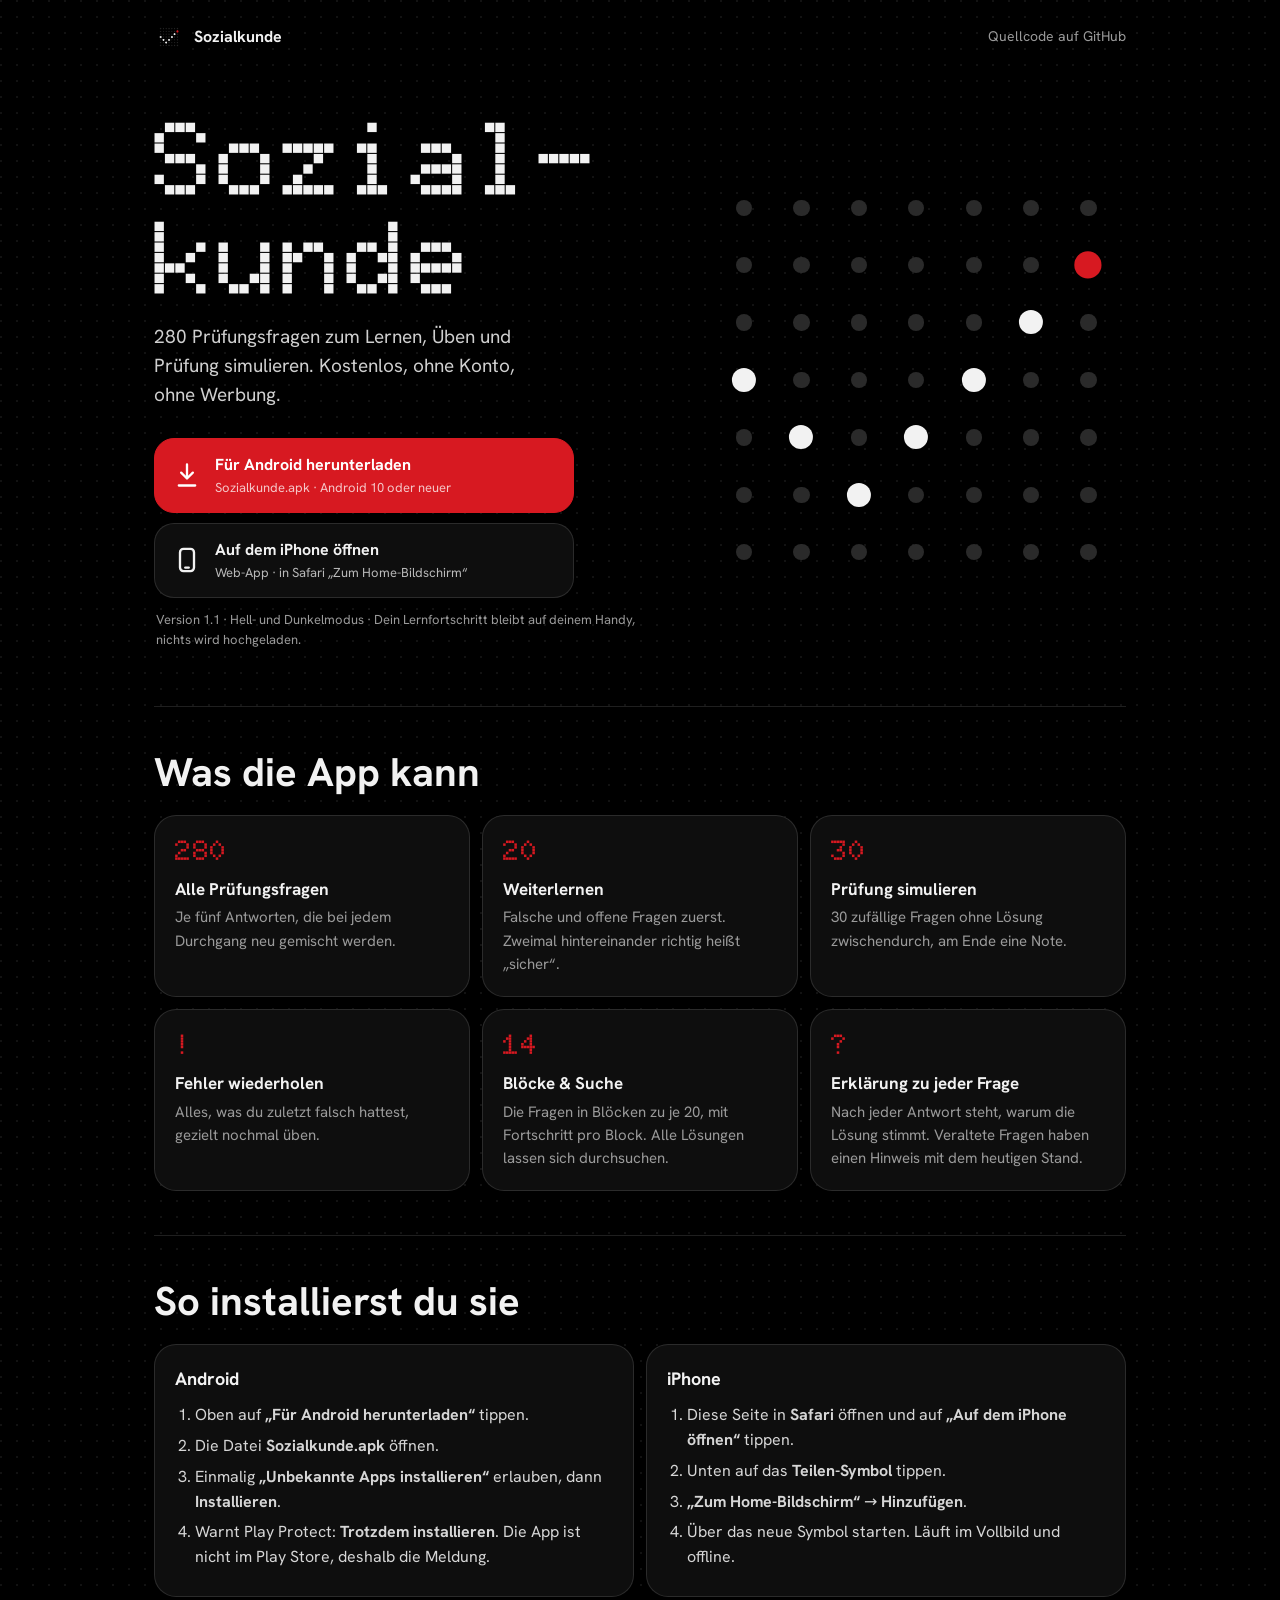
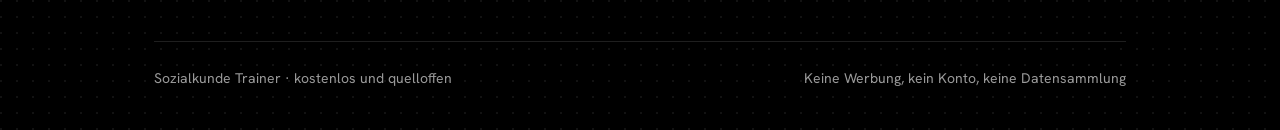
<file: docs/index.html>
<!DOCTYPE html>
<html lang="de">
<head>
<meta charset="utf-8">
<meta name="viewport" content="width=device-width,initial-scale=1">
<title>Sozialkunde – Prüfungstrainer</title>
<meta name="description" content="Kostenloser Sozialkunde-Prüfungstrainer für Android und iPhone: 280 Fragen lernen, Prüfung simulieren, Fehler wiederholen.">
<meta name="theme-color" content="#000000">
<link rel="icon" href="icon-192.png">
<link rel="apple-touch-icon" href="icon-180.png">
<link rel="stylesheet" href="app/fonts.css">
<style>
/* VOICE: ruhig, knapp, wie ein Nothing-Produktblatt
   IDEA: das Punktraster-Display; das App-Icon als großes Punktraster mit Haken
   PICTURE: großes 7×7-Punktraster, der Haken leuchtet weiß, Spitze rot
   COLOUR and TYPE: Schwarz, Weiß, Grau, ein rotes Signal; Doto für Zahlen und Titel, Hanken Grotesk für Text
   LAYOUT: Titel + zwei Download-Knöpfe, Ring daneben; darunter Funktionen und Anleitung */
:root{--bg:#000;--ink:#f2f2f2;--mut:#9a9a9a;--line:#ffffff1f;--card:#0e0e0e;--red:#d71921;color-scheme:dark}
*{box-sizing:border-box;min-width:0}
body{margin:0;background:radial-gradient(circle at 1px 1px,#ffffff12 1px,transparent 1.4px) 0 0/16px 16px,var(--bg);color:var(--ink);font:16px/1.55 Hanken,"Hanken Grotesk",system-ui,sans-serif;overflow-x:clip}
.dot{font-family:Doto,monospace;font-weight:900;letter-spacing:.02em}
.wrap{max-width:1100px;margin:auto;padding:0 max(5vw,18px)}
header{display:flex;justify-content:space-between;align-items:center;padding:22px 0}
header .logo{display:flex;align-items:center;gap:10px;font-weight:700}
header .logo img{width:30px;height:30px;border-radius:9px}
header a{color:var(--mut);text-decoration:none;font-size:14px}
.hero{display:grid;grid-template-columns:minmax(0,1.1fr) minmax(0,.9fr);gap:40px;align-items:center;padding:36px 0 56px}
h1{font-size:clamp(52px,9vw,104px);line-height:.95;margin:0 0 14px}
.lead{font-size:19px;color:#cfcfcf;max-width:34ch;margin:0 0 28px}
.btns{display:flex;flex-direction:column;gap:10px;max-width:420px}
.btn{display:flex;align-items:center;gap:14px;padding:14px 18px;border-radius:20px;text-decoration:none;color:var(--ink);border:1px solid var(--line);background:var(--card);min-height:64px;transition:transform .15s,border-color .2s}
.btn:hover{border-color:#ffffff55}.btn:active{transform:scale(.98)}
.btn.pri{background:var(--red);border-color:var(--red);color:#fff}
.btn svg{flex:none}
.btn b{display:block;font-size:16px}.btn small{display:block;font-size:13px;opacity:.75}
.note{font-size:13px;color:var(--mut);margin:12px 2px 0}
.ring{position:relative;width:min(100%,400px);aspect-ratio:1;margin:auto}
.ring svg{width:100%;height:100%;rotate:-90deg}
.ring .mid{position:absolute;inset:0;display:grid;place-content:center;text-align:center}
.ring .mid b{font-size:clamp(34px,6vw,52px);line-height:1}
.ring .mid small{color:var(--mut);font-size:15px;margin-top:6px}
.arc{stroke-dasharray:0 252;transition:stroke-dasharray 1.4s cubic-bezier(.2,.9,.2,1),stroke-dashoffset 1.4s cubic-bezier(.2,.9,.2,1)}
section{padding:44px 0;border-top:1px solid var(--line)}
h2{font-size:clamp(28px,4vw,40px);line-height:1.05;margin:0 0 22px}
.grid{display:grid;grid-template-columns:repeat(3,minmax(0,1fr));gap:12px}
.card{background:var(--card);border:1px solid var(--line);border-radius:22px;padding:20px}
.card .k{font-size:28px;line-height:1;margin-bottom:12px;color:var(--red)}
.card>b{display:block;font-size:17px;margin-bottom:4px}
.card p{margin:0;color:var(--mut);font-size:15px}
.steps{display:grid;grid-template-columns:repeat(2,minmax(0,1fr));gap:12px}
.steps ol{margin:0;padding-left:20px;color:#d6d6d6}
.steps li{margin:6px 0}
.steps h3{margin:0 0 10px;font-size:18px;display:flex;align-items:center;gap:10px}
footer{border-top:1px solid var(--line);padding:26px 0 40px;color:var(--mut);font-size:14px;display:flex;flex-wrap:wrap;gap:8px 20px;justify-content:space-between}
footer a{color:var(--mut)}
@media(max-width:820px){.hero{grid-template-columns:1fr;padding-top:10px}.ring{width:min(78vw,340px);order:-1}.grid{grid-template-columns:1fr}.steps{grid-template-columns:1fr}.btns{max-width:none}}
@media(prefers-reduced-motion:reduce){.arc{transition:none}}
.mx{display:grid;grid-template-columns:repeat(7,1fr);gap:clamp(10px,3vw,22px);width:min(100%,380px);margin:auto;aspect-ratio:1;place-items:center}
.mx i{width:46%;aspect-ratio:1;border-radius:50%;background:#2a2a2a;transition:background .4s,transform .4s}
.mx i.on{background:#f2f2f2;transform:scale(1.5)}.mx i.r{background:#d71921;transform:scale(1.7)}
@media(max-width:820px){.mx{width:min(70vw,300px);order:-1}}
</style>
</head>
<body>
<div class="wrap">
  <header>
    <span class="logo"><img src="icon-192.png" alt="">Sozialkunde</span>
    <a href="https://github.com/geigerelias5-cpu/Sozialkunde">Quellcode auf GitHub</a>
  </header>
  <div class="hero">
    <div>
      <h1 class="dot">Sozial&shy;kunde</h1>
      <p class="lead">280 Prüfungsfragen zum Lernen, Üben und Prüfung simulieren. Kostenlos, ohne Konto, ohne Werbung.</p>
      <div class="btns">
        <a class="btn pri" href="https://github.com/geigerelias5-cpu/Sozialkunde/releases/latest/download/Sozialkunde.apk">
          <svg width="28" height="28" viewBox="0 0 24 24" fill="none" stroke="currentColor" stroke-width="2" stroke-linecap="round" stroke-linejoin="round"><path d="M12 3v12M7 10l5 5 5-5M5 21h14"/></svg>
          <span><b>Für Android herunterladen</b><small>Sozialkunde.apk · Android 10 oder neuer</small></span></a>
        <a class="btn" href="app/">
          <svg width="28" height="28" viewBox="0 0 24 24" fill="none" stroke="currentColor" stroke-width="2" stroke-linecap="round" stroke-linejoin="round"><rect x="6" y="2.5" width="12" height="19" rx="3"/><path d="M10.5 18.5h3"/></svg>
          <span><b>Auf dem iPhone öffnen</b><small>Web-App · in Safari „Zum Home-Bildschirm“</small></span></a>
      </div>
      <p class="note">Version 1.1 · Hell- und Dunkelmodus · Dein Lernfortschritt bleibt auf deinem Handy, nichts wird hochgeladen.</p>
    </div>
    <div class="mx" id="mx" aria-hidden="true"></div>
  </div>
  <section>
    <h2>Was die App kann</h2>
    <div class="grid">
      <div class="card"><div class="k dot">280</div><b>Alle Prüfungsfragen</b><p>Je fünf Antworten, die bei jedem Durchgang neu gemischt werden.</p></div>
      <div class="card"><div class="k dot">20</div><b>Weiterlernen</b><p>Falsche und offene Fragen zuerst. Zweimal hintereinander richtig heißt „sicher“.</p></div>
      <div class="card"><div class="k dot">30</div><b>Prüfung simulieren</b><p>30 zufällige Fragen ohne Lösung zwischendurch, am Ende eine Note.</p></div>
      <div class="card"><div class="k dot">!</div><b>Fehler wiederholen</b><p>Alles, was du zuletzt falsch hattest, gezielt nochmal üben.</p></div>
      <div class="card"><div class="k dot">14</div><b>Blöcke &amp; Suche</b><p>Die Fragen in Blöcken zu je 20, mit Fortschritt pro Block. Alle Lösungen lassen sich durchsuchen.</p></div>
      <div class="card"><div class="k dot">?</div><b>Erklärung zu jeder Frage</b><p>Nach jeder Antwort steht, warum die Lösung stimmt. Veraltete Fragen haben einen Hinweis mit dem heutigen Stand.</p></div>
    </div>
  </section>
  <section>
    <h2>So installierst du sie</h2>
    <div class="steps">
      <div class="card"><h3>Android</h3>
        <ol>
          <li>Oben auf <b>„Für Android herunterladen“</b> tippen.</li>
          <li>Die Datei <b>Sozialkunde.apk</b> öffnen.</li>
          <li>Einmalig <b>„Unbekannte Apps installieren“</b> erlauben, dann <b>Installieren</b>.</li>
          <li>Warnt Play Protect: <b>Trotzdem installieren</b>. Die App ist nicht im Play Store, deshalb die Meldung.</li>
        </ol></div>
      <div class="card"><h3>iPhone</h3>
        <ol>
          <li>Diese Seite in <b>Safari</b> öffnen und auf <b>„Auf dem iPhone öffnen“</b> tippen.</li>
          <li>Unten auf das <b>Teilen-Symbol</b> tippen.</li>
          <li><b>„Zum Home-Bildschirm“</b> → <b>Hinzufügen</b>.</li>
          <li>Über das neue Symbol starten. Läuft im Vollbild und offline.</li>
        </ol></div>
    </div>
  </section>
  <footer>
    <span>Sozialkunde Trainer · kostenlos und quelloffen</span>
    <span>Keine Werbung, kein Konto, keine Datensammlung</span>
  </footer>
</div>
<script>
{
  const ck=[[0,3],[1,4],[2,5],[3,4],[4,3],[5,2],[6,1]],mx=document.getElementById('mx');
  mx.innerHTML=Array.from({length:49},(_, i)=>'<i></i>').join('');
  const dots=mx.querySelectorAll('i');
  const reduce=matchMedia('(prefers-reduced-motion:reduce)').matches;
  ck.forEach(([x,y],k)=>setTimeout(()=>dots[y*7+x].classList.add(k===6?'r':'on'),reduce?0:300+k*140));
}
</script>
</body>
</html>
</file>
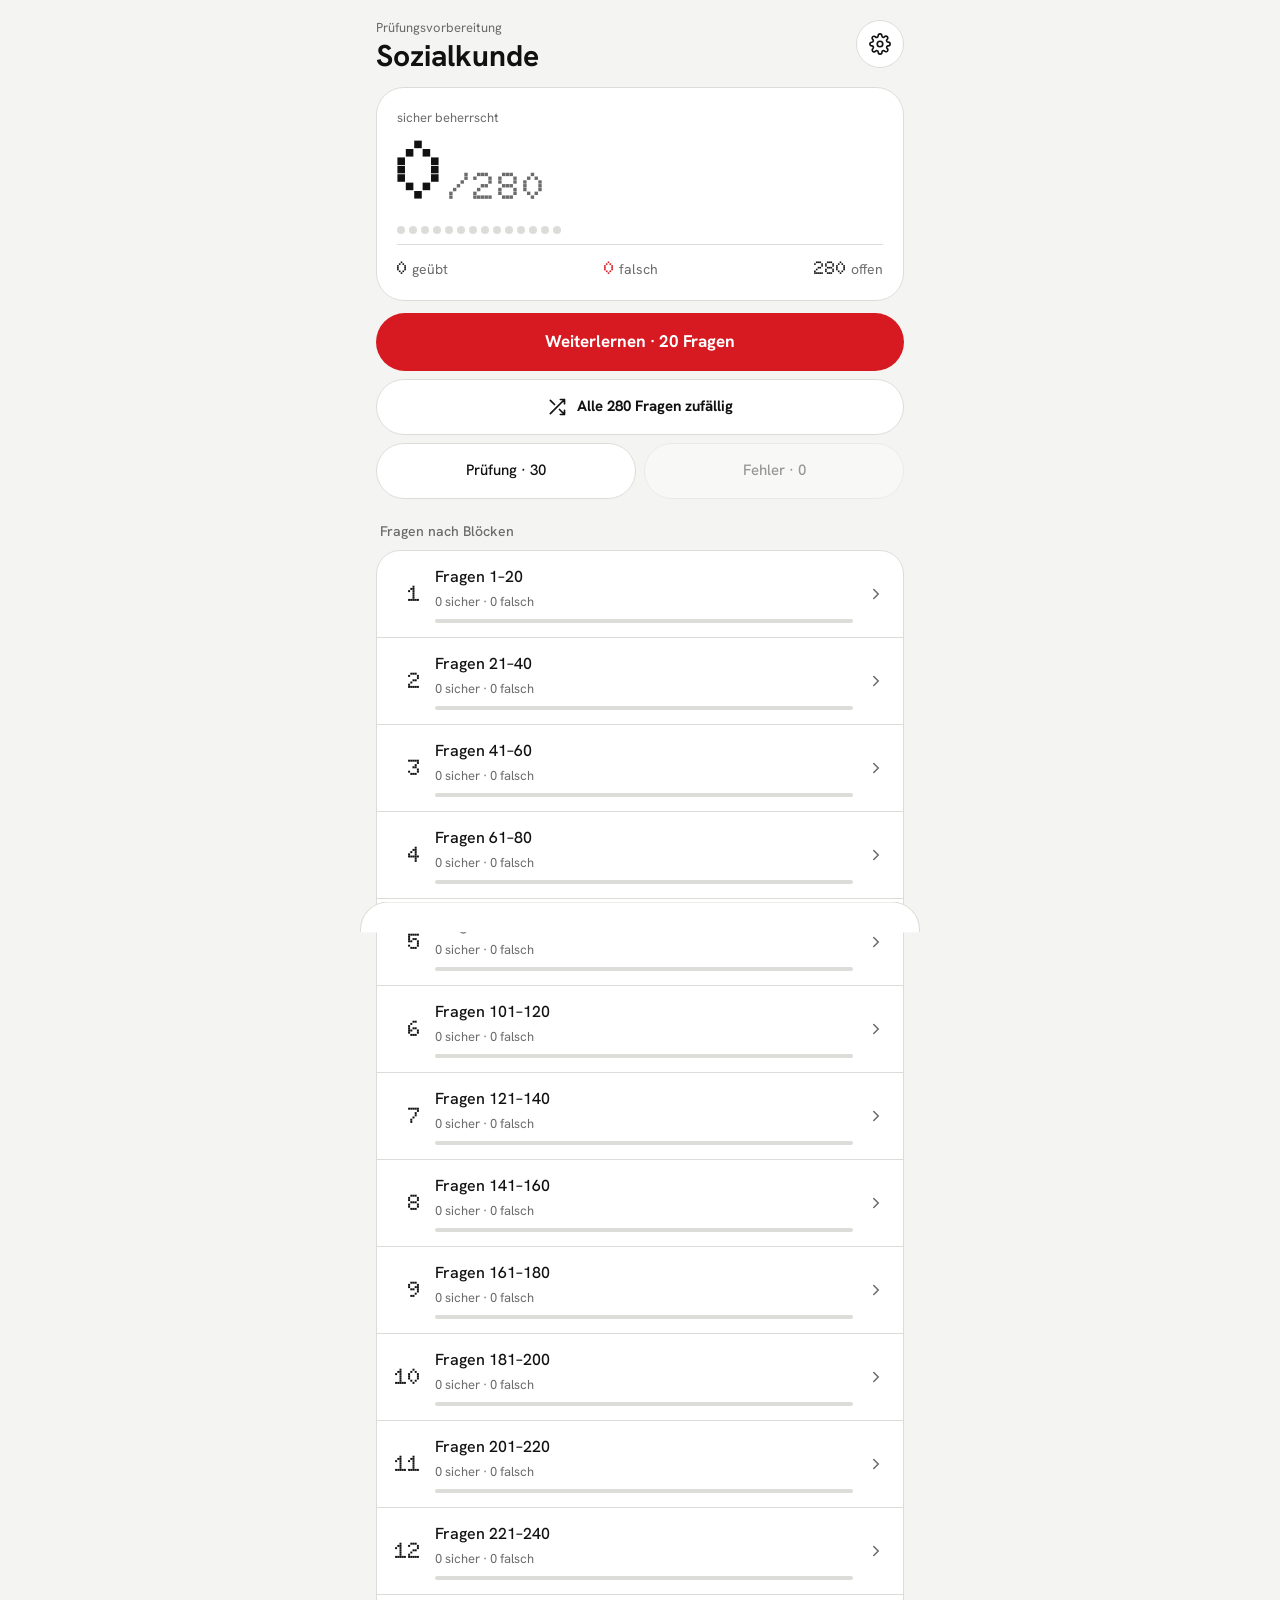
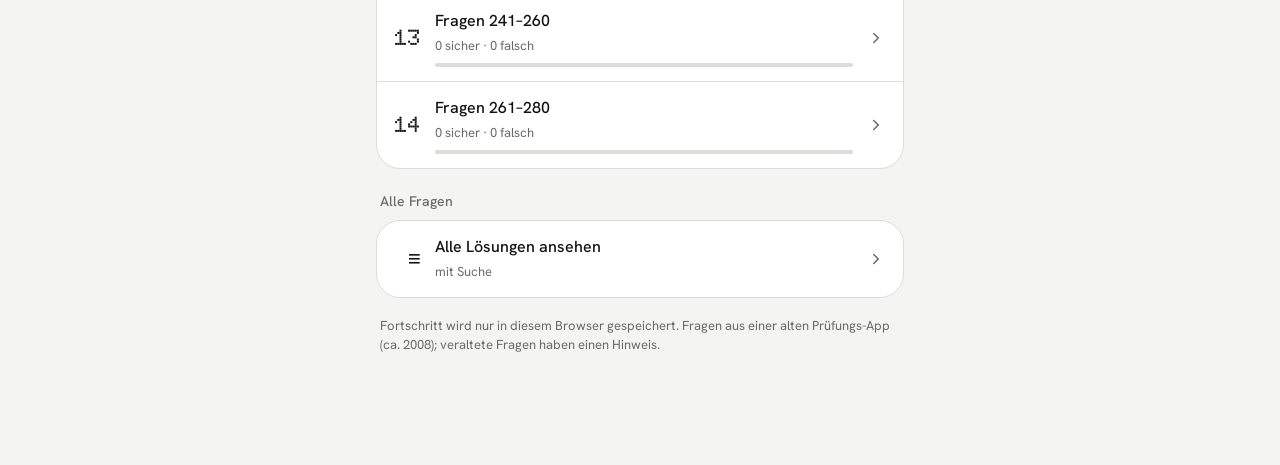
<file: docs/app/index.html>
<!DOCTYPE html>
<html lang="de"><head><meta charset="utf-8">
<meta name="viewport" content="width=device-width,initial-scale=1,viewport-fit=cover">
<meta name="theme-color" content="#050505">
<title>Sozialkunde Trainer</title>
<link rel="stylesheet" href="fonts.css">
<meta name="apple-mobile-web-app-capable" content="yes">
<meta name="mobile-web-app-capable" content="yes">
<meta name="apple-mobile-web-app-status-bar-style" content="black-translucent">
<meta name="apple-mobile-web-app-title" content="Sozialkunde">
<link rel="apple-touch-icon" href="icon-180.png">
<link rel="icon" href="icon-192.png">
<link rel="manifest" href="manifest.webmanifest">
<style>
/* VOICE: ruhig, technisch, knapp – wie ein Nothing-Systemscreen
   IDEA: Punktmatrix-Display; Fortschritt als Zahl in Punktschrift und als Punktreihe
   PICTURE: große Doto-Zahl „sicher / 280“ mit Punktleiste, darunter Blöcke als Liste
   COLOUR and TYPE: Schwarz/Weiß, Grautöne, ein rotes Signal #d71921; Doto für Zahlen, Hanken Grotesk für Text
   LAYOUT: eine Spalte, Handy zuerst, nur große Listenzeilen und Pill-Buttons */
:root{color-scheme:light dark;--bg:light-dark(#f4f4f2,#050505);--ink:light-dark(#111,#f2f2f2);--mut:light-dark(#6b6b6b,#9a9a9a);--card:light-dark(#fff,#151515);--card2:light-dark(#ececea,#1e1e1e);--line:light-dark(#dcdcd8,#2a2a2a);--red:#d71921;--green:light-dark(#12923f,#2fc463)}
:root[data-theme=light]{color-scheme:light}:root[data-theme=dark]{color-scheme:dark}
*{box-sizing:border-box;min-width:0;-webkit-tap-highlight-color:transparent}
html{-webkit-text-size-adjust:100%}body{overscroll-behavior-y:none}
body{margin:0;background:var(--bg);color:var(--ink);font:16px/1.5 "Hanken Grotesk",system-ui,sans-serif;overflow-x:clip}
.dot{font-family:Doto,"Hanken Grotesk",monospace;font-weight:900;letter-spacing:.02em}
button{font:inherit;color:inherit;transition:transform .15s}button:active:not(:disabled){transform:scale(.97)}
button:focus-visible,input:focus-visible{outline:2px solid var(--red);outline-offset:2px}
.wrap{max-width:560px;margin:0 auto;padding:calc(18px + env(safe-area-inset-top)) max(16px,env(safe-area-inset-right)) calc(110px + env(safe-area-inset-bottom))}
.cap{font-size:13px;color:var(--mut);margin:0}
h1{font-size:30px;line-height:1.05;margin:2px 0 0;font-weight:700}
.hero{background:var(--card);border:1px solid var(--line);border-radius:28px;padding:20px 20px 18px;margin:16px 0 12px}
.big{font-size:clamp(56px,19vw,84px);line-height:1}.big span{color:var(--mut);font-size:.45em}
.dots{display:flex;flex-wrap:wrap;gap:4px;margin:14px 0 10px}
.dots i{width:8px;height:8px;border-radius:50%;background:var(--line)}.dots i.k{background:var(--ink)}.dots i.w{background:var(--red)}.dots i.s{background:var(--mut)}
.row3{display:flex;justify-content:space-between;font-size:14px;color:var(--mut);border-top:1px solid var(--line);padding-top:10px}
.row3 b{color:var(--ink);font-family:Doto,monospace;font-weight:900;font-size:18px;margin-right:4px}.row3 .r b{color:var(--red)}
.pri{width:100%;min-height:58px;border:0;border-radius:99px;background:var(--red);color:#fff;font-weight:700;font-size:17px;cursor:pointer;display:flex;align-items:center;justify-content:center;gap:10px}
.sec.wide{width:100%;margin-top:8px;display:flex;align-items:center;justify-content:center;gap:10px;font-weight:700}
.acts{display:grid;grid-template-columns:minmax(0,1fr) minmax(0,1fr);gap:8px;margin-top:8px}
.sec{min-height:56px;border:1px solid var(--line);border-radius:99px;background:var(--card);font-weight:500;font-size:15px;cursor:pointer;padding:0 12px}
.sec:disabled{opacity:.4;cursor:default}
h3{font-size:14px;color:var(--mut);font-weight:500;margin:22px 4px 8px}
.list{list-style:none;margin:0;padding:0;background:var(--card);border:1px solid var(--line);border-radius:24px;overflow:hidden}
.list>li+li{border-top:1px solid var(--line)}
.blk{width:100%;border:0;background:none;text-align:left;padding:14px 18px;min-height:68px;cursor:pointer;display:grid;grid-template-columns:auto minmax(0,1fr) auto;gap:14px;align-items:center}
.blk .n{font-family:Doto,monospace;font-weight:900;font-size:22px;width:2ch;text-align:right}
.blk b{display:block;font-weight:500}.blk small{color:var(--mut);font-size:13px}
.tr{display:block;height:4px;border-radius:99px;background:var(--line);overflow:hidden;margin-top:6px;display:flex}
.tr i{height:100%}.tr .k{background:var(--ink)}.tr .s{background:var(--mut)}.tr .w{background:var(--red)}
.chev{color:var(--mut);transition:transform .3s}.open .chev{transform:rotate(90deg)}
.sub{display:grid;grid-template-rows:0fr;transition:grid-template-rows .35s cubic-bezier(.2,.9,.2,1)}.open .sub{grid-template-rows:1fr}
.sub>div{overflow:hidden}
.sub .go{margin:0 14px 10px;width:calc(100% - 28px);min-height:50px;border:0;border-radius:99px;background:var(--ink);color:var(--bg);font-weight:700;cursor:pointer}
.qi{width:100%;border:0;border-top:1px solid var(--line);background:none;text-align:left;padding:12px 18px;min-height:56px;cursor:pointer;display:grid;grid-template-columns:10px minmax(0,1fr);gap:12px;align-items:center;font-size:15px}
.qi i{width:10px;height:10px;border-radius:50%;border:1.5px solid var(--mut)}.qi i.k{background:var(--ink);border-color:var(--ink)}.qi i.s{background:var(--mut);border-color:var(--mut)}.qi i.w{background:var(--red);border-color:var(--red)}
.qi span{overflow:hidden;text-overflow:ellipsis;display:-webkit-box;-webkit-line-clamp:2;-webkit-box-orient:vertical}
.foot2{font-size:13px;color:var(--mut);margin:18px 4px 0}
.lnk{border:0;background:none;color:var(--mut);text-decoration:underline;font-size:14px;padding:12px 4px;min-height:44px;cursor:pointer}
/* Quiz */
.top{display:flex;align-items:center;justify-content:space-between;gap:10px}
.ib{width:48px;height:48px;border-radius:50%;border:1px solid var(--line);background:var(--card);cursor:pointer;display:grid;place-items:center;flex:none}
.cnt{font-family:Doto,monospace;font-weight:900;font-size:20px}
.pbar{display:flex;gap:3px;margin:14px 0 18px}.pbar i{flex:1;height:4px;border-radius:99px;background:var(--line)}.pbar i.d{background:var(--ink)}.pbar i.c{background:var(--red)}
.qn{font-size:13px;color:var(--mut)}
.q{font-size:clamp(21px,5.6vw,25px);line-height:1.25;font-weight:700;margin:4px 0 18px;text-wrap:pretty}
.ans{display:grid;gap:8px}
.a{width:100%;text-align:left;background:var(--card);border:1px solid var(--line);border-radius:22px;padding:14px 16px;min-height:60px;cursor:pointer;display:grid;grid-template-columns:28px minmax(0,1fr);gap:12px;align-items:center;font-size:16px;line-height:1.35}
.a .k{width:28px;height:28px;border-radius:50%;background:var(--card2);display:grid;place-items:center;font-family:Doto,monospace;font-weight:900;font-size:15px}
.a.ok{border-color:var(--green);background:var(--green);color:#fff;font-weight:600}.a.ok .k{background:#fff;color:var(--green)}
.a.bad{border-color:var(--red);background:var(--red);color:#fff}.a.bad .k{background:#fff;color:var(--red)}
.a.dim{opacity:.4}
.note{margin-top:14px;padding:14px 16px;border:1px solid var(--line);border-radius:22px;background:var(--card);font-size:15px}
.note b{display:flex;align-items:center;gap:8px;font-size:13px;color:var(--red);margin-bottom:4px}.note b::before{content:"";width:8px;height:8px;border-radius:50%;background:var(--red)}
.bot{position:fixed;left:0;right:0;bottom:0;padding:12px 16px calc(14px + env(safe-area-inset-bottom));background:linear-gradient(transparent,var(--bg) 35%)}
.bot .in{max-width:560px;margin:0 auto;display:flex;gap:8px}
.bot .pri{flex:1}.bot .sec{flex:0 0 auto;padding:0 22px}
.res{text-align:center;margin:30px 0 10px}.res .big{font-size:clamp(90px,32vw,150px)}.res p{color:var(--mut);margin:6px 0}
.ri{list-style:none;padding:14px 18px}.ri .qn{margin-bottom:2px}.ri .aa{font-weight:700;margin-top:4px}.ri .nn{color:var(--mut);font-size:13px;margin-top:4px}
.search{width:100%;font-size:16px;padding:0 20px;min-height:54px;border-radius:99px;border:1px solid var(--line);background:var(--card);color:var(--ink);margin:14px 0 10px}
.dlg{background:var(--card);border:1px solid var(--line);border-radius:22px;padding:16px;margin-top:6px}
.dlg .in{display:flex;gap:8px;margin-top:12px}.dlg .in button{flex:1}
.hd{display:flex;align-items:flex-start;justify-content:space-between;gap:12px}
.gear{width:48px;height:48px;border-radius:50%;border:1px solid var(--line);background:var(--card);cursor:pointer;display:grid;place-items:center;flex:none;margin-top:2px}
.ov{position:fixed;inset:0;z-index:50;pointer-events:none}
.ov .dim{position:absolute;inset:0;background:#000;opacity:0;transition:opacity .3s}
.ov .pan{position:absolute;left:0;right:0;bottom:0;max-width:560px;margin:0 auto;background:var(--card);border:1px solid var(--line);border-bottom:0;border-radius:28px 28px 0 0;padding:10px 18px calc(20px + env(safe-area-inset-bottom));transform:translateY(105%);transition:transform .4s cubic-bezier(.2,.9,.2,1)}
.ov.on{pointer-events:auto}.ov.on .dim{opacity:.55}.ov.on .pan{transform:none}
.grab{width:40px;height:4px;border-radius:2px;background:var(--line);margin:0 auto 12px}
.pan h2{font-size:22px;margin:0 0 10px;display:flex;justify-content:space-between;align-items:center}
.set{display:flex;align-items:center;justify-content:space-between;gap:14px;width:100%;border:0;border-top:1px solid var(--line);background:none;padding:14px 2px;min-height:64px;text-align:left;cursor:pointer}
.set small{display:block;color:var(--mut);font-size:13px}
.sw{flex:none;width:56px;height:34px;border-radius:99px;background:var(--line);position:relative;transition:background .25s}
.sw::after{content:"";position:absolute;top:3px;left:3px;width:28px;height:28px;border-radius:50%;background:#fff;box-shadow:0 2px 6px #0004;transition:transform .25s cubic-bezier(.2,.9,.2,1)}
.set[aria-checked=true] .sw{background:var(--red)}.set[aria-checked=true] .sw::after{transform:translateX(22px)}
.set.warn{color:var(--red);font-weight:700}
.conf{border:1px solid color-mix(in srgb,var(--red) 45%,transparent);border-radius:22px;padding:16px;margin-top:6px}
.conf b{display:block;font-size:17px;margin-bottom:4px}.conf p{margin:0;color:var(--mut);font-size:14px}
.conf .in{display:flex;gap:8px;margin-top:14px}.conf .in button{flex:1}
.conf .del{min-height:52px;border:0;border-radius:99px;background:var(--red);color:#fff;font-weight:700;cursor:pointer}
.conf .no{min-height:52px;border:1px solid var(--line);border-radius:99px;background:var(--card);font-weight:500;cursor:pointer}
.toast{position:fixed;left:50%;bottom:calc(24px + env(safe-area-inset-bottom));transform:translate(-50%,20px);background:#000;color:#f2f2f2;border:1px solid #ffffff1f;border-radius:99px;padding:12px 20px;font-size:14px;opacity:0;transition:opacity .3s,transform .3s;z-index:60;pointer-events:none;white-space:nowrap}
.toast.on{opacity:1;transform:translate(-50%,0)}
.note p{margin:0}.note .rt{font-weight:700;margin-bottom:6px}
.note.ex b{color:var(--ink)}.note.ex b::before{background:var(--ink)}.note.ok b::before{background:var(--ink)}
.ri .ee{color:var(--mut);font-size:14px;margin-top:6px}
.tr2{display:flex;align-items:center;gap:8px}
.ib.mic.on{background:var(--red);border-color:var(--red);color:#fff}
.vst{display:flex;align-items:center;gap:10px;min-height:22px;margin:-6px 0 12px;font-size:14px;color:var(--mut)}
.vst:empty{display:none}
.vst i{width:10px;height:10px;border-radius:50%;background:var(--mut);flex:none}
.vst.listen{color:var(--red);font-weight:700}.vst.listen i{background:var(--red);animation:pulse 1s ease-in-out infinite}
.vst.speak i{background:var(--ink);animation:pulse 1.4s ease-in-out infinite}
@keyframes pulse{50%{transform:scale(1.6);opacity:.45}}
.a.rd{border-color:var(--ink);box-shadow:0 0 0 1px var(--ink)}
.seg{display:flex;gap:4px;background:var(--card2);border-radius:99px;padding:4px;flex:none}
.seg button{border:0;background:none;border-radius:99px;min-height:40px;padding:0 12px;font-size:14px;cursor:pointer;color:var(--mut)}
.seg button[aria-pressed=true]{background:var(--card);color:var(--ink);font-weight:700;box-shadow:0 1px 3px #0002}
.setx{display:flex;align-items:center;justify-content:space-between;gap:12px;border-top:1px solid var(--line);padding:12px 2px;min-height:64px;flex-wrap:wrap}
.setx small{display:block;color:var(--mut);font-size:13px}
.vhint{font-size:13px;color:var(--mut);margin:-4px 2px 8px}
.a.pick{border-color:var(--ink);box-shadow:0 0 0 1px var(--ink)}.a.pick .k{background:var(--ink);color:var(--bg)}
.swh{text-align:center;color:var(--mut);font-size:13px;margin:16px 0 0}
#app{touch-action:pan-y}
.ov .pan{max-height:88vh;overflow-y:auto;overscroll-behavior:contain}
.sech{font-size:13px;color:var(--mut);margin:16px 2px 6px;font-weight:500}
.btn2{display:grid;grid-template-columns:minmax(0,1fr) minmax(0,1fr);gap:8px}
.btn3{display:flex;flex-wrap:wrap;gap:8px;margin-top:10px}.btn3 .sbtn{flex:1 1 140px}
.sbtn{min-height:52px;border:1px solid var(--line);border-radius:99px;background:var(--card2);font-weight:500;font-size:15px;cursor:pointer;padding:0 14px}
.sbtn.pri2{background:var(--ink);color:var(--bg);border-color:var(--ink);font-weight:700}
.box{border:1px solid var(--line);border-radius:22px;padding:16px}.box b{display:block;font-size:17px}.box p{margin:4px 0 0;color:var(--mut);font-size:14px}
.code{width:100%;margin-top:10px;border:1px solid var(--line);border-radius:14px;background:var(--bg);color:var(--ink);font:13px/1.4 ui-monospace,Menlo,monospace;padding:10px 12px;resize:vertical;word-break:break-all}
.lnk2{border:0;background:none;color:var(--mut);text-decoration:underline;font-size:14px;min-height:44px;padding:0 4px;margin-top:4px;cursor:pointer}
/* Ergebnis-Streifen hinter der ganzen Seite: grün = richtig, rot = falsch */
body::before{content:"";position:fixed;inset:0;z-index:-1;pointer-events:none;opacity:0;transition:opacity .35s}
body.mood-ok::before{opacity:1;background:repeating-linear-gradient(135deg,color-mix(in srgb,var(--green) 22%,transparent) 0 18px,transparent 18px 36px)}
body.mood-bad::before{opacity:1;background:repeating-linear-gradient(135deg,color-mix(in srgb,var(--red) 22%,transparent) 0 18px,transparent 18px 36px)}
body{position:relative;isolation:isolate}
.note.ok{border-color:var(--green);border-width:2px}.note.ok b{color:var(--green);font-size:15px}.note.ok b::before{background:var(--green)}
.note.bad{border-color:var(--red);border-width:2px}.note.bad b{font-size:15px}
.verdict{display:flex;align-items:center;gap:10px;border-radius:22px;padding:12px 16px;margin-top:14px;color:#fff;font-weight:700;font-size:18px}
.verdict.ok{background:var(--green)}.verdict.bad{background:var(--red)}
.verdict svg{flex:none}
body.mood-ok .bot .pri{background:var(--green)}
@keyframes pop{0%{transform:scale(.92);opacity:0}60%{transform:scale(1.03)}100%{transform:none;opacity:1}}
.verdict{animation:pop .35s cubic-bezier(.2,.9,.2,1) both}
@keyframes up{from{opacity:0;transform:translateY(12px)}}
.enter>*{animation:up .45s cubic-bezier(.2,.9,.2,1) both}.enter>*:nth-child(2){animation-delay:.04s}.enter>*:nth-child(3){animation-delay:.08s}.enter>*:nth-child(n+4){animation-delay:.12s}
@media(prefers-reduced-motion:reduce){*{animation:none!important;transition:none!important}}
</style></head><body>
<div class="wrap" id="app"></div>
<div class="ov" id="ov" aria-hidden="true"><div class="dim" id="ovdim"></div><div class="pan" role="dialog" aria-label="Einstellungen" id="pan"></div></div>
<div class="toast" id="toast"></div>
<div class="bot" id="bot" hidden><div class="in" id="botin"></div></div>
<script>
const DATA=[{"q":"Wer ist von drohender Arbeitslosigkeit am meisten betroffen?","a":["Selbständige","Personen ohne Berufsausbildung","Facharbeiter","Akademiker","Umschüler"],"c":1,"n":"","e":"Wer keine Berufsausbildung hat, kann meist nur einfache Tätigkeiten ausüben. Genau diese Stellen fallen bei Rationalisierung und Automatisierung zuerst weg."},{"q":"Eine ledige Arbeitnehmerin ohne Kinder wird eingestellt in Lohnsteuerklasse","a":["I","II","III","IV","V"],"c":0,"n":"","e":"Steuerklasse I gilt für Ledige, Geschiedene und dauernd getrennt Lebende ohne Kinder. Alleinerziehende bekommen Klasse II, Verheiratete III, IV oder V."},{"q":"Welches Wirtschaftsprinzip wird in der Bundesrepublik Deutschland angewandt?","a":["freie Marktwirtschaft","soziale Marktwirtschaft","freie wirtschaft","planwirtschaft","Verwaltungswirtschaft"],"c":1,"n":"","e":"Die soziale Marktwirtschaft verbindet freien Wettbewerb mit sozialem Ausgleich durch den Staat. Sie wurde nach 1948 von Ludwig Erhard eingeführt."},{"q":"Was ist eine Aktie?","a":["Anteil am ausgeschütteten Gewinn eines Unternehmens","Anteil am Kapitalvermögen einer AG","Pfandbrief","Schuldverschreibung","Aktie ist ein anderes Wort für Dividende"],"c":1,"n":"","e":"Mit einer Aktie besitzt man einen Anteil am Grundkapital einer Aktiengesellschaft und ist damit Miteigentümer. Der Gewinnanteil daraus heißt Dividende."},{"q":"Was wird durch die Tarifautonomie geregelt?","a":["Unfallschutz am Arbeitsplatz","Zuständigkeit bei Gesellen- und Meisterprüfungen","Arbeitszeit, Lohn und Urlaub von Arbeitnehmern","Verpflichtung der selbständigen Meister, Auszubildende korrekt zu unterweisen","Regelungen zum Jugendarbeitsschutzgesetz"],"c":2,"n":"","e":"Tarifautonomie heißt: Gewerkschaften und Arbeitgeberverbände handeln Löhne und Arbeitsbedingungen wie Arbeitszeit und Urlaub selbst aus, ohne dass der Staat eingreift."},{"q":"Wer zwingt den privaten Betrieb wirtschaftlich zu handeln?","a":["Die Innung","Die Konkurrenz","Das Wirtschaftsministerium","Das Finanzamt","Der Bundeskanzler"],"c":1,"n":"","e":"Im Wettbewerb überlebt nur, wer kostengünstig und gut anbietet. Die Konkurrenz zwingt den Betrieb deshalb, wirtschaftlich zu arbeiten."},{"q":"Was versteht man unter „Konjunktur“?","a":["Die Entwicklung der Arbeitslosenzahl","Die Entwicklung der Preise","Die jeweilige wirtschaftliche Lage bzw. Gesamtentwicklung","Stetiges Wirtschaftswachstum","Das Bruttoinlandsprodukt"],"c":2,"n":"","e":"Konjunktur beschreibt die gesamtwirtschaftliche Lage und ihre Schwankungen. Sie verläuft in Phasen: Aufschwung, Hochkonjunktur (Boom), Abschwung und Tiefstand."},{"q":"Mit welchem Fachbegriff wird das Produktionsergebnis eines Landes in einem Jahr bezeichnet?","a":["Subventionen","Investitionen","Sozialprodukt","Konjunktur","Inflation"],"c":2,"n":"","e":"Das Sozialprodukt misst den Wert aller in einem Jahr hergestellten Waren und Dienstleistungen einer Volkswirtschaft. Heute verwendet man meist das Bruttoinlandsprodukt (BIP)."},{"q":"Welche konjunkturpolitische Maßnahme ist im Konjunkturabschwung sinnvoll?","a":["Erhöhung der Steuern","Senkung der Zinsen","Haushaltskürzungen bzw. Streichungen von geplanten Investitionen","Aufwertung des Euro","Kürzung der Transferleistungen"],"c":1,"n":"","e":"Sinkende Zinsen machen Kredite billiger. Unternehmen investieren und Verbraucher kaufen mehr, dadurch wird die Wirtschaft belebt."},{"q":"Kreuzen Sie ein Hauptziel staatlicher Wirtschaftspolitik an!","a":["Arbeitslosigkeit","Mangel an Verbrauchsgütern","Schleichende Inflation","Stetes Wirtschaftswachstum","30-Stunden-Woche"],"c":3,"n":"","e":"Das Stabilitätsgesetz von 1967 nennt vier Hauptziele, das „Magische Viereck“: stetiges und angemessenes Wachstum, stabile Preise, hoher Beschäftigungsstand und außenwirtschaftliches Gleichgewicht."},{"q":"Welche der genannten Steuern wird vom Arbeitslohn abgezogen?","a":["Einkommenssteuer","Gewerbesteuer","Grundsteuer","Kirchensteuer","Haftpflichtversicherung"],"c":3,"n":"","e":"Vom Lohn zieht der Arbeitgeber Lohnsteuer, Solidaritätszuschlag (nur noch bei hohen Einkommen) und bei Kirchenmitgliedern die Kirchensteuer ab. Gewerbe- und Grundsteuer zahlen Betriebe bzw. Grundeigentümer."},{"q":"Welches Ziel strebt man mit der Rationalisierung in erster Linie an?","a":["Geringere Produktion","Kostensenkung","Längere Arbeitszeit","Geringeren Lebensstandard","Senkung der Inflation"],"c":1,"n":"","e":"Rationalisierung heißt, mit besseren Maschinen und Abläufen dasselbe mit weniger Aufwand herzustellen. Ziel ist es, die Kosten zu senken."},{"q":"Ein Arbeitnehmer hat einen Arbeitsunfall erlitten. Welche Stelle muss benachrichtigt werden?","a":["Industrie- und Handelskammer","Berufsgenossenschaft","Arbeitsamt","AOK (Allgemeine Ortskrankenkasse)","Handwerkskammer"],"c":1,"n":"","e":"Die Berufsgenossenschaft ist Träger der gesetzlichen Unfallversicherung. Ein Arbeitsunfall mit mehr als drei Tagen Arbeitsunfähigkeit muss ihr vom Arbeitgeber gemeldet werden."},{"q":"Worauf ist in der Marktwirtschaft die unternehmerische Betätigung gerichtet?","a":["Auf Erfüllung staatlich festgelegter Planziele","Auf Gewinn","Auf Spekulationen","Auf Umsatz zu Selbstkosten","Senkung der Arbeitslosigkeit"],"c":1,"n":"","e":"In der Marktwirtschaft tragen Unternehmer das Risiko selbst. Ihr Antrieb ist der Gewinn, nicht staatliche Vorgaben."},{"q":"Ein Arbeitnehmer meint, er sei zu Unrecht fristlos entlassen worden. Welches Gericht ist zuständig?","a":["Arbeitsgericht","Verwaltungsgericht","Zivilkammer des Landgerichts","Sozialgericht","Finanzgericht"],"c":0,"n":"","e":"Für alle Streitigkeiten aus dem Arbeitsverhältnis, zum Beispiel eine Kündigung, ist das Arbeitsgericht zuständig. Eine Kündigungsschutzklage muss innerhalb von 3 Wochen eingereicht werden."},{"q":"Bei einem Arbeitsplatzwechsel muss dem neuen Arbeitgeber der Sozialversicherungsausweis vorgelegt werden. Welches Dokument ist außerdem noch auszuhändigen?","a":["Lohnsteuerkarte","Geburtsurkunde","Letztes Zeugnis der Grundschule","Reisepass","Personalausweis"],"c":0,"n":"Die Lohnsteuerkarte wurde 2013 durch das elektronische Verfahren ELStAM ersetzt. Heute gibt man dem Arbeitgeber Steuer-ID und Geburtsdatum.","e":"Früher gab man dem neuen Arbeitgeber die Lohnsteuerkarte, damit er die Lohnsteuer richtig berechnen konnte. Heute läuft das elektronisch über die Steuer-ID (ELStAM)."},{"q":"Von einem Unternehmen wird gesagt, es habe eine Monopolstellung inne. Was meint man damit?","a":["Es arbeitet überwiegend mit Fremdkapital","Es handelt sich um ein Unternehmen mit Staatsbeteiligung","Es handelt sich um eine Filiale eines ausländischen Unternehmens","Es handelt sich um ein marktbeherrschendes Unternehmen","Eine Firma, die sich auf die Herstellung von Monopolyspielen spezialisiert hat"],"c":3,"n":"","e":"Ein Monopol hat ein Unternehmen, das als einziger Anbieter den Markt beherrscht. Ohne Konkurrenz kann es Preise weitgehend selbst bestimmen."},{"q":"In welchem Fall wird gegen den sozialen Arbeitsschutz verstoßen?","a":["Eine Schwangere muss bis 4 Wochen vor der Niederkunft arbeiten","Ein 20-jähriger muss im Akkord arbeiten","Ein Arbeitnehmer muss Schichtarbeit leisten","Ein Bauarbeiter muss einen Schutzhelm tragen","Ein Jugendlicher muss in der Woche 40 Stunden arbeiten"],"c":0,"n":"","e":"Nach dem Mutterschutzgesetz dürfen werdende Mütter 6 Wochen vor der Geburt nur arbeiten, wenn sie es ausdrücklich selbst wollen. Eine Pflicht bis 4 Wochen vorher verstößt dagegen."},{"q":"Welches Gericht ist zuständig für Streitigkeiten zwischen Versicherten und Pflichtkrankenkasse?","a":["Verwaltungsgericht","Arbeitsgericht","Finanzgericht","Sozialgericht","Amtsgericht"],"c":3,"n":"","e":"Streit mit Sozialversicherungsträgern (Kranken-, Renten-, Unfall-, Pflege-, Arbeitslosenversicherung) entscheidet das Sozialgericht."},{"q":"Wonach wird in der Marktwirtschaft der Preis einer Ware bestimmt?","a":["Durch Festsetzung der Preise seitens der Regierung","Durch Angebot und Nachfrage","Durch Festlegens der Preise seitens der Hersteller","Durch die jeweilige Währung","Der Preis wird vom Kartellamt festgelegt"],"c":1,"n":"","e":"In der Marktwirtschaft bildet sich der Preis durch Angebot und Nachfrage. Steigt die Nachfrage, steigt der Preis, steigt das Angebot, sinkt er."},{"q":"Welche Versicherung nimmt man in Anspruch, wenn man auf Dauer arbeitsunfähig ist?","a":["Rentenversicherung","Krankenversicherung","Arbeitslosenversicherung","Haftpflichtversicherung","Pflegeversicherung"],"c":0,"n":"","e":"Wer dauerhaft nicht mehr arbeiten kann, bekommt eine Erwerbsminderungsrente von der Rentenversicherung. Die Krankenkasse zahlt nur vorübergehend Krankengeld."},{"q":"Wer ist für die Herausgabe der Unfallverhütungsvorschriften zuständig?","a":["Das Wirtschaftsministerium","Die zuständige Berufsgenossenschaft","Das Gewerbeaufsichtsamt","Die Innung","Die Handwerkskammer"],"c":1,"n":"","e":"Die Berufsgenossenschaften erlassen die Unfallverhütungsvorschriften für ihre Branchen und überwachen auch deren Einhaltung."},{"q":"Wie heißt die erste Instanz der ordentlichen Gerichtsbarkeit?","a":["Oberlandesgericht","Landgericht","Verwaltungsgericht","Amtsgericht","Arbeitsgericht"],"c":3,"n":"","e":"Die ordentliche Gerichtsbarkeit (Zivil- und Strafsachen) hat den Aufbau Amtsgericht → Landgericht → Oberlandesgericht → Bundesgerichtshof. Das Amtsgericht ist die unterste Stufe."},{"q":"In welcher Gemeinschaft ist die Bundesrepublik Mitglied?","a":["EU","PLO","Völkerbund","OPEC","ADAC"],"c":0,"n":"","e":"Deutschland ist Gründungsmitglied der Europäischen Gemeinschaft (1957), aus der die EU hervorging. Die anderen Antworten sind Organisationen, in denen Deutschland nicht Mitglied ist, oder ein Automobilclub."},{"q":"Wann muss ein Ausbildungsvertrag verlängert werden?","a":["Auf Verlangen des Auszubildenden bei nichtbestandener Prüfung","Auf Verlangen des Ausbilders bei nichtbestandener Prüfung","Automatisch bei Nichtbestehen der Abschlussprüfung","Auf Verlangen der Handwerkskammer bei nichtbestandener Prüfung","Auf Bestreben der Berufsschule"],"c":0,"n":"","e":"Besteht ein Azubi die Abschlussprüfung nicht, verlängert sich die Ausbildung auf sein Verlangen bis zur nächsten Wiederholungsprüfung, höchstens um ein Jahr (§ 21 BBiG)."},{"q":"An welcher Sozialversicherung sollen sich die Bürger, nach dem ehemaligen Minister Riester, selbst aktiv beteiligen?","a":["Krankenversicherung","Arbeitslosenversicherung","Pflegeversicherung","Unfallversicherung","Rentenversicherung"],"c":4,"n":"","e":"Mit der Riester-Rente (2002, benannt nach Arbeitsminister Walter Riester) soll man privat zusätzlich für das Alter vorsorgen, weil die gesetzliche Rente allein nicht reicht. Der Staat gibt Zulagen dazu."},{"q":"Seit einigen Jahren gibt es in Europa ein Wirtschafts- und Währungsunion. Wer ist seitdem für die Geldpolitik verantwortlich?","a":["Die Zentralstelle der Sparkassen","Jedes Land hat seine eigene nationale Bank, die dafür zuständig ist","Die Europäische Zentralbank in Frankfurt","Die neue Bank, die durch den Zusammenschluss von Deutscher Bank und Dresdner Bank entstanden ist","Der Wirtschaftsminister der einzelnen Nationen"],"c":2,"n":"","e":"Seit dem Euro (1999) bestimmt die Europäische Zentralbank (EZB) in Frankfurt am Main die Geldpolitik der Euro-Länder, zum Beispiel die Leitzinsen."},{"q":"Rezession in der Volkswirtschaft bedeutet:","a":["Ausdehnung der Produktion","Steigerung des Geldumlaufs","Wirtschaftsabschwung","Höchststand im Konjunkturverlauf","Tiefstand im Wirtschaftsverlauf"],"c":2,"n":"","e":"Rezession ist ein Wirtschaftsabschwung: Produktion und Nachfrage gehen zurück, oft steigt die Arbeitslosigkeit."},{"q":"Welche Versicherung zahlt der Arbeitgeber zu 100%?","a":["Arbeitslosenversicherung","Rentenversicherung","Unfallversicherung","Pflegeversicherung","Krankenversicherung"],"c":2,"n":"","e":"Die Beiträge zur gesetzlichen Unfallversicherung (Berufsgenossenschaft) zahlt allein der Arbeitgeber. Die anderen Sozialversicherungen teilen sich Arbeitgeber und Arbeitnehmer."},{"q":"Durch welche wirtschaftspolitischen Ziele wurde das „Magische Viereck“ zum „Magischen Sechseck“ erweitert?","a":["Schutz der Umwelt und gerechte Einkommensverteilung","Recht auf Arbeit und sinnvolle Gestaltung der Freizeit","Gerechte Einkommensverteilung und Einrichtung von Arbeitskonten","Stabile Preise und hoher Beschäftigungsstand","Staatliche Bekämpfung von radikalen Parteien und Religionsanhängern"],"c":0,"n":"","e":"Zu den vier Zielen des Magischen Vierecks kamen später Umweltschutz und eine gerechte Einkommens- und Vermögensverteilung dazu. So entstand das Magische Sechseck."},{"q":"Durch verschiedene Maßnahmen kann die Europäische Zentralbank auf die Konjunktur einwirken. Wenn sie den Zinssatz senkt, bewirkt sie, dass:","a":["die Unternehmen wieder mehr investieren","viele Personen ihr Geld auf die Sparkasse bringen","die Unternehmen weniger investieren","die Inflation gesenkt wird","mehr Firmen in Konkurs gehen"],"c":0,"n":"","e":"Niedrige Zinsen machen Kredite billig, deshalb lohnen sich Investitionen für Unternehmen mehr. Das kurbelt die Wirtschaft an."},{"q":"Ein Unternehmen hat „Insolvenz“ angemeldet. Was versteht man darunter?","a":["Eine freiwillige Auflösung des Unternehmens","Ein gerichtliches Mahnverfahren wegen Zahlungsforderungen","Ein gerichtliches Vergleichsverfahren wegen Besitzerwechsel","Eine zwangsweise Auflösung des Unternehmens wegen Zahlungsunfähigkeit","Eine höhere Inflationsrate"],"c":3,"n":"","e":"Insolvenz bedeutet Zahlungsunfähigkeit oder Überschuldung. Im Insolvenzverfahren wird das Vermögen an die Gläubiger verteilt; das Unternehmen wird aufgelöst oder, wenn möglich, saniert."},{"q":"Was ist das Bruttosozialprodukt?","a":["Die Ausgaben des Staates für soziale Aufwendungen in einem Jahr","Die Summe der im Staat vorhandenen Produktionsgüter","Der Wert, der in einem Jahr hergestellten Güter (Waren und Dienstleistungen) einer Volkswirtschaft","Der Aufwand der Tarifparteien für die Sozialversicherung in einem Jahr","Das Bruttoeinkommen eines Arbeitnehmers"],"c":2,"n":"","e":"Das Bruttosozialprodukt (heute Bruttonationaleinkommen) ist der Wert aller Waren und Dienstleistungen, die in einem Jahr in einer Volkswirtschaft hergestellt werden."},{"q":"Jemand, der viel verdient, zahlt prozentual mehr Steuern als ein Geringverdiener. Wie heißt der steuerliche Fachbegriff?","a":["Progression","Depression","Rezession","Inflation","Deflation"],"c":0,"n":"","e":"Bei der Steuerprogression steigt der Steuersatz mit dem Einkommen. Wer mehr verdient, zahlt also einen höheren Prozentsatz."},{"q":"Wirtschaftswachstum ist ein vorrangiges Ziel der Wirtschaftspolitik. Welche große Gefahr ergibt sich durch ein ungebremstes Wachstum?","a":["Der technische Fortschritt nimmt zu","Neuen Erfindungen werden gemacht","Die Umwelt wird in zunehmenden Maße zerstört","Produktionsfaktoren werden sinnvoll eingesetzt","Der Grad der Arbeitsteilung nimmt zu"],"c":2,"n":"","e":"Mehr Produktion bedeutet mehr Rohstoffverbrauch, Abgase und Müll. Ungebremstes Wachstum belastet deshalb die Umwelt."},{"q":"Der Staat erteilt öffentliche Bauaufträge in Milliardenhöhe zum Bau von Schulen, Kindergärten und Straßen. Was soll mit dieser Maßnahme erreicht werden?","a":["Förderung der Elitebildung","Die Konjunktur wird gebremst","Weniger Staus auf den Straßen","Die Steuereinnahmen des Staates sinken","Die Konjunktur soll angekurbelt werden"],"c":4,"n":"","e":"Öffentliche Aufträge schaffen Arbeit für Baufirmen und Zulieferer. Der Staat will damit die Konjunktur ankurbeln."},{"q":"Das Recht der freien Berufs- und Ausbildungswahl:","a":["wird durch das Arbeitsrecht gewährleistet","ist im Grundgesetz Art. 12 garantiert","ist im Grundgesetz nicht verankert","gilt nur in den alten Bundesländern","gilt nur bis zum 18. Lebensjahr"],"c":1,"n":"","e":"Artikel 12 des Grundgesetzes garantiert allen Deutschen, Beruf, Arbeitsplatz und Ausbildungsstätte frei zu wählen."},{"q":"Bei welcher Aufzählung werden nur Länder genannt, die ständige Mitglieder im UNO-Sicherheitsrat sind?","a":["Deutschland, Japan, USA","Frankreich, China, Australien","Großbritannien, Russland, Kanada","USA, Russland, Deutschland","Frankreich, Großbritannien, China"],"c":4,"n":"","e":"Die fünf ständigen Mitglieder im UN-Sicherheitsrat sind USA, Russland, China, Frankreich und Großbritannien. Sie haben ein Vetorecht."},{"q":"Streitigkeiten zwischen Arbeitnehmer und Arbeitgeber über Regelung im Arbeitsvertrag können vor dem:","a":["Amtsgericht geregelt werden","Bundesverfassungsgericht geregelt werden","Verwaltungsgericht geregelt werden","Finanzgericht geregelt werden","Arbeitsgericht geregelt werden"],"c":4,"n":"","e":"Für Streit zwischen Arbeitnehmer und Arbeitgeber aus dem Arbeitsvertrag ist das Arbeitsgericht zuständig."},{"q":"Um die wirtschaftliche Tätigkeit messen und bewerten zu können, sind folgende drei betriebliche Nenngrößen notwendig:","a":["Gewinn, Verlust und Stammkapital","Gewinn, Umsatz und Krankheitstage der Mitarbeiter","Rentabilität, Gewinn und Eigenkapital","Produktivität, Wirtschaftlichkeit und Rentabilität","Produktivität, Umsatz und Stammkapital"],"c":3,"n":"","e":"Produktivität (Menge im Verhältnis zum Einsatz), Wirtschaftlichkeit (Ertrag im Verhältnis zu Kosten) und Rentabilität (Gewinn im Verhältnis zum Kapital) sind die drei betrieblichen Kennzahlen."},{"q":"Immer mehr Handwerksbetriebe wählen die Unternehmensform der GmbH. Welchen Vorteil hat der Unternehmer bei dieser Form der Kapitalgesellschaft? Der Unternehmer:","a":["haftet nur mit seinem Stammkapital","haftet nur mit seinem privaten Vermögen","haftet mit seinem privaten Vermögen und dem Stammkapital","haftet mit seinem Aktienbesitz","haftet überhaupt nicht"],"c":0,"n":"","e":"Bei der GmbH haftet nur das Gesellschaftsvermögen, also die Einlagen. Das Privatvermögen des Unternehmers ist geschützt."},{"q":"Unter dem sozialpolitischen Fachbegriff „Subsidiaritätsprinzip“ versteht man:","a":["die Unterdrückung sozial schwacher Bürger","die Solidarität aller Beteiligten","die Hilfe zur Selbsthilfe","die Abschaffung der Sozialgesetze","die Anpassung der Rente an die Inflationsrate"],"c":2,"n":"","e":"Subsidiarität heißt: Zuerst hilft man sich selbst, dann die Familie, erst danach die Gemeinschaft oder der Staat. Der Staat gibt Hilfe zur Selbsthilfe."},{"q":"Welche Leistung erbringt die gesetzliche Krankenkasse n i c h t?","a":["Verletztenrente","Krankengeld","Kostenübernahme für Blinddarmoperation","Mutterschaftsgeld","Teilkostenerstattung für Arzneien"],"c":0,"n":"","e":"Eine Verletztenrente zahlt die gesetzliche Unfallversicherung (Berufsgenossenschaft) nach Arbeitsunfällen, nicht die Krankenkasse."},{"q":"Petra Fröhlich und Helmut Lustig heiraten. Welche Namensgebung ist für die gemeinsamen Kinder der Ehepartner möglich?","a":["Mehrere Kinder: Entweder alle Fröhlich oder Lustig","Mehrere Kinder: Fröhlich oder Lustig ist für sie möglich","Fröhlich – Lustig (Doppelname)","Lustig – Fröhlich (Doppelname)","Nur Fröhlich"],"c":0,"n":"","e":"Haben die Eltern keinen gemeinsamen Ehenamen, bekommen alle gemeinsamen Kinder denselben Namen eines Elternteils. Seit Mai 2025 ist für Kinder zusätzlich ein Doppelname aus beiden Namen möglich."},{"q":"Petra Fröhlich und Helmut Lustig vereinbaren vor der Ehe die Zugewinngemeinschaft. Die Ehe bleibt kinderlos. Wer erbst nach dem Tod ihres Ehemanns?","a":["Die Ehefrau erbt alles","Die Ehefrau die Hälfte und die lebenden Geschwister und Eltern des Ehemanns jeweils die Hälfte.","Drei Viertel die Ehefrau und den Rest die lebenden Eltern des Verstorbenen.","Drei Viertel die Ehefrau und den Rest die lebenden Geschwister des Ehemanns. Die lebenden Eltern sind von der Erbfolge ausgeschlossen.","Der Staat erbt alles."],"c":2,"n":"","e":"Ohne Kinder erbt der Ehepartner neben den Eltern des Verstorbenen die Hälfte, bei Zugewinngemeinschaft kommt ein Viertel als Ausgleich dazu. Das ergibt drei Viertel, das restliche Viertel geht an die Eltern."},{"q":"Ein Betriebsinhaber übergibt die Reinigungsarbeiten in der Bäckerei der Reinigungsfirma Blitz und Blank GmbH. Wie nennt sich diese Form der Betriebsorganisation?","a":["Lean Produktion","Just in time","Leiharbeit","Outsourcing","Fremdarbeit"],"c":3,"n":"","e":"Outsourcing heißt, Aufgaben an eine fremde Firma auszulagern, die sie günstiger oder besser erledigt."},{"q":"Die Höhe des Arbeitslosengeldes richtet sich unter anderem nach","a":["Der Anzahl der Beitragsjahre","Dem Lebensalter","Dem zuletzt bezogenem Nettoarbeitsentgelt","Dem Familienstand und der Anzahl der Kinder","Den insgesamt entrichteten Beiträgen"],"c":2,"n":"","e":"Das Arbeitslosengeld beträgt 60 % (mit Kind 67 %) des pauschalierten Nettoentgelts der letzten 12 Monate."},{"q":"Die Familie steht unter dem besonderen Schutz des Staates. Welche Maßnahme gehört nicht dazu?","a":["Kindergeld","Ausbildungsförderung","Erziehungsurlaub","Wohngeld","Entwicklungshilfe"],"c":4,"n":"Erziehungsurlaub heißt heute Elternzeit.","e":"Kindergeld, Elterngeld, Elternzeit (früher Erziehungsurlaub), Wohngeld und BAföG unterstützen Familien. Entwicklungshilfe geht an andere Länder und hat mit Familienschutz nichts zu tun."},{"q":"Ab welchem Alter ist man rechtsfähig?","a":["Ab der Geburt","Ab dem 7. Lebensjahr","Ab dem 14. Lebensjahr","Ab dem 18. Lebensjahr","Ab dem 21. Lebensjahr"],"c":0,"n":"","e":"Rechtsfähig ist man ab der vollendeten Geburt (§ 1 BGB). Man ist dann Träger von Rechten und Pflichten, zum Beispiel kann man erben."},{"q":"Wie viel Prozent der Gewerkschaftsmitglieder müssen bei einer Urabstimmung einem Streik zustimmen?","a":["10 Prozent","30 Prozent","50 Prozent","75 Prozent","100 Prozent"],"c":3,"n":"","e":"Nach den Satzungen der meisten Gewerkschaften müssen bei der Urabstimmung mindestens 75 % der Mitglieder für einen Streik stimmen."},{"q":"Warum steht die Rentenversicherung vor großen Problemen?","a":["Weil es zu viele Pflegefälle gibt","Weil der Generationenvertrag durch die steigende Zahl der älteren Menschen gefährdet ist","Weil es zu viele Kinder gibt","Weil es zu wenige Kinder gibt","Weil das Rentenalter heraufgesetzt wurde"],"c":1,"n":"","e":"Die Renten werden aus den Beiträgen der heute Arbeitenden bezahlt. Weil es immer mehr Rentner und weniger junge Beitragszahler gibt, gerät dieses System unter Druck."},{"q":"Was versteht man unter dem Begriff „Aussperrung“?","a":["Die Arbeitgeber reagieren auf Streiks mit der Schließung ihrer Betriebe","Die Tarifpartner verhandeln ohne Beobachter","Die Gewerkschaftsmitglieder hindern Streikbrecher, in die Betriebe zu gehen","Die Tarifpartner dürfen Löhne selbständig aushandeln","Arbeitgeber verbieten den Gewerkschaftsmitgliedern, in ihren Betrieben zu arbeiten"],"c":4,"n":"","e":"Bei der Aussperrung schließt der Arbeitgeber Arbeitnehmer von der Arbeit aus und zahlt keinen Lohn. Sie ist das Gegenmittel der Arbeitgeber zum Streik."},{"q":"Welche der folgenden Aufzählungen enthält nur Punkte, die im Ausbildungsvertrag geregelt werden?","a":["Probezeit, Lohn, Urlaub, Stundenplan","Pflichten des Ausbildenden, Miete, Kündigung","Nachtarbeit, Lohn, Berufskleidung","Berichtsheftführung, Überstunden, Berufskleidung","Pflichten des Auszubildenden, Kündigung Urlaub"],"c":4,"n":"","e":"Ein Ausbildungsvertrag muss unter anderem Pflichten, Kündigungsvoraussetzungen und Urlaub regeln (§ 11 BBiG). Miete oder Stundenplan gehören nicht hinein."},{"q":"Welcher der folgenden Punkte wird nicht im Manteltarifvertrag geregelt?","a":["Arbeitszeit","Urlaub","Arbeitsschutz","Löhne und Gehälter","Kündigungsbedingungen"],"c":3,"n":"","e":"Der Manteltarifvertrag regelt allgemeine Arbeitsbedingungen wie Arbeitszeit, Urlaub und Kündigung. Löhne und Gehälter stehen im eigenen Lohn- bzw. Gehaltstarifvertrag."},{"q":"Welche der folgenden Aussagen ist richtig?","a":["Bei der 1. Urabstimmung müssen mindestens 75% der Arbeitnehmer für einen Streik stimmen","Bei der 1. Urabstimmung müssen mindestens 50% der Gewerkschaftsmitglieder für einen Streik stimmen","Bei der 1. Urabstimmung müssen mindestens 25% der Bevölkerung für einen Streik stimmen","Bei der 2. Urabstimmung müssen mindestens 75% der Arbeitnehmer dem Ende des Streiks zustimmen","Bei der 2. Urabstimmung müssen mindestens 25% der Gewerkschaftsmitglieder dem Ende des Streiks zustimmen"],"c":4,"n":"","e":"Für das Ende eines Streiks reicht bei der zweiten Urabstimmung meist, dass mindestens 25 % der Gewerkschaftsmitglieder dem Verhandlungsergebnis zustimmen."},{"q":"Während der Tarifverhandlungen legen die Arbeitnehmer für eine Stunde die Arbeit nieder. Wie kann man diese Maßnahme bezeichnen?","a":["Wilder Streik","Generalstreik","Aussperrung","Schlichtungsstreik","Warnstreik"],"c":4,"n":"","e":"Ein Warnstreik ist eine kurze Arbeitsniederlegung während laufender Tarifverhandlungen, um Druck zu machen."},{"q":"Erwerbswirtschaftliche Unternehmen sollen möglichst rentabel arbeiten. Was versteht man unter einer hohen Rentabilität?","a":["Möglichst viele Produkte in möglichst kurzer Zeit herstellen","Möglichst viele Produkte mit möglichst wenig Maschinen herstellen","Bei möglichst geringen Kapitalaufwand möglichst viel Gewinn erzielen","Möglichst viele Produkte verkaufen","Möglichst viele Verkaufsstellen eröffnen"],"c":2,"n":"","e":"Rentabilität zeigt, wie stark sich das eingesetzte Kapital verzinst: Gewinn geteilt durch Kapital. Hoch ist sie, wenn wenig Kapital viel Gewinn bringt."},{"q":"Was versteht man unter Gesellschaftsunternehmen?","a":["Unternehmen, die dem Staat gehören","Unternehmen, die nicht nur einer Person gehören","Unternehmen, die dem ganzen Volk dienen","Unternehmen, die sich mit anderen Unternehmen zusammengeschlossen haben","Unternehmen, die in der Gesellschaft eine feste Aufgabe haben"],"c":1,"n":"","e":"Gesellschaftsunternehmen gehören mehreren Personen, zum Beispiel OHG, KG, GmbH oder AG. Das Gegenteil ist die Einzelunternehmung."},{"q":"Wer vermittelt einem Arbeitslosen kostenlos einen neuen Arbeitsplatz?","a":["Die Bundesagentur für Arbeit","Die Arbeiterwohlfahrt","Die Handwerkskammer","Die Gewerkschaft","Die Berufsgenossenschaft"],"c":0,"n":"","e":"Die Bundesagentur für Arbeit (Agentur für Arbeit, früher Arbeitsamt) vermittelt Arbeitsstellen kostenlos."},{"q":"Welche der folgenden Aufgaben muss die Arbeitslosenversicherung nicht erfüllen?","a":["Zahlung von Arbeitslosengeld I","Durchführung von Fortbildungsmaßnahmen","Gewährung von Sozialhilfe","Durchführung von Umschulungsmaßnahmen","Zahlung von Arbeitslosengeld II"],"c":2,"n":"Arbeitslosengeld II wurde 2023 durch das Bürgergeld ersetzt.","e":"Sozialhilfe zahlt das Sozialamt aus Steuergeld, nicht die Arbeitslosenversicherung. Das Arbeitslosengeld II gibt es seit 2023 nicht mehr, es heißt jetzt Bürgergeld."},{"q":"An welche Stelle werden die Beiträge zur Arbeitslosenversicherung bezahlt?","a":["An die Krankenkasse","An die Landesversicherungsanstalt","An die Berufsgenossenschaft","An die Bundesanstalt für Arbeit","An die Rentenkasse"],"c":3,"n":"Die Bundesanstalt für Arbeit heißt seit 2004 Bundesagentur für Arbeit. Die Beiträge zieht in der Praxis die Krankenkasse als Einzugsstelle ein.","e":"Die Beiträge zur Arbeitslosenversicherung gehen an die Bundesagentur für Arbeit (früher Bundesanstalt). Eingezogen werden sie zusammen mit den anderen Beiträgen über die Krankenkasse."},{"q":"Wer bezahlt die Arztkosten, wenn man bei einem Arbeitsunfall verletzt wurde?","a":["Die Krankenkasse","Der Arbeitgeber","Die Gewerkschaft","Die Berufsgenossenschaft","Das Gewerbeaufsichtsamt"],"c":3,"n":"","e":"Nach einem Arbeitsunfall übernimmt die Berufsgenossenschaft als gesetzliche Unfallversicherung die Behandlungskosten. Dazu geht man zum Durchgangsarzt."},{"q":"Welche Aussage über die Berechnung der Rente stimmt?","a":["Die Höhe der Rente hängt nur davon ab, wie viel Beiträge man bezahlt hat","Die Rente bleibt immer gleich, man bekommt immer 75% des letzten Gehaltes","Die Rente wird danach berechnet, wie viel Einkommenssteuer man bezahlt hat","Die Rente wird jedes Jahr an die Entwicklung der Löhne und Gehälter angepasst","Die Rente wird jedes Jahr vom Bundestag festgesetzt"],"c":3,"n":"","e":"Die Renten werden jedes Jahr zum 1. Juli an die Entwicklung der Löhne angepasst. Das nennt man dynamische Rente."},{"q":"Welche Aussage über die Kommanditgesellschaft ist richtig?","a":["Die Komplementäre sind nur Teilhafter, d.h. sie haften nur mit ihrem Geschäftsanteil","Die Geschäftsführung liegt bei den Kommanditisten","Zur Gründung einer Kommanditgesellschaft sind mindestens zwei Gesellschafter erforderlich","Der Kommanditist ist Vollhafter, d.h. er haftet auch mit seinem Privatvermögen","Der Kommanditist vertritt die Gesellschaft nach außen"],"c":2,"n":"","e":"Eine KG braucht mindestens einen Komplementär (Vollhafter) und einen Kommanditisten (Teilhafter), also mindestens zwei Gesellschafter."},{"q":"Welches Recht steht dem Kommanditist einer Kommanditgesellschaft nicht zu?","a":["Recht auf Information über die Geschäftslage der Gesellschaft","Recht auf Gewinnbeteiligung","Recht auf Austritt aus der Gesellschaft","Recht auf Widerspruch bei außergewöhnlichen Rechtsgeschäften, z.B. Auflösung der Firma","Recht auf Teilnahme an der Geschäftsführung"],"c":4,"n":"","e":"Der Kommanditist ist nur Geldgeber und von der Geschäftsführung ausgeschlossen. Kontrollrechte und Gewinnbeteiligung hat er trotzdem."},{"q":"Welche Unternehmensform ist am besten für Unternehmungen mit sehr großem Kapitalbedarf geeignet?","a":["Offene Handelsgesellschaft","Aktiengesellschaft","Kommanditgesellschaft","Gesellschaft mit beschränkter Haftung","Genossenschaft"],"c":1,"n":"","e":"Die AG kann durch den Verkauf von Aktien an viele Anleger sehr viel Kapital sammeln. Deshalb eignet sie sich für Unternehmen mit großem Kapitalbedarf."},{"q":"Welche Aussage über die Aktiengesellschaft ist richtig?","a":["Die Rechtsform der AG ist nur für große Industriebetriebe erlaubt","Der Mindestnennbetrag des Grundkapitals beträgt 50.000,- €","Zur Gründung einer AG sind mindestens fünf Personen notwendig","Der Mindestnennbetrag einer Aktie beträgt 50,- €","Eigentümer der AG ist der Vorstandsvorsitzende"],"c":1,"n":"","e":"Laut Aktiengesetz muss das Grundkapital einer AG mindestens 50.000 € betragen. Eine AG kann schon eine Person gründen, und der Mindestnennbetrag einer Aktie liegt bei 1 €."},{"q":"Wie viele Personen sind zur Gründung einer AG erforderlich?","a":["Eine Person","Drei Personen","Fünf Personen","Sieben Personen","Zehn Personen"],"c":0,"n":"","e":"Seit 1994 kann auch eine einzelne Person eine AG gründen (Ein-Personen-AG)."},{"q":"Welches Grundkapital muss bei der Gründung einer Aktiengesellschaft mindestens aufgebracht werden?","a":["50.000,- €","100.000,- €","500.000,- €","1.000.000,- €","5.000.000,- €"],"c":0,"n":"","e":"Das Mindestgrundkapital einer Aktiengesellschaft beträgt 50.000 € (§ 7 AktG)."},{"q":"Wie hoch ist nach dem Aktiengesetz der Mindestnennwert einer deutschen Aktie?","a":["1 €","5 €","10 €","50 €","100 €"],"c":0,"n":"","e":"Nennbetragsaktien müssen auf mindestens 1 € lauten (§ 8 AktG)."},{"q":"Wie bildet sich an der Börse der Kurswert einer Aktie, also der Preis für eine Aktie?","a":["Durch Festsetzung durch den Aktienverkäufer","Durch Festsetzung durch den Aktienkäufer","Durch Festsetzung der staatlichen Aufsichtsbehörde","Durch Berechnung der Gewinne der Unternehmung","Durch Angebot und Nachfrage"],"c":4,"n":"","e":"An der Börse bildet sich der Kurs aus Angebot und Nachfrage. Wollen viele kaufen, steigt er, wollen viele verkaufen, fällt er."},{"q":"Wie wird man Aktionär?","a":["Durch Mitarbeit in der Aktiengesellschaft","Durch Kauf von mindestens einer Aktie","Durch Besuch einer Hauptversammlung eines Aktiengesellschaft","Durch regelmäßiges Studium der Aktienkurse","Durch die Wahl zum Vorstand einer Aktiengesellschaft"],"c":1,"n":"","e":"Aktionär wird man, indem man mindestens eine Aktie kauft, zum Beispiel über die Bank oder einen Online-Broker."},{"q":"Was versteht man unter einer Dividende?","a":["Wer mindestens 50 Aktien einer Unternehmung kauft erhält eine umsonst","Dividende ist eine anderer Name für Gesellschafter","Dividende ist der Lohn des Vorstandsvorsitzenden einer AG","Dividende ist der Titel des Geschäftsführers einer AG","Dividende ist der Gewinnanteil eines Aktionärs"],"c":4,"n":"","e":"Die Dividende ist der Teil des Gewinns, den die AG an ihre Aktionäre ausschüttet. Die Höhe beschließt die Hauptversammlung."},{"q":"Was bedeutet die Abkürzung GmbH?","a":["Gemeinschaft mit beschränkter Haftung","Gesellschaft mit betrieblicher Haftung","Genossenschaft mit beschränkter Haftung","Gemeinschaft mit betrieblicher Haftung","Gesellschaft mit beschränkter Haftung"],"c":4,"n":"","e":"GmbH steht für Gesellschaft mit beschränkter Haftung, weil die Haftung auf das Gesellschaftsvermögen beschränkt ist."},{"q":"Welches Grundkapital muss bei der Gründung einer GmbH mindestens aufgebracht werden?","a":["50.000,- €","100.000,- €","500.000,- €","1.000.000,- €","25.000,- €"],"c":4,"n":"","e":"Das Stammkapital einer GmbH muss mindestens 25.000 € betragen. Für die kleine Variante UG (haftungsbeschränkt) reicht schon 1 €."},{"q":"Wer vertritt die GmbH nach außen?","a":["Ein oder mehrere Geschäftsführer","Die Aktionäre","Der Kommanditist","Der Komplementär","Der Aufsichtsrat"],"c":0,"n":"","e":"Die GmbH wird vom Geschäftsführer vertreten. Das können auch mehrere sein."},{"q":"Womit haften die Gesellschafter einer GmbH?","a":["Mit ihrem Privatvermögen","Mit ihrem Geschäftsvermögen","Mit ihrem Privat- und Geschäftsvermögen","Mit ihren Dividenden","Mit ihren Aktien"],"c":1,"n":"","e":"Für Schulden der GmbH haftet nur das Gesellschaftsvermögen. Das Privatvermögen der Gesellschafter ist geschützt."},{"q":"Welche Aussage zur Beitragsregelung in der gesetzlichen Unfallversicherung ist falsch?","a":["Nur der Arbeitgeber ist beitragspflichtig","Die Beitragshöhe wird für die Betriebe jährlich neu nach der Unfallhäufigkeit festgelegt","Die Beitragshöhe richtet sich nach der jeweiligen Gefahrenklasse und der Größe des Betriebes","Arbeitgeber und Arbeitnehmer zahlen je die Hälfte der Beiträge","Die Beiträge werden an die Berufsgenossenschaft bezahlt"],"c":3,"n":"","e":"Falsch ist die halbe Aufteilung: Die Unfallversicherung zahlt der Arbeitgeber allein. Die Beitragshöhe hängt von der Gefahrenklasse und der Lohnsumme ab."},{"q":"Was versteht man bei der Rentenversicherung unter dem „Generationenvertrag“?","a":["Die von den Beitragspflichtigen einbezahlten Beiträge werden sofort an die derzeitigen Rentner ausbezahlt","Die Beiträge der Einzelnen werden angesammelt und im Alter als Rente ausbezahlt","Die jüngere Generation sichert der älteren eine regelmäßige Rentenerhöhung zu","Die Beiträge werden angelegt und dem Versicherten in voller Höhe sofort ausbezahlt","Bei einem Generationswechsel werden die Rentenzahlungen neu geregelt"],"c":0,"n":"","e":"Beim Generationenvertrag (Umlageverfahren) zahlen die heute Arbeitenden mit ihren Beiträgen direkt die Renten der heutigen Rentner. Angespart wird nichts."},{"q":"Für welche Verwandten muss in einer Notlage k e i n Unterhalt bezahlt werden?","a":["Für die Eltern","Für die Enkel","Für die Kinder","Für die Großeltern","Für die Geschwister"],"c":4,"n":"","e":"Unterhaltspflichtig sind nur Verwandte in gerader Linie, also Eltern, Kinder, Großeltern und Enkel. Geschwister sind sich keinen Unterhalt schuldig."},{"q":"Was sind die gesetzlichen Erben erster Ordnung?","a":["Die Eltern des / der Verstorbenen","Die Geschwister des / der Verstorbenen","Onkel und Tante des / der Verstorbenen","Die Kinder (Abkömmlinge) des / der Verstorbenen","Der Ehegatte bzw. Ehegattin des / der Verstorbenen"],"c":3,"n":"","e":"Erben erster Ordnung sind die Abkömmlinge: Kinder, Enkel und Urenkel. Der Ehepartner hat ein eigenes Erbrecht neben den Ordnungen."},{"q":"Ein vom Erblasser geschriebenes und zu Hause aufbewahrtes Testament:","a":["hat keine Beweiskraft und ist daher bedeutungslos","ist rechtlich unwirksam","soll vollständig mit Schreibmaschine geschrieben sein","muss vom Bürgermeister beglaubigt sein","muss vollständig von Hand geschrieben und unterschrieben sein, damit es rechtswirksam ist"],"c":4,"n":"","e":"Ein eigenhändiges Testament ist nur gültig, wenn es komplett von Hand geschrieben und unterschrieben ist. Ort und Datum sollten dabei stehen."},{"q":"Welche Aussage über die Rechtsstellung zwischen Ehepartnern stimmt n i c h t?","a":["Die Ehepartner entscheiden gemeinsam über die Fragen der Kindererziehung","Frau und Mann können beide berufstätig sein","Eine Hausfrau darf rechtskräftig, auch mit Wirkung für den Ehemann, Geschäfte für den Lebensbedarf der Familie tätigen","Kindererziehung und Haushalt sind grundsätzlich Aufgaben der Ehefrau, mit Zustimmung des Mannes darf sie einer Berufstätigkeit nachgehen","Jeder Ehepartner darf allein rechtsgültige Verträge, z.B. eine Haftpflichtversicherung, abschließen"],"c":3,"n":"","e":"Diese Aussage stimmt nicht, denn Mann und Frau sind gleichberechtigt (Art. 3 GG). Beide dürfen ohne Zustimmung des anderen berufstätig sein."},{"q":"In der Bundesrepublik Deutschland kann einem Erben der Pflichtteil entzogen werden, wenn er:","a":["eine vom Erblasser nicht gewünschte Ehe eingeht","sich schweren Verfehlungen gegenüber dem Erblasser schuldig gemacht hat, z.B. schwere Körperverletzung","seinen Wohnsitz im Ausland hat","seit mehr als 20 Jahren keinen Kontakt zum Erblasser hatte","sich mehrmals zu Lebzeiten mit dem Erblasser gestritten hat"],"c":1,"n":"","e":"Der Pflichtteil kann nur bei schweren Verfehlungen entzogen werden, etwa wenn der Erbe dem Erblasser nach dem Leben trachtet oder ihn schwer misshandelt (§ 2333 BGB)."},{"q":"Das Verlöbnis ist in rechtlicher Hinsicht:","a":["ein einklagbares Eheversprechen","ein ungültiger Vertrag","ein Vertrag, der die nicht erzwingbare Verpflichtung zur späteren Eheschließung begründet","eine grundsätzliche Voraussetzung für die Gültigkeit der späteren Ehe","ein nicht mehr erlaubtes Eheversprechen"],"c":2,"n":"","e":"Das Verlöbnis ist ein Eheversprechen. Auf die Eheschließung kann man aber nicht klagen (§ 1297 BGB)."},{"q":"Die gesetzliche Erbfolge tritt ein, wenn:","a":["dies testamentarisch verfügt ist","ein mehr als 10 Jahre altes Testament vorliegt","kein Erbe durch Testament oder Erbvertrag bestimmt wurde","Gütergemeinschaft vereinbart wurde","das Testament von den Erben angefochten wird"],"c":2,"n":"","e":"Gibt es kein Testament und keinen Erbvertrag, regelt das BGB, wer erbt. Das ist die gesetzliche Erbfolge."},{"q":"Durch welche Aussage wird der Begriff Wirtschaftpolitik ausreichend erklärt? Unter Wirtschaftspolitik versteht man:","a":["die Entscheidung in Konzernen über die Verlagerung der Produktion ins Ausland","die Diskussion unter Politikern über die wirtschaftliche Lage in Deutschland","die Entwicklungen und Maßnahmen des Staates, die das wirtschaftliche Geschehen und die Entwicklung auf breiter Ebene beeinflussen","die Entscheidungen und Maßnahmen der Arbeitgeber und der Gewerkschaften für die Betriebe und die Arbeitnehmer","Fragestunde und Debatten im Deutschen Bundestag zur wirtschaftlichen Lage Deutschlands"],"c":2,"n":"","e":"Wirtschaftspolitik umfasst alle Maßnahmen des Staates, mit denen er die Wirtschaft beeinflusst, zum Beispiel über Steuern, Ausgaben oder Gesetze."},{"q":"Welche Maßnahme ist in der Sozialen Marktwirtschaft n i c h t zulässig?","a":["Steuererhöhungen durch den Staat","Festlegen der Preise durch den Staat","Preiserhöhungen durch die Unternehmer","Entlassung von Arbeitnehmern","Billiger zu verkaufen als die Konkurrenz"],"c":1,"n":"","e":"In der sozialen Marktwirtschaft bilden sich die Preise frei am Markt. Staatlich festgesetzte Preise gehören zur Planwirtschaft."},{"q":"Durch welchen Vorgang am Markt können die Preise von Waren sinken?","a":["Die Herstellungskosten werden über Jahre stabil gehalten","Die Nachfrage steigt stark an","Der Hersteller treibt mehr Werbung für seine Ware","Das Einkommen der Käufer (Verbraucher) steigt nominal an","Das Warenangebot steigt durch Konkurrenz aus dem Ausland stark an"],"c":4,"n":"","e":"Steigt das Angebot stärker als die Nachfrage, zum Beispiel durch billige Konkurrenz aus dem Ausland, sinken die Preise."},{"q":"Unter dem Begriff „Ressourcen“ versteht man:","a":["Rohstoffe und Energie","Naturschutzgesetze","Abfallstoffe","unbegrenzt vorhandene Güter","Recycling"],"c":0,"n":"","e":"Ressourcen sind natürliche Rohstoffe und Energiequellen wie Öl, Gas, Erze, Wasser oder Holz. Viele sind begrenzt."},{"q":"Ein Arbeitnehmer erkrankt während seines Urlaubs. Welche Aussage ist richtig?","a":["Die Tage der Arbeitunfähigkeit werden zur Hälfte auf den Jahresurlaub angerechnet","Die Tage der Arbeitsunfähigkeit werden voll auf den Jahresurlaub angerechnet","Werden die Tage der Arbeitsunfähigkeit ärztlich nachgewiesen, so erfolgt keine Anrechnung auf den Urlaub","Die Arbeitsunfähigkeit wird nur dann nicht angerechnet, wenn die Erkrankung in der BRD auftrat","Die Tage der Arbeitsunfähigkeit werden nicht auf den Jahresurlaub angerechnet, wenn die Erkrankung stationär behandelt wurde"],"c":2,"n":"","e":"Krankheitstage im Urlaub, die mit ärztlichem Attest nachgewiesen sind, werden nicht auf den Urlaub angerechnet (§ 9 Bundesurlaubsgesetz). Man bekommt sie also gutgeschrieben."},{"q":"Wofür steht die Abkürzung „BGB“?","a":["Bundesgesetzbuch","Bayerisches Gesetzblatt","Bürgerliches Gerichtsbuch","Bürgerliches Gesetzbuch","Bundesgerichtsbuch"],"c":3,"n":"","e":"BGB heißt Bürgerliches Gesetzbuch. Es regelt das Privatrecht, zum Beispiel Verträge, Familie und Erbe."},{"q":"In welchem Fall kann die fristlose Entlassung eines Arbeitnehmers erfolgen?","a":["Verrat von Betriebsgeheimnissen","Arbeitsmangel","Eintägiges unentschuldigtes Fehlen","Unverschuldete Krankheit","Schlechte Noten in der Berufsschule"],"c":0,"n":"","e":"Eine fristlose Kündigung braucht einen wichtigen Grund (§ 626 BGB), zum Beispiel Diebstahl oder den Verrat von Betriebsgeheimnissen. Bei kleineren Verstößen muss meist erst abgemahnt werden."},{"q":"Welche allgemeinen Aufgaben hat ein Betriebsrat nach dem Betriebsverfassungsgesetz?","a":["Er vertritt die Interessen der Arbeitgeber gegenüber den Arbeitnehmern","Er vertritt die Interessen der Gewerkschaft im Betrieb gegenüber dem Arbeitgeber","Er wirbt Mitglieder für die Gewerkschaft im Betrieb","Er vertritt die Interessen der Belegschaft eines Betriebes gegenüber dem Arbeitgeber","Er vertritt die Interessen der Arbeitgeber gegenüber der Gewerkschaft"],"c":3,"n":"","e":"Der Betriebsrat vertritt die Interessen aller Arbeitnehmer im Betrieb gegenüber dem Arbeitgeber und hat dazu Mitwirkungs- und Mitbestimmungsrechte."},{"q":"Die Tarifpartner können ohne Eingriffe des Staates verhandeln. Wie nennt man dieses Recht der Tarifpartner?","a":["Tarifaussperrung","Tarifsolidarität","Tarifautonomie","Tarifimmunität","Tarifkonjunktur"],"c":2,"n":"","e":"Tarifautonomie ist das Recht von Gewerkschaften und Arbeitgeberverbänden, Tarifverträge ohne Eingriff des Staates auszuhandeln (Art. 9 Abs. 3 GG)."},{"q":"Wonach richtet sich die Höhe des Monatsbeitrages zur Krankenkasse, die ein Pflichtversicherter bezahlen muss?","a":["Nach der gesundheitlichen Gefährdung, der der Versicherte durch seine Arbeit ausgesetzt ist","Nach dem durchschnittlichen Verdienst aller Versicherten","Nach der Anzahl der Familienmitglieder, die mitversichert sind","Nach der Höhe des monatlichen Bruttogehaltes des Versicherten","Nach der Höhe des monatlichen Nettogehaltes des Versicherten"],"c":3,"n":"","e":"Der Krankenkassenbeitrag ist ein fester Prozentsatz vom Bruttogehalt (allgemein 14,6 % plus Zusatzbeitrag), aber nur bis zur Beitragsbemessungsgrenze. Alter und Gesundheit spielen keine Rolle."},{"q":"Was versteht man unter dem „dualen Ausbildungssystem“?","a":["Teilzeit- und Vollzeitunterricht","Auszubildende und Ausbildender haben sowohl Rechte als auch Pflichten","Die Ausbildung ist in betriebliche und schulische Ausbildung aufgegliedert","Die Ausbildungszeit umfasst Ausbildungsabschnitte, wobei die Zwischenprüfung die Halbzeit kennzeichnet","Die überbetriebliche Ausbildung erfolgt in der Handwerkskammer"],"c":2,"n":"","e":"Dual heißt zweigleisig: Man lernt praktisch im Betrieb und theoretisch in der Berufsschule."},{"q":"Welches Gesetz regelt die Pausen, Arbeitszeit und Mehrarbeit für volljährige Mitarbeiter/innen?","a":["Betriebsverfassungsgesetz","Handwerksordnung","Arbeitsgesetz","Jugendarbeitsschutzgesetz","Ausbildungsordnung"],"c":2,"n":"Gemeint ist das Arbeitszeitgesetz (ArbZG).","e":"Gemeint ist das Arbeitszeitgesetz (ArbZG). Es regelt für Erwachsene unter anderem den 8-Stunden-Tag (bis 10 Stunden möglich), Pausen und Ruhezeiten. Für Jugendliche gilt das Jugendarbeitsschutzgesetz."},{"q":"Welches Amt kann aus dringenden Gründen eine Arbeitszeitverlängerung über das gesetzlich zulässige Stundenmaß hinaus gestatten?","a":["Arbeitsamt","Gewerbeaufsichtsamt","Berufsgenossenschaft","Jugendamt","Sozialamt"],"c":1,"n":"","e":"Ausnahmen von den gesetzlichen Arbeitszeiten genehmigt die Aufsichtsbehörde, also das Gewerbeaufsichtsamt bzw. Amt für Arbeitsschutz."},{"q":"Wer erlässt Arbeitsschutzgesetze?","a":["Gewerbeaufsichtsamt","Bundestag","Arbeitsamt","Gewerkschaft","Handwerkskammer"],"c":1,"n":"","e":"Gesetze beschließt das Parlament, also der Bundestag (mit Beteiligung des Bundesrats). Behörden wie das Gewerbeaufsichtsamt überwachen sie nur."},{"q":"Welche Institution in der BRD hat die Aufgabe, eine Einschränkung des wirtschaftlichen Wettbewerbs zu verhindern?","a":["Bundesregierung","Bundesverfassungsgericht","Bundeskartellamt","Bundesgerichtshof","Bundestag"],"c":2,"n":"","e":"Das Bundeskartellamt in Bonn schützt den Wettbewerb. Es verbietet Preisabsprachen (Kartelle) und prüft Firmenzusammenschlüsse."},{"q":"Welche Versicherung rechnet man zu den Sozialversicherungen?","a":["Lebensversicherung","Kfz-Haftpflichtversicherung","Krankenversicherung","Reisegepäckversicherung","Lohnsteuer"],"c":2,"n":"","e":"Die fünf Sozialversicherungen sind Kranken-, Pflege-, Renten-, Arbeitslosen- und Unfallversicherung. Lebens-, Kfz- und Reiseversicherungen sind private Versicherungen."},{"q":"Welche Organisation vertritt die Interessen eines Handwerksberufes?","a":["Kreishandwerkerschaft","Zentralverband des deutschen Handwerks","Handwerkskammer","Innung","Berufsgenossenschaft"],"c":3,"n":"","e":"Die Innung ist der freiwillige Zusammenschluss der selbständigen Handwerker eines Berufs in einer Region und vertritt deren Interessen."},{"q":"Wie kommen Tarifverträge im Handwerk zustande?","a":["Sie werden vom Bundestag beschlossen","Sie werden von der Bundesregierung erlassen","Sie werden von Gewerkschaften und Landesinnungsverbänden geschlossen","Sie werden von der Gewerkschaft und dem Deutschen Konditorenbund geschlossen","Sie werden von der Gewerkschaft NGG und der Handwerkskammer abgeschlossen"],"c":2,"n":"","e":"Im Handwerk handeln die Landesinnungsverbände (für die Arbeitgeber) mit den Gewerkschaften die Tarifverträge aus."},{"q":"Ein Laden wird neu eingerichtet. Mit welchem Fachwort kann man dies bezeichnen?","a":["Dividende","Umsatz","Investition","Kredit","Inflation"],"c":2,"n":"","e":"Wer Geld für Anlagen wie Einrichtung oder Maschinen ausgibt, die länger im Betrieb bleiben, tätigt eine Investition."},{"q":"Welches Produkt ist ein Konsumgut?","a":["Baumkuchen","Ladentheke","Backofen","Speiseeisbereiter","Knetmaschine"],"c":0,"n":"","e":"Konsumgüter werden von Verbrauchern verbraucht oder genutzt, zum Beispiel Lebensmittel. Ladentheke, Backofen und Maschinen sind Investitionsgüter für die Produktion."},{"q":"Wer ist berechtigt, Geld in Umlauf zu bringen, und ist gleichzeitig verpflichtet, die Geldmenge zu steuern?","a":["Allein die Bundesregierung","Bundesregierung und Bundestag","Sparkassen und Geschäftsbanken","Die europäische Zentralbank","Das Bundeskartellamt"],"c":3,"n":"","e":"Im Euroraum hat die Europäische Zentralbank das Recht, Geld auszugeben, und steuert die Geldmenge, um die Preise stabil zu halten."},{"q":"Welche Maßnahmen kann der Staat zur Belebung der Gesamtwirtschaft ergreifen?","a":["Die Steuern erhöhen","Die Beiträge zur Rentenversicherung erhöhen","Verschärfte Richtlinien erlassen","Straßen und Wohnheime bauen","Einen neuen Bundeskanzler wählen"],"c":3,"n":"","e":"Mit öffentlichen Aufträgen wie Straßen- und Wohnungsbau schafft der Staat Nachfrage und Arbeit. Steuer- oder Beitragserhöhungen würden die Wirtschaft dagegen bremsen."},{"q":"Welchen Anteil bezahlt ein pflichtversicherter Arbeitnehmer zur gesetzlichen Krankenversicherung?","a":["Einen freiwilligen Zuschuss","Den gesamten Beitrag","Drei Viertel des Beitrages","Die Hälfte des Beitrages","Grundsätzlich 14%"],"c":3,"n":"","e":"Den allgemeinen Beitrag zur Krankenversicherung teilen sich Arbeitnehmer und Arbeitgeber je zur Hälfte, seit 2019 auch den Zusatzbeitrag."},{"q":"Mit welchem Alter ist man voll geschäftsfähig?","a":["Mit 7 Jahren","Mit der Geburt","Mit 18 Jahren","Mit 21 Jahren","Mit 14 Jahren"],"c":2,"n":"","e":"Mit 18 Jahren ist man volljährig und voll geschäftsfähig. Man kann dann alle Verträge allein wirksam abschließen."},{"q":"Welche Pflicht hat ein Geselle?","a":["Sorgfältiges Ausführen der ihm übertragenen Arbeiten","Befolgen von Weisungen im familiären und privaten Bereich","Weitergabe von Rezepten aus seinem Lehrbetrieb","Eigenverantwortlich Ausbildung von Lehrlingen","Sich zur Meisterprüfung anmelden"],"c":0,"n":"","e":"Ein Geselle schuldet seinem Arbeitgeber vor allem sorgfältige Arbeit nach dessen Weisungen. Ins Privatleben darf der Chef nicht hineinbestimmen."},{"q":"Welche Stelle überwacht, ob eine Firma zur Lehrlingsausbildung geeignet ist?","a":["Handwerkskammer","Bundeswirtschaftsministerium","Betriebsrat","Landesinnungsverband","Berufsschule"],"c":0,"n":"","e":"Die Handwerkskammer prüft als zuständige Stelle, ob ein Betrieb und der Ausbilder zur Ausbildung geeignet sind, und überwacht die Ausbildung."},{"q":"Welches Gericht gehört zur ordentlichen Gerichtsbarkeit?","a":["Sozialgericht","Arbeitsgericht","Verwaltungsgericht","Finanzgericht","Strafgericht"],"c":4,"n":"","e":"Zur ordentlichen Gerichtsbarkeit gehören die Zivil- und Strafgerichte. Arbeits-, Sozial- und Verwaltungsgerichte sind eigene Fachgerichtsbarkeiten."},{"q":"Was versteht man unter dem Begriff Nettolohn?","a":["Der Verdienst vor Abzug von Steuern und Sozialabgaben","Die Summe der Lohnabzüge","Den Verdienst nach Abzug der Steuern und Sozialabgaben","Den Verdienst ohne Überstunden","Der Lohn nach Abzug der Steuern, aber vor Abzug der Sozialabgaben"],"c":2,"n":"","e":"Netto ist, was nach Abzug von Steuern (Lohnsteuer, ggf. Kirchensteuer und Soli) und Sozialabgaben vom Bruttolohn übrig bleibt."},{"q":"In welchem Fall braucht der Arbeitgeber den Lohn nicht fortzuzahlen?","a":["Bei der Ausübung einer Schwarzarbeit verletzt sich der Arbeitnehmer","Bei der Wanderung im Urlaub verstaucht sich der Geselle den Knöchel","Der Arbeitnehmer bricht sich beim Skifahren das Bein","Der Arbeitnehmer verunglückt beim Betriebssport","Der Arbeitnehmer erleidet auf dem Weg zur Arbeit einen komplizierten Armbruch"],"c":0,"n":"","e":"Lohnfortzahlung gibt es nur bei unverschuldeter Krankheit. Wer sich bei Schwarzarbeit verletzt, hat sich selbst schuldhaft in Gefahr gebracht."},{"q":"Wer zahlt die Beiträge zur Krankenversicherung für einen Arbeitslosen?","a":["Die Bundesregierung","Die Landesregierung","Das Sozialamt der Wohngemeinde","Die Bundesanstalt für Arbeit","Der frühere Arbeitgeber"],"c":3,"n":"Heute: Bundesagentur für Arbeit (früher Bundesanstalt für Arbeit).","e":"Für Bezieher von Arbeitslosengeld zahlt die Agentur für Arbeit (früher Bundesanstalt) die Kranken- und Pflegeversicherung. Beim Bürgergeld übernimmt das das Jobcenter."},{"q":"Welche volkswirtschaftliche Aufgabe hat das Handwerk?","a":["In der Hauptsache Facharbeiter für die Industrie ausbilden","Die individuellen Bedürfnisse und Wünsche der Verbraucher befriedigen","Eine große Masse an Seriengütern herzustellen, die den täglichen Bedarf decken","Rohstoffe zu gewinnen und zu Halbfabrikaten zu verarbeiten","Allen Arbeitslosen eine Arbeitsstelle anbieten"],"c":1,"n":"","e":"Das Handwerk fertigt meist Einzelstücke und erbringt Dienstleistungen nach Kundenwunsch, anders als die Industrie mit ihrer Massenproduktion."},{"q":"Welches Gericht befasst sich mit Diebstählen am Arbeitsplatz?","a":["Zivilgericht","Strafgericht","Arbeitsgericht","Finanzgericht","Verwaltungsgericht"],"c":1,"n":"","e":"Diebstahl ist eine Straftat. Darüber entscheidet das Strafgericht, auch wenn er am Arbeitsplatz passiert."},{"q":"Welche Steuern sind indirekte Steuern?","a":["Mineralöl-, Kaffeesteuer","Einkommen-, Lohnsteuer","Grund-, Grunderwerbssteuer","Kraftfahrzeug-, Hundesteuer","Kirchen-, Gewerbesteuer"],"c":0,"n":"","e":"Indirekte Steuern zahlt der Verbraucher über den Preis, abgeführt werden sie vom Händler oder Hersteller, zum Beispiel Mehrwert-, Energie- (früher Mineralöl-) und Kaffeesteuer. Direkte Steuern wie die Lohnsteuer zahlt man selbst."},{"q":"Wer kommt für Unfallschäden auf, die auf dem Weg zur Arbeit aufgetreten sind?","a":["Krankenversicherung","Arbeitsamt","Arbeitgeber","Berufsgenossenschaft","Der Geschädigte selbst"],"c":3,"n":"","e":"Ein Unfall auf dem direkten Weg zur oder von der Arbeit ist ein Wegeunfall. Dafür kommt die gesetzliche Unfallversicherung (Berufsgenossenschaft) auf."},{"q":"Wie kann sich ein Bürger gegen ein Arbeitsgerichtsurteil wehren?","a":["Durch Beschwerde beim Gerichtpräsidenten","Durch Anrufung eines höheren Gerichts","Durch Widerspruch bei der Regierung","Durch Gegenvorstellung bei der Behörde","Beim Richter persönlich vorstellig werden"],"c":1,"n":"","e":"Gegen ein Urteil des Arbeitsgerichts kann man Berufung beim Landesarbeitsgericht einlegen, danach unter Umständen Revision beim Bundesarbeitsgericht."},{"q":"Wer stellt die Lohnsteuerkarte aus?","a":["Gemeinde","Finanzamt","Arbeitgeber","Steuerberater","Lohnsteueramt"],"c":0,"n":"Korrigiert: In der Original-App war „Arbeitgeber“ als richtig hinterlegt. Ausgestellt hat die Lohnsteuerkarte die Gemeinde. Seit 2013 gibt es sie nicht mehr (ELStAM).","e":"Die Lohnsteuerkarte stellte früher die Wohngemeinde aus. Seit 2013 gibt es sie nicht mehr; der Arbeitgeber ruft die Daten elektronisch beim Finanzamt ab (ELStAM)."},{"q":"Was versteht man unter Lebensstandard?","a":["Kaufkraft des Geldes","Maß, mit dem eine Person oder ein Volk materielle Bedürfnisse befriedigt","Soziale Leistungen der Versicherungsträger","Volkseinkommen einer Periode","Summe aller Dienstleistungen eines Volkes"],"c":1,"n":"Korrigiert: In der Original-App war „Soziale Leistungen der Versicherungsträger“ als richtig hinterlegt, das ist aber falsch.","e":"Der Lebensstandard beschreibt, wie gut Menschen ihre materiellen Bedürfnisse befriedigen können, also Wohnen, Essen, Konsum und Freizeit."},{"q":"Was versteht man unter Reallohn?","a":["Gefahrenzulage zum Grundlohn","Lohnform, die neben der Leistung auch soziale Verhältnisse des Arbeitnehmers berücksichtigt","Die vom Betrieb ausgezahlte Lohnsumme","Wert der Gütermenge, die mit dem Nettolohn gekauft werden kann","Lohn nach Abzug der Steuern und Sozialabgaben"],"c":3,"n":"","e":"Der Reallohn zeigt, was man sich vom Lohn tatsächlich kaufen kann. Steigen die Preise stärker als der Lohn, sinkt der Reallohn."},{"q":"Was ist Inflation?","a":["Geldaufwertung","Geldentwertung","Passive Zahlungsbilanz","Staatsbankrott","Geldbewertung"],"c":1,"n":"","e":"Bei Inflation steigen die Preise allgemein. Man bekommt für das gleiche Geld weniger, das Geld verliert an Wert."},{"q":"Muss die erste Nachuntersuchung nach dem Jugendarbeitsschutzgesetz erfolgen?","a":["Vor Ablauf der Probezeit","Nach Ablauf der Probezeit","Auf Verlangen des Arbeitgebers","Ein Jahr nach Aufnahme der ersten Beschäftigung","Spätestens nach 6 Monaten"],"c":3,"n":"","e":"Jugendliche brauchen vor der ersten Beschäftigung eine Erstuntersuchung. Ein Jahr nach Arbeitsbeginn muss die erste Nachuntersuchung erfolgen (§ 33 JArbSchG)."},{"q":"Wer ist durch Arbeitslosigkeit am meisten gefährdet?","a":["Selbständige","Personen ohne Berufsausbildung","Facharbeiter","Akademiker","Lehrlinge"],"c":1,"n":"","e":"Ungelernte haben das höchste Arbeitslosigkeitsrisiko, weil einfache Tätigkeiten leicht wegrationalisiert oder ins Ausland verlagert werden."},{"q":"Wer gibt Unfallverhütungsvorschriften und Warnplakate zur Arbeitssicherheit heraus?","a":["Berufsgenossenschaft","Polizei","Gewerbeaufsichtsamt","Technischer Überwachungsverein","Handwerkskammer"],"c":0,"n":"","e":"Die Berufsgenossenschaften geben Unfallverhütungsvorschriften (heute DGUV-Vorschriften) und Warnplakate heraus und beraten die Betriebe."},{"q":"Welche Institution ist nach dem Berufsbildungsgesetz (BiBG) für die Berufsausbildung zuständig?","a":["Arbeitsamt","Handwerkskammer","Kultusministerium","Berufsgenossenschaft","Gewerbeaufsichtsamt"],"c":1,"n":"","e":"Für die Ausbildung im Handwerk ist nach dem Berufsbildungsgesetz die Handwerkskammer die zuständige Stelle. In Industrie und Handel ist es die IHK."},{"q":"Wie lange wird in Krankheitsfall dem Arbeitnehmer Lohn weitergezahlt?","a":["1 Woche","8 Tage","14 Tage","6 Wochen","6 Monate"],"c":3,"n":"","e":"Bei Krankheit zahlt der Arbeitgeber bis zu 6 Wochen den vollen Lohn weiter (Entgeltfortzahlungsgesetz). Danach zahlt die Krankenkasse Krankengeld."},{"q":"Wie bezeichnen wir eine Gruppe von Abgeordneten einer Partei im Land- oder Bundestag?","a":["Fraktion","Parlamentsausschuss","Interessengruppe","Koalition","Opposition"],"c":0,"n":"","e":"Die Abgeordneten einer Partei bilden im Parlament eine Fraktion. Eine Koalition ist dagegen ein Bündnis mehrerer Parteien zur Regierungsbildung."},{"q":"Welche Vereinbarung darf in einem Berufsausbildungsvertrag nicht stehen?","a":["Beginn und Dauer der Ausbildung","Ausbildungsvergütung","Überstundenregelung","Dauer der täglichen Ausbildungszeit","Urlaubstage"],"c":2,"n":"","e":"Ausbildungsverträge dürfen nichts enthalten, was den Azubi benachteiligt (§ 12 BBiG). Feste Überstundenpflichten widersprechen dem Ausbildungszweck; Mehrarbeit muss besonders vergütet oder ausgeglichen werden."},{"q":"Welche Steuer gehört zu den Verkehrssteuern?","a":["Mehrwertsteuer","Gewerbesteuer","Grundsteuer","KFZ-Steuer","Lohnsteuer"],"c":0,"n":"","e":"Verkehrsteuern fallen auf Rechtsgeschäfte und Umsätze an. Die Mehrwertsteuer (Umsatzsteuer) zählt dazu, ebenso die Grunderwerbsteuer."},{"q":"Wie heißt die größte Arbeitnehmerorganisation?","a":["Deutscher Beamtenbund","Deutsche Angestelltengewerkschaft (DAG)","Christlicher Gewerkschaftsbund Deutschlands(CGB)","Deutscher Gewerkschaftsbund (DGB)","IG Metall"],"c":3,"n":"","e":"Der Deutsche Gewerkschaftsbund (DGB) ist der Dachverband von acht Einzelgewerkschaften, darunter IG Metall und ver.di, und damit die größte Arbeitnehmerorganisation."},{"q":"Was bedeutet Tarifautonomie?","a":["Das alleinige Recht der Sozialpartner, Tarifverträge abzuschließen","Das Selbstbestimmungsrecht der Tarifpartner","Die automatische Schlichtung bei Streiks","Das Recht in autoritären Staaten die Lohnzahlung nach freien Ermessen vorzunehmen","Die Schule und der Betrieb bilden im dualen System aus"],"c":0,"n":"","e":"Tarifautonomie bedeutet, dass nur die Sozialpartner, also Gewerkschaften und Arbeitgeber(verbände), Tarifverträge abschließen. Der Staat mischt sich nicht ein."},{"q":"Welcher Wirtschaftsbereich hat nach dem 2. Weltkrieg in der BRD den größten Zuwachs an Erwerbstätigen zu verzeichnen?","a":["Landwirtschaft","Industrie","Bergbau","Dienstleistungen","Bäckereigewerbe"],"c":3,"n":"","e":"Nach dem Krieg wuchs vor allem der Dienstleistungssektor (Handel, Banken, Gesundheit, IT), während Landwirtschaft und Bergbau Arbeitsplätze verloren."},{"q":"Was bedeutet Rentendynamisierung?","a":["Angleichung der Beiträge an die Leistungen der Rentenversicherung","Staatlich garantierte jährliche Erhöhung der Rente um 5%","Laufende Anpassung der Renten an die Lohn- und Gehaltsentwicklung","Renten bleiben immer gleich hoch","Bei einer hohen Inflation sinken die Renten"],"c":2,"n":"","e":"Dynamisierung heißt, dass die Renten jedes Jahr an die Lohnentwicklung angepasst werden, damit Rentner am wachsenden Wohlstand teilhaben."},{"q":"Manchen Zeitungen wird vorgeworfen, Meinung zu machen oder vorhandene Meinungsströmungen durch Informationsauswahl zu verstärken. Wie nennt man diese Beeinflussungen?","a":["Demokratisierung","Argumentation","Manipulation","Zensierung","Republik"],"c":2,"n":"","e":"Wer durch gezielte Auswahl oder Verzerrung von Informationen Meinungen lenkt, betreibt Manipulation."},{"q":"Mit welchem Fachausdruck bezeichnet man eine wirtschaftliche Lage, wenn die Unternehmer weniger Aufträge erhalten und Arbeitskräfte entlassen müssen?","a":["Hochkonjunktur","Rezession","Expansion","Inflation","Rationalisierung"],"c":1,"n":"","e":"Weniger Aufträge, sinkende Produktion und Entlassungen sind Kennzeichen der Rezession, also des Abschwungs."},{"q":"Was versteht man unter Vollbeschäftigung?","a":["Jeder sollte 40 Stunden pro Woche arbeiten","Jeder Betrieb muss eine bestimmte Anzahl von Auszubildenden einstellen","Jeder Einwohner Deutschlands muss arbeiten","Jeder, der arbeiten will, findet einen Arbeitsplatz","Während der achtstündigen Arbeit gibt es keine Pausen mehr"],"c":3,"n":"","e":"Vollbeschäftigung herrscht, wenn fast jeder, der arbeiten will und kann, eine Stelle findet. In der Praxis gilt das bei einer Arbeitslosenquote unter etwa 2 bis 3 %."},{"q":"Welcher Güterstand gilt bei vertragsloser Ehe?","a":["Die gesetzliche Erbfolge","Die Gütertrennung","Die Gütergemeinschaft","Die Zugewinngemeinschaft","Zugewinntrennung"],"c":3,"n":"","e":"Ohne Ehevertrag leben Ehepaare in der Zugewinngemeinschaft. Jedes Vermögen bleibt getrennt, bei Scheidung wird der in der Ehe erzielte Zugewinn ausgeglichen."},{"q":"Welche Papiere muss der Arbeitnehmer bei der Einstellung dem Arbeitgeber aushändigen?","a":["Geburtsurkunde + Invalidenbescheinigung + Heiratsurkunde","Leumundszeugnis + Personalausweis + Steuerkarte","Sozialversicherungsausweis + Lohnsteuerkarte + Urlaubsbescheinigung","Lohnsteuerjahresausgleich + Lebensversicherungspolice + polizeiliche Führungszeugnis","Lohnsteuerbescheid + Reisepass + Geburtsurkunde"],"c":2,"n":"Die Lohnsteuerkarte gibt es seit 2013 nicht mehr (ELStAM).","e":"Früher brauchte der Arbeitgeber den Sozialversicherungsausweis, die Lohnsteuerkarte und die Urlaubsbescheinigung vom alten Arbeitgeber. Heute gibt man statt der Lohnsteuerkarte die Steuer-ID an."},{"q":"Welche Aussage zur Probezeit bei Auszubildenden ist richtig?","a":["Mindestens 1 Woche, maximal 1 Monat","Mindestens 1 Monat, maximal 4 Monate","Mindestens 3 Monat, maximal 6 Monate","Es gibt keine Probezeit","Die Länge der Probezeit kann sich der Auszubildende aussuchen"],"c":1,"n":"","e":"Die Probezeit in der Ausbildung dauert mindestens einen und höchstens vier Monate (§ 20 BBiG). In dieser Zeit können beide Seiten ohne Frist kündigen."},{"q":"In welchem Zeitraum dürfen schwangere Frauen und Mütter nicht beschäftigt werden?","a":["Während der gesamten Schwangerschaft","4 Wochen vor und 4 Wochen nach der Geburt","6 Wochen vor und 8 Wochen nach der Geburt","Während der Schwangerschaft und 8 Wochen nach der Geburt","Ein Beschäftigungsverbot gilt nur, wenn ein ärztliches Attest vorliegt"],"c":2,"n":"","e":"Die Mutterschutzfrist beginnt 6 Wochen vor der Entbindung und endet 8 Wochen danach (bei Früh- oder Mehrlingsgeburten 12 Wochen). Vor der Geburt darf die Mutter freiwillig weiterarbeiten."},{"q":"Welche Schutzvorschriften gelten für werdende Mütter?","a":["Keine","Eine werdende Mutter darf nicht arbeiten","Eine werdende Mutter darf nur sitzende Tätigkeiten ausüben","Eine werdende Mutter darf keine schweren körperlichen Arbeiten verrichten","Eine werdende Mutter hat keine besonderen Ruhepausen"],"c":3,"n":"","e":"Werdende Mütter dürfen keine schweren körperlichen Arbeiten oder Tätigkeiten mit gefährlichen Stoffen verrichten. Arbeiten dürfen sie aber grundsätzlich weiter."},{"q":"Wer überwacht die Einhaltung des Jugendarbeitsschutzgesetzes?","a":["Die Arbeitgeber","Die Gewerkschaft","Der Jugendliche selbst","Die Jugendhilfe","Das Gewerbeaufsichtsamt"],"c":4,"n":"","e":"Die Einhaltung des Jugendarbeitsschutzgesetzes überwacht die staatliche Arbeitsschutzbehörde, also das Gewerbeaufsichtsamt."},{"q":"Wer ist Träger der gesetzlichen Unfallversicherung?","a":["Krankenkasse","Berufsgenossenschaft","Landeserziehungsanstalt","Bundesanstalt für Arbeit","Bundessozialministerium"],"c":1,"n":"","e":"Träger der gesetzlichen Unfallversicherung sind die Berufsgenossenschaften (gewerbliche Wirtschaft) und die Unfallkassen (öffentlicher Dienst)."},{"q":"Wer ist in der Arbeitslosenversicherung pflichtversichert?","a":["Alle Arbeiter und Angestellten","Alle Beamten","Die Selbständigen","Die Rentner","Die Schüler"],"c":0,"n":"","e":"Pflichtversichert in der Arbeitslosenversicherung sind alle Arbeitnehmer und Azubis. Beamte, Selbständige und Rentner sind ausgenommen."},{"q":"Der Frührentner Herr Müller hat Zweifel an der richtigen Berechnung seiner Rente. Vor welchem Gericht muss er klagen?","a":["Jugendgericht","Arbeitsgericht","Sozialgericht","Familiengericht","Schöffengericht"],"c":2,"n":"","e":"Streit mit der Rentenversicherung, etwa über die Rentenhöhe, gehört vor das Sozialgericht. Vorher muss man Widerspruch einlegen."},{"q":"Welche Formvorschrift gilt für den Abschluss des Berufsausbildungsvertrages?","a":["Keine","Berufsausbildungsverträge müssen mündliche abgeschlossen werden","Berufsausbildungsverträge müssen schriftlich abgeschlossen werden","Berufsausbildungsverträge enthalten immer die Unterschrift der Eltern","Es genügt, wenn der Ausbilder den Berufsausbildungsvertrag unterschreibt"],"c":2,"n":"","e":"Der Ausbildungsvertrag muss schriftlich (seit 2020 auch elektronisch) festgehalten werden. Bei Minderjährigen unterschreiben zusätzlich die Eltern."},{"q":"Welche Aussage zur Pflegeversicherung ist richtig?","a":["Nur die Arbeitnehmer zahlen in die Pflegeversicherung ein","Nur die Arbeitgeber zahlen in die Pflegeversicherung ein","Der maximale Beitrag zur Pflegeversicherung für den Arbeitnehmer beträgt 30 € monatlich","Die Krankenkassen sind die Träger der gesetzlichen Pflegeversicherung","Die Pflegeversicherung ist eine freiwillige Versicherung"],"c":3,"n":"","e":"Die Pflegeversicherung ist eine Pflichtversicherung. Träger sind die Pflegekassen, die bei den Krankenkassen angesiedelt sind; die Beiträge zahlen Arbeitnehmer und Arbeitgeber gemeinsam."},{"q":"Warum ist eine ständige berufliche Fortbildung für jeden Arbeitnehmer empfehlenswert?","a":["Berufsinhalte ändern sich, Beitrag zur Sicherung des Arbeitsplatzes","Der Gesetzgeber verpflichtet jeden Arbeitnehmer zur Fortbildung","Das Arbeitsamt verpflichtet jeden zur beruflichen Fortbildung","Im vereinten Europa ist eine individuelle berufliche Fortbildung Pflicht","Berufliche Fortbildung ist nicht notwendig"],"c":0,"n":"","e":"Technik und Arbeitsabläufe ändern sich ständig. Wer sich weiterbildet, bleibt gefragt und sichert so seinen Arbeitsplatz."},{"q":"Wer darf einen Tarifvertrag abschließen?","a":["Die Bundesregierung","Gewerkschaften und Arbeitgeberverbände","Gewerkschaften und Kammern","Die IG-Metall mit dem deutschen Tarifverbund","Jeder Arbeitnehmer mit seinem Arbeitgeber"],"c":1,"n":"","e":"Tarifverträge schließen Gewerkschaften mit Arbeitgeberverbänden ab (Flächentarif) oder mit einzelnen Arbeitgebern (Haustarif)."},{"q":"Welche Arbeitnehmer sind berechtigt den Betriebsrat zu wählen?","a":["Alle ganztags beschäftigten Arbeitnehmer","Alle Arbeitnehmer, die dem Betrieb seit zwei Jahren angehören","Alle Arbeitnehmer des Betriebes","Alle männlichen Arbeitnehmer","Alle Arbeitnehmer, die das 18. Lebensjahr vollendet haben"],"c":4,"n":"Seit 2021 dürfen schon Arbeitnehmer ab 16 Jahren den Betriebsrat wählen. Die Antwort entspricht dem alten Stand.","e":"Nach dem alten Stand war man ab 18 wahlberechtigt. Seit 2021 dürfen alle Arbeitnehmer ab 16 Jahren den Betriebsrat wählen, auch Azubis."},{"q":"Warum gibt es in vielen Betrieben keinen Betriebsrat?","a":["Weil häufig weniger als 5 Mitarbeiter beschäftigt sind","Weil der Chef es nicht erlaubt","Weil es keine Probleme gibt","Weil alle Probleme von der Innung geregelt werden","Weil das in den Tarifverträgen nicht vorgesehen ist"],"c":0,"n":"","e":"Ein Betriebsrat kann erst ab 5 ständig wahlberechtigten Arbeitnehmern gewählt werden. Viele Handwerksbetriebe sind kleiner."},{"q":"Wer ist geschäftsunfähig?","a":["Alle Kinder und Jugendlichen bis zum 18. Lebensjahr","Alle Kinder und Jugendlichen bis zum 14. Lebensjahr","Alle Kinder bis zum 7. Lebensjahr","Alle Kinder bis zum 10. Lebensjahr","Niemand"],"c":2,"n":"","e":"Kinder unter 7 Jahren sind geschäftsunfähig (§ 104 BGB). Ihre Verträge sind nichtig, nur die Eltern können für sie handeln."},{"q":"Wer ist beschränkt strafmündig?","a":["Kinder bis zum 7. Lebensjahr","Jugendliche von 14 bis 18 Jahren","Jugendliche ab dem 18. Lebensjahr","Junge Erwachsene ab dem 21. Lebensjahr","Eine beschränkte Strafmündigkeit gibt es nicht"],"c":1,"n":"","e":"Kinder unter 14 sind strafunmündig. Jugendliche von 14 bis 17 sind bedingt strafmündig und werden nach dem Jugendstrafrecht behandelt."},{"q":"Ab welchem Alter ist man voll deliktfähig, d.h. voll verantwortlich für den Schaden, den man angerichtet hat?","a":["Von Geburt an","Ab dem 7. Lebensjahr","Ab dem 14. Lebensjahr","Ab dem 18. Lebensjahr","Ab dem 21. Lebensjahr"],"c":3,"n":"","e":"Kinder unter 7 haften gar nicht, von 7 bis 17 nur, wenn sie die Einsicht in ihr Unrecht hatten. Ab 18 haftet man voll für Schäden, die man verursacht."},{"q":"Claudia ist 14 Jahre und möchte ihren Freund Axel (19 Jahre) heiraten. Ist das möglich?","a":["Ja","Ja, wenn der gesetzliche Vertreter (z.B. Eltern) zustimmt","Ja, wenn der Freund bereits seine Berufsausbildung abgeschlossen hat","Ja, aber nur wenn Claudia schwanger ist","Nein"],"c":4,"n":"","e":"Seit 2017 darf man in Deutschland erst mit 18 heiraten, ohne Ausnahme. Auch die Eltern können das nicht erlauben."},{"q":"Welche Vorsorgemöglichkeiten hat der Einzelne für Risiken im privaten Bereich?","a":["Einen Kredit aufnehmen","Viele Kinder kriegen","Private Versicherungen abschließen","Umschulungen vermeiden","Beruflichen Aufstieg vermeiden"],"c":2,"n":"","e":"Private Risiken wie Haftung, Unfall oder Berufsunfähigkeit sichert man mit privaten Versicherungen ab."},{"q":"Wie heißt unser derzeitiger Bundespräsident?","a":["Franz Müntefering","Gerhard Schröder","Angela Merkel","Roman Herzog","Horst Köhler"],"c":4,"n":"Diese Frage stammt aus der Original-App (ca. 2008) und ist inzwischen veraltet. Den aktuellen Bundespräsidenten solltest du selbst nachschlagen.","e":"Horst Köhler war Bundespräsident von 2004 bis 2010, als die Original-App entstand. Der Bundespräsident ist das Staatsoberhaupt und wird von der Bundesversammlung für 5 Jahre gewählt."},{"q":"Wie heißt das Wahlrecht für die Wahl zum deutschen Bundestag?","a":["Mehrheitswahlrecht","Verhältniswahlrecht","Personalisiertes Verhältniswahlrecht","Persönlichkeitswahlrecht","Absolutes Persönlichkeitswahlrecht"],"c":2,"n":"","e":"Bei der Bundestagswahl hat man zwei Stimmen: Mit der Erststimme wählt man einen Wahlkreiskandidaten, die Zweitstimme für eine Partei entscheidet über die Sitzverteilung. Das nennt man personalisiertes Verhältniswahlrecht."},{"q":"Welche Partei gibt es nur in Bayern?","a":["SPD","FDP","CDU","CSU","Alle, außer der PDS"],"c":3,"n":"Die PDS gibt es heute nicht mehr in dieser Form.","e":"Die CSU tritt nur in Bayern an. In den anderen Bundesländern tritt ihre Schwesterpartei CDU an, im Bundestag bilden beide eine gemeinsame Fraktion."},{"q":"Welche Hauptaufgabe hat die parlamentarische Opposition?","a":["Kontrolle der Regierung","Unterstützung der Regierung","Gesetzen der Regierung zustimmen","Bundestagssitzungen eröffnen","Leitung des Deutschen Bundestages"],"c":0,"n":"","e":"Die Opposition kontrolliert und kritisiert die Regierung und zeigt Alternativen auf."},{"q":"Wie heißt der derzeitige Bundeskanzler","a":["Gerhard Schröder","Angela Merkel","Horst Köhler","Franz Müntefering","Peer Steinbrück"],"c":1,"n":"Diese Frage stammt aus der Original-App (ca. 2008) und ist inzwischen veraltet. Den aktuellen Bundeskanzler solltest du selbst nachschlagen.","e":"Angela Merkel war Bundeskanzlerin von 2005 bis 2021. Der Bundeskanzler wird vom Bundestag gewählt und bestimmt die Richtlinien der Politik."},{"q":"Wodurch ist die Soziale Marktwirtschaft gekennzeichnet?","a":["Der Staat greift nicht in den Markt ein","Es ist dem Staat verboten eigene Unternehmen zu betreiben","Der Staat plant das gesamt Wirtschaftsgeschehen","Der Staat legt die Preise für Güter und Dienstleistungen fest","Der Staat greift in das Marktgeschehen ein, wenn soziale Ungleichgewichte herrschen"],"c":4,"n":"","e":"In der sozialen Marktwirtschaft herrscht freier Wettbewerb, aber der Staat greift ein, wenn soziale Ungleichheiten entstehen, etwa durch Sozialversicherungen, Kindergeld oder Kündigungsschutz."},{"q":"Welche Leistungen werden nicht vom Bruttosozialprodukt erfasst?","a":["Hausfrauenarbeit und Schwarzarbeit","Hausfrauenarbeit und Arbeit von Auszubildenden","Schwarzarbeit und Arbeit von Auszubildenden","Soziales Engagement und Produktion von Gütern","Ehrenamtliche Tätigkeiten und Berufstätigkeit von Frauen"],"c":0,"n":"","e":"Das Sozialprodukt erfasst nur bezahlte, offiziell gemeldete Leistungen. Hausarbeit ist unbezahlt und Schwarzarbeit wird verheimlicht, beide tauchen deshalb nicht auf."},{"q":"Welche zwei Merkmale beschreibt die Phase der Rezession?","a":["Produktion sinkt, zunehmende Arbeitslosigkeit","Produktion steigt, Preise sinken","Vollbeschäftigung, kaum Investitionen","Produktion steigt, Börsenkurse fallen","Tiefe Börsenkurse, Vollbeschäftigung"],"c":0,"n":"","e":"In der Rezession sinken Produktion und Nachfrage, die Arbeitslosigkeit steigt."},{"q":"Paula zahlt 300 € auf ihr Sparbuch ein. Welche Funktion erfüllt das Geld in diesem Fall?","a":["Tauschmittelfunktion","Wertaufbewahrungsfunktion","Wertübertragungsfunktion","Wertmessung","Kauffunktion"],"c":1,"n":"","e":"Wer Geld spart, bewahrt seinen Wert für später auf. Das ist die Wertaufbewahrungsfunktion des Geldes."},{"q":"Was versteht man unter dem Begriff „Export“?","a":["Verkauf von Waren an das Ausland","Einfuhr von Waren aus dem Ausland","Kauf von Waren aus den USA","Kauf von Rohstoffen aus Asien","Schaffung eines günstigen Investitionsklimas im Inland"],"c":0,"n":"","e":"Export heißt Ausfuhr, also der Verkauf von Waren und Dienstleistungen ins Ausland. Das Gegenteil ist Import."},{"q":"Welches Merkmal kennzeichnet den EU-Binnenmarkt?","a":["EU-Europa ist ohne Grenzen für Waren, Personen, Dienstleistungen und Kapital","Die Zölle zwischen den EU-Mitgliedsländern werden gesenkt","Innerhalb der EU werden Waren nur zu Weltmarktpreisen angeboten","Innerhalb der EU werden nur europäische Waren gehandelt","Innerhalb der EU wird der wirtschaftliche Wettbewerb gehandelt"],"c":0,"n":"","e":"Im EU-Binnenmarkt gelten seit 1993 die vier Freiheiten: freier Verkehr von Waren, Personen, Dienstleistungen und Kapital."},{"q":"Was versteht man unter dem Begriff Recycling?","a":["Die Verbrennung von Müll","Die Vermeidung von Müll","Die Wiederverwertung von Müll","Die Einführung von Umweltgesetzen","Der Kauf von Einwegflaschen"],"c":2,"n":"","e":"Recycling heißt, Abfälle zu sammeln und als Rohstoff wiederzuverwerten, zum Beispiel Altpapier oder Glas."},{"q":"Was versteht man unter dem Begriff Nord-Süd-Gefälle?","a":["Im Norden ist es kalt, im Süden ist es wärmer","Nordeuropäer machen im Süden Urlaub","Industrieländer befinden sich hauptsächlich auf der südlichen Halbkugel","Entwicklungsländer befinden sich hauptsächlich auf der nördlichen Halbkugel","Die reichen Industrieländer liegen größtenteils auf der Nordhalbkugel. Der größte Teil der Entwicklungsländer liegt auf der Südhalbkugel der Erde."],"c":4,"n":"","e":"Die meisten reichen Industrieländer liegen auf der Nordhalbkugel, die meisten Entwicklungsländer im Süden. Diesen Wohlstandsunterschied nennt man Nord-Süd-Gefälle."},{"q":"Welches Ziel verfolgt der Staat mit der Lebensmittelkennzeichnungs-VO?","a":["Der Verbraucher soll umfassend informiert werden","Der Unternehmer soll mehr Arbeit haben","Der Produzent soll Vermarktungsnormen einhalten","Der Verbraucher soll verunsichert werden","Der Verbraucher soll Qualitätsunterschiede nicht merken"],"c":0,"n":"","e":"Die Kennzeichnungspflicht (heute EU-Lebensmittelinformationsverordnung) soll Verbraucher über Zutaten, Allergene, Haltbarkeit und Nährwerte informieren."},{"q":"Welche Ziele haben sich die Vereinten Nationen (UNO) gesetzt?","a":["Einheitliche Zölle, weltweites Wirtschaftswachstum","Bewahrung des Weltfriedens, Durchsetzung der Menschenrechte","Umweltschutz, Friedenserziehung","Verbot des internationalen Waffenhandels, Rüstungskontrolle","Abschaffung unterschiedlicher Ideologien, Machtausweitung"],"c":1,"n":"","e":"Die UNO wurde 1945 gegründet, um den Weltfrieden zu sichern und die Menschenrechte zu fördern."},{"q":"Welche zwei Sonderorganisationen bzw. Hilfsorganisationen gehören zur UNO?","a":["EU, WTO","Amnesty International, NATO","UNICEF, WHO","UNHCR, EWG","WTO, EZB"],"c":2,"n":"","e":"UNICEF (Kinderhilfswerk) und WHO (Weltgesundheitsorganisation) gehören zur UNO. NATO und Amnesty International sind eigenständig, EU und EZB sind europäische Einrichtungen."},{"q":"Was ist die Grundlage einer sinnvollen Entwicklungshilfe, die auf Dauer angelegt ist?","a":["Nahrungsmittel schicken","Hilfe zur Selbsthilfe anbieten","Sinkende Rohstoffpreise anbieten","Waffenlieferungen an Entwicklungsländer fördern","Eine Entschuldung der Entwicklungsländer ablehnen"],"c":1,"n":"","e":"Nachhaltige Entwicklungshilfe soll die Menschen befähigen, sich selbst zu versorgen, zum Beispiel durch Bildung, Brunnen oder Kleinkredite."},{"q":"Welche Leistungen erbringt die gesetzliche Krankenversicherung nicht?","a":["Die Vorsorgeuntersuchungen bei Kindern","Die Vorsorgeuntersuchungen bei Schwangeren","Die Zahlung aller Kosten eines Krankenhausaufenthaltes","Die Erstattung der Arzneimittelkosten bis zum Festbetrag","Es werden nicht die Kosten einer Organtransplantation erstattet"],"c":2,"n":"Korrigiert: Die Krankenkasse übernimmt Arzneimittel bis zum Festbetrag. Nicht übernommen werden alle Kosten eines Krankenhausaufenthalts (es gibt eine Zuzahlung).","e":"Bei einem Krankenhausaufenthalt müssen Erwachsene 10 € pro Tag zuzahlen, höchstens 28 Tage im Jahr. Die Kasse zahlt also nicht alles. Arzneimittel übernimmt sie bis zum Festbetrag."},{"q":"Die 15jährige Monika kauft von ihrem Taschengeld einen Kassetenrekorder und zahlt diese in vier Monatsraten ab. Ist der Kaufvertrag gültig?","a":["Ja","Nein","Ja, aber erst wenn die letzte Rate bezahlt ist","Ja, da Monika beschränkt geschäftsfähig ist","Nein, da Monika noch nicht voll geschäftsfähig ist"],"c":1,"n":"","e":"Mit 15 ist Monika beschränkt geschäftsfähig. Ohne Zustimmung der Eltern ist ein Kauf nur wirksam, wenn sie ihn sofort mit Taschengeld bezahlt (Taschengeldparagraf § 110 BGB). Ratenkäufe fallen nicht darunter."},{"q":"Welche Parteien sind derzeit an der Regierung beteiligt?","a":["CDU und CSU","CDU, CSU und FDP","SPD und FDP","SPD und CDU/CSU","Alle, außer der PDS"],"c":3,"n":"Diese Frage stammt aus der Original-App (ca. 2008) und ist inzwischen veraltet. Die aktuelle Regierungskoalition solltest du selbst nachschlagen.","e":"Bei Entstehung der Original-App regierte eine große Koalition aus CDU/CSU und SPD (2005–2009). Die Regierung wird von den Parteien gebildet, die im Bundestag eine Mehrheit haben."},{"q":"Welche zwei Merkmale beschreiben die Phase der Expansion?","a":["Produktion steigt, Preise steigen","Produktion steigt, Preise sinken","Hohe Arbeitslosigkeit, kaum Investitionen","Produktion sinkt, niedrige Preise","Tiefe Börsenkurse, Produktionstiefstand"],"c":0,"n":"","e":"In der Expansion (Aufschwung) steigen Produktion, Nachfrage und meist auch die Preise. Die Arbeitslosigkeit sinkt."},{"q":"Woran erkennt man Entwicklungsländer?","a":["Großes Bevölkerungswachstum, mangelhafte Ernährung","Hohes Pro-Kopf-Einkommen, ausreichende Ernährung","Analphabetentum, hohe Arbeitsproduktivität","Niedrige Geburtenrate, soziale Sicherung","Technischer Fortschritt, hohes Bildungsniveau"],"c":0,"n":"","e":"Typisch für Entwicklungsländer sind starkes Bevölkerungswachstum, Mangelernährung, niedriges Einkommen und wenig Bildung."},{"q":"In welchem Militärbündnis ist die BRD Mitglied?","a":["UNO","NATO","EU","Warschauer Pakt","In keinem"],"c":1,"n":"","e":"Deutschland ist seit 1955 Mitglied der NATO, des westlichen Verteidigungsbündnisses. Der Warschauer Pakt war das Bündnis des Ostblocks und wurde 1991 aufgelöst."},{"q":"Jedem Ausbildungsverhältnis liegt ein Berufsfeld zugrunde. Was ist darin enthalten?","a":["Fertigkeiten und Kenntnisse, die während der Berufsausbildung vermittelt werden sollen","Bestimmungen über die Höhe der Ausbildungsvergütung","Pläne für den Einsatz der Auszubildenden im Betrieb","Bestimmungen über Arbeitspausen und Urlaub","Unfallverhütungsvorschriften"],"c":0,"n":"","e":"Die Ausbildungsordnung legt fest, welche Fertigkeiten und Kenntnisse in der Ausbildung vermittelt werden müssen. Daraus wird der betriebliche Ausbildungsplan erstellt."},{"q":"Eine Auszubildende hat ihre Ausbildung vor 3 Jahren im April begonnen, kann aber erst im der Sommerprüfung teilnehmen. Wann endet ihr Ausbildungsverhältnis?","a":["Mit Bestehen der praktischen Prüfung","Mit Bestehen der schriftlichen Prüfung","Mit Vertragsende","Am letzten Berufsschultag","An dem Tag, an dem sie die Bestätigung über das Bestehen der Prüfung erhält"],"c":2,"n":"","e":"Die Ausbildung endet mit Ablauf der vereinbarten Zeit. Nur wer die Prüfung vorher besteht, ist schon mit Bekanntgabe des Ergebnisses fertig (§ 21 BBiG)."},{"q":"Welche der folgenden Lohnarten kann von einem Arbeitnehmer abgelehnt werden?","a":["Akkordlohn","Leistungslohn","Lohnfortzahlung in Form von Waren","Prämienlohn","Stücklohn"],"c":2,"n":"","e":"Lohn muss in Euro gezahlt werden. Bezahlung in Waren ist verboten (Truckverbot, § 107 Gewerbeordnung), deshalb kann man sie ablehnen."},{"q":"Welche der folgenden Bestimmungen für die Gewährung von Urlaub ist zutreffend?","a":["Urlaub kann grundsätzlich auch mit Geld abgegolten werden","Urlaub kann gleichmäßig auf alle Monate des Jahres verteilt werden","Jeder Arbeitnehmer kann selbst bestimmen, wann er in Urlaub geht","Der Urlaub mehrerer Jahre kann gesammelt werden und dann als Ganzes genommen werden","Der Urlaub eines Jahres muss möglichst zusammenhängend gewährt werden"],"c":4,"n":"","e":"Laut Bundesurlaubsgesetz ist der Urlaub möglichst zusammenhängend zu gewähren, damit man sich erholt. Auszahlen lassen kann man ihn nur, wenn das Arbeitsverhältnis endet."},{"q":"Innerhalb welcher Frist muss der Arbeitnehmer nach den gesetzlichen Bestimmungen dem Arbeitgeber eine ärztliche Bescheinigung über seine Arbeitsunfähigkeit vorlegen?","a":["Innerhalb einer Woche","Am ersten Tag der Erkrankung","Nach Ablauf der Arbeitsunfähigkeit","Am letzten Tag des Kalendermonats, in dem er erkrankt ist","Spätestens am 3. Kalendertag nach Beginn der Arbeitsunfähigkeit"],"c":4,"n":"","e":"Dauert die Krankheit länger als 3 Kalendertage, braucht man spätestens am darauffolgenden Arbeitstag ein ärztliches Attest (§ 5 EFZG). Seit 2023 schickt die Arztpraxis es elektronisch an die Kasse (eAU), krankmelden muss man sich aber trotzdem sofort."},{"q":"Welches Gericht ist für eine Klage wegen ungerechtfertigter Kündigung zuständig?","a":["Das Amtsgericht","Das Sozialgericht","Das Landgericht","Das Arbeitsgericht","Das Verwaltungsgericht"],"c":3,"n":"","e":"Gegen eine Kündigung klagt man innerhalb von 3 Wochen vor dem Arbeitsgericht (Kündigungsschutzklage)."},{"q":"Eine Auszubildende möchte nach Bestehen der Abschlussprüfung den Betrieb wechseln. Welche Regelung ist dafür vorgesehen?","a":["Sie muss spätestens 3 Monate vor Ende der Berufsausbildung schriftlich kündigen","Es genügt, wenn sie spätestens 1 Monat vor Ende der Berufsausbildung mündlich kündigt","Sie muss nach Bestehen der Abschlussprüfung noch mindestens 1 Monat im Betrieb bleiben","Sie kann erst dann kündigen, wenn der Ausbilder einen Ersatz für sie gefunden hat","Eine Kündigung ist nicht erforderlich, weil das Berufsausbildungsverhältnis mit dem Bestehen der Abschlussprüfung automatisch beendet wird."],"c":4,"n":"","e":"Die Ausbildung endet automatisch mit dem Bestehen der Abschlussprüfung. Eine Kündigung ist nicht nötig, man kann den Betrieb einfach wechseln."},{"q":"Welche der folgenden Steuern belastet alle Bürger in gleicher Höhe?","a":["Lohnsteuer","Mehrwertsteuer","Haus- und Grundsteuer","Vermögenssteuer","KFZ-Steuer"],"c":1,"n":"","e":"Die Mehrwertsteuer ist für alle gleich hoch (19 %, ermäßigt 7 %), egal wie viel jemand verdient. Für Geringverdiener ist sie im Verhältnis zum Einkommen deshalb eine größere Last."},{"q":"Wer ist berechtigt, beim Finanzamt einen Antrag auf Lohnsteuerjahresausgleich zu stellen?","a":["Grundsätzlich jeder Bürger","Alle selbständigen Unternehmer","Jeder, der im vergangenen Jahr weniger als 10000,00 € verdient hat","Jeder Bürger, der im vergangenen Jahr einer Erwerbstätigkeit nachgegangen ist","Jeder, der im vergangenen Jahr mindestens 3 Monate lang gearbeitet hat"],"c":3,"n":"Den „Lohnsteuerjahresausgleich“ beim Finanzamt nennt man heute Einkommensteuererklärung.","e":"Jeder, der im Vorjahr gearbeitet und Lohnsteuer gezahlt hat, kann sich zu viel gezahlte Steuer zurückholen. Heute macht man dafür eine Einkommensteuererklärung (früher Lohnsteuerjahresausgleich)."},{"q":"Von welchem Lohn werden die Beiträge zur Sozialversicherung berechnet?","a":["Vom Bruttolohn","Vom Nettolohn","Vom Lohn nach Abzug der Lohnsteuer","Vom Lohn nach Abzug der Lohn- und Kirchensteuer","Vom Lohn nach Abzug der Kirchensteuer"],"c":0,"n":"","e":"Die Sozialversicherungsbeiträge werden als Prozentsatz vom Bruttolohn berechnet, bis zur jeweiligen Beitragsbemessungsgrenze."},{"q":"Welche der folgenden Leistungen zählen zu den „Werbungskosten“ im Sinne des Lohnsteuerjahresausgleich?","a":["Beiträge zu den Sozialversicherungen","Kosten für die Fahrt zur Arbeit","Kosten für Werbeplakate des Betriebs","Spenden für wohltätige Zwecke","Kosten für den Erholungsurlaub"],"c":1,"n":"Heute heißt das Einkommensteuererklärung statt Lohnsteuerjahresausgleich.","e":"Werbungskosten sind Ausgaben für den Beruf, zum Beispiel die Fahrt zur Arbeit (Entfernungspauschale), Arbeitskleidung oder Fachbücher. Sie senken die Steuer."},{"q":"Welche der folgenden wirtschaftspolitischen Maßnahmen des Staates fördert die Nachfrage der Verbraucher nach Gütern und Dienstleistungen?","a":["Senkung der Lohn- und Einkommenssteuer","Erhöhung der Lohn- und Einkommenssteuer","Förderung des Warenexports","Erhöhung der Mehrwertsteuer","Erhöhung der Sozialversicherungsbeiträge"],"c":0,"n":"","e":"Sinken Lohn- und Einkommensteuer, bleibt den Menschen mehr Netto übrig. Sie können mehr kaufen, die Nachfrage steigt."},{"q":"Das Vermögen einer Person ist gefährdet, wenn Schadensersatzansprüche an sie gestellt werden können. Welche der folgenden Versicherungen sollte man vorsorglich für alle Fälle abschließen?","a":["Eine Lebensversicherung","Eine Hausratversicherung","Eine private Unfallversicherung","Eine Rechtschutzversicherung","Eine Haftpflichtversicherung"],"c":4,"n":"","e":"Die private Haftpflichtversicherung zahlt, wenn man anderen versehentlich einen Schaden zufügt. Weil man dafür mit dem ganzen Vermögen haftet, gilt sie als wichtigste private Versicherung."},{"q":"Was bedeutet der Begriff „Solidarität“?","a":["Unabhängigkeit eines Staates","Das Zusammengehörigkeitsgefühl","Die Unabhängigkeit des Menschen","Eine gute handwerkliche Leistung","Die Gesellschaftslehre"],"c":1,"n":"","e":"Solidarität heißt Zusammengehörigkeit und gegenseitige Hilfe: Die Starken stehen für die Schwachen ein. Darauf beruhen auch die Sozialversicherungen."},{"q":"Welcher der folgenden Staaten gehört nicht der EU an?","a":["Österreich","Italien","England","Schweiz","Dänemark"],"c":3,"n":"","e":"Die Schweiz ist kein EU-Mitglied, sie ist durch Verträge eng mit der EU verbunden. Österreich, Italien und Dänemark gehören zur EU. Das Vereinigte Königreich (England) ist 2020 ausgetreten."},{"q":"Die EU hat sich viele Ziele gesteckt. Welches der folgenden Ziele gehört nicht dazu?","a":["Die Strukturförderung der ärmeren Mitgliedsländer zur Hebung des Lebensstandards","Eine gemeinsame Außenpolitik gegenüber nichteuropäischen Staaten","Eine gemeinsame zentrale Regierung","Die Einführung einer gemeinsamen Währung","Eine gemeinsame Sicherheitspolitik zur Bekämpfung der internationalen Kriminalität"],"c":2,"n":"","e":"Die EU hat keine gemeinsame Zentralregierung. Die Mitgliedstaaten bleiben souverän und arbeiten in gemeinsamen Organen wie Kommission, Rat und Parlament zusammen."},{"q":"Die EU-Kommission drängt darauf, dass die Mitgliedsstaaten ihre „Subventionen“ abbauen. Was versteht man unter diesem Begriff?","a":["Den Gewinnverzicht privater Unternehmer","Das Festhalten an Steuern","Die nationale Wirtschaftspolitik eines Staates","Schutzzölle bei der Einfuhr von Waren","Eine Finanzhilfe des Staates zur Erhaltung der Konkurrenzfähigkeit von Betrieben"],"c":4,"n":"","e":"Subventionen sind finanzielle Hilfen des Staates an Unternehmen oder Branchen. Die EU will sie begrenzen, weil sie den Wettbewerb verzerren."},{"q":"Wie oft darf die Abschlussprüfung wiederholt werden?","a":["Einmal","Zweimal","Dreimal","Beliebig oft","Überhaupt nicht"],"c":1,"n":"","e":"Die Abschluss- bzw. Gesellenprüfung kann man zweimal wiederholen (§ 37 BBiG), insgesamt hat man also drei Versuche."},{"q":"Für welchen Personenkreis gilt das Jugendarbeitsschutzgesetz?","a":["Für alle Auszubildenden","Für weibliche Arbeitnehmer","Für alle Arbeitnehmer","Für Beschäftigte unter 18 Jahren","Für Beschäftigte bis 21 Jahre"],"c":3,"n":"","e":"Das Jugendarbeitsschutzgesetz gilt für alle Beschäftigten unter 18 Jahren, egal ob in Ausbildung oder im Job."},{"q":"In welchem Gesetz stehen Pflichten und Rechte des Auszubildenden und des Ausbildenden?","a":["Berufsbildungsgesetz","Betriebsverfassungsgesetz","Jugendarbeitsschutzgesetz","Bürgerlichem Gesetzbuch","Grundgesetz"],"c":0,"n":"","e":"Das Berufsbildungsgesetz (BBiG) regelt die Rechte und Pflichten von Auszubildenden und Ausbildenden, zum Beispiel Vergütung, Probezeit und Kündigung."},{"q":"Ehemündig ist man (Frau/Mann) in der Regel","a":["Mann und Frau mit 16 Jahren","Mit 18 Jahren","Die Frau mit 18, der Mann mit 21","Die Frau mit 16, der Mann mit 18","Mit 21 Jahren"],"c":1,"n":"","e":"Seit 2017 ist man in Deutschland erst mit 18 ehemündig. Ausnahmen für 16-Jährige gibt es nicht mehr."},{"q":"In welchem Gesetz sind die Grundrechte des Menschen zu finden?","a":["Berufsausbildungsgesetz","Bürgerlichem Gesetzbuch","Grundgesetz","Straßenverkehrsordnung","Bundesverfassungsgesetz"],"c":2,"n":"","e":"Die Grundrechte stehen in den Artikeln 1 bis 19 des Grundgesetzes, zum Beispiel Menschenwürde, Gleichheit und Meinungsfreiheit."},{"q":"Wie viele Urlaubstage stehen Ihnen als 19-jährige Gesellin laut Bundesurlaubsgesetz mindestens zu?","a":["16 Werktage","20 Werktage","24 Werktage","26 Werktage","30 Werktage"],"c":2,"n":"","e":"Laut Bundesurlaubsgesetz stehen jedem Arbeitnehmer mindestens 24 Werktage zu, gerechnet mit Samstag; bei einer 5-Tage-Woche sind das 20 Arbeitstage. Jugendliche bekommen mehr, viele Tarifverträge auch."},{"q":"Was ist die Aufgabe der Presse in einem Rechtsstaat?","a":["Die Bürger zu informieren","Die Leser zu unterhalten","Straftaten aufzuklären","Die Regierung zu kontrollieren","Die Meinung der Regierung zu verbreiten"],"c":0,"n":"","e":"Die Presse soll die Bürger informieren, damit sie sich eine Meinung bilden können. Damit kontrolliert sie auch die Mächtigen, deshalb heißt sie „vierte Gewalt“."},{"q":"Welches Gesetz beinhaltet das Recht auf freie Berufswahl und freie Wahl des Arbeitsplatzes?","a":["Das Berufsbildungsgesetz","Das Grundgesetz","Das Jugendarbeitsschutzgesetz","Das bürgerliche Gesetzbuch","Die Bayerische Verfassung"],"c":1,"n":"","e":"Das Recht auf freie Wahl von Beruf, Arbeitsplatz und Ausbildungsstätte steht in Artikel 12 des Grundgesetzes."},{"q":"Wer ist der Begründer der Sozialgesetzgebung?","a":["Helmut Kohl","Otto von Bismarck","Ludwig Erhard","Willy Brandt","Konrad Adenauer"],"c":1,"n":"","e":"Reichskanzler Otto von Bismarck führte in den 1880er-Jahren die Kranken-, Unfall- und Rentenversicherung ein. Das war der Grundstein des deutschen Sozialstaats."},{"q":"Wann spricht man von Rezession?","a":["Wenn sich das Wirtschaftswachstum abschwächt","Wenn die Preise stark steigen","Wenn Vollbeschäftigung herrscht","Wenn Hochkonjunktur herrscht","Wenn die Löhne steigen"],"c":0,"n":"","e":"Eine Rezession beginnt, wenn das Wachstum nachlässt und die Wirtschaft schrumpft. Als Faustregel gilt: zwei Quartale hintereinander mit sinkendem BIP."},{"q":"Welches Organ vertritt die 16 Bundesländer auf Bundesebene?","a":["Bundesgerichtshof","Bundesrat","Bundestag","Bundeskartellamt","Bundeswehr"],"c":1,"n":"","e":"Im Bundesrat sitzen Vertreter der 16 Landesregierungen. Über ihn wirken die Länder an der Gesetzgebung des Bundes mit."},{"q":"Was bedeutet der Ausdruck „Repräsentative Demokratie“?","a":["Alle Menschen sind vor dem Gesetz gleich","Bürger wählen Volksvertreter ins Parlament","Soziale Sicherung durch den Staat","Gewaltenteilung","Rechtssicherheit (keine Strafe ohne Gesetz)"],"c":1,"n":"","e":"In der repräsentativen Demokratie entscheidet das Volk nicht selbst über jedes Gesetz. Es wählt Abgeordnete, die es im Parlament vertreten."},{"q":"Ab welchem Alter ist man in der BRD wahlberechtigt?","a":["Ab dem vollendeten 16. Lebensjahr","Ab dem vollendeten 17. Lebensjahr","Ab dem vollendeten 18. Lebensjahr","Ab dem vollendeten 21. Lebensjahr","Ab dem vollendeten 23. Lebensjahr"],"c":2,"n":"","e":"Für die Bundestagswahl ist man ab 18 Jahren wahlberechtigt. Bei der Europawahl und in manchen Bundesländern bei Kommunal- oder Landtagswahlen schon ab 16."},{"q":"Kann ein Vertrag, der in der eigenen Wohnung zustande gekommen ist widerrufen werden?","a":["Nein, grundsätzlich nicht","Ja, dies muss jedoch innerhalb von zwei Wochen geschehen","Ja, solche Verträge sind grundsätzlich ungültig","Ja, dies muss jedoch innerhalb von einer Woche geschehen","Ja, dies muss jedoch innerhalb eines Monats geschehen"],"c":1,"n":"Korrigiert: Heute beträgt die Widerrufsfrist 14 Tage. Die Original-App hatte noch eine Woche.","e":"Verträge, die außerhalb von Geschäftsräumen geschlossen werden, etwa an der Haustür, kann man innerhalb von 14 Tagen ohne Begründung widerrufen."},{"q":"Was versteht man unter Diplomatie?","a":["Das Pflegen von friedlichen internationalen Beziehungen","Die Verletzung von Menschenrechten","Die staatliche Unterstützung von Arbeitslosen","Die Bekämpfung der Industriespionage","Die Einschränkung von internationalen Beziehungen"],"c":0,"n":"","e":"Diplomatie ist die Kunst, Beziehungen zwischen Staaten friedlich durch Verhandlungen zu pflegen. Dafür gibt es Botschafter."},{"q":"Welche Aufgabe hat die Handwerkskammer unter anderem?","a":["Abschluss der Tarifverträge mit den Gewerkschaften","Überwachung der ordnungsgemäßen Buchführung ihrer Mitglieder","Abnahme der Zwischen- und Gesellenprüfungen","Überwachung der Einhaltung der Unfallvorschriften","Entscheidung von Streitigkeiten, die sich aus Arbeitsverträgen ergeben"],"c":2,"n":"","e":"Die Handwerkskammer führt die Handwerksrolle und das Lehrlingsverzeichnis und nimmt Zwischen-, Gesellen- und Meisterprüfungen ab."},{"q":"Welche Personen genießen besonderen Kündigungsschutz?","a":["Langjährige Betriebsangehörige und leitende Angestellte","Teilzeitbeschäftigte und Schwangere","Leitende Angestellte und Wehrdienstleistende","Wehrdienstleistende und Schwangere","Leitende Angestellte und Schwerbehinderte"],"c":3,"n":"Die Wehrpflicht ist seit 2011 ausgesetzt. Schwangere haben weiterhin besonderen Kündigungsschutz.","e":"Schwangere und Mütter bis 4 Monate nach der Geburt sind fast unkündbar (Mutterschutzgesetz). Wehrdienstleistende waren nach dem Arbeitsplatzschutzgesetz geschützt; die Wehrpflicht ist seit 2011 ausgesetzt, für freiwillig Dienende gilt der Schutz weiter."},{"q":"Die Aufgabe der Jugendvertretung im Betrieb ist u.a.","a":["Darauf zu achten, dass die Gesetze, die die jugendlichen Arbeitnehmer betreffen, eingehalten werden","Die Ausbildung zu überwachen","Die Ausbildung durchzuführen","Bei der Neueinstellung von Jugendlichen mitzuwirken","Beim Kauf neuer Maschinen mitzubestimmen"],"c":0,"n":"","e":"Die Jugend- und Auszubildendenvertretung (JAV) achtet darauf, dass Gesetze, Tarifverträge und Regeln zugunsten junger Beschäftigter eingehalten werden. Sie arbeitet mit dem Betriebsrat zusammen."},{"q":"Der Betriebsrat hat in bestimmten Angelegenheiten ein Mitbestimmungsrecht, das heißt:","a":["Die Betriebsführung muss den Betriebsrat nach seiner Meinung fragen","Die Betriebsführung muss den Betriebsrat um seine Zustimmung bitten","Der Betriebsrat darf sich bei den Diskussionen zu Wort melden","Der Betriebsrat muss die Arbeiter um Zustimmung für sein Verhalten bitten","Die Arbeiter müssen bei den Betriebsratswahlen ihre Stimme abgeben"],"c":1,"n":"","e":"Mitbestimmung heißt: Der Arbeitgeber braucht die Zustimmung des Betriebsrats. Ohne sie darf er die Maßnahme nicht durchführen, im Streitfall entscheidet die Einigungsstelle."},{"q":"In welchen Bereichen hat der Betriebsrat ein zwingendes Mitbestimmungsrecht?","a":["Bei schwerwiegenden Änderungen im Betrieb (z.B. Konkurs, Erweiterungen)","In sozialen Angelegenheiten (z.B. Unfallverhütung, Urlaubsplan)","In wirtschaftlichen Angelegenheiten ( z.B. Produktion, Investition)","Bei der Gestaltung des Arbeitsplatzes (z.B. Umbau, Arbeitsverfahren)","Bei betrieblichen Bildungsmaßnahmen (z.B. Weiterbildung)"],"c":1,"n":"","e":"Volle Mitbestimmung hat der Betriebsrat vor allem in sozialen Angelegenheiten (§ 87 BetrVG), etwa Arbeitszeit, Urlaubsplan und Unfallschutz. In wirtschaftlichen Fragen wird er nur informiert."},{"q":"Welche Maßnahme der Europäischen Zentralbank ist bei Hochkonjunktur sinnvoll?","a":["Erhöhung der Zinsen","Senkung der Mindestreserven","Senkung der Zinsen","Abwertung des Euros","Vergabe von Bauaufträgen"],"c":0,"n":"","e":"In der Hochkonjunktur droht Inflation. Höhere Zinsen verteuern Kredite und dämpfen die Nachfrage, so wird die Wirtschaft abgekühlt."},{"q":"Wie lässt sich eine Situation der Wirtschaft am Tiefstand beschreiben?","a":["Hohe Arbeitslosigkeit, viele Neugründungen von Betrieben","Stark steigende Löhne, viele Konkurse","Hohe Arbeitslosigkeit, sinkende Löhne","Vollbeschäftigung, stark steigende Preise","Vollbeschäftigung, viele Neugründungen von Betrieben"],"c":2,"n":"","e":"Am konjunkturellen Tiefpunkt (Depression) sind Produktion und Nachfrage niedrig, die Arbeitslosigkeit ist hoch, und die Löhne steigen kaum oder sinken."},{"q":"Welche Auswirkung hat die Aufwertung des Euro auf die deutsche Wirtschaft?","a":["Es werden mehr Waren importiert","Auslandsreisen werden teurer, dadurch wird die deutsche Tourismusindustrie gefördert","Rohstoffe, die eingeführt werden (z.B. Rohöl) werden teurer","Die deutschen Waren werden im Ausland billiger, dadurch kann mehr exportiert werden","In Deutschland werden die Preise allgemein steigen, dadurch geht es der Wirtschaft besser"],"c":0,"n":"","e":"Wird der Euro mehr wert, sind ausländische Waren für uns billiger, deshalb wird mehr importiert. Deutsche Waren werden im Ausland teurer, der Export leidet."},{"q":"Wie wirkt es sich auf die Wirtschaft aus, wenn sehr viele Bürger ihr Geld sparen?","a":["Die Banken werden ihre Sparzinsen anheben","Viele Geschäfte werden ihre Preise anheben, weil die Bürger jetzt mehr Geld haben um sich neue Waren zu kaufen","Es gibt weniger Arbeitslose","Es werden neue Unternehmen gegründet","Die Wirtschaft wird gebremst, weil zu wenig verkauft wird"],"c":4,"n":"","e":"Wenn alle sparen, wird weniger gekauft. Die Unternehmen verkaufen weniger und produzieren weniger, die Wirtschaft wird gebremst."},{"q":"Am Ende jeden Monats bzw. Jahres wird bekannt gegeben, wie stark die Preise im vergangenen Monat gestiegen sind. Wie wird diese Preissteigerungsrate bestimmt?","a":["Eine bestimmt Zahl von Bürgern wird befragt, wie viel sie im vergangenen Monat ausgegeben haben","Man fragt in den wichtigsten Geschäften nach, um wie viel Prozent die Verkaufspreise gestiegen sind","Der Bundestag beschließt jeden Monat um wie viel Prozent die Preise steigen dürfen","Mit Hilfe des „Warenkorbes“ werden die Kosten für die Lebenshaltung bestimmt","Man vergleicht den Wert der € gegenüber dem Dollar"],"c":3,"n":"","e":"Das Statistische Bundesamt beobachtet die Preise eines „Warenkorbs“ aus rund 650 typischen Gütern und Dienstleistungen. Wie viel teurer dieser Korb wird, ist die Inflationsrate."},{"q":"Seit 1993 gilt die wirtschaftliche Freizügigkeit für alle Bürger der EU Staaten. Was bedeutet das?","a":["Jeder Bürger der EU darf in jedem Staat der Welt wohnen und arbeiten","Der Bahnverkehr innerhalb der EU wurde wesentlich vereinfacht","Jeder Bürger der EU darf in jedem Staat der EU wohnen und arbeiten","Die strengen Sittenregeln einiger EU Staaten wurden aufgehoben","Die Bürger der EU dürfen normalerweise nur in ihrem Heimatland arbeiten"],"c":2,"n":"","e":"Arbeitnehmerfreizügigkeit heißt, dass jeder EU-Bürger in jedem EU-Land wohnen und arbeiten darf, ohne Arbeitserlaubnis."},{"q":"Wer entscheidet bei Streitigkeiten aus einem Arbeitsverhältnis in letzter Instanz?","a":["Handwerkskammer","Betriebsrat","Bundesarbeitsgericht","Sozialgericht","Amtsgericht"],"c":2,"n":"","e":"Die Arbeitsgerichtsbarkeit hat drei Stufen: Arbeitsgericht, Landesarbeitsgericht und als letzte Instanz das Bundesarbeitsgericht in Erfurt."},{"q":"Welches Gericht entscheidet bei Streitigkeiten mit Sozialversicherungsträgern?","a":["Arbeitsgericht","Amtsgericht","Sozialgericht","Verwaltungsgericht","Zivilgericht"],"c":2,"n":"","e":"Für Streit mit Kranken-, Renten-, Unfall-, Pflege- und Arbeitslosenversicherung ist das Sozialgericht zuständig."},{"q":"Wer muss für den Unterhalt einer Familie sorgen?","a":["Ehemann allein","Der am meisten verdient","Ehefrau allein","Verwandtschaft muss mithelfen","Ehemann und Ehefrau"],"c":4,"n":"","e":"Beide Ehepartner sind gleichermaßen verpflichtet, die Familie zu unterhalten, durch Erwerbsarbeit oder durch Haushaltsführung (§ 1360 BGB)."},{"q":"Ein Arbeitnehmer wird zu Recht fristlos entlassen. Welche Aussage trifft dann zu?","a":["Er erhält sofort Arbeitslosengeld","Er verliert den Anspruch auf Arbeitslosengeld","Er erhält Arbeitslosengeld erst nach einer Sperrfrist","Er erhält sofort Arbeitslosenhilfe","Er verliert den Anspruch auf Sozialhilfe"],"c":2,"n":"Korrigiert: Bei selbst verschuldeter Kündigung gibt es eine Sperrzeit (meist 12 Wochen). Die Original-App hatte „sofort“ als richtig.","e":"Wer seine Kündigung selbst verschuldet hat, bekommt eine Sperrzeit von meist 12 Wochen. Erst danach gibt es Arbeitslosengeld, und der Anspruch wird insgesamt kürzer."},{"q":"Wie wird der Begriff „Sozialabgaben“ richtig erklärt?","a":["Beiträge zu Lebensversicherungen","Pflichtbeiträge zu Renten-, Kranken-, Pflege- und Arbeitslosenversicherung der Arbeitnehmer","Spenden für Flüchtlinge, Katastrophengeschädigte und Kriegsopfer","Beiträge zur Einrichtung von Kantinen, Kindergärten und Werkswohnungen für die Beschäftigten der Betriebe","Übertragung erworbener Sozialversicherungsansprüche auf den Ehepartner durch Gerichtsurteil"],"c":1,"n":"","e":"Sozialabgaben sind die Pflichtbeiträge zur Renten-, Kranken-, Pflege- und Arbeitslosenversicherung. Sie werden direkt vom Bruttolohn abgezogen."},{"q":"In welchen Konjunkturphasen sind höhere Lohnforderungen wirtschaftlich bedenklich?","a":["Expansion, Depression","Hochkonjunktur, Depression","Rezession, Expansion","Depression, Rezession","Inflation, Depression"],"c":3,"n":"","e":"Im Abschwung und am Tiefpunkt verdienen die Unternehmen schlecht. Hohe Lohnforderungen könnten dann zu weiteren Entlassungen führen."},{"q":"Für wen bringt die Inflation die meisten Nachteile?","a":["Für den Kreditnehmer","Für den Sparer","Für Bund und Länder","Für Gutsbesitzer","Für Vermieter"],"c":1,"n":"","e":"Inflation entwertet Erspartes: Die Zinsen gleichen den Kaufkraftverlust oft nicht aus. Kreditnehmer profitieren dagegen, weil ihre Schulden real weniger wert werden."},{"q":"Welche der folgenden Steuern behält der Arbeitgeber vom Arbeitsentgelt seiner Arbeitnehmer und führt sie ans Finanzamt ab?","a":["Lohnsteuer","Mehrwertsteuer","Vermögenssteuer","Körperschaftssteuer","Gewerbesteuer"],"c":0,"n":"","e":"Der Arbeitgeber behält die Lohnsteuer (mit Soli und Kirchensteuer) vom Bruttolohn ein und überweist sie ans Finanzamt."},{"q":"Welche Maßnahme verstößt gegen die Wirtschaftsordnung der Sozialen Marktwirtschaft?","a":["Preisbildung wird durch Angebot und Nachfrage bestimmt","Staat unterstützt wirtschaftlich gefährdete Betriebe","Ladenöffnungszeiten sind durch Gesetz geregelt","Staat schreibt Betrieben Menge und Art der Produktion vor","Staat ist Eigentümer einiger großer Betriebe (z.B. Bahn)"],"c":3,"n":"","e":"Wenn der Staat Menge und Art der Produktion vorschreibt, ist das Planwirtschaft. In der sozialen Marktwirtschaft entscheiden die Unternehmen das selbst."},{"q":"Wer vertritt bei Tarifverhandlungen im Handwerk die Interessen der Arbeitgeber?","a":["Der jeweilige Landesinnungsverband","Die Handwerkskammer","Die Berufsgenossenschaft","Der Betriebsrat","Die jeweilige Gewerkschaft"],"c":0,"n":"","e":"Im Handwerk verhandelt der Landesinnungsverband als Arbeitgebervertreter mit der Gewerkschaft über Tarifverträge."},{"q":"Wer wird in erster Linie geschädigt, wenn man Leistungen der gesetzlichen Krankenkasse ungerechtfertigt in Anspruch nimmt?","a":["Der Staat","Die Verwaltung der Krankenkasse","Die Beitrag zahlenden Mitglieder","Niemand wird geschädigt","Die Bundesregierung"],"c":2,"n":"","e":"Die Krankenkasse zahlt alles aus den Beiträgen ihrer Mitglieder. Wer unberechtigt Leistungen nimmt, treibt die Kosten und damit die Beiträge für alle in die Höhe."},{"q":"Wonach richtet sich die Höhe des Monatsbeitrages zur Krankenkasse für Pflichtversicherte?","a":["Nach der gesundheitlichen Gefährdung, der der Versicherte durch seine Arbeit ausgesetzt ist","Nach dem Alter und dem Gesundheitszustand des Versicherten","Nach dem durchschnittlichen Verdienst aller Versicherten","Nach der Höhe des monatlichen Bruttogehaltes des Versicherten","Nach der Anzahl der mitversicherten Familienmitglieder"],"c":3,"n":"","e":"Der Beitrag ist ein Prozentsatz vom Bruttoeinkommen bis zur Beitragsbemessungsgrenze. Alter oder Gesundheit spielen in der gesetzlichen Krankenversicherung keine Rolle."},{"q":"Wie viele Gewerkschaftsmitglieder müssen bei einer Urabstimmung einem Streik zustimmen?","a":["Ein Viertel","Ein Drittel","Die Hälfte","75 Prozent","Alle"],"c":3,"n":"","e":"Nach den Satzungen der meisten Gewerkschaften müssen mindestens 75 % der abstimmenden Mitglieder für einen Streik stimmen."},{"q":"Ein Arbeitnehmer wird auf dem direkten Weg zu seinem Arbeitsplatz, den er mit seinem Auto zurücklegt, durch eigene Unachtsamkeit schwer verletzt. Welche Aussage ist richtig?","a":["Dieser Wegeunfall ist durch die gesetzliche Unfallversicherung nicht abgedeckt","Es liegt ein Wegeunfall vor. Der Betrieb muss den Unfall der Berufsgenossenschaft melden","Der Arbeitnehmer genießt nicht den Schutz der Unfallversicherung, da er den Unfall selbst verschuldet hat","Unfälle mit eigenen Auto sind im Gegensatz zu Unfällen mit öffentlichen Verkehrsmitteln nicht als Wegeunfälle meldepflichtig","Gesetzlicher Vormund muss zahlen"],"c":1,"n":"","e":"Der direkte Weg zur Arbeit ist versichert, auch wenn man den Unfall selbst verschuldet hat. Der Arbeitgeber meldet den Wegeunfall der Berufsgenossenschaft."},{"q":"Welche Stelle tritt ein, wenn der Arbeitgeber gegen das Jugendarbeitsschutzgesetz verstößt und der Auszubildende bzw. dessen Erziehungsberechtigte dagegen Klage erhebt?","a":["Das Arbeitsgericht","Das Arbeitsamt","Das Gewerbeaufsichtsamt","Die Krankenkasse","Das Jugendamt"],"c":0,"n":"","e":"Streit aus dem Ausbildungs- oder Arbeitsverhältnis klärt das Arbeitsgericht. Verstöße gegen das Jugendarbeitsschutzgesetz verfolgt zusätzlich das Gewerbeaufsichtsamt."},{"q":"Welche der folgenden Institutionen ist verantwortlich für die Geldpolitik?","a":["Der Deutsche Sparkassen- und Giroverband","Bundesminister für Finanzen","Bundesminister für Wirtschaft","Europäische Zentralbank","Die Bundesregierung"],"c":3,"n":"","e":"Für die Geldpolitik im Euroraum ist die Europäische Zentralbank verantwortlich. Sie ist unabhängig von den Regierungen."},{"q":"Welcher der genannten Rechtsbegriffe nimmt den höchsten Rang ein?","a":["Verordnung","Gesetz","Satzung","Verfassung","Richtlinie"],"c":3,"n":"","e":"Die Verfassung (bei uns das Grundgesetz) steht ganz oben. Gesetze, Verordnungen und Satzungen dürfen ihr nicht widersprechen."},{"q":"Wer zahlt die Beiträge zur gesetzlichen Pflege-, Arbeitslosen- und Rentenversicherung?","a":["50% Arbeitnehmer/50% Arbeitgeber","100% Arbeitgeber","100% Arbeitnehmer","2/3 Arbeitnehmer und 1/3 Arbeitgeber","1/3 Arbeitnehmer und 2/3 Arbeitgeber"],"c":0,"n":"","e":"Renten-, Arbeitslosen- und Pflegeversicherung teilen sich Arbeitnehmer und Arbeitgeber je zur Hälfte. Ausnahmen: Den Pflege-Zuschlag für Kinderlose zahlt der Arbeitnehmer allein, und in Sachsen ist die Pflege anders aufgeteilt."},{"q":"Welche Aufgaben haben die Gewerkschaften?","a":["Vertretung der Arbeitgeberinteressen","Vertretung der Arbeitnehmerinteressen","Sie handeln nur den Lohn aus","Sie bilden den Betriebsrat","Sie überwachen die Ausbildung"],"c":1,"n":"","e":"Gewerkschaften vertreten die Interessen der Arbeitnehmer, zum Beispiel bei Tarifverhandlungen über Lohn und Arbeitszeit. Sie beraten ihre Mitglieder und helfen vor Gericht."},{"q":"Was versteht man unter Rechtsfähigkeit?","a":["Die Fähigkeit, Rechtsgeschäfte selbständig abschließen zu können","Die Fähigkeit, für strafbare Handlungen verantwortlich gemacht werden zu können","Die Fähigkeit, Recht von Unrecht unterscheiden zu können","Die Fähigkeit, Träger von Rechten und Pflichten zu sein","Das Recht, ab 18 Jahren Rechtsgeschäfts voll gültig abschließen zu können"],"c":3,"n":"","e":"Rechtsfähigkeit ist die Fähigkeit, Träger von Rechten und Pflichten zu sein. Sie beginnt mit der Geburt. Verträge abschließen zu können heißt dagegen Geschäftsfähigkeit."},{"q":"Wo findet die Preisbildung in einer Marktwirtschaft statt?","a":["Im Privathaushalt","In jedem einzelnen Unternehmen","Bei den Unternehmerverbänden","Auf dem Markt, wo sich Angebot und Nachfrage treffen","Den Preis bestimmt die Regierung"],"c":3,"n":"","e":"Der Preis bildet sich auf dem Markt, wo Angebot und Nachfrage aufeinandertreffen."},{"q":"Was gehört nicht zu den Lohnnebenkosten, die der Arbeitgeber aufbringen muss?","a":["Beiträge zur gesetzlichen Unfallversicherung","Lohnsteuer","Beiträge zur gesetzlichen Krankenversicherung","Arbeitgeberanteil zur Rentenversicherung","Beiträge zur gesetzlichen Pflegeversicherung"],"c":1,"n":"","e":"Lohnnebenkosten sind die Arbeitgeberanteile zur Sozialversicherung und andere Zusatzkosten. Die Lohnsteuer zahlt der Arbeitnehmer aus seinem Bruttolohn, der Arbeitgeber führt sie nur ab."},{"q":"Welche Maßnahmen dienen zur Ankurbelung der Konjunktur?","a":["Erhöhung der Mineralölsteuer und Lohnsteuer","Erhöhung der Mindestreserven","Höhere Sozialabgaben und höhere Mehrwertsteuer","Senkung der Leitzinsen und Senkung der Mindestreserven","Erhöhung des Basiszinssatzes, da die Bevölkerung mehr Zinsen für ihr Erspartes erhalten"],"c":3,"n":"","e":"Senkt die Zentralbank Leitzinsen und Mindestreserve, haben die Banken mehr Geld und können günstiger Kredite vergeben. Das regt Investitionen und Konsum an."},{"q":"Wie heißen bei Tarifkonflikten die jeweiligen Kampfmaßnahmen der Gewerkschaften und Arbeitgeberverbände?","a":["Warnstreik und Schlichtung","Aussperrung und Lohnkürzung","Streik und Lohnstopp","Streik und Aussperrung","Schlichtung und Aussperrung"],"c":3,"n":"","e":"Das Kampfmittel der Gewerkschaften ist der Streik, das der Arbeitgeber die Aussperrung."},{"q":"Welche Aufgabe hat die Handwerkskammer?","a":["Interessenvertretung des gesamten Handwerks","Führung des Handelsregisters","Abschluss von Tarifverträgen","Verknüpfung von Handwerk und Industrie","Überwachung des Jugendarbeitsschutzgesetzes"],"c":0,"n":"","e":"Die Handwerkskammer ist die Selbstverwaltung des gesamten Handwerks in einer Region und vertritt dessen Interessen. Jeder Handwerksbetrieb ist Pflichtmitglied."},{"q":"Welches Merkmal trifft nicht auf die Soziale Marktwirtschaft zu?","a":["Tarifautonomie der Sozialpartner","Besitz von Eigentum","Kontrolle der Preise für Grundnahrungsmittel","Aufbau eines Systems der sozialen Sicherheit","Sozial Schwächere werden durch den Staat unterstützt"],"c":2,"n":"","e":"Staatliche Preiskontrollen widersprechen der freien Preisbildung am Markt. Tarifautonomie, Privateigentum und soziale Sicherung gehören dagegen zur sozialen Marktwirtschaft."},{"q":"Wie muss ein Berufsausbildungsverhältnis nach Ablauf der Probezeit gekündigt werden?","a":["Schriftlich ohne Angaben der Kündigungsgründe","Schriftlich mit Genehmigung der Handwerkskammer","Schriftlich mit Angabe der Kündigungsgründe","Mündlich ohne Angabe der Kündigungsgründe","Mündlich mit Angabe der Kündigungsgründe und Genehmigung durch die Handwerkskammer"],"c":2,"n":"","e":"Nach der Probezeit muss die Kündigung schriftlich erfolgen. Kündigt der Betrieb, braucht er einen wichtigen Grund und muss ihn angeben (§ 22 BBiG). Der Azubi kann mit 4 Wochen Frist kündigen, wenn er die Ausbildung aufgibt oder den Beruf wechselt."},{"q":"Wie wird man Mitglied einer Gewerkschaft?","a":["Durch Gesetz und Verordnung","Durch Beitritt zur Berufsgenossenschaft","Durch Anordnung des Arbeitgebers","Durch eine freiwillige Willenserklärung","Durch Abschluss eines Arbeitsvertrages"],"c":3,"n":"","e":"Die Mitgliedschaft in einer Gewerkschaft ist freiwillig (Koalitionsfreiheit, Art. 9 GG). Man tritt durch einen Antrag bei."},{"q":"Welche Aussage zur gesetzlichen Krankenversicherung ist richtig?","a":["Die Beitragshöhe richtet sich nach dem Durchschnittsverdienst aller Arbeiter eines Betriebes","Die Beiträge werden zu 75 % vom Arbeitgeber und zu 25 % vom Arbeitnehmer bezahlt","Wer ein Einkommen hat, das oberhalb der Pflichtversicherungsgrenze bzw. Beitragsbemessungsgrenze liegt, kann freiwillig in der gesetzlichen Krankenversicherung bleiben","Arbeitnehmer, die das 63. Lebensjahr vollendet haben, sind von der Beitragszahlung befreit","Jeder Arbeitnehmer im Bäckerhandwerk muss sich bei der AOK versichern"],"c":2,"n":"Korrigiert: In der Original-App war „ab 63 von der Beitragszahlung befreit“ als richtig hinterlegt. Das stimmt nicht, auch ältere Arbeitnehmer zahlen Beiträge.","e":"Wer mehr als die Versicherungspflichtgrenze verdient, ist nicht mehr pflichtversichert. Er kann dann freiwillig gesetzlich versichert bleiben oder in die private Krankenversicherung wechseln."},{"q":"Welche Institution schützt den Verbraucher vor unlauterem Wettbewerb?","a":["Deutsche Bundesbank","Bundeskartellamt","Monopolbehörde","Treuhandgesellschaft","Die Bundesregierung"],"c":1,"n":"","e":"Das Bundeskartellamt schützt den Wettbewerb und damit auch die Verbraucher, etwa vor Preisabsprachen. Gegen unlautere Werbung gehen vor allem Verbraucherzentralen und Wettbewerbsverbände vor."},{"q":"Unter welchen Umständen kann ein Betrieb einer Auszubildenden während der Lehrzeit kündigen?","a":["Wenn diese regelmäßig zu spät zur Arbeit kommt","Wenn diese in der letzten Zeit öfter krank gewesen ist","Wenn diese öfter ihre Meinung sagt","Wenn die Auszubildende schwanger wird","Wenn der Ausbilder eine neue Auszubildende findet, die schneller und gründlicher arbeitet"],"c":0,"n":"","e":"Nach der Probezeit kann der Betrieb nur aus wichtigem Grund kündigen. Ständiges Zuspätkommen trotz Abmahnung kann ein solcher Grund sein, Krankheit, Schwangerschaft oder die eigene Meinung nicht."},{"q":"Welcher Punkt darf nicht im Ausbildungsvertrag festgehalten werden?","a":["Beginn der Ausbildung","Dauer der Ausbildung","Höhe des Lohnes","Dauer des Urlaubes","Kündigung bei eventueller Heirat"],"c":4,"n":"","e":"Regelungen, die den Azubi unangemessen benachteiligen oder in sein Privatleben eingreifen, sind nichtig (§ 12 BBiG). Eine Heirat ist niemals ein Kündigungsgrund."},{"q":"Welche Folgen hat die Rationalisierung in einem Betrieb?","a":["Schaffung von Arbeitsplätzen","Erreichen von Lohnerhöhungen","Senkung des Gewinns","Steigerung der Produktivität","Einschränkung der Konkurrenzfähigkeit des eigenen Betriebes"],"c":3,"n":"","e":"Durch Rationalisierung wird mit gleichem Aufwand mehr hergestellt. Das bedeutet höhere Produktivität, manchmal aber auch weniger Arbeitsplätze."},{"q":"Hauptziel eines jeden Privatbetriebes ist,","a":["Gewinne zu erzielen","Die Regierung zufrieden zu stellen","Die Kunden zufrieden zu stellen","Das Bruttosozialprodukt zu steigern","Den Umsatz zu steigern"],"c":0,"n":"","e":"Ein privater Betrieb muss Gewinn erzielen, um zu überleben und investieren zu können. Kundenzufriedenheit und Umsatz sind Mittel zu diesem Ziel."},{"q":"Das Jugendarbeitsschutzgesetz enthält Bestimmungen über","a":["Die Arbeitszeit des Jugendlichen","Die Höhe der Urlaubsvergütung","Das Urlaubsgeld","Die Pflichten des Auszubildenden","Die Fertigkeiten, die während der Ausbildung zu vermitteln sind"],"c":0,"n":"","e":"Das Jugendarbeitsschutzgesetz regelt unter anderem die Arbeitszeit von Jugendlichen: höchstens 8 Stunden am Tag und 40 in der Woche, keine Nachtarbeit, mehr Pausen und mehr Urlaub."},{"q":"GmbH ist die Abkürzung für","a":["Genossenschaft mit beschränkter Haftung","Genossenschaft mit unbeschränkter Haftung","Gesellschaft des bürgerlichen Rechts","Gesellschaft mit besonderer Haftung","Gesellschaft mit beschränkter Haftung"],"c":4,"n":"","e":"GmbH steht für Gesellschaft mit beschränkter Haftung."},{"q":"Welche Arbeitnehmergruppe genießt keinen Kündigungsschutz?","a":["Ein 60-jähriger Betriebsrat","Ein Lehrling im 2. Ausbildungsjahr","Ein Lehrling in der Probezeit","Eine Schwangere","Ein Schwerbehinderter"],"c":2,"n":"","e":"In der Probezeit kann ein Ausbildungsverhältnis jederzeit ohne Frist und ohne Grund gekündigt werden. Es gibt also keinen Kündigungsschutz."},{"q":"Ab welchem Alter sind Mann und Frau in der Regel ehemündig?","a":["Der Mann mit 18 Jahren, die Frau mit 16 Jahren","Der Mann mit 21 Jahren, die Frau mit 18 Jahren","Beide mit 16 Jahren","Beide mit 16 Jahren, wenn die Eltern der Heirat zustimmen","Beide mit 18 Jahren"],"c":4,"n":"","e":"Seit 2017 dürfen Mann und Frau in Deutschland erst mit 18 Jahren heiraten."},{"q":"Welches Gesetz dient dem Arbeitsschutz?","a":["Jugendarbeitsschutzgesetz","Berufsbildungsgesetz","Grundgesetz","Lebensmittelkennzeichnungsverordnung","Handwerksordnung"],"c":0,"n":"","e":"Gemeint ist das Jugendarbeitsschutzgesetz: Es schützt Beschäftigte unter 18 bei der Arbeit. Das Jugendschutzgesetz regelt dagegen Alkohol, Rauchen und Ausgehzeiten in der Öffentlichkeit."},{"q":"Welche Unternehmung werden in der Regel als Einzelunternehmen geführt?","a":["Handwerksunternehmen","Unternehmen der öffentlichen Hand","Unternehmen der Fahrzeug und Maschinenbaus","Unternehmen der Nahrungsmittelindustrie","Aktiengesellschaften"],"c":0,"n":"","e":"Viele Handwerksbetriebe sind klein und gehören einem Meister allein. Sie werden deshalb meist als Einzelunternehmen geführt."},{"q":"Für welche Unternehmen ist die Rechtsform der Einzelunternehmung besonders geeignet?","a":["Unternehmen mit einem großen Kapitalaufwand","Unternehmen der öffentlichen Hand","Unternehmen mit Betrieben in vielen Ländern der Erde","Unternehmen im Bank- und Versicherungsbereich","Kleinunternehmen"],"c":4,"n":"","e":"Für kleine Unternehmen ist die Einzelunternehmung ideal: einfach zu gründen, kein Mindestkapital und keine Abstimmung mit Partnern nötig."},{"q":"Welchen Vorteil hat die Rechtsform der Einzelunternehmung für den Inhaber eines kleinen Industriebetriebes?","a":["Er bekommt in wirtschaftlich schlechten Zeiten schneller Subventionen als eine Kapitalgesellschaft","Er haftet für Verbindlichkeiten nur mit dem Geschäftsvermögen","Er braucht keine Beiträge an die Handwerkskammer zu zahlen","Er kann schnell entscheiden, ohne sich mit anderen Kapitalgebern absprechen zu müssen","Er trägt ein geringeres Risiko Konkurs anzumelden müssen als eine Kapitalgesellschaft"],"c":3,"n":"","e":"Der Einzelunternehmer entscheidet allein und schnell und behält den ganzen Gewinn. Dafür haftet er aber mit seinem gesamten Privatvermögen."},{"q":"Bei welcher der genannten Firmen handelt es sich um eine Einzelunternehmung?","a":["W. Schulz GmbH","West eG","Informationstechnik Hans Müller","Bau AG","Informationstechnik Groll GdbR"],"c":2,"n":"","e":"Ein Einzelunternehmen hat keinen Rechtsformzusatz wie GmbH, AG, eG oder GbR, sondern trägt meist den Namen des Inhabers. Eingetragene Kaufleute führen den Zusatz „e. K.“."},{"q":"Welche Unternehmensform zählt zu den Personengesellschaften?","a":["Gesellschaft mit beschränkter Haftung","Kommanditgesellschaft","Aktiengesellschaft","Genossenschaft","Kommanditgesellschaft auf Aktien"],"c":1,"n":"","e":"Personengesellschaften sind die GbR, die OHG und die KG. GmbH, AG und KGaA sind Kapitalgesellschaften, die Genossenschaft ist eine eigene Form."},{"q":"Bei welcher Unternehmensform haftet jeder Gesellschafter sowohl mit seinem Gesellschaftsanteil als auch mit seinem Privatvermögen?","a":["Offene Handelsgesellschaft","Aktiengesellschaft","Kommanditgesellschaft","Gesellschaft mit beschränkter Haftung","Genossenschaft"],"c":0,"n":"","e":"In der OHG haften alle Gesellschafter unbeschränkt, auch mit ihrem Privatvermögen, und jeder für alle Schulden der Gesellschaft."},{"q":"Welche Aussage über die offene Handelsgesellschaft ist falsch?","a":["Die OHG muss mindestens zwei Gesellschafter haben","Alle Gesellschafter haften sowohl mit ihren Gesellschaftsanteil als auch mit ihren Privatvermögen","Jeder Gesellschafter haftet nur für die von ihm selbst verursachten Schulden","Die OHG verlangt großes gegenseitiges Vertrauen und sinnvolle Zusammenarbeit de Gesellschafter","Die OHG ist eine Personengesellschaft"],"c":2,"n":"","e":"Falsch, weil in der OHG jeder Gesellschafter für alle Schulden der Gesellschaft haftet, nicht nur für die eigenen. Gläubiger können sich an jeden einzelnen halten."},{"q":"Für welche Unternehmensform gilt der Grundsatz „Gleiche Rechte, gleiche Pflichten“?","a":["Offene Handelsgesellschaft","Aktiengesellschaft","Kommanditgesellschaft","Gesellschaft mit beschränkter Haftung","Einzelunternehmung"],"c":0,"n":"","e":"In der OHG haben alle Gesellschafter grundsätzlich dieselben Rechte (z. B. Geschäftsführung) und Pflichten (volle Haftung)."},{"q":"Was bedeutet die Abkürzung KG in einem Firmenschild?","a":["Kommanditgesellschaft","Kreisgenossenschaft","Komplementärgesellschaft","Kleingesellschaft","Kleingewerbebetrieb"],"c":0,"n":"","e":"KG ist die Abkürzung für Kommanditgesellschaft."},{"q":"Um welche Unternehmensform handelt es sich wenn das Geschäftskapital von Voll- und Teilhaftern aufgebracht wird?","a":["Offene Handelsgesellschaft","Aktiengesellschaft","Kommanditgesellschaft","Gesellschaft mit beschränkter Haftung","Genossenschaft"],"c":2,"n":"","e":"In der KG gibt es Vollhafter (Komplementäre) und Teilhafter (Kommanditisten), die beide Kapital einbringen."},{"q":"In welcher Unternehmensform gibt es einen Komplementär?","a":["Einzelunternehmung","Offene Handelsgesellschaft","Kommanditgesellschaft","Gesellschaft mit beschränkter Haftung","Gesellschaft des bürgerlichen Rechts"],"c":2,"n":"","e":"Komplementär heißt der voll haftende Gesellschafter einer KG (oder KGaA)."},{"q":"Wie wird bei einer Kommanditgesellschaft die Person bezeichnet die sowohl mit ihrem Geschäfts- und Privatvermögen haftet?","a":["Kommanditgesellschafter","Aktionär","Einzelunternehmer","Komplementär","Kommanditist"],"c":3,"n":"","e":"Der Komplementär haftet unbeschränkt mit Geschäfts- und Privatvermögen. Der Kommanditist haftet nur mit seiner Einlage."},{"q":"Welche Aussage über die Rechte und Pflichten des Komplementärs bei einer Kommanditgesellschaft ist falsch?","a":["Er haftet mit seinem Gesellschafts- und Privatvermögen","Er vertritt die Gesellschaft nach außen","Er führt die Geschäfte der Gesellschaft","Er erhält den gesamten Gewinn der Gesellschaft","Sein Familienname muss in der Bezeichnung der Unternehmung enthalten sein, z.B. Schulz KG"],"c":3,"n":"","e":"Falsch, weil der Gewinn der KG auf alle Gesellschafter verteilt wird, also auch auf die Kommanditisten. Der Komplementär bekommt nicht alles."},{"q":"Wie ist die Haftung bei der Kommanditgesellschaft geregelt?","a":["Der Kommanditist ist Vollhafter, der Komplementär ist Teilhafter","Der Komplementär ist Vollhafter, der Kommanditist ist Teilhafter","Der Komplementär ist Vollhafter, der Kommanditist haftet nicht","Der Kommanditist und der Komplementär sind Teilhafter","Der Kommanditist und der Komplementär sind Vollhafter"],"c":1,"n":"","e":"In der KG haftet der Komplementär voll, auch privat. Der Kommanditist haftet nur bis zur Höhe seiner Einlage."},{"q":"Bei welcher Stelle ist der Berufsausbildungsvertrag zur Eintragung einzureichen?","a":["Bei der Berufsschule","Beim Gewerbeaufsichtsamt","Bei der Berufsgenossenschaft","Bei der zuständigen Handwerkskammer","Beim Arbeitsamt, Abteilung „Berufsberatung“"],"c":3,"n":"","e":"Der Ausbildungsbetrieb muss den Vertrag bei der zuständigen Stelle eintragen lassen, im Handwerk ist das die Handwerkskammer (Lehrlingsrolle)."}];
const VOC={"known":["a","aa","ab","aber","abfallstoffe","abgeben","abgedeckt","abgeschlossen","abkömmlinge","ablauf","ablehnen","abnahme","abschaffung","abschließen","abschluss","abschlussprüfung","abschwächt","absolutes","absprechen","abteilung","abwertung","abzug","abzuschließen","acht","achten","achtstündigen","achtzehn","adenauer","ag","ah","akademiker","akkord","akkordlohn","aktie","aktien","aktiengesellschaft","aktiengesellschaften","aktienkurse","aktienkäufer","aktionär","aktionäre","aktionärs","allein","alleinige","aller","alles","allgemein","allgemeine","alten","alter","altes","amnesty","amtsgericht","anbieten","anderen","anderer","anderes","angabe","angaben","angebot","angeboten","angefochten","angehören","angekurbelt","angela","angelegenheiten","angelegt","angepasst","angerechnet","angesammelt","angestellte","angestellten","angleichung","anheben","anmelden","anordnung","anpassung","anrechnung","anrufung","anspruch","anteil","anton","antwort","anzahl","anzumelden","aok","arbeit","arbeiten","arbeiter","arbeitet","arbeitgeber","arbeitgebers","arbeitgeberverbände","arbeitnehmer","arbeitnehmern","arbeitnehmers","arbeitsamt","arbeitsgericht","arbeitslose","arbeitslosen","arbeitslosengeld","arbeitslosenhilfe","arbeitslosenversicherung","arbeitslosenzahl","arbeitslosigkeit","arbeitsmangel","arbeitspausen","arbeitsplatz","arbeitsplatzes","arbeitsplätzen","arbeitsproduktivität","arbeitsrecht","arbeitsschutz","arbeitsstelle","arbeitsteilung","arbeitsunfähigkeit","arbeitsvertrages","arbeitsverträgen","arbeitszeit","argumentation","armbruch","art","arzneien","asien","attest","aufbau","aufgabe","aufgaben","aufgegliedert","aufgehoben","auflösung","aufnahme","aufnehmen","aufsichtsbehörde","aufsichtsrat","aufstieg","auftrat","aufwand","aufwendungen","aufwertung","aufzuklären","ausbezahlt","ausbilden","ausbildenden","ausbilder","ausbilders","ausbildung","ausbildungsjahr","ausbildungszeit","ausdehnung","ausführen","ausgaben","ausgegeben","ausgeschlossen","ausgeschütteten","ausgesetzt","aushandeln","ausland","auslandsreisen","ausländischen","ausreichende","aussuchen","australien","austritt","auszubildende","auszubildenden","ausüben","ausübung","auto","automatisch","automatische","autoritären","außen","außenpolitik","außer","außergewöhnlichen","b","backofen","bahn","bahnverkehr","bank","banken","bau","bauarbeiter","bauen","baumkuchen","bayerische","bayerisches","be","beamten","bedarf","bedeutungslos","bedürfnisse","bee","beeinflussen","beendet","befinden","befolgen","befragt","befreit","befriedigen","befriedigt","beginn","beglaubigt","begründet","behandelt","behörde","beide","beim","bein","beitrag","beitrages","beitragsjahre","beitritt","beiträge","beiträgen","bekommt","bekämpfung","belegschaft","beliebig","beobachter","berechnet","berechnung","bereich","bereits","bergbau","berta","berufliche","beruflichen","berufsausbildung","berufsberatung","berufsgenossenschaft","berufskleidung","berufsschule","berufstätig","berufstätigkeit","berücksichtigt","beschließt","beschlossen","beschränkt","beschränkte","beschränkter","beschwerde","beschäftigt","beschäftigte","beschäftigten","beschäftigung","besitz","besitzerwechsel","besonderen","besonderer","besser","bestehen","bestimmen","bestimmt","bestimmte","bestimmungen","bestreben","bestätigung","besuch","beteiligten","betreffen","betreiben","betrieb","betriebe","betrieben","betriebes","betriebliche","betrieblichen","betrieblicher","betriebs","betriebsführung","betriebsgeheimnissen","betriebsrat","betriebsverfassungsgesetz","beträgt","bevölkerung","bevölkerungswachstum","bewahrung","beweiskraft","bezahlt","bezeichnung","beziehungen","bezogenem","bilden","bildungsniveau","billiger","bismarck","bitten","bleiben","bleibt","brandt","braucht","brd","breiter","bricht","bringen","bruttoeinkommen","bruttoinlandsprodukt","bruttolohn","bruttosozialprodukt","buchführung","buchstabe","bund","bundesagentur","bundesanstalt","bundesarbeitsgericht","bundesbank","bundesgerichtshof","bundeskanzler","bundeskartellamt","bundesländern","bundesminister","bundesrat","bundesregierung","bundestag","bundestages","bundesverfassungsgericht","bundeswehr","bundeswirtschaftsministerium","bzw","bäckerhandwerk","börsenkurse","bürger","bürgerliche","bürgerlichem","bürgerlichen","bürgerliches","bürgermeister","bürgern","c","caesar","cdu","ce","chef","china","christlicher","claudia","csu","d","da","dadurch","dafür","dag","daher","damit","danach","darauf","dauer","davon","de","debatten","decken","dee","deflation","demokratisierung","depression","derzeitigen","deutsche","deutschen","deutscher","deutschland","deutschlands","dgb","dienen","dienstleistungen","dies","diese","dieser","diskussion","diskussionen","dividende","dividenden","dollar","doppelname","dora","drei","dreimal","dreißig","dresdner","drittel","dualen","durchführung","durchschnittlichen","durchschnittsverdienst","durchsetzung","durchzuführen","dänemark","dürfen","e","ebene","eg","eh","ehe","ehefrau","ehegatte","ehemann","ehemanns","ehepartner","eheschließung","eheversprechen","ehrenamtliche","eigene","eigenen","eigenkapital","eigentum","eigentümer","eigenverantwortlich","einbezahlten","einfuhr","einführung","eingeführt","eingehalten","eingeht","eingesetzt","einhalten","einhaltung","einheitliche","einiger","einkommen","einkommenssteuer","einmal","einrichtung","eins","einsatz","einschränkung","einstellen","eintägiges","einundzwanzig","einwegflaschen","einwohner","einzelnen","einzelunternehmer","eltern","emil","ende","energie","engagement","england","enkel","enthalten","entlassung","entrichteten","entscheiden","entscheidung","entscheidungen","entschuldung","entstanden","entweder","entwicklung","entwicklungen","entwicklungshilfe","entwicklungsländer","erbe","erben","erbfolge","erblasser","erbt","erbvertrag","erde","erfindungen","erfolgt","erforderlich","erfüllung","ergeben","erhalten","erhaltung","erhard","erhält","erhöhen","erhöhung","erkrankt","erkrankung","erlassen","erlaubt","erleidet","ermessen","ernährung","erreichen","ersatz","erspartes","erst","erstattet","erstattung","ersten","erwachsene","erweiterungen","erwerbstätigkeit","erworbener","erzielen","eröffnen","eu","euro","europa","europäische","euros","eventueller","ewg","expansion","exportiert","ezb","facharbeiter","fahrt","fahrzeug","fallen","familie","familienmitglieder","familienname","familiären","fdp","fehlen","fertigkeiten","fest","festbetrag","feste","festgelegt","festgelegter","festgesetzt","festhalten","festlegen","festsetzung","filiale","finanzamt","finanzen","finanzhilfe","findet","firma","firmen","flüchtlinge","form","fortbildung","fortschritt","fragen","fragestunde","fragt","fraktion","frankfurt","frankreich","franz","frau","frauen","freie","freien","freiwillig","freiwillige","freiwilligen","freizeit","fremdkapital","freund","friedlichen","fröhlich","frühere","fähigkeit","fördern","förderung","führt","führung","fünf","fünfzig","ganzen","ganzes","ganztags","garantiert","garantierte","gearbeitet","gebremst","geburt","geburtenrate","geburtsurkunde","gefahrenzulage","gefunden","gefährdet","gefährdete","gefährdung","gefördert","gegensatz","gegenseitiges","gegenüber","gegründet","gehalten","gehaltes","gehandelt","gehen","geht","gehälter","gehören","gekauft","geld","geldentwertung","geldes","gemacht","gemeinde","gemeinsam","gemeinsame","gemeinsamen","gemeinschaft","genehmigung","generalstreik","generation","generationenvertrag","generationswechsel","genießt","genommen","genossenschaft","genügt","geplanten","gerechte","geregelt","gerhard","gerichtliches","gerichts","gerichtsurteil","geringen","geringere","geringeren","geringeres","gesammelt","gesamt","gesamten","gesamtentwicklung","geschehen","geschlossen","geschrieben","geschwister","geschädigt","geschädigte","geschäfte","geschäften","geschäftsbanken","geschäftsführer","geschäftsführers","geschäftsführung","geschäftslage","geselle","gesellen","gesellschaft","gesellschafter","gesellschafts","gesenkt","gesetz","gesetzblatt","gesetzbuch","gesetze","gesetzen","gesetzgeber","gesetzliche","gesetzlichen","gesetzlicher","gestaltung","gestiegen","gestritten","gesundheitlichen","gesundheitszustand","gewaltenteilung","gewerbesteuer","gewerkschaft","gewerkschaften","gewerkschaftsbund","gewerkschaftsmitglieder","gewerkschaftsmitgliedern","gewesen","gewinn","gewinnbeteiligung","gewinne","gewinnen","gewinns","gewährleistet","gewährt","gewährung","gewünschte","gibt","gilt","giroverband","gleich","gleichmäßig","gmbh","grad","greift","grenzen","groll","großbritannien","große","großeltern","großen","großer","großes","grund","grundgesetz","grundnahrungsmittel","grundschule","grundsteuer","grundsätzlich","grundsätzliche","größe","größte","größtenteils","gründlicher","gründung","gute","gutsbesitzer","gültig","gültigkeit","günstigen","güter","gütergemeinschaft","gütern","gütertrennung","haften","haftet","haftpflichtversicherung","haftung","halbkugel","halbzeit","hand","handeln","handelsgesellschaft","handelskammer","handelt","handlungen","handwerk","handwerkliche","handwerks","handwerkskammer","handwerksunternehmen","hans","hatte","hauptsache","hauptsächlich","hauptversammlung","haus","hausfrau","haushalt","hausratversicherung","hebung","heimatland","heirat","heiratsurkunde","helmut","heraufgesetzt","hergestellten","herrschen","herrscht","herstellen","hersteller","herstellung","herstellungskosten","herzog","herzustellen","hilfe","hindern","hoch","hochkonjunktur","hohe","hohen","hoher","hohes","horst","hundert","hundesteuer","hälfte","hängt","häufig","höchststand","höhe","höhere","höheren","ideologien","ig","ihm","ihrem","ihren","ihrer","ii","iii","immer","importiert","individuelle","individuellen","industrie","industriebetriebe","industrieländer","industriespionage","inflation","inflationsrate","information","informationstechnik","informieren","informiert","inland","innerhalb","innung","ins","insgesamt","interessen","interessengruppe","interessenvertretung","international","internationalen","investieren","investition","investitionen","italien","iv","ja","jahr","jahre","jahren","jahres","japan","je","jedem","jeden","jedes","jedoch","jetzt","jeweilige","jeweiligen","jeweils","jugendamt","jugendhilfe","jugendliche","jugendlichen","jugendlicher","junge","just","jähriger","jährlich","jährliche","jüngere","kalt","kammern","kanada","kantinen","kapital","kapitalvermögen","kartellamt","kauf","kaufen","kaufkraft","kauft","kaum","keinem","keinen","kenntnisse","kennzeichnet","kfz","kg","kinder","kindererziehung","kindergeld","kindergärten","kindern","kirchen","kirchensteuer","knöchel","koalition","kohl","kommanditist","kommanditisten","kommt","komplementär","komplementäre","komplizierten","konjunktur","konkurrenz","konkurs","konkurse","konrad","kontakt","kontrolle","kontrollieren","konzernen","kopf","korrekt","kosten","kostensenkung","kostenübernahme","kraftfahrzeug","krank","kranken","krankenhausaufenthaltes","krankenkasse","krankenkassen","krankenversicherung","krankheit","kredit","kreditnehmer","kriegen","kriegsopfer","kriminalität","kultusministerium","kunden","kurzer","käufer","köhler","körperlichen","körperverletzung","kündigen","kündigt","kündigung","kürzung","ladentheke","lage","land","landesregierung","landesversicherungsanstalt","landgericht","landgerichts","landwirtschaft","lang","langjährige","laufende","lean","lebenden","lebensalter","lebensbedarf","lebenshaltung","lebensjahr","lebensstandard","lebensstandards","lebensversicherung","lebensversicherungen","lebzeiten","legt","lehrbetrieb","lehrling","lehrlinge","lehrlingen","leiharbeit","leisten","leistung","leistungen","leitende","leitung","leitzinsen","leser","letzte","letzten","letztes","leumundszeugnis","liegen","liegt","lohn","lohnerhöhungen","lohnes","lohnfortzahlung","lohnkürzung","lohnsteuer","lohnsteuerkarte","ludwig","lustig","länder","ländern","länge","längere","löhne","machen","mangel","mangelhafte","manipulation","mann","mannes","markt","marktgeschehen","marktwirtschaft","maschinen","maschinenbaus","masse","materielle","maximal","maximale","maß","maße","maßnahmen","mehrere","mehrerer","mehrheitswahlrecht","mehrmals","mehrwertsteuer","meinung","meisten","meister","melden","meldepflichtig","menge","menschen","menschenrechte","menschenrechten","merkel","merken","metall","miete","mindestens","mineralöl","mitarbeit","mitarbeiter","mitglieder","mitgliedsländer","mitgliedsländern","mithelfen","mitzubestimmen","mitzuwirken","monat","monate","monaten","monatlich","monatlichen","monats","monika","mutter","männlichen","möglich","möglichst","müll","müller","mündlich","mündliche","müntefering","nachfrage","nachgegangen","nachgehen","nachgewiesen","nachtarbeit","nahrungsmittel","nahrungsmittelindustrie","name","nationale","nationen","nato","naturschutzgesetze","neben","nein","nettolohn","neu","neue","neuen","neuer","neugründungen","nichteuropäischen","niederkunft","niedrige","niemand","nimmt","noch","nochmal","nominal","norden","nordeuropäer","nordhalbkugel","normalerweise","noten","notwendig","nördlichen","oberhalb","oberlandesgericht","offene","oft","ohne","onkel","opposition","ordnungsgemäßen","organtransplantation","otto","pakt","parlament","parteien","passive","pausen","pds","peer","periode","person","personalausweis","personalisiertes","personen","persönlich","pfandbrief","pflege","pflegefälle","pflegen","pflegeversicherung","pflicht","pflichten","plant","planwirtschaft","plo","pläne","politikern","polizei","polizeiliche","praktischen","preis","preise","preiserhöhungen","privat","private","privaten","privater","privathaushalt","privatvermögen","pro","probezeit","probleme","produkte","produktion","produktivität","produzent","progression","prozent","prüfung","qualitätsunterschiede","radikalen","rate","rationalisierung","reagieren","recht","rechte","rechten","rechtlich","rechts","rechtsform","rechtsgeschäften","rechtsgeschäfts","rechtskräftig","rechtssicherheit","rechtswirksam","recycling","regelmäßig","regelmäßige","regelmäßiges","regelungen","regierung","reichen","reisepass","rentabilität","rente","renten","rentenalter","rentenkasse","rentenversicherung","rentenzahlungen","rentner","republik","rest","rezepten","rezession","richter","richtet","richtlinie","richtlinien","risiko","rohstoffe","rohstoffen","rohstoffpreise","rohöl","roman","ruhepausen","russland","rüstungskontrolle","sagt","satzung","schaffung","schichtarbeit","schicken","schlechte","schlechten","schleichende","schlichtung","schließung","schnell","schneller","schreibmaschine","schreibt","schriftlich","schriftlichen","schröder","schulden","schuldig","schuldverschreibung","schule","schulische","schulz","schutz","schutzzölle","schwacher","schwanger","schwangere","schwangeren","schwangerschaft","schwarzarbeit","schweiz","schwere","schweren","schwerwiegenden","schwächere","schüler","sechs","sechzehn","sechzig","seinem","seinen","seiner","seit","seitens","selbst","selbstbestimmungsrecht","selbsthilfe","selbständig","selbständige","selbständigen","senkung","sicherheit","sicherheitspolitik","sichert","sicherung","sieben","siebzehn","sinken","sinkende","sinkt","sinnvoll","sinnvolle","sitzende","skifahren","sofort","solche","solidarität","sollen","sollte","sorgfältiges","sowohl","sozial","sozialamt","soziale","sozialen","soziales","sozialgesetze","sozialhilfe","sozialpartner","sozialprodukt","sozialversicherung","sozialversicherungen","sozialversicherungsbeiträge","sparer","sparkasse","sparkassen","spd","spekulationen","spenden","spezialisiert","spät","späteren","spätestens","staat","staaten","staates","staatlich","staatliche","staatlichen","staatsbankrott","stabil","stabile","stammkapital","stark","stationär","staus","steigen","steigende","steigern","steigerung","steigt","steinbrück","stellen","stetes","stetiges","steuer","steuerberater","steuereinnahmen","steuererhöhungen","steuern","stimme","stimmen","stop","stopp","strafbare","strafe","strafgericht","strafmündigkeit","straftaten","straßen","straßenverkehrsordnung","streichungen","streik","streikbrecher","streiks","streitigkeiten","strengen","strukturförderung","studium","stunden","stundenplan","subventionen","summe","system","systems","süden","südhalbkugel","südlichen","tag","tage","tante","tarifautonomie","tarifparteien","tarifpartner","tarifverträge","tarifverträgen","technische","technischer","teil","teilnahme","teilzeit","testament","testamentarisch","teurer","tiefe","tiefstand","time","titel","tourismusindustrie","tragen","transferleistungen","treffen","treibt","träger","trägt","tse","täglichen","tätigen","tätigkeiten","um","umbau","umfassend","umfasst","umsatz","umschüler","umsonst","umwelt","umweltschutz","unabhängigkeit","unbegrenzt","unbeschränkter","unfall","unfallversicherung","unfälle","unfällen","ungleichgewichte","ungültig","ungültiger","unhcr","unicef","uno","unrecht","unterdrückung","unterhalten","unternehmen","unternehmens","unternehmer","unternehmung","unterscheiden","unterschiedlicher","unterschreibt","unterschrieben","unterschrift","unterstützt","unterstützung","unterweisen","unverschuldete","unwirksam","urabstimmung","urlaub","urlaubes","urlaubsgeld","urlaubstage","usa","verankert","verantwortlich","verarbeiten","verbieten","verbindlichkeiten","verbot","verboten","verbraucher","verbreiten","verbrennung","verdienst","verdient","vereinbart","vereinfacht","vereinten","verfassung","verfehlungen","verfügt","vergabe","vergangenen","vergleicht","verhalten","verhandeln","verhältnisse","verhältniswahlrecht","verkauf","verkaufen","verkaufspreise","verkaufsstellen","verkauft","verkehrsmitteln","verknüpfung","verlagerung","verlangen","verlangt","verletzt","verletzung","verliert","verlust","vermeiden","vermeidung","vermieter","vermitteln","vermittelt","vermögen","vermögenssteuer","verordnung","verpflichtet","verpflichtung","verrat","verrichten","verschuldet","verschärfte","versichern","versicherte","versicherten","versicherung","versicherungen","verstaucht","verstorbenen","verteilt","vertrag","vertrauen","vertreter","vertretung","vertritt","verträge","verunglückt","verunsichert","verursachten","verwaltung","verwaltungsgericht","verwandtschaft","viel","viele","vielen","vier","viertel","vierundzwanzig","vierzehn","vierzig","volk","volkes","volksvertreter","volkswirtschaft","voll","vollbeschäftigung","vollendet","vollendeten","voller","vollständig","vom","voraussetzung","vorgesehen","vorhandene","vorhandenen","vorliegt","vormund","vorsorgeuntersuchungen","vorstand","vorstandsvorsitzende","vorstandsvorsitzenden","vorstellig","vorzunehmen","völkerbund","waffenhandels","waffenlieferungen","wahl","wanderung","wann","ware","waren","warenangebot","warenkorbes","warnstreik","warschauer","weg","wegen","wegeunfall","wegeunfälle","weibliche","weil","weisungen","weiter","weiterbildung","weitergabe","welt","weltfriedens","weltweites","wenig","wenige","weniger","wenn","werbung","werdende","werkswohnungen","werktage","wert","wesentlich","west","wettbewerb","who","wichtigsten","widerspruch","wieder","wiederholen","wiederverwertung","wilder","will","willenserklärung","willy","wirbt","wirkung","wirtschaft","wirtschaftlich","wirtschaftliche","wirtschaftlichen","wirtschaftlichkeit","wirtschaftsabschwung","wirtschaftsminister","wirtschaftsministerium","wirtschaftspolitik","wirtschaftswachstum","wobei","woche","wochen","wohltätige","wohnen","wohngeld","wohnheime","wohnsitz","wort","wto","wurden","wählen","während","währung","wärmer","wünsche","zahl","zahlen","zahlenden","zahlung","zahlungsbilanz","zahlungsunfähigkeit","ze","zeh","zehn","zeit","zeiten","zentralbank","zentrale","zentralstelle","zentralverband","zerstört","zeugnis","zinsen","zivilgericht","zivilkammer","zufrieden","zugewinngemeinschaft","zuletzt","zunehmende","zunehmenden","zusammenarbeit","zusammengehörigkeitsgefühl","zusammengeschlossen","zusammenhängend","zusammenschluss","zuschuss","zustimmen","zustimmt","zustimmung","zuständig","zuständige","zuständigen","zuständigkeit","zwangsweise","zwanzig","zwecke","zwei","zweimal","zwischen","zwischenprüfung","zwölf","zölle","älteren","ändern","änderungen","ärmeren","ärztlich","ärztliches","öffentlichen","öfter","österreich","überbetriebliche","überhaupt","überstunden","übertragenen","übertragung","überwachen","überwachung","überwiegend"],"split":{"abgegolten":["gegolten"],"aktienbesitz":["aktien","besitz"],"aktienverkäufer":["aktien","verkäufer"],"analphabetentum":["analphabeten","tum"],"angestelltengewerkschaft":["angestellten","gewerkschaft"],"arbeiterwohlfahrt":["arbeiter","wohlfahrt"],"arbeitgeberanteil":["arbeitgeber","anteil"],"arbeitgeberinteressen":["arbeitgeber","interessen"],"arbeitnehmerinteressen":["arbeitnehmer","interessen"],"arbeitsgesetz":["arbeits","gesetz"],"arbeitskonten":["arbeits","konten"],"arbeitsverfahren":["arbeits","verfahren"],"arbeitunfähigkeit":["arbeit","unfähigkeit"],"arzneimittelkosten":["arzneimittel","kosten"],"ausbildender":["ausbilden","der"],"ausbildungsabschnitte":["ausbildungs","abschnitte"],"ausbildungsförderung":["ausbildungs","förderung"],"ausbildungsordnung":["ausbildungs","ordnung"],"ausbildungsvergütung":["ausbildungs","vergütung"],"ausgezahlte":["ausge","zahlte"],"aussperrung":["aus","sperrung"],"basiszinssatzes":["basis","zinssatzes"],"bauaufträgen":["bau","aufträgen"],"beamtenbund":["beamten","bund"],"beitragsbemessungsgrenze":["beitrags","bemessung","grenze"],"beitragshöhe":["beitrags","höhe"],"beitragspflichtig":["beitrags","pflichtig"],"beitragspflichtigen":["beitrags","pflichtigen"],"beitragszahlung":["beitrags","zahlung"],"berichtsheftführung":["berichts"],"berufsausbildungsgesetz":["berufsausbildung","gesetz"],"berufsausbildungsverhältnis":["berufsausbildung","verhältnis"],"berufsausbildungsvertrag":["berufsausbildung","vertrag"],"berufsausbildungsverträge":["berufsausbildung","verträge"],"berufsbildungsgesetz":["berufsbild","ung","gesetz"],"berufsinhalte":["berufs","inhalte"],"berufsschultag":["berufs","schultag"],"beschäftigungsstand":["beschäftigungs","tand"],"beschäftigungsverbot":["beschäftigungs","verbot"],"betriebsangehörige":["betriebs","angehörige"],"betriebsratswahlen":["betriebsrats","wahlen"],"betriebssport":["betriebs","port"],"bildungsmaßnahmen":["bildungs","maßnahmen"],"blinddarmoperation":["blinddarm","operation"],"bruttogehaltes":["brutto","gehaltes"],"bundesgerichtsbuch":["bundesgerichts","buch"],"bundesgesetzbuch":["bundesgesetz","buch"],"bundessozialministerium":["bundes","sozialministerium"],"bundestagssitzungen":["bundestags","sitzungen"],"bundesverfassungsgesetz":["bundesverfassung","gesetz"],"bäckereigewerbe":["bäckerei","gewerbe"],"ehegattin":["ehe","gattin"],"einklagbares":["einklagbar"],"einkommensverteilung":["einkommens","verteilung"],"einzelunternehmung":["einzel","unternehmung"],"elitebildung":["elite","bildung"],"erholungsurlaub":["erholungs","urlaub"],"erlaubtes":["erlaubte"],"erziehungsurlaub":["erziehungs","urlaub"],"erzwingbare":["zwing"],"familiengericht":["familien","gericht"],"familienstand":["familien","tand"],"festlegens":["festlegen"],"finanzgericht":["finanz","gericht"],"fortbildungsmaßnahmen":["fortbildung","maßnahmen"],"fremdarbeit":["fremd","arbeit"],"friedenserziehung":["friedens","erziehung"],"führungszeugnis":["führungs","zeugnis"],"gefahrenklasse":["gefahren","klasse"],"gegenvorstellung":["gegen","vorstellung"],"gehaltsentwicklung":["gehalts","entwicklung"],"geldaufwertung":["geld","aufwertung"],"geldbewertung":["geld","bewertung"],"geldumlaufs":["geld","umlaufs"],"gerichtpräsidenten":["gericht","präsidenten"],"gerichtsbuch":["gerichts","buch"],"geschäftsanteil":["geschäfts","anteil"],"geschäftsfähig":["geschäfts","fähig"],"geschäftsvermögen":["geschäfts","vermögen"],"gesellenprüfungen":["gesellen","prüfungen"],"gesellschaftsanteil":["gesellschafts","anteil"],"gesellschaftslehre":["gesellschafts","lehre"],"gewerbeaufsichtsamt":["gewerbeaufsicht","amt"],"gewinnanteil":["gewinn","anteil"],"gewinnverzicht":["gewinn","verzicht"],"grunderwerbssteuer":["grunderwerb","steuer"],"grundkapitals":["grund","kapitals"],"grundlohn":["grund","lohn"],"gütermenge":["güter","menge"],"halbfabrikaten":["halb","fabrikaten"],"handelsregisters":["handels","registers"],"handwerksordnung":["handwerks","ordnung"],"hausfrauenarbeit":["hausfrauen","arbeit"],"haushaltskürzungen":["haushalts","kürzungen"],"invalidenbescheinigung":["invaliden","bescheinigung"],"investitionsklimas":["investitions","klimas"],"jahresurlaub":["jahres","urlaub"],"jugendarbeitsschutzgesetz":["jugendarbeit","schutzgesetz"],"jugendarbeitsschutzgesetzes":["jugendarbeit","schutz","gesetzes"],"jugendgericht":["jugend","gericht"],"kaffeesteuer":["kaffees","teuer"],"kalendermonats":["kalender","monats"],"kalendertag":["kalender","tag"],"kapitalaufwand":["kapital","aufwand"],"kapitalgebern":["kapital"],"kapitalgesellschaft":["kapital","gesellschaft"],"katastrophengeschädigte":["katastrophen","geschädigte"],"kauffunktion":["kauf","funktion"],"kleingesellschaft":["klein","gesellschaft"],"kleingewerbebetrieb":["kleingewerbe","betrieb"],"kleinunternehmen":["klein","unternehmen"],"knetmaschine":["maschine"],"kommanditgesellschaft":["gesellschaft"],"kommanditgesellschafter":["gesellschafter"],"komplementärgesellschaft":["komplementär","gesellschaft"],"konditorenbund":["konditoren","bund"],"konjunkturverlauf":["konjunktur","verlauf"],"konkurrenzfähigkeit":["konkurrenzfähig","keit"],"krankengeld":["kranken","geld"],"krankheitstage":["krankheit","tage"],"kreisgenossenschaft":["kreis","genossenschaft"],"kreishandwerkerschaft":["kreis","handwerker","schaft"],"körperschaftssteuer":["körperschaft","steuer"],"kündigungsbedingungen":["kündigung","bedingungen"],"kündigungsgründe":["kündigung","gründe"],"ladenöffnungszeiten":["ladenöffnung","zeiten"],"landeserziehungsanstalt":["landes","erziehungsanstalt"],"landesinnungsverband":["landes","innung","verband"],"landesinnungsverbänden":["landes","innung","verbänden"],"lebensmittelkennzeichnungsverordnung":["lebensmittelkennzeichnung","verordnung"],"lebensversicherungspolice":["lebensversicherung","police"],"leistungslohn":["leistungs","lohn"],"lohnabzüge":["lohn","abzüge"],"lohnform":["lohn","form"],"lohnsteueramt":["lohnsteuer","amt"],"lohnsteuerbescheid":["lohnsteuer","bescheid"],"lohnsteuerjahresausgleich":["lohnsteuer","jahresausgleich"],"lohnstopp":["lohns","topp"],"lohnsumme":["lohn","summe"],"lohnzahlung":["lohn","zahlung"],"machtausweitung":["macht","ausweitung"],"mahnverfahren":["mahn","verfahren"],"marktbeherrschendes":["markt","beherrschendes"],"meisterprüfung":["meister","prüfung"],"meisterprüfungen":["meister","prüfungen"],"mindestnennbetrag":["betrag"],"mindestreserven":["reserven"],"mineralölsteuer":["mineralöl","teuer"],"mitversichert":["mit","versichert"],"mitversicherten":["mit","versicherten"],"monopolbehörde":["monopol","behörde"],"monopolyspielen":["monopol"],"mutterschaftsgeld":["mutterschaft","geld"],"nettoarbeitsentgelt":["netto","arbeits","entgelt"],"nettogehaltes":["netto","gehaltes"],"neueinstellung":["neu","einstellung"],"nichtbestandener":["nicht","bestandener"],"nichtbestehen":["nicht","bestehen"],"ortskrankenkasse":["orts","krankenkasse"],"parlamentsausschuss":["parlaments","ausschuss"],"personengesellschaft":["personen","gesellschaft"],"persönlichkeitswahlrecht":["persönlichkeit","wahlrecht"],"pflichtbeiträge":["pflicht","beiträge"],"pflichtversicherungsgrenze":["pflicht","versicherungs","grenze"],"planziele":["plan","ziele"],"preisbildung":["preis","bildung"],"produktionsfaktoren":["produktions","faktoren"],"produktionsgüter":["produktions","güter"],"produktionstiefstand":["produktions","tiefstand"],"prämienlohn":["prämien","lohn"],"rechtschutzversicherung":["recht","schutz","versicherung"],"rechtsgeschäfte":["rechts","geschäfte"],"rechtsgültige":["rechts","gültige"],"reisegepäckversicherung":["reisegepäck","versicherung"],"religionsanhängern":["religions","anhängern"],"rentenerhöhung":["renten","erhöhung"],"schlichtungsstreik":["schlichtung","streik"],"schutzhelm":["schutz","helm"],"schwerbehinderte":["schwer","behinderte"],"schwerbehinderter":["schwer","behinderter"],"schöffengericht":["schöffen","gericht"],"selbstkosten":["selbst","kosten"],"seriengütern":["serien","gütern"],"sittenregeln":["sitten","regeln"],"sozialabgaben":["sozial","abgaben"],"sozialgericht":["sozial","gericht"],"sozialversicherungsansprüche":["sozialversicherung","ansprüche"],"sozialversicherungsausweis":["sozialversicherung","ausweis"],"sparzinsen":["spar","zinsen"],"speiseeisbereiter":["speiseeis","bereiter"],"sperrfrist":["sperr","frist"],"staatsbeteiligung":["staats","beteiligung"],"steuerkarte":["steuer","karte"],"stücklohn":["stück","lohn"],"tarifaussperrung":["tarif","aus","sperrung"],"tarifimmunität":["tarif","immunität"],"tarifkonjunktur":["tarif","konjunktur"],"tarifsolidarität":["tarif","solidarität"],"tarifverbund":["tarif","verbund"],"tauschmittelfunktion":["tauschmittel","funktion"],"teilhafter":["teilhaft"],"teilkostenerstattung":["teil","kostenerstattung"],"teilzeitbeschäftigte":["teilzeit","beschäftigte"],"treuhandgesellschaft":["treuhand","gesellschaft"],"umschulungen":["schulungen"],"umschulungsmaßnahmen":["schulungsmaßnahmen"],"umweltgesetzen":["umwelt","gesetzen"],"unentschuldigtes":["unentschuldigte"],"unfallhäufigkeit":["unfall","häufigkeit"],"unfallschutz":["unfall","schutz"],"unfallverhütung":["unfall","verhütung"],"unfallverhütungsvorschriften":["unfall","verhütung","vorschriften"],"unfallvorschriften":["unfall","vorschriften"],"unternehmerverbänden":["unternehmer","verbänden"],"urlaubsbescheinigung":["urlaubs","bescheinigung"],"urlaubsplan":["urlaubs","plan"],"urlaubsvergütung":["urlaubs","vergütung"],"verbrauchsgütern":["verbrauchs","gütern"],"vergleichsverfahren":["vergleichs","verfahren"],"verletztenrente":["verletzten","rente"],"vermarktungsnormen":["vermarktung","normen"],"versicherungsbereich":["versicherungs","bereich"],"versicherungsträger":["versicherungs","träger"],"vertragsende":["vertrags","ende"],"verwaltungswirtschaft":["verwaltungs","wirtschaft"],"volkseinkommen":["volks","einkommen"],"vollhafter":["hafte"],"vollzeitunterricht":["vollzeit","unterricht"],"warenexports":["waren","exports"],"wehrdienstleistende":["wehrdienst","leistende"],"weltmarktpreisen":["weltmarkt","preisen"],"werbeplakate":["werbe","plakate"],"wertaufbewahrungsfunktion":["wert","aufbewahrung","funktion"],"wertmessung":["wert","messung"],"wertübertragungsfunktion":["wert","übertragung","funktion"],"wirtschaftsgeschehen":["wirtschafts","geschehen"],"wirtschaftsverlauf":["wirtschafts","verlauf"],"wohngemeinde":["wohn","gemeinde"],"zahlungsforderungen":["zahlungs","forderungen"],"zugewinntrennung":["zugewinn","trennung"],"überstundenregelung":["überstunden","regelung"],"überwachungsverein":["überwachung","verein"]}};
{
const Q=DATA,N=Q.length,KEY='sk-trainer-v1',B=20,TKEY='sk-theme';
const root=document.documentElement,mq=matchMedia('(prefers-color-scheme: dark)');
let theme=null;try{theme=localStorage.getItem(TKEY)}catch(e){}
const isDark=()=>theme?theme==='dark':mq.matches;
function applyTheme(){if(theme)root.dataset.theme=theme;const m=document.querySelector('meta[name=theme-color]');if(m)m.content=isDark()?'#050505':'#f4f4f2'}
applyTheme();
let st={};try{st=JSON.parse(localStorage.getItem(KEY))||{}}catch(e){st={}}
const save=()=>{try{localStorage.setItem(KEY,JSON.stringify(st))}catch(e){}};
const app=document.getElementById('app'),bot=document.getElementById('bot'),botin=document.getElementById('botin');
const esc=s=>s.replace(/[&<>"]/g,c=>({'&':'&amp;','<':'&lt;','>':'&gt;','"':'&quot;'}[c]));
const status=i=>{const x=st[i];if(!x)return'';if(x.s>=2)return'k';if(x.s===0&&x.w)return'w';return's'};
const shuffle=a=>{a=a.slice();for(let i=a.length-1;i>0;i--){const j=Math.floor(Math.random()*(i+1));[a[i],a[j]]=[a[j],a[i]]}return a};
const all=()=>[...Array(N).keys()];
const ARR='<svg width="20" height="20" viewBox="0 0 24 24" fill="none" stroke="currentColor" stroke-width="2" stroke-linecap="round"><path d="M15 18l-6-6 6-6"/></svg>';
const CHEV='<svg class="chev" width="18" height="18" viewBox="0 0 24 24" fill="none" stroke="currentColor" stroke-width="2" stroke-linecap="round"><path d="M9 6l6 6-6 6"/></svg>';
const MIC='<svg width="20" height="20" viewBox="0 0 24 24" fill="none" stroke="currentColor" stroke-width="2" stroke-linecap="round" stroke-linejoin="round"><rect x="9" y="3" width="6" height="11" rx="3"/><path d="M5 11a7 7 0 0 0 14 0M12 18v3"/></svg>';
let run=null,openB=-1;
function setBot(h){bot.hidden=!h;botin.innerHTML=h||''}
const calm=matchMedia('(prefers-reduced-motion: reduce)');
function show(html,dir){stopVoice();document.body.classList.remove('mood-ok','mood-bad');app.style.transform='';app.innerHTML=html;app.classList.remove('enter');scrollTo(0,0);
  if(dir){if(!calm.matches&&app.animate)app.animate([{transform:`translateX(${dir*48}px)`,opacity:0},{transform:'none',opacity:1}],{duration:260,easing:'cubic-bezier(.2,.9,.2,1)'});return}
  void app.offsetWidth;app.classList.add('enter')}
function home(keep){
  run=null;setBot('');
  const c={k:0,w:0,s:0};all().forEach(i=>{const s=status(i);if(s)c[s]++});
  const seen=c.k+c.w+c.s;
  const blocks=[];for(let b=0;b*B<N;b++){const ids=all().slice(b*B,b*B+B);const n={k:0,s:0,w:0};ids.forEach(i=>{const s=status(i);if(s)n[s]++});blocks.push({b,ids,n})}
  const html=`<div class="hd"><div><p class="cap">Prüfungsvorbereitung</p><h1>Sozialkunde</h1></div><button class="gear" id="gear" aria-label="Einstellungen"><svg width="22" height="22" viewBox="0 0 24 24" fill="none" stroke="currentColor" stroke-width="1.8" stroke-linecap="round" stroke-linejoin="round"><circle cx="12" cy="12" r="3"/><path d="M19.4 15a1.7 1.7 0 0 0 .3 1.8l.1.1a2 2 0 1 1-2.8 2.8l-.1-.1a1.7 1.7 0 0 0-1.8-.3 1.7 1.7 0 0 0-1 1.5V21a2 2 0 1 1-4 0v-.1a1.7 1.7 0 0 0-1.1-1.5 1.7 1.7 0 0 0-1.8.3l-.1.1a2 2 0 1 1-2.8-2.8l.1-.1a1.7 1.7 0 0 0 .3-1.8 1.7 1.7 0 0 0-1.5-1H3a2 2 0 1 1 0-4h.1a1.7 1.7 0 0 0 1.5-1.1 1.7 1.7 0 0 0-.3-1.8l-.1-.1a2 2 0 1 1 2.8-2.8l.1.1a1.7 1.7 0 0 0 1.8.3H9a1.7 1.7 0 0 0 1-1.5V3a2 2 0 1 1 4 0v.1a1.7 1.7 0 0 0 1 1.5 1.7 1.7 0 0 0 1.8-.3l.1-.1a2 2 0 1 1 2.8 2.8l-.1.1a1.7 1.7 0 0 0-.3 1.8V9a1.7 1.7 0 0 0 1.5 1H21a2 2 0 1 1 0 4h-.1a1.7 1.7 0 0 0-1.5 1z"/></svg></button></div>
  <div class="hero"><p class="cap">sicher beherrscht</p><div class="big dot">${c.k}<span>/${N}</span></div>
   <div class="dots" aria-hidden="true">${blocks.map(x=>`<i class="${x.n.k===x.ids.length?'k':x.n.w?'w':x.n.k+x.n.s?'s':''}"></i>`).join('')}</div>
   <div class="row3"><span><b>${seen}</b>geübt</span><span class="r"><b>${c.w}</b>falsch</span><span><b>${N-seen}</b>offen</span></div></div>
  <button class="pri" id="learn">Weiterlernen · 20 Fragen</button>
  <button class="sec wide" id="rand"><svg width="20" height="20" viewBox="0 0 24 24" fill="none" stroke="currentColor" stroke-width="2" stroke-linecap="round" stroke-linejoin="round"><path d="M16 3h5v5M4 20 21 3M21 16v5h-5M15 15l6 6M4 4l5 5"/></svg>Alle ${N} Fragen zufällig</button>
  <div class="acts"><button class="sec" id="exam">Prüfung · 30</button><button class="sec" id="wrong" ${c.w?'':'disabled'}>Fehler · ${c.w}</button></div>
  <h3>Fragen nach Blöcken</h3>
  <ul class="list">${blocks.map(x=>`<li class="${x.b===openB?'open':''}" data-b="${x.b}"><button class="blk" data-t="${x.b}"><span class="n">${x.b+1}</span><span><b>Fragen ${x.b*B+1}–${x.b*B+x.ids.length}</b><small>${x.n.k} sicher · ${x.n.w} falsch</small><span class="tr"><i class="k" style="width:${x.n.k/x.ids.length*100}%"></i><i class="s" style="width:${x.n.s/x.ids.length*100}%"></i><i class="w" style="width:${x.n.w/x.ids.length*100}%"></i></span></span>${CHEV}</button>
   <div class="sub"><div><button class="go" data-go="${x.b}">Block ${x.b+1} üben</button>${x.ids.map(i=>`<button class="qi" data-q="${i}"><i class="${status(i)}"></i><span>${i+1}. ${esc(Q[i].q)}</span></button>`).join('')}</div></div></li>`).join('')}</ul>
  <h3>Alle Fragen</h3><ul class="list"><li><button class="blk" id="all"><span class="n">≡</span><span><b>Alle Lösungen ansehen</b><small>mit Suche</small></span>${CHEV}</button></li></ul>
  <p class="foot2">Fortschritt wird nur in diesem Browser gespeichert. Fragen aus einer alten Prüfungs-App (ca. 2008); veraltete Fragen haben einen Hinweis.</p>`;
  if(keep){const y=scrollY;app.innerHTML=html;scrollTo(0,y)}else show(html);
  document.getElementById('learn').onclick=()=>{const pr=i=>({w:0,'':1,s:2,k:3})[status(i)];start(shuffle(all()).sort((a,b)=>pr(a)-pr(b)).slice(0,20),'Lernen')};
  document.getElementById('exam').onclick=()=>start(shuffle(all()).slice(0,30),'Prüfung');
  document.getElementById('rand').onclick=()=>start(shuffle(all()),'Alle zufällig');
  document.getElementById('wrong').onclick=()=>start(shuffle(all().filter(i=>status(i)==='w')),'Fehler');
  document.getElementById('all').onclick=()=>list();
  app.querySelectorAll('[data-t]').forEach(b=>b.onclick=()=>{const li=b.parentElement,o=li.classList.toggle('open');app.querySelectorAll('.list>li.open').forEach(x=>x!==li&&x.classList.remove('open'));openB=o?+li.dataset.b:-1});
  app.querySelectorAll('[data-go]').forEach(b=>b.onclick=()=>{const x=blocks[+b.dataset.go];start(shuffle(x.ids),'Block '+(x.b+1))});
  app.querySelectorAll('[data-q]').forEach(b=>b.onclick=()=>start([+b.dataset.q],'Einzelfrage'));
  document.getElementById('gear').onclick=openSettings;
}
const ov=document.getElementById('ov'),pan=document.getElementById('pan'),toastEl=document.getElementById('toast');
let toastT;function toast(m){toastEl.textContent=m;toastEl.classList.add('on');clearTimeout(toastT);toastT=setTimeout(()=>toastEl.classList.remove('on'),2200)}
function openSettings(){drawSettings(0);ov.classList.add('on');ov.setAttribute('aria-hidden','false')}
function closeSettings(){ov.classList.remove('on');ov.setAttribute('aria-hidden','true')}
document.getElementById('ovdim').onclick=closeSettings;
// ---------- Fortschritt exportieren / importieren ----------
let pend=null;
const today=()=>new Date().toISOString().slice(0,10);
function exportJSON(){return JSON.stringify({app:'sozialkunde-trainer',v:1,date:today(),questions:N,progress:st,voice:{rate:vs.rate,expl:vs.expl}})}
function exportCode(){return 'SK1:'+btoa(unescape(encodeURIComponent(exportJSON())))}
function readImport(text){text=String(text||'').trim();if(!text)return null;
  try{if(/^SK1:/i.test(text))text=decodeURIComponent(escape(atob(text.slice(4).replace(/\s+/g,''))));
    const d=JSON.parse(text);if(!d||d.app!=='sozialkunde-trainer'||typeof d.progress!=='object')return null;
    const clean={};for(const [k,x] of Object.entries(d.progress)){const i=+k;if(Number.isInteger(i)&&i>=0&&i<N&&x&&typeof x==='object')clean[i]={r:+x.r||0,w:+x.w||0,s:+x.s||0}}
    return{st:clean,date:d.date?new Date(d.date).toLocaleDateString('de-DE'):'',vs:d.voice}}catch(e){return null}}
function takeImport(text){const d=readImport(text);if(!d){toast('Das ist keine gültige Sicherung');return}pend=d;drawSettings('imc')}
window.__importText=takeImport;
window.__skToast=m=>toast(m); // Android liefert die gewählte Datei hierhin
const canFile=()=>!!window.AndroidApp||!!(navigator.canShare&&window.File&&(()=>{try{return navigator.canShare({files:[new File(['x'],'a.json',{type:'application/json'})]})}catch(e){return false}})())||!NA;
const canShareTxt=()=>!!window.AndroidApp||!!navigator.share;
async function copyText(s){
  if(window.AndroidApp){window.AndroidApp.copy(s);toast('Code kopiert');return}
  try{await navigator.clipboard.writeText(s);toast('Code kopiert');return}catch(e){}
  const ta=document.getElementById('excode');if(ta){ta.focus();ta.select();try{document.execCommand('copy');toast('Code kopiert');return}catch(e){}}
  toast('Code markiert – bitte selbst kopieren')}
async function shareText(s){if(window.AndroidApp){window.AndroidApp.shareText(s);return}
  try{await navigator.share({title:'Sozialkunde-Fortschritt',text:s})}catch(e){}}
async function saveFile(name,s){
  if(window.AndroidApp){window.AndroidApp.saveFile(name,s);return}
  const f=new File([s],name,{type:'application/json'});
  try{if(navigator.canShare&&navigator.canShare({files:[f]})){await navigator.share({files:[f],title:'Sozialkunde-Fortschritt'});return}}catch(e){if(e&&e.name==='AbortError')return}
  try{const a=document.createElement('a');a.href=URL.createObjectURL(f);a.download=name;document.body.appendChild(a);a.click();setTimeout(()=>{URL.revokeObjectURL(a.href);a.remove()},1500);toast('Datei gespeichert')}catch(e){toast('Speichern nicht möglich – nimm „Code kopieren“')}}
function drawSettings(step){
  const seen=Object.keys(st).length;
  pan.innerHTML=`<div class="grab"></div><h2>Einstellungen<button class="ib" id="cls" aria-label="Schließen"><svg width="18" height="18" viewBox="0 0 24 24" fill="none" stroke="currentColor" stroke-width="2" stroke-linecap="round"><path d="M6 6l12 12M18 6L6 18"/></svg></button></h2>
  <button class="set" id="thm" role="switch" aria-checked="${isDark()}"><span><b>Dunkelmodus</b><small>${theme?'Eigene Wahl':'Folgt gerade dem Handy'}</small></span><span class="sw"></span></button>
  <button class="set" id="vtg" role="switch" aria-checked="${vs.on}"><span><b>Sprachmodus</b><small>Vorlesen, dann Buchstabe oder Antwort sagen</small></span><span class="sw"></span></button>
  ${canListen?`<p class="vhint">So antwortest du: einfach <b>A, B, C, D</b> oder <b>E</b> sagen – oder die Antwort selbst. Auch „Antwort B“ oder Anton, Berta, Cäsar, Dora, Emil. „Wiederholen“, „Weiter“ und „Stopp“ gehen auch.${NA?` Erkennung: ${{vosk:'offline, ohne Internet',loading:'wird vorbereitet …',google:'Google'}[engine()]||'Google'}.`:''}</p>`:''}
  ${canSpeak?'':'<p class="vhint">Sprachausgabe wird auf diesem Gerät nicht unterstützt.</p>'}${canSpeak&&!canListen?'<p class="vhint">Spracheingabe wird hier nicht unterstützt, nur Vorlesen.</p>':''}
  <div class="setx"><span><b>Vorlesetempo</b></span><span class="seg" id="seg">${RATES.map(([r,l])=>`<button data-r="${r}" aria-pressed="${vs.rate===r}">${l}</button>`).join('')}</span></div>
  <button class="set" id="vex" role="switch" aria-checked="${vs.expl}"><span><b>Erklärung vorlesen</b><small>Nach jeder Antwort auch das „Warum“ vorlesen</small></span><span class="sw"></span></button>
  <div class="sech">Fortschritt sichern</div>
  ${step==='ex'?`<div class="box"><b>Exportieren</b><p>${seen} Fragen mit Lernstand. Speichere die Datei oder den Code, um den Fortschritt auf einem anderen Handy oder nach einer Neuinstallation zu übernehmen.</p>
     <div class="btn3">${canFile()?'<button class="sbtn" id="exf">Als Datei speichern</button>':''}${canShareTxt()?'<button class="sbtn" id="exs">Teilen</button>':''}<button class="sbtn" id="exc">Code kopieren</button></div>
     <textarea class="code" id="excode" readonly rows="3">${esc(exportCode())}</textarea><button class="lnk2" id="exx">Schließen</button></div>`
   :step==='im'?`<div class="box"><b>Importieren</b><p>Wähle eine exportierte Datei oder füge den Code ein.</p>
     <div class="btn3"><button class="sbtn" id="imf">Datei wählen</button></div><input type="file" id="imfile" accept=".json,.txt,application/json,text/plain" hidden>
     <textarea class="code" id="imcode" rows="3" placeholder="Code hier einfügen …"></textarea><div class="btn3"><button class="sbtn pri2" id="imgo">Code importieren</button></div><button class="lnk2" id="imx">Abbrechen</button></div>`
   :step==='imc'?`<div class="conf"><b>Fortschritt ersetzen?</b><p>Dein aktueller Stand (${seen} Fragen) wird durch den importierten (${Object.keys(pend.st).length} Fragen${pend.date?', gesichert am '+esc(pend.date):''}) ersetzt.</p><div class="in"><button class="del" id="imy">Ja, importieren</button><button class="no" id="imn">Abbrechen</button></div></div>`
   :`<div class="btn2"><button class="sbtn" id="ex">Exportieren</button><button class="sbtn" id="im">Importieren</button></div>`}
  <div class="sech">Zurücksetzen</div>
  ${step===0||step==='ex'||step==='im'||step==='imc'?`<button class="set warn" id="rst"><span>Gesamten Fortschritt löschen<small>${seen} von ${N} Fragen haben einen Lernstand</small></span></button>`:''}
  ${step===1?`<div class="conf"><b>Wirklich alles löschen?</b><p>Alle ${seen} geübten Fragen werden auf „offen“ zurückgesetzt.</p><div class="in"><button class="del" id="y1">Ja, weiter</button><button class="no" id="n1">Abbrechen</button></div></div>`:''}
  ${step===2?`<div class="conf"><b>Letzte Abfrage</b><p>Das kann nicht rückgängig gemacht werden. Dein gesamter Lernfortschritt ist danach weg.</p><div class="in"><button class="del" id="y2">Endgültig löschen</button><button class="no" id="n2">Abbrechen</button></div></div>`:''}`;
  document.getElementById('cls').onclick=closeSettings;
  document.getElementById('thm').onclick=()=>{theme=isDark()?'light':'dark';try{localStorage.setItem(TKEY,theme)}catch(e){}applyTheme();drawSettings(step)};
  const on=(id,f)=>{const b=document.getElementById(id);if(b)b.onclick=f};
  on('vtg',()=>{if(!canSpeak){toast('Sprachausgabe wird hier nicht unterstützt');return}vs.on=!vs.on;vsave();if(!vs.on)stopVoice();drawSettings(step)});
  on('vex',()=>{vs.expl=!vs.expl;vsave();drawSettings(step)});
  pan.querySelectorAll('#seg button').forEach(b=>b.onclick=()=>{vs.rate=+b.dataset.r;vsave();drawSettings(step);if('speechSynthesis' in window&&!NA){try{speechSynthesis.cancel()}catch(e){}}speak('So schnell lese ich vor.')});
  on('rst',()=>drawSettings(1));on('y1',()=>drawSettings(2));on('n1',()=>drawSettings(0));on('n2',()=>drawSettings(0));
  on('y2',()=>{st={};save();openB=-1;closeSettings();home();toast('Fortschritt gelöscht')});
  on('ex',()=>drawSettings('ex'));on('exx',()=>drawSettings(0));on('im',()=>drawSettings('im'));on('imx',()=>drawSettings(0));on('imn',()=>{pend=null;drawSettings(0)});
  on('exc',()=>copyText(exportCode()));
  on('exs',()=>shareText(exportCode()));
  on('exf',()=>saveFile('sozialkunde-fortschritt-'+today()+'.json',exportJSON()));
  on('imf',()=>{if(window.AndroidApp)window.AndroidApp.pickFile();else document.getElementById('imfile').click()});
  const fi=document.getElementById('imfile');if(fi)fi.onchange=()=>{const f=fi.files&&fi.files[0];if(!f)return;const r=new FileReader();r.onload=()=>takeImport(String(r.result));r.readAsText(f)};
  on('imgo',()=>takeImport(document.getElementById('imcode').value));
  on('imy',()=>{st=pend.st;save();if(pend.vs){Object.assign(vs,pend.vs);vs.on=false;vsave()}pend=null;openB=-1;closeSettings();home();toast('Fortschritt importiert')});
}
// ---------- Sprachmodus: Vorlesen + mit A–E antworten ----------
const VKEY='sk-voice';let vs={on:false,rate:1.6,expl:false};
const RATES=[[1.2,'Normal'],[1.6,'Schnell'],[2,'Sehr schnell'],[2.5,'Turbo']];
try{Object.assign(vs,JSON.parse(localStorage.getItem(VKEY))||{})}catch(e){}
{const old={1:1.2,1.25:1.6,1.5:2};if(old[vs.rate])vs.rate=old[vs.rate];if(!RATES.some(r=>r[0]===vs.rate))vs.rate=1.6}
const vsave=()=>{try{localStorage.setItem(VKEY,JSON.stringify(vs))}catch(e){}};
const NA=window.AndroidVoice||null, SR=window.SpeechRecognition||window.webkitSpeechRecognition;
const canSpeak=!!NA||('speechSynthesis' in window);
const canListen=NA?(()=>{try{return NA.canListen()}catch(e){return false}})():!!SR;
let vToken=0,cbn=0,rec=null,voicePick=-1,engineNow=null;
const engine=()=>{try{return NA&&NA.engine?NA.engine():(SR?'web':'none')}catch(e){return'google'}};const scb={},lcb={};
window.__voice={
  done:id=>{const f=scb[id];delete scb[id];f&&f()},
  result:(id,json)=>{const f=lcb[id];delete lcb[id];let r=[];try{r=JSON.parse(json)}catch(e){}f&&f({alts:r})},
  // Zwischenergebnisse nur anzeigen – entschieden wird erst, wenn du fertig gesprochen hast
  partial:(id,json)=>{if(!lcb[id])return;let r=[];try{r=JSON.parse(json)}catch(e){}if(r[0])setVState('live',r[0])},
  ready:id=>{if(lcb[id])setVState('listen')},
  error:(id,code)=>{const f=lcb[id];delete lcb[id];f&&f({err:code})},
  pause:()=>stopVoice(),
  engine:e=>{engineNow=e}
};
let deV=null;const pickVoice=()=>{if(NA||!('speechSynthesis' in window))return;const v=speechSynthesis.getVoices().filter(x=>/^de/i.test(x.lang));deV=v.find(x=>/premium|enhanced|erweitert|neural|natural/i.test(x.name+' '+x.voiceURI))||v.find(x=>x.localService&&/anna|petra|helena|markus|yannick|google/i.test(x.name))||v.find(x=>x.localService)||v[0]||null};
if(!NA&&'speechSynthesis' in window){pickVoice();speechSynthesis.onvoiceschanged=pickVoice}
// ---- Text fürs Vorlesen aufbereiten: Abkürzungen ausschreiben, Kürzel buchstabieren, Zeichen ersetzen ----
const LN={A:'A',B:'Be',C:'Ze',D:'De',E:'E',F:'Ef',G:'Ge',H:'Ha',I:'I',J:'Jott',K:'Ka',L:'El',M:'Em',N:'En',O:'O',P:'Pe',Q:'Ku',R:'Er',S:'Es',T:'Te',U:'U',V:'Fau',W:'We',X:'Ix',Y:'Ypsilon',Z:'Zett'};
const spell=s=>s.split('').map(c=>LN[c.toUpperCase()]||c).join(' ');
const WORDS={BBiG:'Berufsbildungsgesetz',BiBG:'Berufsbildungsgesetz',GG:'Grundgesetz',AktG:'Aktiengesetz',ArbZG:'Arbeitszeitgesetz',
 JArbSchG:'Jugendarbeitsschutzgesetz',EFZG:'Entgeltfortzahlungsgesetz',BetrVG:'Betriebsverfassungsgesetz',VO:'Verordnung',
 ELStAM:'Elstam',BAföG:'Bafög',NATO:'Nato',UNO:'Uno',UNICEF:'Unicef',OPEC:'Opec',KGaA:'Ka Ge auf Aktien',GdbR:'Ge Be Er',
 I:'eins',II:'zwei',III:'drei',IV:'vier',V:'fünf',VI:'sechs'};
const SPELL=['GmbH','AG','KG','OHG','BGB','BRD','USA','SPD','CDU','CSU','FDP','EZB','EU','AOK','KFZ','DGB','PDS','WTO','WHO','ID','GbR','PLO','ADAC','NGG','DAG','CGB','EWG','UN','UNHCR','IHK','IT','JAV','DGUV','BIP','UG','IG','DM','PC','KfW'];
const L='A-Za-zÄÖÜäöüß';
const wordRe=new RegExp('(?<!['+L+'])('+[...Object.keys(WORDS),...SPELL].sort((a,b)=>b.length-a.length).join('|')+')(?!['+L+'])','g');
const FRAC={'1/2':'ein halb','1/3':'ein Drittel','2/3':'zwei Drittel','1/4':'ein Viertel','3/4':'drei Viertel'};
function sayable(s){
  return String(s)
   .replace(/\bz\.\s?B\./g,'zum Beispiel').replace(/\bbzw\./g,'beziehungsweise').replace(/\bd\.\s?h\./g,'das heißt')
   .replace(/\bu\.\s?a\./g,'unter anderem').replace(/\bggf\./g,'gegebenenfalls').replace(/\busw\./g,'und so weiter')
   .replace(/\bca\./g,'circa').replace(/\bNr\./g,'Nummer').replace(/\bArt\.\s?/g,'Artikel ').replace(/\bAbs\.\s?/g,'Absatz ')
   .replace(/\be\.\s?K\./g,'eingetragener Kaufmann').replace(/\be\.\s?V\./g,'eingetragener Verein')
   .replace(/(%\s?[A-Za-zÄÖÜäöüß]+)\s?\/\s?(?=\d)/g,'$1, ').replace(/§§?\s?/g,'Paragraf ').replace(/\s?%/g,' Prozent').replace(/\s?€/g,' Euro')
   .replace(/\b([1-3])\/([2-4])\b/g,m=>FRAC[m]||m).replace(/\/innen\b/g,'').replace(/CDU\/CSU/g,'CDU und CSU')
   .replace(/(\d{4})\s?[–-]\s?(\d{4})/g,'$1 bis $2').replace(/\s?\/\s?/g,' oder ')
   .replace(wordRe,m=>WORDS[m]||spell(m))
   .replace(/\s\+\s/g,', ').replace(/\s[–—-]\s/g,', ').replace(/\s?\(\s?/g,', ').replace(/\s?\)\s?/g,', ')
   .replace(/[„“"»«]/g,'').replace(/\s*,\s*([,.?!:])/g,'$1').replace(/,\s*,/g,',').replace(/\s{2,}/g,' ').replace(/,\s*$/,'').trim()}
// wait = geschätzte Zeit, bis dieser Satz in der Warteschlange dran ist (nur für den Notfall-Timeout im Browser)
const est=text=>400+text.length*85/vs.rate;
// Safari/Browser-Stimmen werden mit hoher Rate schnell undeutlich: dort sanfter skalieren
const webRate=()=>Math.min(1.8,1+(vs.rate-1)*.55);
function speak(text,wait=0){text=sayable(text);return new Promise(res=>{
  if(NA){const id='s'+(++cbn);scb[id]=res;try{NA.speak(text,vs.rate,id)}catch(e){res()}return}
  if(!('speechSynthesis' in window))return res();
  const u=new SpeechSynthesisUtterance(text);u.lang='de-DE';u.rate=webRate();u.pitch=1;if(deV)u.voice=deV;
  let d=false;const fin=()=>{if(!d){d=true;res()}};u.onend=fin;u.onerror=fin;
  setTimeout(fin,2500+wait+est(text));speechSynthesis.speak(u);
})}
// listen() liefert {alts:[...]} oder {err:'nomatch'|'busy'|'denied'|'net'|'other'}
function listen(){return new Promise(res=>{
  if(NA){const id='l'+(++cbn);lcb[id]=res;
    try{if(NA.listenWith)NA.listenWith(id,JSON.stringify(grammarFor(curTexts())));else NA.listen(id)}catch(e){delete lcb[id];res({err:'other'})}return}
  if(!SR)return res({err:'other'});
  const r=new SR();rec=r;r.lang='de-DE';r.maxAlternatives=5;r.interimResults=true;r.continuous=false;
  let out=null;const fin=v=>{if(out)return;out=v;try{r.abort()}catch(e){}};
  r.onaudiostart=()=>setVState('listen');
  r.onresult=e=>{const res0=e.results[e.results.length-1],alts=[...res0].map(a=>a.transcript);
    if(res0.isFinal){fin({alts});return}
    if(alts[0])setVState('live',alts[0])};
  r.onerror=e=>{const m={'no-speech':'nomatch','not-allowed':'denied','service-not-allowed':'denied','network':'net','aborted':'other'};if(!out)out={err:m[e.error]||'other'}};
  r.onend=()=>{if(rec===r)rec=null;res(out||{err:'nomatch'})};
  try{r.start()}catch(e){rec=null;res({err:'busy'})}
})}
function stopVoice(){vToken++;
  try{if(NA)NA.stop();else if('speechSynthesis' in window)speechSynthesis.cancel()}catch(e){}
  if(rec){try{rec.abort()}catch(e){}rec=null}
  for(const k in lcb){const f=lcb[k];delete lcb[k];f({err:'other'})}
  for(const k in scb){const f=scb[k];delete scb[k];f()}
  setVState('')}
// ---- Erkennung: Buchstabe (A–E) ODER die Antwort selbst ----
const SURE=[['anton','alpha','alfa','adam'],['berta','bertha','bravo','bruno'],['cäsar','caesar','zäsar','charlie','charly'],['dora','delta','david'],['emil','echo','erich']];
const NUMS=[['eins','erste','erstens','ersten'],['zwei','zweite','zweitens','zweiten'],['drei','dritte','drittens','dritten'],['vier','vierte','viertens','vierten'],['fünf','fünfte','fünftens','fünften']];
const LOOSE=[
 ['a','ah','aa','aah','ahh','ha','haa','ar','är','aha','1','one'],
 ['b','be','bee','beh','bé','bäh','bä','pe','peh','p','pee','bei','2','two'],
 ['c','ce','cee','zeh','tse','ze','zee','see','seh','sie','z','zett','tsee','3','three'],
 ['d','de','dee','deh','day','te','tee','t','teh','the','die','4','four'],
 ['e','ee','eh','he','ehe','äh','ehh','i','5','five','er']];
const FILL=new Set('ähm äh hm hmm also ich nehme nimm glaube denke sage sag würde sagen wähle ist es mal okay ok bitte vielleicht dann das wäre meine genau'.split(' '));
const STOPW=new Set('der die das und oder ein eine einer eines einem einen dem den des mit von zu zum zur auf für bei nach aus ist sind wird werden wurde nicht nur auch als wie im in an am es sie er man sich durch über unter vor bis so dass was wer wo sein seine ihre ihr alle allen jeder jede kein keine mehr sehr hat haben kann können muss müssen darf soll'.split(' '));
const NUMW={null:0,eins:1,ein:1,eine:1,zwei:2,drei:3,vier:4,fünf:5,sechs:6,sieben:7,acht:8,neun:9,zehn:10,elf:11,zwölf:12,dreizehn:13,vierzehn:14,fünfzehn:15,sechzehn:16,siebzehn:17,achtzehn:18,neunzehn:19,zwanzig:20,einundzwanzig:21,vierundzwanzig:24,dreißig:30,vierzig:40,fünfzig:50,sechzig:60,siebzig:70,achtzig:80,neunzig:90,hundert:100,tausend:1000};
const norm=s=>String(s).toLowerCase().replace(/(\d)\.(?=\d{3})/g,'$1').replace(/,-/g,'').replace(/[„“"'.,!?;:()\/+\-–€%]/g,' ').replace(/\s+/g,' ').trim();
const words=s=>norm(s).split(' ').filter(Boolean);
// Zahlen ausschreiben (75 → fünfundsiebzig), damit die Offline-Erkennung sie hören und die App sie zuordnen kann
const ONES=['null','eins','zwei','drei','vier','fünf','sechs','sieben','acht','neun','zehn','elf','zwölf','dreizehn','vierzehn','fünfzehn','sechzehn','siebzehn','achtzehn','neunzehn'];
const TENS=['','','zwanzig','dreißig','vierzig','fünfzig','sechzig','siebzig','achtzig','neunzig'];
function n2w(n,inner){if(n<20)return n===1&&inner?'ein':ONES[n];
  if(n<100){const o=n%10;return(o?(o===1?'ein':ONES[o])+'und':'')+TENS[Math.floor(n/10)]}
  if(n<1000){const h=Math.floor(n/100),r=n%100;return(h===1?'hundert':ONES[h]+'hundert')+(r?n2w(r,true):'')}
  if(n<1e6){const k=Math.floor(n/1000),r=n%1000;return(k===1?'tausend':n2w(k,true)+'tausend')+(r?n2w(r,true):'')}
  return''}
const NUM2W={},W2NUM={};
for(const x of DATA)for(const s of x.a)for(const m of norm(s).match(/\d+/g)||[]){const n=+m;const w=n2w(n);if(w){NUM2W[m]=w;W2NUM[w]=m}}
for(let n=0;n<=100;n++){const w=n2w(n);if(!W2NUM[w])W2NUM[w]=String(n)}
const content=s=>[...new Set(words(s).map(w=>W2NUM[w]&&!['ein','eine'].includes(w)?W2NUM[w]:NUMW[w]!==undefined&&!['ein','eine'].includes(w)?String(NUMW[w]):w).filter(w=>(/^\d+$/.test(w)||w.length>=2)&&!STOPW.has(w)&&!FILL.has(w)))];
function curTexts(){if(!run||run.done)return[];const q=Q[run.list[run.pos]];return[...app.querySelectorAll('.a')].map(b=>q.a[+b.dataset.j])}
const tri=w=>{const s='  '+w+' ',o=new Set();for(let i=0;i<s.length-2;i++)o.add(s.slice(i,i+3));return o};
// exakt = 1; nur ähnlich zählt deutlich weniger (Rentenversicherung ≠ Krankenversicherung); Zahlen nur exakt
function sim(a,b){if(a===b)return 1;if(/^\d+$/.test(a)||/^\d+$/.test(b))return 0;
  if(a.length>=5&&b.length>=5&&(a.startsWith(b)||b.startsWith(a)))return .85;
  const x=tri(a),y=tri(b);let n=0;for(const g of x)if(y.has(g))n++;const d=2*n/(x.size+y.size);return d>=.6?d*d:0}
// Wie gut passt das Gesagte zu einer Antwort? (0–1)
// Mischung aus „wie viel der Antwort wurde gesagt“ und „wie viel des Gesagten steht in der Antwort“
// df: in wie vielen der 5 Antworten ein Wort vorkommt – Wörter, die überall stehen, entscheiden nichts
function contentScore(said,opt,df){const ow=content(opt);if(!ow.length||!said.length)return 0;
  const wt=w=>{const n=df&&df[w]||1;return n<=1?1:n===2?.6:n===3?.3:0};
  const best=(w,list)=>{let m=0;for(const s of list){const v=sim(w,s);if(v>m)m=v}return m};
  const W=ow.reduce((n,w)=>n+wt(w),0)||1;
  const rec=Math.min(1,ow.reduce((n,w)=>n+best(w,said)*wt(w),0)/Math.min(W,3));
  const pre=said.reduce((n,s)=>n+best(s,ow),0)/said.length;
  return rec+pre?2*rec*pre/(rec+pre):0}
// Offline-Erkennung kennt manche langen Wörter nur in Teilen („berufs bildungs gesetz“): wieder zusammensetzen
function rejoin(said,opts){const out=said.slice();
  for(const o of opts)for(const w of content(o)){const p=VOC.split[w];if(!p)continue;
    for(let k=0;k+p.length<=out.length;k++){let ok=true;for(let m=0;m<p.length;m++)if(out[k+m]!==p[m]){ok=false;break}
      if(ok){out.splice(k,p.length,w);break}}
    // auch Teiltreffer (2 von 3 Teilen hintereinander)
    if(p.length>=3)for(let k=0;k+1<out.length;k++){const a=p.indexOf(out[k]);if(a>=0&&p[a+1]===out[k+1]){out.splice(k,2,w);break}}}
  return out}
// Buchstabe nur, wenn er eindeutig als Buchstabe gemeint ist (kurz gesagt oder nach „Antwort“)
const ART=new Set(['die','der','das','den','dem']);
function letterIn(text,optWords){const w=words(text),r=w.filter(x=>!FILL.has(x)),bare=r.filter(x=>!ART.has(x));
  const any=n=>{for(const L of [SURE,NUMS,LOOSE]){const i=L.findIndex(l=>l.includes(n));if(i>=0)return i}return -1};
  const single=n=>/^[a-e]$/.test(n)?'abcde'.indexOf(n):-1;
  // 1) „Antwort B“ – im Labor oft als „Anton B“ gehört: Buchstabe nach Antwort/Anton/Buchstabe zählt
  for(let k=w.length-2;k>=0;k--)if(/^(antwort|antworte|anton|buchstabe|buchstaben|lösung|nummer)$/.test(w[k])){const i=any(w[k+1]);if(i>=0)return i}
  // 2) nur ein Wort gesagt: Buchstabe, Lautschrift, Anton–Emil oder Zahl
  if(bare.length===1){const i=any(bare[0]);if(i>=0)return i}
  if(r.length===0&&w.length===1){const i=any(w[0]);if(i>=0)return i}
  // 3) kurz gesagt (bis 3 Wörter): ein klarer Einzelbuchstabe oder Anton–Emil gewinnt –
  //    aber nicht, wenn auch Antwortwörter fallen („C Prozent“ war in Wahrheit „75 Prozent“)
  const said=content(text);if(optWords&&said.some(x=>optWords.has(x)))return -1;
  if(r.length&&r.length<=3){for(let k=r.length-1;k>=0;k--){const i=single(r[k]);if(i>=0)return i}
    for(let k=r.length-1;k>=0;k--){const i=SURE.findIndex(l=>l.includes(r[k]));if(i>=0)return i}}
  return -1}
function parse(alts,opts){
  alts=(alts||[]).map(String).filter(s=>s.trim());opts=opts||[];
  for(const s of alts){const w=words(s).filter(x=>!FILL.has(x));if(w.length>2)continue;
    if(w.some(x=>/^(stopp?|beenden|aufhören|abbrechen)$/.test(x)))return'stop';
    if(w.some(x=>/^(wiederholen|wiederhole|nochmal|nochmals|wiederholung)$/.test(x)))return'repeat';
    if(w.some(x=>/^(weiter|nächste|überspringen)$/.test(x)))return'skip'}
  // 1) Buchstabe – zuerst in der wahrscheinlichsten Erkennung, dann in den Alternativen
  const optWords=new Set(opts.flatMap(o=>content(o)));
  for(const s of alts){const i=letterIn(s,optWords);if(i>=0&&i<Math.max(opts.length,5))return i}
  // 2) Antwort selbst: beste Übereinstimmung über alle Erkennungs-Varianten, mit klarem Abstand zur zweitbesten
  if(!opts.length)return null;
  const df={};for(const o of opts)for(const w of content(o))df[w]=(df[w]||0)+1;
  const sc=opts.map(o=>Math.max(...alts.map(s=>contentScore(rejoin(content(s),opts),o,df))));
  const order=sc.map((v,k)=>[v,k]).sort((a,b)=>b[0]-a[0]),[b1,b2]=[order[0],order[1]||[0,-1]];
  // bei nur einem gesagten Stichwort muss es eindeutig zu genau einer Antwort gehören
  const nSaid=Math.max(...alts.map(s=>content(s).length));
  if(b1[0]>=.5&&b1[0]-b2[0]>=(nSaid<=1?.35:.2))return b1[1];
  return null}
// ---- Grammatik für die Offline-Erkennung: nur diese Wörter darf sie hören (Rest = [unk]) ----
// Im Labor gemessen: Buchstaben + Lautschrift + deutsches Buchstabieralphabet; Artikel (die/der …) bewusst NICHT, sonst wird D zu „die“
const G_BASE=['a','b','c','d','e','ah','aa','be','bee','ce','zeh','ze','tse','de','dee','eh','anton','berta','caesar','dora','emil','antwort','buchstabe','stopp','stop','wiederholen','nochmal','weiter'];
const NUMWORD=Object.fromEntries(Object.entries(NUMW).filter(([w])=>!['ein','eine'].includes(w)).map(([w,n])=>[String(n),w]));
const VKNOWN=new Set(VOC.known);
function grammarFor(opts){const s=new Set(G_BASE);
  for(const o of opts)for(let w of words(o)){if(/^\d+$/.test(w)){w=NUM2W[w]||NUMWORD[w];if(w)s.add(w);continue}
    if(w.length<2||/\d/.test(w)||STOPW.has(w)||FILL.has(w))continue;
    if(VKNOWN.has(w))s.add(w);else if(VOC.split[w])VOC.split[w].forEach(p=>s.add(p))}
  return[...s,'[unk]']}
window.__skTest={parse:(a,o)=>parse(a,o),content:s=>content(s),grammar:o=>grammarFor(o)};
function setVState(s,heard){const el=document.getElementById('vst');if(!el)return;el.className='vst '+s;
  el.innerHTML=s==='listen'?'<i></i>Jetzt sprechen – Buchstabe oder Antwort':s==='wait'?'<i></i>Mikrofon startet …':s==='prep'?'<i></i>Spracherkennung wird vorbereitet …':s==='speak'?'<i></i>Liest vor …':
   s==='live'?'<i></i>Höre: „'+esc(heard)+'“':s==='heard'?'<i></i>Gehört: „'+esc(heard)+'“':''}
function updVBtn(){const b=document.getElementById('mic');if(b){b.classList.toggle('on',vs.on);b.setAttribute('aria-pressed',vs.on)}}
const sleep=ms=>new Promise(r=>setTimeout(r,ms));
async function voiceAsk(){
  if(!run||run.done||!canSpeak)return;const my=++vToken;const i=run.list[run.pos],q=Q[i];
  const live=()=>my===vToken&&vs.on&&run&&!run.done;
  const btns=[...app.querySelectorAll('.a')];setVState('speak');
  // Alles sofort in die Warteschlange: keine Pausen zwischen Frage und Antworten
  const parts=[q.q,...btns.map((b,k)=>'ABCDE'[k]+'. '+q.a[+b.dataset.j])];
  let acc=0;const ps=parts.map(p=>{const pr=speak(p,acc);acc+=est(p);return pr});
  await ps[0];if(!live())return;
  for(let k=0;k<btns.length;k++){btns[k].classList.add('rd');await ps[k+1];btns[k].classList.remove('rd');if(!live())return}
  voiceListen(my,0);
}
// Zuhören: Stille/Zeitüberschreitung wird leise wiederholt; nur bei echtem Unverständnis kommt eine Rückfrage
async function voiceListen(my,tries){
  if(!canListen){setVState('');return}
  let quiet=0,miss=0,busy=0;
  while(true){
    await sleep(NA?120:250);if(my!==vToken||!vs.on||!run||run.done)return;
    if(engine()==='loading'){setVState('prep');for(let k=0;k<60&&engine()==='loading';k++){await sleep(250);if(my!==vToken)return}}
    setVState('wait');const r=await listen();
    if(my!==vToken||!vs.on||!run||run.done)return;
    if(r.err==='denied'){vs.on=false;vsave();updVBtn();setVState('');toast('Mikrofon nicht erlaubt');return}
    if(r.err==='busy'||r.err==='other'){if(++busy>3){setVState('');toast('Spracheingabe gestört – tippe aufs Mikrofon');return}await sleep(400);continue}
    if(r.err==='net'){setVState('');toast('Spracheingabe braucht Internet');return}
    if(r.err==='nomatch'){if(++quiet>=4){setVState('');toast('Nichts gehört – tippe aufs Mikrofon');return}continue}
    const p=parse(r.alts,curTexts()),btns=[...app.querySelectorAll('.a')];
    if(typeof p==='number'&&btns[p]){voicePick=p;setVState('heard',r.alts[0]||'');answer(+btns[p].dataset.j);return}
    if(p==='repeat'){voiceAsk();return}
    if(p==='skip'){go(1);return}
    if(p==='stop'){vs.on=false;vsave();updVBtn();stopVoice();toast('Sprachmodus aus');return}
    const heard=(r.alts&&r.alts[0])||'';
    if(++miss>=3){setVState('heard',heard);toast('Nicht verstanden – tippe aufs Mikrofon');return}
    setVState('heard',heard);await sleep(700);if(my!==vToken)return;
    setVState('speak');await speak(miss===1?'Nicht verstanden. Sag den Buchstaben, zum Beispiel Berta, oder die Antwort.':'Bitte nochmal.');if(my!==vToken)return;
  }
}
async function voiceFeedback(q,ok,last,next){
  const my=++vToken,btns=[...app.querySelectorAll('.a')],ci=btns.findIndex(b=>isRight(q,+b.dataset.j));
  setVState('speak');
  const said=voicePick>=0?'ABCDE'[voicePick]+'. ':'';voicePick=-1;
  const fbt=said+(ok?'Richtig.':'Falsch. Richtig ist '+'ABCDE'[ci]+'. '+q.a[q.c]);
  const p1=speak(fbt),p2=vs.expl?speak(q.e,est(fbt)):null;
  await p1;if(my!==vToken)return;if(p2){await p2;if(my!==vToken)return}
  setVState('');await sleep(150);if(my!==vToken||!vs.on)return;next();
}
function toggleVoice(){
  if(!canSpeak){toast('Sprachausgabe wird hier nicht unterstützt');return}
  // Sprachmodus an, aber gerade still (z. B. nach „Nichts gehört“): Antippen hört erneut zu statt auszuschalten
  const el=document.getElementById('vst');
  if(vs.on&&run&&!run.done&&canListen&&el&&!/listen|speak/.test(el.className)){voiceListen(++vToken,0);return}
  vs.on=!vs.on;vsave();updVBtn();
  if(vs.on){if(!canListen)toast('Nur Vorlesen – Spracheingabe geht hier nicht');if(run&&!run.done)voiceAsk()}
  else stopVoice();
}
// ---------- Wischen und Pfeiltasten im Quiz ----------
const inQuiz=()=>run&&document.getElementById('vst')&&!ov.classList.contains('on');
let sx=null,sy=0,t0=0,lock=null,dxl=0;
document.addEventListener('touchstart',e=>{sx=null;if(!inQuiz()||e.touches.length>1)return;const p=e.touches[0];
  if(p.clientX<18||p.clientX>innerWidth-18)return;sx=p.clientX;sy=p.clientY;t0=Date.now();lock=null;dxl=0},{passive:true});
document.addEventListener('touchmove',e=>{if(sx===null)return;const p=e.touches[0],dx=p.clientX-sx,dy=p.clientY-sy;
  if(lock===null&&(Math.abs(dx)>10||Math.abs(dy)>10))lock=Math.abs(dx)>Math.abs(dy)*1.3?'x':'y';
  if(lock==='x'){dxl=dx;app.style.transform=`translateX(${dx*.35}px)`}},{passive:true});
const endSwipe=()=>{if(sx===null)return;const dx=dxl,fast=Date.now()-t0<260;sx=null;
  if(lock!=='x')return;
  if(Math.abs(dx)>70||(fast&&Math.abs(dx)>35)){if(!swiped){swiped=true;try{localStorage.setItem('sk-swiped','1')}catch(e){}}go(dx<0?1:-1)}
  else if(app.animate){app.animate([{transform:app.style.transform},{transform:'none'}],{duration:200,easing:'ease-out'});app.style.transform=''}
  else app.style.transform=''};
document.addEventListener('touchend',endSwipe,{passive:true});document.addEventListener('touchcancel',endSwipe,{passive:true});
document.addEventListener('keydown',e=>{if(!inQuiz()||e.target.tagName==='INPUT')return;
  if(e.key==='ArrowRight'){go(1);e.preventDefault()}else if(e.key==='ArrowLeft'){go(-1);e.preventDefault()}});
document.addEventListener('visibilitychange',()=>{if(document.hidden)stopVoice()});
function start(list,label){run={list,label,pos:0,exam:label==='Prüfung',ord:[],ans:[]};ask()}
// Blättern: d=+1 nächste Frage, d=-1 vorherige
function go(d){if(!run)return;const p=run.pos+d;
  if(p<0){bump(1);return}
  if(p>=run.list.length){result();return}
  run.pos=p;ask(d)}
function bump(d){if(!calm.matches&&app.animate)app.animate([{transform:'none'},{transform:`translateX(${d*22}px)`},{transform:'none'}],{duration:280,easing:'ease-out'})}
let swiped=false;try{swiped=!!localStorage.getItem('sk-swiped')}catch(e){}
function ask(dir){
  const i=run.list[run.pos],q=Q[i],order=run.ord[run.pos]||(run.ord[run.pos]=shuffle(q.a.map((t,j)=>j)));
  const prev=run.ans[run.pos];run.done=prev!==undefined;
  show(`<div class="top"><button class="ib" id="back" aria-label="Zurück">${ARR}</button><span class="cap">${run.label}</span><span class="tr2"><span class="cnt">${run.pos+1}/${run.list.length}</span>${canSpeak?`<button class="ib mic ${vs.on?'on':''}" id="mic" aria-label="Sprachmodus" aria-pressed="${vs.on}">${MIC}</button>`:''}</span></div>
  <div class="pbar">${run.list.length<=40?run.list.map((x,k)=>`<i class="${k===run.pos?'c':run.ans[k]!==undefined?'d':''}"></i>`).join(''):`<i class="d" style="flex:${run.pos}"></i><i style="flex:${run.list.length-run.pos}"></i>`}</div>
  <div class="qn">Frage ${i+1}</div><div class="q">${esc(q.q)}</div><div class="vst" id="vst"></div>
  <div class="ans">${order.map((j,k)=>`<button class="a" data-j="${j}"><span class="k">${'ABCDE'[k]}</span><span>${esc(q.a[j])}</span></button>`).join('')}</div><div id="fb"></div>
  ${swiped?'':'<p class="swh">‹ Wischen zum Blättern ›</p>'}`,dir);
  document.getElementById('back').onclick=()=>home();
  app.querySelectorAll('.a').forEach(b=>b.onclick=()=>answer(+b.dataset.j));
  const m=document.getElementById('mic');if(m)m.onclick=toggleVoice;
  setBot('');
  if(run.done)paint(prev,false);else if(vs.on)voiceAsk();
}
const isRight=(q,j)=>j===q.c||q.a[j]===q.a[q.c];
function answer(j){
  if(run.done)return;run.done=true;run.ans[run.pos]=j;stopVoice();
  const i=run.list[run.pos],q=Q[i],ok=isRight(q,j);
  const x=st[i]||{r:0,w:0,s:0};if(ok){x.r++;x.s++}else{x.w++;x.s=0}st[i]=x;save();
  if(run.exam){go(1);return}
  paint(j,true);
}
// Beantwortete Frage anzeigen (fresh=true direkt nach dem Antworten, false beim Zurückblättern)
function paint(j,fresh){
  const i=run.list[run.pos],q=Q[i],ok=isRight(q,j),last=run.pos===run.list.length-1,next=()=>go(1);
  app.querySelectorAll('.a').forEach(b=>{const k=+b.dataset.j;b.disabled=true;
    if(run.exam){b.classList.add(k===j?'pick':'dim');return}
    if(isRight(q,k)){b.classList.add('ok');b.querySelector('.k').textContent='✓'}else if(k===j){b.classList.add('bad');b.querySelector('.k').textContent='✕'}else b.classList.add('dim')});
  if(!run.exam)document.body.classList.add(ok?'mood-ok':'mood-bad');
  const ICO=ok?'<svg width="26" height="26" viewBox="0 0 24 24" fill="none" stroke="currentColor" stroke-width="3" stroke-linecap="round" stroke-linejoin="round"><path d="M5 12.5l4.5 4.5L19 7.5"/></svg>':'<svg width="26" height="26" viewBox="0 0 24 24" fill="none" stroke="currentColor" stroke-width="3" stroke-linecap="round"><path d="M6 6l12 12M18 6L6 18"/></svg>';
  if(!run.exam)document.getElementById('fb').innerHTML=`<div class="verdict ${ok?'ok':'bad'}" role="status">${ICO}${ok?'Richtig!':'Leider falsch'}</div><div class="note ${ok?'ok':'bad'}"><b>Erklärung</b>${ok?'':`<p class="rt">Richtig ist: ${esc(q.a[q.c])}</p>`}<p>${esc(q.e)}</p></div>`+(q.n?`<div class="note"><b>Hinweis</b>${esc(q.n)}</div>`:'');
  else document.getElementById('fb').innerHTML='<p class="swh">Deine Antwort. Die Auswertung kommt am Ende.</p>';
  setBot(`<button class="pri" id="next">${last?'Ergebnis':'Weiter'}</button>`);
  document.getElementById('next').onclick=()=>{stopVoice();next()};
  if(fresh&&vs.on&&canSpeak)voiceFeedback(q,ok,last,next);
}
const grade=p=>p>=.92?'1':p>=.81?'2':p>=.67?'3':p>=.5?'4':p>=.3?'5':'6';
const item=i=>{const q=Q[i];return`<li class="ri"><div class="qn">Frage ${i+1}</div><div>${esc(q.q)}</div><div class="aa">${esc(q.a[q.c])}</div><div class="ee">${esc(q.e)}</div>${q.n?`<div class="nn">Hinweis: ${esc(q.n)}</div>`:''}</li>`};
function result(){
  run.right=run.ans.reduce((s,j,k)=>s+(j!==undefined&&isRight(Q[run.list[k]],j)?1:0),0);
  const n=run.list.length,p=run.right/n,wrong=run.list.filter(i=>st[i]&&st[i].s===0),again=run.list.slice(),label=run.label;
  show(`<div class="top"><button class="ib" id="back" aria-label="Zurück">${ARR}</button><span class="cap">${label}</span><span></span></div>
  <div class="res">${run.exam?`<p>Note</p><div class="big dot">${grade(p)}</div>`:`<div class="big dot">${run.right}<span>/${n}</span></div>`}<p>${run.right} von ${n} richtig · ${Math.round(p*100)} %</p></div>
  ${wrong.length?`<h3>Falsch beantwortet</h3><ul class="list">${wrong.map(item).join('')}</ul>`:''}`);
  document.getElementById('back').onclick=()=>home();
  setBot(`<button class="pri" id="again">${run.exam?'Neue Prüfung':'Nochmal'}</button><button class="sec" id="h">Start</button>`);
  document.getElementById('h').onclick=()=>home();
  if(vs.on&&canSpeak){const my=++vToken;speak((run.exam?'Note '+grade(p)+'. ':'')+run.right+' von '+n+' richtig.')}
  document.getElementById('again').onclick=()=>label==='Prüfung'?start(shuffle(all()).slice(0,30),label):start(shuffle(again),label);
}
function list(){
  setBot('');
  show(`<div class="top"><button class="ib" id="back" aria-label="Zurück">${ARR}</button><span class="cap">Alle Fragen</span><span class="cnt" id="cnt"></span></div>
  <input class="search" id="s" type="search" placeholder="Suchen …"><ul class="list" id="res"></ul>`);
  document.getElementById('back').onclick=()=>home();
  const s=document.getElementById('s'),res=document.getElementById('res'),cnt=document.getElementById('cnt');
  const draw=()=>{const t=s.value.trim().toLowerCase(),h=all().filter(i=>!t||(Q[i].q+' '+Q[i].a[Q[i].c]+' '+Q[i].e).toLowerCase().includes(t));cnt.textContent=h.length;res.innerHTML=h.map(item).join('')||'<li class="ri qn">Nichts gefunden</li>'};
  s.oninput=draw;draw();
}
// Zurück-Taste (Android): erst Einstellungen schließen, dann zur Übersicht, dann App schließen
window.goBack=()=>{if(ov.classList.contains('on')){closeSettings();return true}if(document.getElementById('learn'))return false;home();return true};
home();
}
if('serviceWorker' in navigator&&location.protocol==='https:')navigator.serviceWorker.register('sw.js').catch(()=>{});
</script></body></html>
</file>
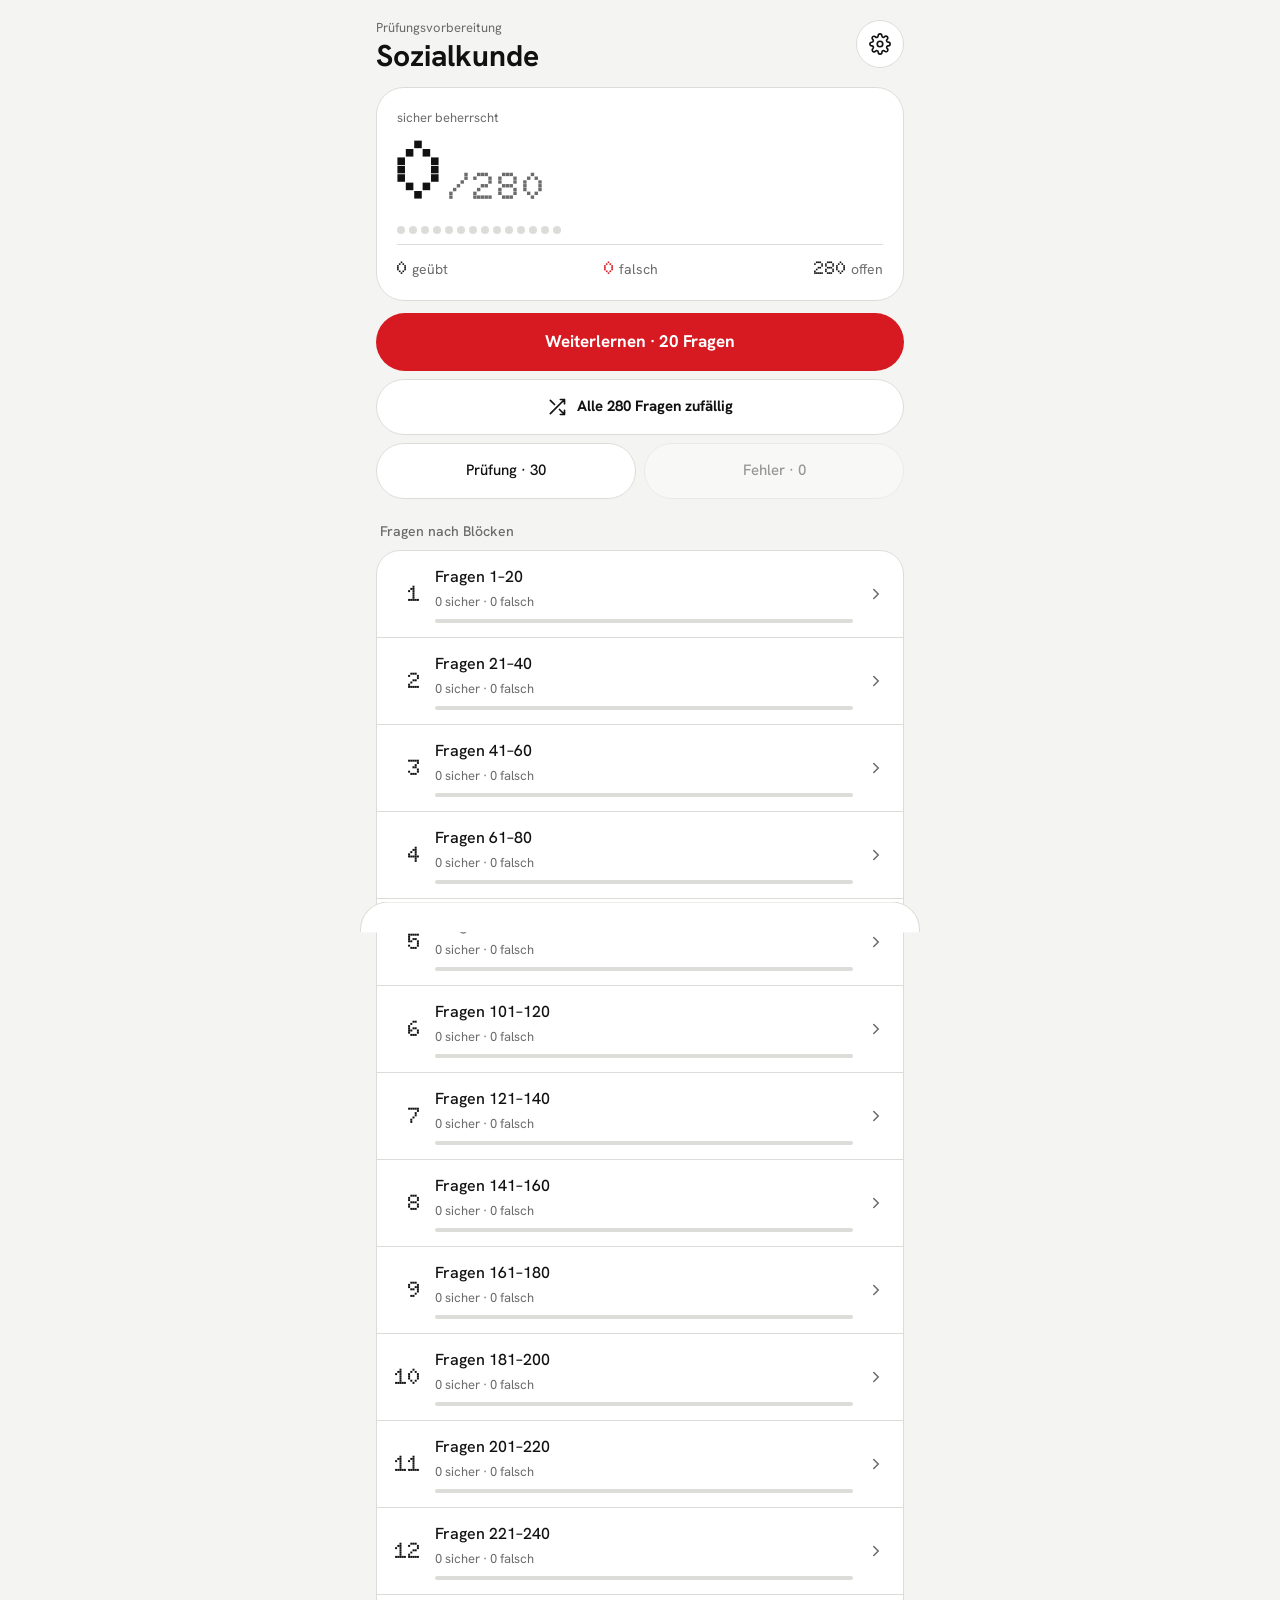
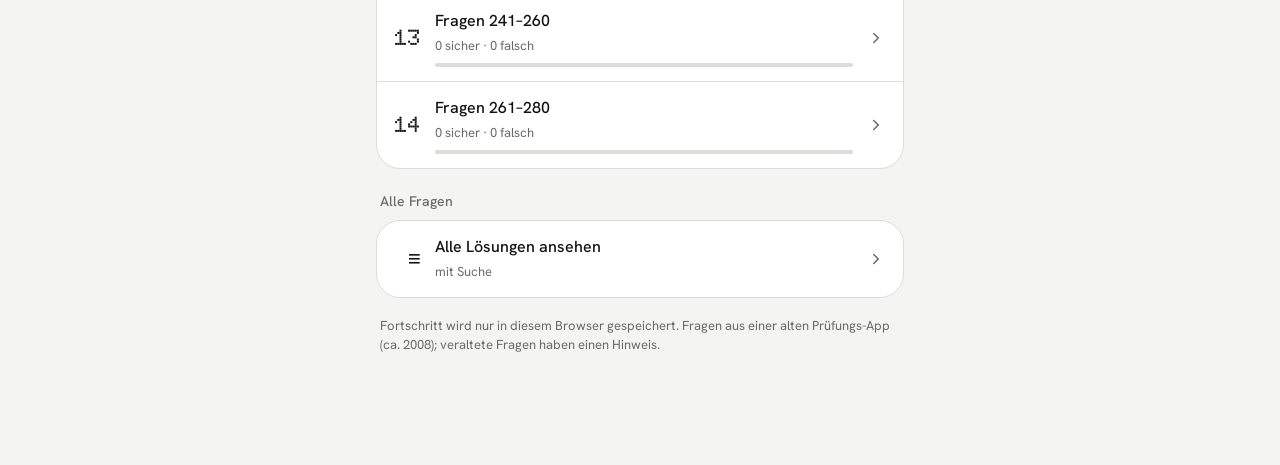
<file: app/src/main/assets/index.html>
<!DOCTYPE html>
<html lang="de"><head><meta charset="utf-8">
<meta name="viewport" content="width=device-width,initial-scale=1,viewport-fit=cover">
<meta name="theme-color" content="#050505">
<title>Sozialkunde Trainer</title>
<link rel="stylesheet" href="fonts.css">
<style>
/* VOICE: ruhig, technisch, knapp – wie ein Nothing-Systemscreen
   IDEA: Punktmatrix-Display; Fortschritt als Zahl in Punktschrift und als Punktreihe
   PICTURE: große Doto-Zahl „sicher / 280“ mit Punktleiste, darunter Blöcke als Liste
   COLOUR and TYPE: Schwarz/Weiß, Grautöne, ein rotes Signal #d71921; Doto für Zahlen, Hanken Grotesk für Text
   LAYOUT: eine Spalte, Handy zuerst, nur große Listenzeilen und Pill-Buttons */
:root{color-scheme:light dark;--bg:light-dark(#f4f4f2,#050505);--ink:light-dark(#111,#f2f2f2);--mut:light-dark(#6b6b6b,#9a9a9a);--card:light-dark(#fff,#151515);--card2:light-dark(#ececea,#1e1e1e);--line:light-dark(#dcdcd8,#2a2a2a);--red:#d71921;--green:light-dark(#12923f,#2fc463)}
:root[data-theme=light]{color-scheme:light}:root[data-theme=dark]{color-scheme:dark}
*{box-sizing:border-box;min-width:0;-webkit-tap-highlight-color:transparent}
html{-webkit-text-size-adjust:100%}body{overscroll-behavior-y:none}
body{margin:0;background:var(--bg);color:var(--ink);font:16px/1.5 "Hanken Grotesk",system-ui,sans-serif;overflow-x:clip}
.dot{font-family:Doto,"Hanken Grotesk",monospace;font-weight:900;letter-spacing:.02em}
button{font:inherit;color:inherit;transition:transform .15s}button:active:not(:disabled){transform:scale(.97)}
button:focus-visible,input:focus-visible{outline:2px solid var(--red);outline-offset:2px}
.wrap{max-width:560px;margin:0 auto;padding:calc(18px + env(safe-area-inset-top)) max(16px,env(safe-area-inset-right)) calc(110px + env(safe-area-inset-bottom))}
.cap{font-size:13px;color:var(--mut);margin:0}
h1{font-size:30px;line-height:1.05;margin:2px 0 0;font-weight:700}
.hero{background:var(--card);border:1px solid var(--line);border-radius:28px;padding:20px 20px 18px;margin:16px 0 12px}
.big{font-size:clamp(56px,19vw,84px);line-height:1}.big span{color:var(--mut);font-size:.45em}
.dots{display:flex;flex-wrap:wrap;gap:4px;margin:14px 0 10px}
.dots i{width:8px;height:8px;border-radius:50%;background:var(--line)}.dots i.k{background:var(--ink)}.dots i.w{background:var(--red)}.dots i.s{background:var(--mut)}
.row3{display:flex;justify-content:space-between;font-size:14px;color:var(--mut);border-top:1px solid var(--line);padding-top:10px}
.row3 b{color:var(--ink);font-family:Doto,monospace;font-weight:900;font-size:18px;margin-right:4px}.row3 .r b{color:var(--red)}
.pri{width:100%;min-height:58px;border:0;border-radius:99px;background:var(--red);color:#fff;font-weight:700;font-size:17px;cursor:pointer;display:flex;align-items:center;justify-content:center;gap:10px}
.sec.wide{width:100%;margin-top:8px;display:flex;align-items:center;justify-content:center;gap:10px;font-weight:700}
.acts{display:grid;grid-template-columns:minmax(0,1fr) minmax(0,1fr);gap:8px;margin-top:8px}
.sec{min-height:56px;border:1px solid var(--line);border-radius:99px;background:var(--card);font-weight:500;font-size:15px;cursor:pointer;padding:0 12px}
.sec:disabled{opacity:.4;cursor:default}
h3{font-size:14px;color:var(--mut);font-weight:500;margin:22px 4px 8px}
.list{list-style:none;margin:0;padding:0;background:var(--card);border:1px solid var(--line);border-radius:24px;overflow:hidden}
.list>li+li{border-top:1px solid var(--line)}
.blk{width:100%;border:0;background:none;text-align:left;padding:14px 18px;min-height:68px;cursor:pointer;display:grid;grid-template-columns:auto minmax(0,1fr) auto;gap:14px;align-items:center}
.blk .n{font-family:Doto,monospace;font-weight:900;font-size:22px;width:2ch;text-align:right}
.blk b{display:block;font-weight:500}.blk small{color:var(--mut);font-size:13px}
.tr{display:block;height:4px;border-radius:99px;background:var(--line);overflow:hidden;margin-top:6px;display:flex}
.tr i{height:100%}.tr .k{background:var(--ink)}.tr .s{background:var(--mut)}.tr .w{background:var(--red)}
.chev{color:var(--mut);transition:transform .3s}.open .chev{transform:rotate(90deg)}
.sub{display:grid;grid-template-rows:0fr;transition:grid-template-rows .35s cubic-bezier(.2,.9,.2,1)}.open .sub{grid-template-rows:1fr}
.sub>div{overflow:hidden}
.sub .go{margin:0 14px 10px;width:calc(100% - 28px);min-height:50px;border:0;border-radius:99px;background:var(--ink);color:var(--bg);font-weight:700;cursor:pointer}
.qi{width:100%;border:0;border-top:1px solid var(--line);background:none;text-align:left;padding:12px 18px;min-height:56px;cursor:pointer;display:grid;grid-template-columns:10px minmax(0,1fr);gap:12px;align-items:center;font-size:15px}
.qi i{width:10px;height:10px;border-radius:50%;border:1.5px solid var(--mut)}.qi i.k{background:var(--ink);border-color:var(--ink)}.qi i.s{background:var(--mut);border-color:var(--mut)}.qi i.w{background:var(--red);border-color:var(--red)}
.qi span{overflow:hidden;text-overflow:ellipsis;display:-webkit-box;-webkit-line-clamp:2;-webkit-box-orient:vertical}
.foot2{font-size:13px;color:var(--mut);margin:18px 4px 0}
.lnk{border:0;background:none;color:var(--mut);text-decoration:underline;font-size:14px;padding:12px 4px;min-height:44px;cursor:pointer}
/* Quiz */
.top{display:flex;align-items:center;justify-content:space-between;gap:10px}
.ib{width:48px;height:48px;border-radius:50%;border:1px solid var(--line);background:var(--card);cursor:pointer;display:grid;place-items:center;flex:none}
.cnt{font-family:Doto,monospace;font-weight:900;font-size:20px}
.pbar{display:flex;gap:3px;margin:14px 0 18px}.pbar i{flex:1;height:4px;border-radius:99px;background:var(--line)}.pbar i.d{background:var(--ink)}.pbar i.c{background:var(--red)}
.qn{font-size:13px;color:var(--mut)}
.q{font-size:clamp(21px,5.6vw,25px);line-height:1.25;font-weight:700;margin:4px 0 18px;text-wrap:pretty}
.ans{display:grid;gap:8px}
.a{width:100%;text-align:left;background:var(--card);border:1px solid var(--line);border-radius:22px;padding:14px 16px;min-height:60px;cursor:pointer;display:grid;grid-template-columns:28px minmax(0,1fr);gap:12px;align-items:center;font-size:16px;line-height:1.35}
.a .k{width:28px;height:28px;border-radius:50%;background:var(--card2);display:grid;place-items:center;font-family:Doto,monospace;font-weight:900;font-size:15px}
.a.ok{border-color:var(--green);background:var(--green);color:#fff;font-weight:600}.a.ok .k{background:#fff;color:var(--green)}
.a.bad{border-color:var(--red);background:var(--red);color:#fff}.a.bad .k{background:#fff;color:var(--red)}
.a.dim{opacity:.4}
.note{margin-top:14px;padding:14px 16px;border:1px solid var(--line);border-radius:22px;background:var(--card);font-size:15px}
.note b{display:flex;align-items:center;gap:8px;font-size:13px;color:var(--red);margin-bottom:4px}.note b::before{content:"";width:8px;height:8px;border-radius:50%;background:var(--red)}
.bot{position:fixed;left:0;right:0;bottom:0;padding:12px 16px calc(14px + env(safe-area-inset-bottom));background:linear-gradient(transparent,var(--bg) 35%)}
.bot .in{max-width:560px;margin:0 auto;display:flex;gap:8px}
.bot .pri{flex:1}.bot .sec{flex:0 0 auto;padding:0 22px}
.res{text-align:center;margin:30px 0 10px}.res .big{font-size:clamp(90px,32vw,150px)}.res p{color:var(--mut);margin:6px 0}
.ri{list-style:none;padding:14px 18px}.ri .qn{margin-bottom:2px}.ri .aa{font-weight:700;margin-top:4px}.ri .nn{color:var(--mut);font-size:13px;margin-top:4px}
.search{width:100%;font-size:16px;padding:0 20px;min-height:54px;border-radius:99px;border:1px solid var(--line);background:var(--card);color:var(--ink);margin:14px 0 10px}
.dlg{background:var(--card);border:1px solid var(--line);border-radius:22px;padding:16px;margin-top:6px}
.dlg .in{display:flex;gap:8px;margin-top:12px}.dlg .in button{flex:1}
.hd{display:flex;align-items:flex-start;justify-content:space-between;gap:12px}
.gear{width:48px;height:48px;border-radius:50%;border:1px solid var(--line);background:var(--card);cursor:pointer;display:grid;place-items:center;flex:none;margin-top:2px}
.ov{position:fixed;inset:0;z-index:50;pointer-events:none}
.ov .dim{position:absolute;inset:0;background:#000;opacity:0;transition:opacity .3s}
.ov .pan{position:absolute;left:0;right:0;bottom:0;max-width:560px;margin:0 auto;background:var(--card);border:1px solid var(--line);border-bottom:0;border-radius:28px 28px 0 0;padding:10px 18px calc(20px + env(safe-area-inset-bottom));transform:translateY(105%);transition:transform .4s cubic-bezier(.2,.9,.2,1)}
.ov.on{pointer-events:auto}.ov.on .dim{opacity:.55}.ov.on .pan{transform:none}
.grab{width:40px;height:4px;border-radius:2px;background:var(--line);margin:0 auto 12px}
.pan h2{font-size:22px;margin:0 0 10px;display:flex;justify-content:space-between;align-items:center}
.set{display:flex;align-items:center;justify-content:space-between;gap:14px;width:100%;border:0;border-top:1px solid var(--line);background:none;padding:14px 2px;min-height:64px;text-align:left;cursor:pointer}
.set small{display:block;color:var(--mut);font-size:13px}
.sw{flex:none;width:56px;height:34px;border-radius:99px;background:var(--line);position:relative;transition:background .25s}
.sw::after{content:"";position:absolute;top:3px;left:3px;width:28px;height:28px;border-radius:50%;background:#fff;box-shadow:0 2px 6px #0004;transition:transform .25s cubic-bezier(.2,.9,.2,1)}
.set[aria-checked=true] .sw{background:var(--red)}.set[aria-checked=true] .sw::after{transform:translateX(22px)}
.set.warn{color:var(--red);font-weight:700}
.conf{border:1px solid color-mix(in srgb,var(--red) 45%,transparent);border-radius:22px;padding:16px;margin-top:6px}
.conf b{display:block;font-size:17px;margin-bottom:4px}.conf p{margin:0;color:var(--mut);font-size:14px}
.conf .in{display:flex;gap:8px;margin-top:14px}.conf .in button{flex:1}
.conf .del{min-height:52px;border:0;border-radius:99px;background:var(--red);color:#fff;font-weight:700;cursor:pointer}
.conf .no{min-height:52px;border:1px solid var(--line);border-radius:99px;background:var(--card);font-weight:500;cursor:pointer}
.toast{position:fixed;left:50%;bottom:calc(24px + env(safe-area-inset-bottom));transform:translate(-50%,20px);background:#000;color:#f2f2f2;border:1px solid #ffffff1f;border-radius:99px;padding:12px 20px;font-size:14px;opacity:0;transition:opacity .3s,transform .3s;z-index:60;pointer-events:none;white-space:nowrap}
.toast.on{opacity:1;transform:translate(-50%,0)}
.note p{margin:0}.note .rt{font-weight:700;margin-bottom:6px}
.note.ex b{color:var(--ink)}.note.ex b::before{background:var(--ink)}.note.ok b::before{background:var(--ink)}
.ri .ee{color:var(--mut);font-size:14px;margin-top:6px}
.tr2{display:flex;align-items:center;gap:8px}
.ib.mic.on{background:var(--red);border-color:var(--red);color:#fff}
.vst{display:flex;align-items:center;gap:10px;min-height:22px;margin:-6px 0 12px;font-size:14px;color:var(--mut)}
.vst:empty{display:none}
.vst i{width:10px;height:10px;border-radius:50%;background:var(--mut);flex:none}
.vst.listen{color:var(--red);font-weight:700}.vst.listen i{background:var(--red);animation:pulse 1s ease-in-out infinite}
.vst.speak i{background:var(--ink);animation:pulse 1.4s ease-in-out infinite}
@keyframes pulse{50%{transform:scale(1.6);opacity:.45}}
.a.rd{border-color:var(--ink);box-shadow:0 0 0 1px var(--ink)}
.seg{display:flex;gap:4px;background:var(--card2);border-radius:99px;padding:4px;flex:none}
.seg button{border:0;background:none;border-radius:99px;min-height:40px;padding:0 12px;font-size:14px;cursor:pointer;color:var(--mut)}
.seg button[aria-pressed=true]{background:var(--card);color:var(--ink);font-weight:700;box-shadow:0 1px 3px #0002}
.setx{display:flex;align-items:center;justify-content:space-between;gap:12px;border-top:1px solid var(--line);padding:12px 2px;min-height:64px;flex-wrap:wrap}
.setx small{display:block;color:var(--mut);font-size:13px}
.vhint{font-size:13px;color:var(--mut);margin:-4px 2px 8px}
.a.pick{border-color:var(--ink);box-shadow:0 0 0 1px var(--ink)}.a.pick .k{background:var(--ink);color:var(--bg)}
.swh{text-align:center;color:var(--mut);font-size:13px;margin:16px 0 0}
#app{touch-action:pan-y}
.ov .pan{max-height:88vh;overflow-y:auto;overscroll-behavior:contain}
.sech{font-size:13px;color:var(--mut);margin:16px 2px 6px;font-weight:500}
.btn2{display:grid;grid-template-columns:minmax(0,1fr) minmax(0,1fr);gap:8px}
.btn3{display:flex;flex-wrap:wrap;gap:8px;margin-top:10px}.btn3 .sbtn{flex:1 1 140px}
.sbtn{min-height:52px;border:1px solid var(--line);border-radius:99px;background:var(--card2);font-weight:500;font-size:15px;cursor:pointer;padding:0 14px}
.sbtn.pri2{background:var(--ink);color:var(--bg);border-color:var(--ink);font-weight:700}
.box{border:1px solid var(--line);border-radius:22px;padding:16px}.box b{display:block;font-size:17px}.box p{margin:4px 0 0;color:var(--mut);font-size:14px}
.code{width:100%;margin-top:10px;border:1px solid var(--line);border-radius:14px;background:var(--bg);color:var(--ink);font:13px/1.4 ui-monospace,Menlo,monospace;padding:10px 12px;resize:vertical;word-break:break-all}
.lnk2{border:0;background:none;color:var(--mut);text-decoration:underline;font-size:14px;min-height:44px;padding:0 4px;margin-top:4px;cursor:pointer}
/* Ergebnis-Streifen hinter der ganzen Seite: grün = richtig, rot = falsch */
body::before{content:"";position:fixed;inset:0;z-index:-1;pointer-events:none;opacity:0;transition:opacity .35s}
body.mood-ok::before{opacity:1;background:repeating-linear-gradient(135deg,color-mix(in srgb,var(--green) 22%,transparent) 0 18px,transparent 18px 36px)}
body.mood-bad::before{opacity:1;background:repeating-linear-gradient(135deg,color-mix(in srgb,var(--red) 22%,transparent) 0 18px,transparent 18px 36px)}
body{position:relative;isolation:isolate}
.note.ok{border-color:var(--green);border-width:2px}.note.ok b{color:var(--green);font-size:15px}.note.ok b::before{background:var(--green)}
.note.bad{border-color:var(--red);border-width:2px}.note.bad b{font-size:15px}
.verdict{display:flex;align-items:center;gap:10px;border-radius:22px;padding:12px 16px;margin-top:14px;color:#fff;font-weight:700;font-size:18px}
.verdict.ok{background:var(--green)}.verdict.bad{background:var(--red)}
.verdict svg{flex:none}
body.mood-ok .bot .pri{background:var(--green)}
@keyframes pop{0%{transform:scale(.92);opacity:0}60%{transform:scale(1.03)}100%{transform:none;opacity:1}}
.verdict{animation:pop .35s cubic-bezier(.2,.9,.2,1) both}
@keyframes up{from{opacity:0;transform:translateY(12px)}}
.enter>*{animation:up .45s cubic-bezier(.2,.9,.2,1) both}.enter>*:nth-child(2){animation-delay:.04s}.enter>*:nth-child(3){animation-delay:.08s}.enter>*:nth-child(n+4){animation-delay:.12s}
@media(prefers-reduced-motion:reduce){*{animation:none!important;transition:none!important}}
</style></head><body>
<div class="wrap" id="app"></div>
<div class="ov" id="ov" aria-hidden="true"><div class="dim" id="ovdim"></div><div class="pan" role="dialog" aria-label="Einstellungen" id="pan"></div></div>
<div class="toast" id="toast"></div>
<div class="bot" id="bot" hidden><div class="in" id="botin"></div></div>
<script>
const DATA=[{"q":"Wer ist von drohender Arbeitslosigkeit am meisten betroffen?","a":["Selbständige","Personen ohne Berufsausbildung","Facharbeiter","Akademiker","Umschüler"],"c":1,"n":"","e":"Wer keine Berufsausbildung hat, kann meist nur einfache Tätigkeiten ausüben. Genau diese Stellen fallen bei Rationalisierung und Automatisierung zuerst weg."},{"q":"Eine ledige Arbeitnehmerin ohne Kinder wird eingestellt in Lohnsteuerklasse","a":["I","II","III","IV","V"],"c":0,"n":"","e":"Steuerklasse I gilt für Ledige, Geschiedene und dauernd getrennt Lebende ohne Kinder. Alleinerziehende bekommen Klasse II, Verheiratete III, IV oder V."},{"q":"Welches Wirtschaftsprinzip wird in der Bundesrepublik Deutschland angewandt?","a":["freie Marktwirtschaft","soziale Marktwirtschaft","freie wirtschaft","planwirtschaft","Verwaltungswirtschaft"],"c":1,"n":"","e":"Die soziale Marktwirtschaft verbindet freien Wettbewerb mit sozialem Ausgleich durch den Staat. Sie wurde nach 1948 von Ludwig Erhard eingeführt."},{"q":"Was ist eine Aktie?","a":["Anteil am ausgeschütteten Gewinn eines Unternehmens","Anteil am Kapitalvermögen einer AG","Pfandbrief","Schuldverschreibung","Aktie ist ein anderes Wort für Dividende"],"c":1,"n":"","e":"Mit einer Aktie besitzt man einen Anteil am Grundkapital einer Aktiengesellschaft und ist damit Miteigentümer. Der Gewinnanteil daraus heißt Dividende."},{"q":"Was wird durch die Tarifautonomie geregelt?","a":["Unfallschutz am Arbeitsplatz","Zuständigkeit bei Gesellen- und Meisterprüfungen","Arbeitszeit, Lohn und Urlaub von Arbeitnehmern","Verpflichtung der selbständigen Meister, Auszubildende korrekt zu unterweisen","Regelungen zum Jugendarbeitsschutzgesetz"],"c":2,"n":"","e":"Tarifautonomie heißt: Gewerkschaften und Arbeitgeberverbände handeln Löhne und Arbeitsbedingungen wie Arbeitszeit und Urlaub selbst aus, ohne dass der Staat eingreift."},{"q":"Wer zwingt den privaten Betrieb wirtschaftlich zu handeln?","a":["Die Innung","Die Konkurrenz","Das Wirtschaftsministerium","Das Finanzamt","Der Bundeskanzler"],"c":1,"n":"","e":"Im Wettbewerb überlebt nur, wer kostengünstig und gut anbietet. Die Konkurrenz zwingt den Betrieb deshalb, wirtschaftlich zu arbeiten."},{"q":"Was versteht man unter „Konjunktur“?","a":["Die Entwicklung der Arbeitslosenzahl","Die Entwicklung der Preise","Die jeweilige wirtschaftliche Lage bzw. Gesamtentwicklung","Stetiges Wirtschaftswachstum","Das Bruttoinlandsprodukt"],"c":2,"n":"","e":"Konjunktur beschreibt die gesamtwirtschaftliche Lage und ihre Schwankungen. Sie verläuft in Phasen: Aufschwung, Hochkonjunktur (Boom), Abschwung und Tiefstand."},{"q":"Mit welchem Fachbegriff wird das Produktionsergebnis eines Landes in einem Jahr bezeichnet?","a":["Subventionen","Investitionen","Sozialprodukt","Konjunktur","Inflation"],"c":2,"n":"","e":"Das Sozialprodukt misst den Wert aller in einem Jahr hergestellten Waren und Dienstleistungen einer Volkswirtschaft. Heute verwendet man meist das Bruttoinlandsprodukt (BIP)."},{"q":"Welche konjunkturpolitische Maßnahme ist im Konjunkturabschwung sinnvoll?","a":["Erhöhung der Steuern","Senkung der Zinsen","Haushaltskürzungen bzw. Streichungen von geplanten Investitionen","Aufwertung des Euro","Kürzung der Transferleistungen"],"c":1,"n":"","e":"Sinkende Zinsen machen Kredite billiger. Unternehmen investieren und Verbraucher kaufen mehr, dadurch wird die Wirtschaft belebt."},{"q":"Kreuzen Sie ein Hauptziel staatlicher Wirtschaftspolitik an!","a":["Arbeitslosigkeit","Mangel an Verbrauchsgütern","Schleichende Inflation","Stetes Wirtschaftswachstum","30-Stunden-Woche"],"c":3,"n":"","e":"Das Stabilitätsgesetz von 1967 nennt vier Hauptziele, das „Magische Viereck“: stetiges und angemessenes Wachstum, stabile Preise, hoher Beschäftigungsstand und außenwirtschaftliches Gleichgewicht."},{"q":"Welche der genannten Steuern wird vom Arbeitslohn abgezogen?","a":["Einkommenssteuer","Gewerbesteuer","Grundsteuer","Kirchensteuer","Haftpflichtversicherung"],"c":3,"n":"","e":"Vom Lohn zieht der Arbeitgeber Lohnsteuer, Solidaritätszuschlag (nur noch bei hohen Einkommen) und bei Kirchenmitgliedern die Kirchensteuer ab. Gewerbe- und Grundsteuer zahlen Betriebe bzw. Grundeigentümer."},{"q":"Welches Ziel strebt man mit der Rationalisierung in erster Linie an?","a":["Geringere Produktion","Kostensenkung","Längere Arbeitszeit","Geringeren Lebensstandard","Senkung der Inflation"],"c":1,"n":"","e":"Rationalisierung heißt, mit besseren Maschinen und Abläufen dasselbe mit weniger Aufwand herzustellen. Ziel ist es, die Kosten zu senken."},{"q":"Ein Arbeitnehmer hat einen Arbeitsunfall erlitten. Welche Stelle muss benachrichtigt werden?","a":["Industrie- und Handelskammer","Berufsgenossenschaft","Arbeitsamt","AOK (Allgemeine Ortskrankenkasse)","Handwerkskammer"],"c":1,"n":"","e":"Die Berufsgenossenschaft ist Träger der gesetzlichen Unfallversicherung. Ein Arbeitsunfall mit mehr als drei Tagen Arbeitsunfähigkeit muss ihr vom Arbeitgeber gemeldet werden."},{"q":"Worauf ist in der Marktwirtschaft die unternehmerische Betätigung gerichtet?","a":["Auf Erfüllung staatlich festgelegter Planziele","Auf Gewinn","Auf Spekulationen","Auf Umsatz zu Selbstkosten","Senkung der Arbeitslosigkeit"],"c":1,"n":"","e":"In der Marktwirtschaft tragen Unternehmer das Risiko selbst. Ihr Antrieb ist der Gewinn, nicht staatliche Vorgaben."},{"q":"Ein Arbeitnehmer meint, er sei zu Unrecht fristlos entlassen worden. Welches Gericht ist zuständig?","a":["Arbeitsgericht","Verwaltungsgericht","Zivilkammer des Landgerichts","Sozialgericht","Finanzgericht"],"c":0,"n":"","e":"Für alle Streitigkeiten aus dem Arbeitsverhältnis, zum Beispiel eine Kündigung, ist das Arbeitsgericht zuständig. Eine Kündigungsschutzklage muss innerhalb von 3 Wochen eingereicht werden."},{"q":"Bei einem Arbeitsplatzwechsel muss dem neuen Arbeitgeber der Sozialversicherungsausweis vorgelegt werden. Welches Dokument ist außerdem noch auszuhändigen?","a":["Lohnsteuerkarte","Geburtsurkunde","Letztes Zeugnis der Grundschule","Reisepass","Personalausweis"],"c":0,"n":"Die Lohnsteuerkarte wurde 2013 durch das elektronische Verfahren ELStAM ersetzt. Heute gibt man dem Arbeitgeber Steuer-ID und Geburtsdatum.","e":"Früher gab man dem neuen Arbeitgeber die Lohnsteuerkarte, damit er die Lohnsteuer richtig berechnen konnte. Heute läuft das elektronisch über die Steuer-ID (ELStAM)."},{"q":"Von einem Unternehmen wird gesagt, es habe eine Monopolstellung inne. Was meint man damit?","a":["Es arbeitet überwiegend mit Fremdkapital","Es handelt sich um ein Unternehmen mit Staatsbeteiligung","Es handelt sich um eine Filiale eines ausländischen Unternehmens","Es handelt sich um ein marktbeherrschendes Unternehmen","Eine Firma, die sich auf die Herstellung von Monopolyspielen spezialisiert hat"],"c":3,"n":"","e":"Ein Monopol hat ein Unternehmen, das als einziger Anbieter den Markt beherrscht. Ohne Konkurrenz kann es Preise weitgehend selbst bestimmen."},{"q":"In welchem Fall wird gegen den sozialen Arbeitsschutz verstoßen?","a":["Eine Schwangere muss bis 4 Wochen vor der Niederkunft arbeiten","Ein 20-jähriger muss im Akkord arbeiten","Ein Arbeitnehmer muss Schichtarbeit leisten","Ein Bauarbeiter muss einen Schutzhelm tragen","Ein Jugendlicher muss in der Woche 40 Stunden arbeiten"],"c":0,"n":"","e":"Nach dem Mutterschutzgesetz dürfen werdende Mütter 6 Wochen vor der Geburt nur arbeiten, wenn sie es ausdrücklich selbst wollen. Eine Pflicht bis 4 Wochen vorher verstößt dagegen."},{"q":"Welches Gericht ist zuständig für Streitigkeiten zwischen Versicherten und Pflichtkrankenkasse?","a":["Verwaltungsgericht","Arbeitsgericht","Finanzgericht","Sozialgericht","Amtsgericht"],"c":3,"n":"","e":"Streit mit Sozialversicherungsträgern (Kranken-, Renten-, Unfall-, Pflege-, Arbeitslosenversicherung) entscheidet das Sozialgericht."},{"q":"Wonach wird in der Marktwirtschaft der Preis einer Ware bestimmt?","a":["Durch Festsetzung der Preise seitens der Regierung","Durch Angebot und Nachfrage","Durch Festlegens der Preise seitens der Hersteller","Durch die jeweilige Währung","Der Preis wird vom Kartellamt festgelegt"],"c":1,"n":"","e":"In der Marktwirtschaft bildet sich der Preis durch Angebot und Nachfrage. Steigt die Nachfrage, steigt der Preis, steigt das Angebot, sinkt er."},{"q":"Welche Versicherung nimmt man in Anspruch, wenn man auf Dauer arbeitsunfähig ist?","a":["Rentenversicherung","Krankenversicherung","Arbeitslosenversicherung","Haftpflichtversicherung","Pflegeversicherung"],"c":0,"n":"","e":"Wer dauerhaft nicht mehr arbeiten kann, bekommt eine Erwerbsminderungsrente von der Rentenversicherung. Die Krankenkasse zahlt nur vorübergehend Krankengeld."},{"q":"Wer ist für die Herausgabe der Unfallverhütungsvorschriften zuständig?","a":["Das Wirtschaftsministerium","Die zuständige Berufsgenossenschaft","Das Gewerbeaufsichtsamt","Die Innung","Die Handwerkskammer"],"c":1,"n":"","e":"Die Berufsgenossenschaften erlassen die Unfallverhütungsvorschriften für ihre Branchen und überwachen auch deren Einhaltung."},{"q":"Wie heißt die erste Instanz der ordentlichen Gerichtsbarkeit?","a":["Oberlandesgericht","Landgericht","Verwaltungsgericht","Amtsgericht","Arbeitsgericht"],"c":3,"n":"","e":"Die ordentliche Gerichtsbarkeit (Zivil- und Strafsachen) hat den Aufbau Amtsgericht → Landgericht → Oberlandesgericht → Bundesgerichtshof. Das Amtsgericht ist die unterste Stufe."},{"q":"In welcher Gemeinschaft ist die Bundesrepublik Mitglied?","a":["EU","PLO","Völkerbund","OPEC","ADAC"],"c":0,"n":"","e":"Deutschland ist Gründungsmitglied der Europäischen Gemeinschaft (1957), aus der die EU hervorging. Die anderen Antworten sind Organisationen, in denen Deutschland nicht Mitglied ist, oder ein Automobilclub."},{"q":"Wann muss ein Ausbildungsvertrag verlängert werden?","a":["Auf Verlangen des Auszubildenden bei nichtbestandener Prüfung","Auf Verlangen des Ausbilders bei nichtbestandener Prüfung","Automatisch bei Nichtbestehen der Abschlussprüfung","Auf Verlangen der Handwerkskammer bei nichtbestandener Prüfung","Auf Bestreben der Berufsschule"],"c":0,"n":"","e":"Besteht ein Azubi die Abschlussprüfung nicht, verlängert sich die Ausbildung auf sein Verlangen bis zur nächsten Wiederholungsprüfung, höchstens um ein Jahr (§ 21 BBiG)."},{"q":"An welcher Sozialversicherung sollen sich die Bürger, nach dem ehemaligen Minister Riester, selbst aktiv beteiligen?","a":["Krankenversicherung","Arbeitslosenversicherung","Pflegeversicherung","Unfallversicherung","Rentenversicherung"],"c":4,"n":"","e":"Mit der Riester-Rente (2002, benannt nach Arbeitsminister Walter Riester) soll man privat zusätzlich für das Alter vorsorgen, weil die gesetzliche Rente allein nicht reicht. Der Staat gibt Zulagen dazu."},{"q":"Seit einigen Jahren gibt es in Europa ein Wirtschafts- und Währungsunion. Wer ist seitdem für die Geldpolitik verantwortlich?","a":["Die Zentralstelle der Sparkassen","Jedes Land hat seine eigene nationale Bank, die dafür zuständig ist","Die Europäische Zentralbank in Frankfurt","Die neue Bank, die durch den Zusammenschluss von Deutscher Bank und Dresdner Bank entstanden ist","Der Wirtschaftsminister der einzelnen Nationen"],"c":2,"n":"","e":"Seit dem Euro (1999) bestimmt die Europäische Zentralbank (EZB) in Frankfurt am Main die Geldpolitik der Euro-Länder, zum Beispiel die Leitzinsen."},{"q":"Rezession in der Volkswirtschaft bedeutet:","a":["Ausdehnung der Produktion","Steigerung des Geldumlaufs","Wirtschaftsabschwung","Höchststand im Konjunkturverlauf","Tiefstand im Wirtschaftsverlauf"],"c":2,"n":"","e":"Rezession ist ein Wirtschaftsabschwung: Produktion und Nachfrage gehen zurück, oft steigt die Arbeitslosigkeit."},{"q":"Welche Versicherung zahlt der Arbeitgeber zu 100%?","a":["Arbeitslosenversicherung","Rentenversicherung","Unfallversicherung","Pflegeversicherung","Krankenversicherung"],"c":2,"n":"","e":"Die Beiträge zur gesetzlichen Unfallversicherung (Berufsgenossenschaft) zahlt allein der Arbeitgeber. Die anderen Sozialversicherungen teilen sich Arbeitgeber und Arbeitnehmer."},{"q":"Durch welche wirtschaftspolitischen Ziele wurde das „Magische Viereck“ zum „Magischen Sechseck“ erweitert?","a":["Schutz der Umwelt und gerechte Einkommensverteilung","Recht auf Arbeit und sinnvolle Gestaltung der Freizeit","Gerechte Einkommensverteilung und Einrichtung von Arbeitskonten","Stabile Preise und hoher Beschäftigungsstand","Staatliche Bekämpfung von radikalen Parteien und Religionsanhängern"],"c":0,"n":"","e":"Zu den vier Zielen des Magischen Vierecks kamen später Umweltschutz und eine gerechte Einkommens- und Vermögensverteilung dazu. So entstand das Magische Sechseck."},{"q":"Durch verschiedene Maßnahmen kann die Europäische Zentralbank auf die Konjunktur einwirken. Wenn sie den Zinssatz senkt, bewirkt sie, dass:","a":["die Unternehmen wieder mehr investieren","viele Personen ihr Geld auf die Sparkasse bringen","die Unternehmen weniger investieren","die Inflation gesenkt wird","mehr Firmen in Konkurs gehen"],"c":0,"n":"","e":"Niedrige Zinsen machen Kredite billig, deshalb lohnen sich Investitionen für Unternehmen mehr. Das kurbelt die Wirtschaft an."},{"q":"Ein Unternehmen hat „Insolvenz“ angemeldet. Was versteht man darunter?","a":["Eine freiwillige Auflösung des Unternehmens","Ein gerichtliches Mahnverfahren wegen Zahlungsforderungen","Ein gerichtliches Vergleichsverfahren wegen Besitzerwechsel","Eine zwangsweise Auflösung des Unternehmens wegen Zahlungsunfähigkeit","Eine höhere Inflationsrate"],"c":3,"n":"","e":"Insolvenz bedeutet Zahlungsunfähigkeit oder Überschuldung. Im Insolvenzverfahren wird das Vermögen an die Gläubiger verteilt; das Unternehmen wird aufgelöst oder, wenn möglich, saniert."},{"q":"Was ist das Bruttosozialprodukt?","a":["Die Ausgaben des Staates für soziale Aufwendungen in einem Jahr","Die Summe der im Staat vorhandenen Produktionsgüter","Der Wert, der in einem Jahr hergestellten Güter (Waren und Dienstleistungen) einer Volkswirtschaft","Der Aufwand der Tarifparteien für die Sozialversicherung in einem Jahr","Das Bruttoeinkommen eines Arbeitnehmers"],"c":2,"n":"","e":"Das Bruttosozialprodukt (heute Bruttonationaleinkommen) ist der Wert aller Waren und Dienstleistungen, die in einem Jahr in einer Volkswirtschaft hergestellt werden."},{"q":"Jemand, der viel verdient, zahlt prozentual mehr Steuern als ein Geringverdiener. Wie heißt der steuerliche Fachbegriff?","a":["Progression","Depression","Rezession","Inflation","Deflation"],"c":0,"n":"","e":"Bei der Steuerprogression steigt der Steuersatz mit dem Einkommen. Wer mehr verdient, zahlt also einen höheren Prozentsatz."},{"q":"Wirtschaftswachstum ist ein vorrangiges Ziel der Wirtschaftspolitik. Welche große Gefahr ergibt sich durch ein ungebremstes Wachstum?","a":["Der technische Fortschritt nimmt zu","Neuen Erfindungen werden gemacht","Die Umwelt wird in zunehmenden Maße zerstört","Produktionsfaktoren werden sinnvoll eingesetzt","Der Grad der Arbeitsteilung nimmt zu"],"c":2,"n":"","e":"Mehr Produktion bedeutet mehr Rohstoffverbrauch, Abgase und Müll. Ungebremstes Wachstum belastet deshalb die Umwelt."},{"q":"Der Staat erteilt öffentliche Bauaufträge in Milliardenhöhe zum Bau von Schulen, Kindergärten und Straßen. Was soll mit dieser Maßnahme erreicht werden?","a":["Förderung der Elitebildung","Die Konjunktur wird gebremst","Weniger Staus auf den Straßen","Die Steuereinnahmen des Staates sinken","Die Konjunktur soll angekurbelt werden"],"c":4,"n":"","e":"Öffentliche Aufträge schaffen Arbeit für Baufirmen und Zulieferer. Der Staat will damit die Konjunktur ankurbeln."},{"q":"Das Recht der freien Berufs- und Ausbildungswahl:","a":["wird durch das Arbeitsrecht gewährleistet","ist im Grundgesetz Art. 12 garantiert","ist im Grundgesetz nicht verankert","gilt nur in den alten Bundesländern","gilt nur bis zum 18. Lebensjahr"],"c":1,"n":"","e":"Artikel 12 des Grundgesetzes garantiert allen Deutschen, Beruf, Arbeitsplatz und Ausbildungsstätte frei zu wählen."},{"q":"Bei welcher Aufzählung werden nur Länder genannt, die ständige Mitglieder im UNO-Sicherheitsrat sind?","a":["Deutschland, Japan, USA","Frankreich, China, Australien","Großbritannien, Russland, Kanada","USA, Russland, Deutschland","Frankreich, Großbritannien, China"],"c":4,"n":"","e":"Die fünf ständigen Mitglieder im UN-Sicherheitsrat sind USA, Russland, China, Frankreich und Großbritannien. Sie haben ein Vetorecht."},{"q":"Streitigkeiten zwischen Arbeitnehmer und Arbeitgeber über Regelung im Arbeitsvertrag können vor dem:","a":["Amtsgericht geregelt werden","Bundesverfassungsgericht geregelt werden","Verwaltungsgericht geregelt werden","Finanzgericht geregelt werden","Arbeitsgericht geregelt werden"],"c":4,"n":"","e":"Für Streit zwischen Arbeitnehmer und Arbeitgeber aus dem Arbeitsvertrag ist das Arbeitsgericht zuständig."},{"q":"Um die wirtschaftliche Tätigkeit messen und bewerten zu können, sind folgende drei betriebliche Nenngrößen notwendig:","a":["Gewinn, Verlust und Stammkapital","Gewinn, Umsatz und Krankheitstage der Mitarbeiter","Rentabilität, Gewinn und Eigenkapital","Produktivität, Wirtschaftlichkeit und Rentabilität","Produktivität, Umsatz und Stammkapital"],"c":3,"n":"","e":"Produktivität (Menge im Verhältnis zum Einsatz), Wirtschaftlichkeit (Ertrag im Verhältnis zu Kosten) und Rentabilität (Gewinn im Verhältnis zum Kapital) sind die drei betrieblichen Kennzahlen."},{"q":"Immer mehr Handwerksbetriebe wählen die Unternehmensform der GmbH. Welchen Vorteil hat der Unternehmer bei dieser Form der Kapitalgesellschaft? Der Unternehmer:","a":["haftet nur mit seinem Stammkapital","haftet nur mit seinem privaten Vermögen","haftet mit seinem privaten Vermögen und dem Stammkapital","haftet mit seinem Aktienbesitz","haftet überhaupt nicht"],"c":0,"n":"","e":"Bei der GmbH haftet nur das Gesellschaftsvermögen, also die Einlagen. Das Privatvermögen des Unternehmers ist geschützt."},{"q":"Unter dem sozialpolitischen Fachbegriff „Subsidiaritätsprinzip“ versteht man:","a":["die Unterdrückung sozial schwacher Bürger","die Solidarität aller Beteiligten","die Hilfe zur Selbsthilfe","die Abschaffung der Sozialgesetze","die Anpassung der Rente an die Inflationsrate"],"c":2,"n":"","e":"Subsidiarität heißt: Zuerst hilft man sich selbst, dann die Familie, erst danach die Gemeinschaft oder der Staat. Der Staat gibt Hilfe zur Selbsthilfe."},{"q":"Welche Leistung erbringt die gesetzliche Krankenkasse n i c h t?","a":["Verletztenrente","Krankengeld","Kostenübernahme für Blinddarmoperation","Mutterschaftsgeld","Teilkostenerstattung für Arzneien"],"c":0,"n":"","e":"Eine Verletztenrente zahlt die gesetzliche Unfallversicherung (Berufsgenossenschaft) nach Arbeitsunfällen, nicht die Krankenkasse."},{"q":"Petra Fröhlich und Helmut Lustig heiraten. Welche Namensgebung ist für die gemeinsamen Kinder der Ehepartner möglich?","a":["Mehrere Kinder: Entweder alle Fröhlich oder Lustig","Mehrere Kinder: Fröhlich oder Lustig ist für sie möglich","Fröhlich – Lustig (Doppelname)","Lustig – Fröhlich (Doppelname)","Nur Fröhlich"],"c":0,"n":"","e":"Haben die Eltern keinen gemeinsamen Ehenamen, bekommen alle gemeinsamen Kinder denselben Namen eines Elternteils. Seit Mai 2025 ist für Kinder zusätzlich ein Doppelname aus beiden Namen möglich."},{"q":"Petra Fröhlich und Helmut Lustig vereinbaren vor der Ehe die Zugewinngemeinschaft. Die Ehe bleibt kinderlos. Wer erbst nach dem Tod ihres Ehemanns?","a":["Die Ehefrau erbt alles","Die Ehefrau die Hälfte und die lebenden Geschwister und Eltern des Ehemanns jeweils die Hälfte.","Drei Viertel die Ehefrau und den Rest die lebenden Eltern des Verstorbenen.","Drei Viertel die Ehefrau und den Rest die lebenden Geschwister des Ehemanns. Die lebenden Eltern sind von der Erbfolge ausgeschlossen.","Der Staat erbt alles."],"c":2,"n":"","e":"Ohne Kinder erbt der Ehepartner neben den Eltern des Verstorbenen die Hälfte, bei Zugewinngemeinschaft kommt ein Viertel als Ausgleich dazu. Das ergibt drei Viertel, das restliche Viertel geht an die Eltern."},{"q":"Ein Betriebsinhaber übergibt die Reinigungsarbeiten in der Bäckerei der Reinigungsfirma Blitz und Blank GmbH. Wie nennt sich diese Form der Betriebsorganisation?","a":["Lean Produktion","Just in time","Leiharbeit","Outsourcing","Fremdarbeit"],"c":3,"n":"","e":"Outsourcing heißt, Aufgaben an eine fremde Firma auszulagern, die sie günstiger oder besser erledigt."},{"q":"Die Höhe des Arbeitslosengeldes richtet sich unter anderem nach","a":["Der Anzahl der Beitragsjahre","Dem Lebensalter","Dem zuletzt bezogenem Nettoarbeitsentgelt","Dem Familienstand und der Anzahl der Kinder","Den insgesamt entrichteten Beiträgen"],"c":2,"n":"","e":"Das Arbeitslosengeld beträgt 60 % (mit Kind 67 %) des pauschalierten Nettoentgelts der letzten 12 Monate."},{"q":"Die Familie steht unter dem besonderen Schutz des Staates. Welche Maßnahme gehört nicht dazu?","a":["Kindergeld","Ausbildungsförderung","Erziehungsurlaub","Wohngeld","Entwicklungshilfe"],"c":4,"n":"Erziehungsurlaub heißt heute Elternzeit.","e":"Kindergeld, Elterngeld, Elternzeit (früher Erziehungsurlaub), Wohngeld und BAföG unterstützen Familien. Entwicklungshilfe geht an andere Länder und hat mit Familienschutz nichts zu tun."},{"q":"Ab welchem Alter ist man rechtsfähig?","a":["Ab der Geburt","Ab dem 7. Lebensjahr","Ab dem 14. Lebensjahr","Ab dem 18. Lebensjahr","Ab dem 21. Lebensjahr"],"c":0,"n":"","e":"Rechtsfähig ist man ab der vollendeten Geburt (§ 1 BGB). Man ist dann Träger von Rechten und Pflichten, zum Beispiel kann man erben."},{"q":"Wie viel Prozent der Gewerkschaftsmitglieder müssen bei einer Urabstimmung einem Streik zustimmen?","a":["10 Prozent","30 Prozent","50 Prozent","75 Prozent","100 Prozent"],"c":3,"n":"","e":"Nach den Satzungen der meisten Gewerkschaften müssen bei der Urabstimmung mindestens 75 % der Mitglieder für einen Streik stimmen."},{"q":"Warum steht die Rentenversicherung vor großen Problemen?","a":["Weil es zu viele Pflegefälle gibt","Weil der Generationenvertrag durch die steigende Zahl der älteren Menschen gefährdet ist","Weil es zu viele Kinder gibt","Weil es zu wenige Kinder gibt","Weil das Rentenalter heraufgesetzt wurde"],"c":1,"n":"","e":"Die Renten werden aus den Beiträgen der heute Arbeitenden bezahlt. Weil es immer mehr Rentner und weniger junge Beitragszahler gibt, gerät dieses System unter Druck."},{"q":"Was versteht man unter dem Begriff „Aussperrung“?","a":["Die Arbeitgeber reagieren auf Streiks mit der Schließung ihrer Betriebe","Die Tarifpartner verhandeln ohne Beobachter","Die Gewerkschaftsmitglieder hindern Streikbrecher, in die Betriebe zu gehen","Die Tarifpartner dürfen Löhne selbständig aushandeln","Arbeitgeber verbieten den Gewerkschaftsmitgliedern, in ihren Betrieben zu arbeiten"],"c":4,"n":"","e":"Bei der Aussperrung schließt der Arbeitgeber Arbeitnehmer von der Arbeit aus und zahlt keinen Lohn. Sie ist das Gegenmittel der Arbeitgeber zum Streik."},{"q":"Welche der folgenden Aufzählungen enthält nur Punkte, die im Ausbildungsvertrag geregelt werden?","a":["Probezeit, Lohn, Urlaub, Stundenplan","Pflichten des Ausbildenden, Miete, Kündigung","Nachtarbeit, Lohn, Berufskleidung","Berichtsheftführung, Überstunden, Berufskleidung","Pflichten des Auszubildenden, Kündigung Urlaub"],"c":4,"n":"","e":"Ein Ausbildungsvertrag muss unter anderem Pflichten, Kündigungsvoraussetzungen und Urlaub regeln (§ 11 BBiG). Miete oder Stundenplan gehören nicht hinein."},{"q":"Welcher der folgenden Punkte wird nicht im Manteltarifvertrag geregelt?","a":["Arbeitszeit","Urlaub","Arbeitsschutz","Löhne und Gehälter","Kündigungsbedingungen"],"c":3,"n":"","e":"Der Manteltarifvertrag regelt allgemeine Arbeitsbedingungen wie Arbeitszeit, Urlaub und Kündigung. Löhne und Gehälter stehen im eigenen Lohn- bzw. Gehaltstarifvertrag."},{"q":"Welche der folgenden Aussagen ist richtig?","a":["Bei der 1. Urabstimmung müssen mindestens 75% der Arbeitnehmer für einen Streik stimmen","Bei der 1. Urabstimmung müssen mindestens 50% der Gewerkschaftsmitglieder für einen Streik stimmen","Bei der 1. Urabstimmung müssen mindestens 25% der Bevölkerung für einen Streik stimmen","Bei der 2. Urabstimmung müssen mindestens 75% der Arbeitnehmer dem Ende des Streiks zustimmen","Bei der 2. Urabstimmung müssen mindestens 25% der Gewerkschaftsmitglieder dem Ende des Streiks zustimmen"],"c":4,"n":"","e":"Für das Ende eines Streiks reicht bei der zweiten Urabstimmung meist, dass mindestens 25 % der Gewerkschaftsmitglieder dem Verhandlungsergebnis zustimmen."},{"q":"Während der Tarifverhandlungen legen die Arbeitnehmer für eine Stunde die Arbeit nieder. Wie kann man diese Maßnahme bezeichnen?","a":["Wilder Streik","Generalstreik","Aussperrung","Schlichtungsstreik","Warnstreik"],"c":4,"n":"","e":"Ein Warnstreik ist eine kurze Arbeitsniederlegung während laufender Tarifverhandlungen, um Druck zu machen."},{"q":"Erwerbswirtschaftliche Unternehmen sollen möglichst rentabel arbeiten. Was versteht man unter einer hohen Rentabilität?","a":["Möglichst viele Produkte in möglichst kurzer Zeit herstellen","Möglichst viele Produkte mit möglichst wenig Maschinen herstellen","Bei möglichst geringen Kapitalaufwand möglichst viel Gewinn erzielen","Möglichst viele Produkte verkaufen","Möglichst viele Verkaufsstellen eröffnen"],"c":2,"n":"","e":"Rentabilität zeigt, wie stark sich das eingesetzte Kapital verzinst: Gewinn geteilt durch Kapital. Hoch ist sie, wenn wenig Kapital viel Gewinn bringt."},{"q":"Was versteht man unter Gesellschaftsunternehmen?","a":["Unternehmen, die dem Staat gehören","Unternehmen, die nicht nur einer Person gehören","Unternehmen, die dem ganzen Volk dienen","Unternehmen, die sich mit anderen Unternehmen zusammengeschlossen haben","Unternehmen, die in der Gesellschaft eine feste Aufgabe haben"],"c":1,"n":"","e":"Gesellschaftsunternehmen gehören mehreren Personen, zum Beispiel OHG, KG, GmbH oder AG. Das Gegenteil ist die Einzelunternehmung."},{"q":"Wer vermittelt einem Arbeitslosen kostenlos einen neuen Arbeitsplatz?","a":["Die Bundesagentur für Arbeit","Die Arbeiterwohlfahrt","Die Handwerkskammer","Die Gewerkschaft","Die Berufsgenossenschaft"],"c":0,"n":"","e":"Die Bundesagentur für Arbeit (Agentur für Arbeit, früher Arbeitsamt) vermittelt Arbeitsstellen kostenlos."},{"q":"Welche der folgenden Aufgaben muss die Arbeitslosenversicherung nicht erfüllen?","a":["Zahlung von Arbeitslosengeld I","Durchführung von Fortbildungsmaßnahmen","Gewährung von Sozialhilfe","Durchführung von Umschulungsmaßnahmen","Zahlung von Arbeitslosengeld II"],"c":2,"n":"Arbeitslosengeld II wurde 2023 durch das Bürgergeld ersetzt.","e":"Sozialhilfe zahlt das Sozialamt aus Steuergeld, nicht die Arbeitslosenversicherung. Das Arbeitslosengeld II gibt es seit 2023 nicht mehr, es heißt jetzt Bürgergeld."},{"q":"An welche Stelle werden die Beiträge zur Arbeitslosenversicherung bezahlt?","a":["An die Krankenkasse","An die Landesversicherungsanstalt","An die Berufsgenossenschaft","An die Bundesanstalt für Arbeit","An die Rentenkasse"],"c":3,"n":"Die Bundesanstalt für Arbeit heißt seit 2004 Bundesagentur für Arbeit. Die Beiträge zieht in der Praxis die Krankenkasse als Einzugsstelle ein.","e":"Die Beiträge zur Arbeitslosenversicherung gehen an die Bundesagentur für Arbeit (früher Bundesanstalt). Eingezogen werden sie zusammen mit den anderen Beiträgen über die Krankenkasse."},{"q":"Wer bezahlt die Arztkosten, wenn man bei einem Arbeitsunfall verletzt wurde?","a":["Die Krankenkasse","Der Arbeitgeber","Die Gewerkschaft","Die Berufsgenossenschaft","Das Gewerbeaufsichtsamt"],"c":3,"n":"","e":"Nach einem Arbeitsunfall übernimmt die Berufsgenossenschaft als gesetzliche Unfallversicherung die Behandlungskosten. Dazu geht man zum Durchgangsarzt."},{"q":"Welche Aussage über die Berechnung der Rente stimmt?","a":["Die Höhe der Rente hängt nur davon ab, wie viel Beiträge man bezahlt hat","Die Rente bleibt immer gleich, man bekommt immer 75% des letzten Gehaltes","Die Rente wird danach berechnet, wie viel Einkommenssteuer man bezahlt hat","Die Rente wird jedes Jahr an die Entwicklung der Löhne und Gehälter angepasst","Die Rente wird jedes Jahr vom Bundestag festgesetzt"],"c":3,"n":"","e":"Die Renten werden jedes Jahr zum 1. Juli an die Entwicklung der Löhne angepasst. Das nennt man dynamische Rente."},{"q":"Welche Aussage über die Kommanditgesellschaft ist richtig?","a":["Die Komplementäre sind nur Teilhafter, d.h. sie haften nur mit ihrem Geschäftsanteil","Die Geschäftsführung liegt bei den Kommanditisten","Zur Gründung einer Kommanditgesellschaft sind mindestens zwei Gesellschafter erforderlich","Der Kommanditist ist Vollhafter, d.h. er haftet auch mit seinem Privatvermögen","Der Kommanditist vertritt die Gesellschaft nach außen"],"c":2,"n":"","e":"Eine KG braucht mindestens einen Komplementär (Vollhafter) und einen Kommanditisten (Teilhafter), also mindestens zwei Gesellschafter."},{"q":"Welches Recht steht dem Kommanditist einer Kommanditgesellschaft nicht zu?","a":["Recht auf Information über die Geschäftslage der Gesellschaft","Recht auf Gewinnbeteiligung","Recht auf Austritt aus der Gesellschaft","Recht auf Widerspruch bei außergewöhnlichen Rechtsgeschäften, z.B. Auflösung der Firma","Recht auf Teilnahme an der Geschäftsführung"],"c":4,"n":"","e":"Der Kommanditist ist nur Geldgeber und von der Geschäftsführung ausgeschlossen. Kontrollrechte und Gewinnbeteiligung hat er trotzdem."},{"q":"Welche Unternehmensform ist am besten für Unternehmungen mit sehr großem Kapitalbedarf geeignet?","a":["Offene Handelsgesellschaft","Aktiengesellschaft","Kommanditgesellschaft","Gesellschaft mit beschränkter Haftung","Genossenschaft"],"c":1,"n":"","e":"Die AG kann durch den Verkauf von Aktien an viele Anleger sehr viel Kapital sammeln. Deshalb eignet sie sich für Unternehmen mit großem Kapitalbedarf."},{"q":"Welche Aussage über die Aktiengesellschaft ist richtig?","a":["Die Rechtsform der AG ist nur für große Industriebetriebe erlaubt","Der Mindestnennbetrag des Grundkapitals beträgt 50.000,- €","Zur Gründung einer AG sind mindestens fünf Personen notwendig","Der Mindestnennbetrag einer Aktie beträgt 50,- €","Eigentümer der AG ist der Vorstandsvorsitzende"],"c":1,"n":"","e":"Laut Aktiengesetz muss das Grundkapital einer AG mindestens 50.000 € betragen. Eine AG kann schon eine Person gründen, und der Mindestnennbetrag einer Aktie liegt bei 1 €."},{"q":"Wie viele Personen sind zur Gründung einer AG erforderlich?","a":["Eine Person","Drei Personen","Fünf Personen","Sieben Personen","Zehn Personen"],"c":0,"n":"","e":"Seit 1994 kann auch eine einzelne Person eine AG gründen (Ein-Personen-AG)."},{"q":"Welches Grundkapital muss bei der Gründung einer Aktiengesellschaft mindestens aufgebracht werden?","a":["50.000,- €","100.000,- €","500.000,- €","1.000.000,- €","5.000.000,- €"],"c":0,"n":"","e":"Das Mindestgrundkapital einer Aktiengesellschaft beträgt 50.000 € (§ 7 AktG)."},{"q":"Wie hoch ist nach dem Aktiengesetz der Mindestnennwert einer deutschen Aktie?","a":["1 €","5 €","10 €","50 €","100 €"],"c":0,"n":"","e":"Nennbetragsaktien müssen auf mindestens 1 € lauten (§ 8 AktG)."},{"q":"Wie bildet sich an der Börse der Kurswert einer Aktie, also der Preis für eine Aktie?","a":["Durch Festsetzung durch den Aktienverkäufer","Durch Festsetzung durch den Aktienkäufer","Durch Festsetzung der staatlichen Aufsichtsbehörde","Durch Berechnung der Gewinne der Unternehmung","Durch Angebot und Nachfrage"],"c":4,"n":"","e":"An der Börse bildet sich der Kurs aus Angebot und Nachfrage. Wollen viele kaufen, steigt er, wollen viele verkaufen, fällt er."},{"q":"Wie wird man Aktionär?","a":["Durch Mitarbeit in der Aktiengesellschaft","Durch Kauf von mindestens einer Aktie","Durch Besuch einer Hauptversammlung eines Aktiengesellschaft","Durch regelmäßiges Studium der Aktienkurse","Durch die Wahl zum Vorstand einer Aktiengesellschaft"],"c":1,"n":"","e":"Aktionär wird man, indem man mindestens eine Aktie kauft, zum Beispiel über die Bank oder einen Online-Broker."},{"q":"Was versteht man unter einer Dividende?","a":["Wer mindestens 50 Aktien einer Unternehmung kauft erhält eine umsonst","Dividende ist eine anderer Name für Gesellschafter","Dividende ist der Lohn des Vorstandsvorsitzenden einer AG","Dividende ist der Titel des Geschäftsführers einer AG","Dividende ist der Gewinnanteil eines Aktionärs"],"c":4,"n":"","e":"Die Dividende ist der Teil des Gewinns, den die AG an ihre Aktionäre ausschüttet. Die Höhe beschließt die Hauptversammlung."},{"q":"Was bedeutet die Abkürzung GmbH?","a":["Gemeinschaft mit beschränkter Haftung","Gesellschaft mit betrieblicher Haftung","Genossenschaft mit beschränkter Haftung","Gemeinschaft mit betrieblicher Haftung","Gesellschaft mit beschränkter Haftung"],"c":4,"n":"","e":"GmbH steht für Gesellschaft mit beschränkter Haftung, weil die Haftung auf das Gesellschaftsvermögen beschränkt ist."},{"q":"Welches Grundkapital muss bei der Gründung einer GmbH mindestens aufgebracht werden?","a":["50.000,- €","100.000,- €","500.000,- €","1.000.000,- €","25.000,- €"],"c":4,"n":"","e":"Das Stammkapital einer GmbH muss mindestens 25.000 € betragen. Für die kleine Variante UG (haftungsbeschränkt) reicht schon 1 €."},{"q":"Wer vertritt die GmbH nach außen?","a":["Ein oder mehrere Geschäftsführer","Die Aktionäre","Der Kommanditist","Der Komplementär","Der Aufsichtsrat"],"c":0,"n":"","e":"Die GmbH wird vom Geschäftsführer vertreten. Das können auch mehrere sein."},{"q":"Womit haften die Gesellschafter einer GmbH?","a":["Mit ihrem Privatvermögen","Mit ihrem Geschäftsvermögen","Mit ihrem Privat- und Geschäftsvermögen","Mit ihren Dividenden","Mit ihren Aktien"],"c":1,"n":"","e":"Für Schulden der GmbH haftet nur das Gesellschaftsvermögen. Das Privatvermögen der Gesellschafter ist geschützt."},{"q":"Welche Aussage zur Beitragsregelung in der gesetzlichen Unfallversicherung ist falsch?","a":["Nur der Arbeitgeber ist beitragspflichtig","Die Beitragshöhe wird für die Betriebe jährlich neu nach der Unfallhäufigkeit festgelegt","Die Beitragshöhe richtet sich nach der jeweiligen Gefahrenklasse und der Größe des Betriebes","Arbeitgeber und Arbeitnehmer zahlen je die Hälfte der Beiträge","Die Beiträge werden an die Berufsgenossenschaft bezahlt"],"c":3,"n":"","e":"Falsch ist die halbe Aufteilung: Die Unfallversicherung zahlt der Arbeitgeber allein. Die Beitragshöhe hängt von der Gefahrenklasse und der Lohnsumme ab."},{"q":"Was versteht man bei der Rentenversicherung unter dem „Generationenvertrag“?","a":["Die von den Beitragspflichtigen einbezahlten Beiträge werden sofort an die derzeitigen Rentner ausbezahlt","Die Beiträge der Einzelnen werden angesammelt und im Alter als Rente ausbezahlt","Die jüngere Generation sichert der älteren eine regelmäßige Rentenerhöhung zu","Die Beiträge werden angelegt und dem Versicherten in voller Höhe sofort ausbezahlt","Bei einem Generationswechsel werden die Rentenzahlungen neu geregelt"],"c":0,"n":"","e":"Beim Generationenvertrag (Umlageverfahren) zahlen die heute Arbeitenden mit ihren Beiträgen direkt die Renten der heutigen Rentner. Angespart wird nichts."},{"q":"Für welche Verwandten muss in einer Notlage k e i n Unterhalt bezahlt werden?","a":["Für die Eltern","Für die Enkel","Für die Kinder","Für die Großeltern","Für die Geschwister"],"c":4,"n":"","e":"Unterhaltspflichtig sind nur Verwandte in gerader Linie, also Eltern, Kinder, Großeltern und Enkel. Geschwister sind sich keinen Unterhalt schuldig."},{"q":"Was sind die gesetzlichen Erben erster Ordnung?","a":["Die Eltern des / der Verstorbenen","Die Geschwister des / der Verstorbenen","Onkel und Tante des / der Verstorbenen","Die Kinder (Abkömmlinge) des / der Verstorbenen","Der Ehegatte bzw. Ehegattin des / der Verstorbenen"],"c":3,"n":"","e":"Erben erster Ordnung sind die Abkömmlinge: Kinder, Enkel und Urenkel. Der Ehepartner hat ein eigenes Erbrecht neben den Ordnungen."},{"q":"Ein vom Erblasser geschriebenes und zu Hause aufbewahrtes Testament:","a":["hat keine Beweiskraft und ist daher bedeutungslos","ist rechtlich unwirksam","soll vollständig mit Schreibmaschine geschrieben sein","muss vom Bürgermeister beglaubigt sein","muss vollständig von Hand geschrieben und unterschrieben sein, damit es rechtswirksam ist"],"c":4,"n":"","e":"Ein eigenhändiges Testament ist nur gültig, wenn es komplett von Hand geschrieben und unterschrieben ist. Ort und Datum sollten dabei stehen."},{"q":"Welche Aussage über die Rechtsstellung zwischen Ehepartnern stimmt n i c h t?","a":["Die Ehepartner entscheiden gemeinsam über die Fragen der Kindererziehung","Frau und Mann können beide berufstätig sein","Eine Hausfrau darf rechtskräftig, auch mit Wirkung für den Ehemann, Geschäfte für den Lebensbedarf der Familie tätigen","Kindererziehung und Haushalt sind grundsätzlich Aufgaben der Ehefrau, mit Zustimmung des Mannes darf sie einer Berufstätigkeit nachgehen","Jeder Ehepartner darf allein rechtsgültige Verträge, z.B. eine Haftpflichtversicherung, abschließen"],"c":3,"n":"","e":"Diese Aussage stimmt nicht, denn Mann und Frau sind gleichberechtigt (Art. 3 GG). Beide dürfen ohne Zustimmung des anderen berufstätig sein."},{"q":"In der Bundesrepublik Deutschland kann einem Erben der Pflichtteil entzogen werden, wenn er:","a":["eine vom Erblasser nicht gewünschte Ehe eingeht","sich schweren Verfehlungen gegenüber dem Erblasser schuldig gemacht hat, z.B. schwere Körperverletzung","seinen Wohnsitz im Ausland hat","seit mehr als 20 Jahren keinen Kontakt zum Erblasser hatte","sich mehrmals zu Lebzeiten mit dem Erblasser gestritten hat"],"c":1,"n":"","e":"Der Pflichtteil kann nur bei schweren Verfehlungen entzogen werden, etwa wenn der Erbe dem Erblasser nach dem Leben trachtet oder ihn schwer misshandelt (§ 2333 BGB)."},{"q":"Das Verlöbnis ist in rechtlicher Hinsicht:","a":["ein einklagbares Eheversprechen","ein ungültiger Vertrag","ein Vertrag, der die nicht erzwingbare Verpflichtung zur späteren Eheschließung begründet","eine grundsätzliche Voraussetzung für die Gültigkeit der späteren Ehe","ein nicht mehr erlaubtes Eheversprechen"],"c":2,"n":"","e":"Das Verlöbnis ist ein Eheversprechen. Auf die Eheschließung kann man aber nicht klagen (§ 1297 BGB)."},{"q":"Die gesetzliche Erbfolge tritt ein, wenn:","a":["dies testamentarisch verfügt ist","ein mehr als 10 Jahre altes Testament vorliegt","kein Erbe durch Testament oder Erbvertrag bestimmt wurde","Gütergemeinschaft vereinbart wurde","das Testament von den Erben angefochten wird"],"c":2,"n":"","e":"Gibt es kein Testament und keinen Erbvertrag, regelt das BGB, wer erbt. Das ist die gesetzliche Erbfolge."},{"q":"Durch welche Aussage wird der Begriff Wirtschaftpolitik ausreichend erklärt? Unter Wirtschaftspolitik versteht man:","a":["die Entscheidung in Konzernen über die Verlagerung der Produktion ins Ausland","die Diskussion unter Politikern über die wirtschaftliche Lage in Deutschland","die Entwicklungen und Maßnahmen des Staates, die das wirtschaftliche Geschehen und die Entwicklung auf breiter Ebene beeinflussen","die Entscheidungen und Maßnahmen der Arbeitgeber und der Gewerkschaften für die Betriebe und die Arbeitnehmer","Fragestunde und Debatten im Deutschen Bundestag zur wirtschaftlichen Lage Deutschlands"],"c":2,"n":"","e":"Wirtschaftspolitik umfasst alle Maßnahmen des Staates, mit denen er die Wirtschaft beeinflusst, zum Beispiel über Steuern, Ausgaben oder Gesetze."},{"q":"Welche Maßnahme ist in der Sozialen Marktwirtschaft n i c h t zulässig?","a":["Steuererhöhungen durch den Staat","Festlegen der Preise durch den Staat","Preiserhöhungen durch die Unternehmer","Entlassung von Arbeitnehmern","Billiger zu verkaufen als die Konkurrenz"],"c":1,"n":"","e":"In der sozialen Marktwirtschaft bilden sich die Preise frei am Markt. Staatlich festgesetzte Preise gehören zur Planwirtschaft."},{"q":"Durch welchen Vorgang am Markt können die Preise von Waren sinken?","a":["Die Herstellungskosten werden über Jahre stabil gehalten","Die Nachfrage steigt stark an","Der Hersteller treibt mehr Werbung für seine Ware","Das Einkommen der Käufer (Verbraucher) steigt nominal an","Das Warenangebot steigt durch Konkurrenz aus dem Ausland stark an"],"c":4,"n":"","e":"Steigt das Angebot stärker als die Nachfrage, zum Beispiel durch billige Konkurrenz aus dem Ausland, sinken die Preise."},{"q":"Unter dem Begriff „Ressourcen“ versteht man:","a":["Rohstoffe und Energie","Naturschutzgesetze","Abfallstoffe","unbegrenzt vorhandene Güter","Recycling"],"c":0,"n":"","e":"Ressourcen sind natürliche Rohstoffe und Energiequellen wie Öl, Gas, Erze, Wasser oder Holz. Viele sind begrenzt."},{"q":"Ein Arbeitnehmer erkrankt während seines Urlaubs. Welche Aussage ist richtig?","a":["Die Tage der Arbeitunfähigkeit werden zur Hälfte auf den Jahresurlaub angerechnet","Die Tage der Arbeitsunfähigkeit werden voll auf den Jahresurlaub angerechnet","Werden die Tage der Arbeitsunfähigkeit ärztlich nachgewiesen, so erfolgt keine Anrechnung auf den Urlaub","Die Arbeitsunfähigkeit wird nur dann nicht angerechnet, wenn die Erkrankung in der BRD auftrat","Die Tage der Arbeitsunfähigkeit werden nicht auf den Jahresurlaub angerechnet, wenn die Erkrankung stationär behandelt wurde"],"c":2,"n":"","e":"Krankheitstage im Urlaub, die mit ärztlichem Attest nachgewiesen sind, werden nicht auf den Urlaub angerechnet (§ 9 Bundesurlaubsgesetz). Man bekommt sie also gutgeschrieben."},{"q":"Wofür steht die Abkürzung „BGB“?","a":["Bundesgesetzbuch","Bayerisches Gesetzblatt","Bürgerliches Gerichtsbuch","Bürgerliches Gesetzbuch","Bundesgerichtsbuch"],"c":3,"n":"","e":"BGB heißt Bürgerliches Gesetzbuch. Es regelt das Privatrecht, zum Beispiel Verträge, Familie und Erbe."},{"q":"In welchem Fall kann die fristlose Entlassung eines Arbeitnehmers erfolgen?","a":["Verrat von Betriebsgeheimnissen","Arbeitsmangel","Eintägiges unentschuldigtes Fehlen","Unverschuldete Krankheit","Schlechte Noten in der Berufsschule"],"c":0,"n":"","e":"Eine fristlose Kündigung braucht einen wichtigen Grund (§ 626 BGB), zum Beispiel Diebstahl oder den Verrat von Betriebsgeheimnissen. Bei kleineren Verstößen muss meist erst abgemahnt werden."},{"q":"Welche allgemeinen Aufgaben hat ein Betriebsrat nach dem Betriebsverfassungsgesetz?","a":["Er vertritt die Interessen der Arbeitgeber gegenüber den Arbeitnehmern","Er vertritt die Interessen der Gewerkschaft im Betrieb gegenüber dem Arbeitgeber","Er wirbt Mitglieder für die Gewerkschaft im Betrieb","Er vertritt die Interessen der Belegschaft eines Betriebes gegenüber dem Arbeitgeber","Er vertritt die Interessen der Arbeitgeber gegenüber der Gewerkschaft"],"c":3,"n":"","e":"Der Betriebsrat vertritt die Interessen aller Arbeitnehmer im Betrieb gegenüber dem Arbeitgeber und hat dazu Mitwirkungs- und Mitbestimmungsrechte."},{"q":"Die Tarifpartner können ohne Eingriffe des Staates verhandeln. Wie nennt man dieses Recht der Tarifpartner?","a":["Tarifaussperrung","Tarifsolidarität","Tarifautonomie","Tarifimmunität","Tarifkonjunktur"],"c":2,"n":"","e":"Tarifautonomie ist das Recht von Gewerkschaften und Arbeitgeberverbänden, Tarifverträge ohne Eingriff des Staates auszuhandeln (Art. 9 Abs. 3 GG)."},{"q":"Wonach richtet sich die Höhe des Monatsbeitrages zur Krankenkasse, die ein Pflichtversicherter bezahlen muss?","a":["Nach der gesundheitlichen Gefährdung, der der Versicherte durch seine Arbeit ausgesetzt ist","Nach dem durchschnittlichen Verdienst aller Versicherten","Nach der Anzahl der Familienmitglieder, die mitversichert sind","Nach der Höhe des monatlichen Bruttogehaltes des Versicherten","Nach der Höhe des monatlichen Nettogehaltes des Versicherten"],"c":3,"n":"","e":"Der Krankenkassenbeitrag ist ein fester Prozentsatz vom Bruttogehalt (allgemein 14,6 % plus Zusatzbeitrag), aber nur bis zur Beitragsbemessungsgrenze. Alter und Gesundheit spielen keine Rolle."},{"q":"Was versteht man unter dem „dualen Ausbildungssystem“?","a":["Teilzeit- und Vollzeitunterricht","Auszubildende und Ausbildender haben sowohl Rechte als auch Pflichten","Die Ausbildung ist in betriebliche und schulische Ausbildung aufgegliedert","Die Ausbildungszeit umfasst Ausbildungsabschnitte, wobei die Zwischenprüfung die Halbzeit kennzeichnet","Die überbetriebliche Ausbildung erfolgt in der Handwerkskammer"],"c":2,"n":"","e":"Dual heißt zweigleisig: Man lernt praktisch im Betrieb und theoretisch in der Berufsschule."},{"q":"Welches Gesetz regelt die Pausen, Arbeitszeit und Mehrarbeit für volljährige Mitarbeiter/innen?","a":["Betriebsverfassungsgesetz","Handwerksordnung","Arbeitsgesetz","Jugendarbeitsschutzgesetz","Ausbildungsordnung"],"c":2,"n":"Gemeint ist das Arbeitszeitgesetz (ArbZG).","e":"Gemeint ist das Arbeitszeitgesetz (ArbZG). Es regelt für Erwachsene unter anderem den 8-Stunden-Tag (bis 10 Stunden möglich), Pausen und Ruhezeiten. Für Jugendliche gilt das Jugendarbeitsschutzgesetz."},{"q":"Welches Amt kann aus dringenden Gründen eine Arbeitszeitverlängerung über das gesetzlich zulässige Stundenmaß hinaus gestatten?","a":["Arbeitsamt","Gewerbeaufsichtsamt","Berufsgenossenschaft","Jugendamt","Sozialamt"],"c":1,"n":"","e":"Ausnahmen von den gesetzlichen Arbeitszeiten genehmigt die Aufsichtsbehörde, also das Gewerbeaufsichtsamt bzw. Amt für Arbeitsschutz."},{"q":"Wer erlässt Arbeitsschutzgesetze?","a":["Gewerbeaufsichtsamt","Bundestag","Arbeitsamt","Gewerkschaft","Handwerkskammer"],"c":1,"n":"","e":"Gesetze beschließt das Parlament, also der Bundestag (mit Beteiligung des Bundesrats). Behörden wie das Gewerbeaufsichtsamt überwachen sie nur."},{"q":"Welche Institution in der BRD hat die Aufgabe, eine Einschränkung des wirtschaftlichen Wettbewerbs zu verhindern?","a":["Bundesregierung","Bundesverfassungsgericht","Bundeskartellamt","Bundesgerichtshof","Bundestag"],"c":2,"n":"","e":"Das Bundeskartellamt in Bonn schützt den Wettbewerb. Es verbietet Preisabsprachen (Kartelle) und prüft Firmenzusammenschlüsse."},{"q":"Welche Versicherung rechnet man zu den Sozialversicherungen?","a":["Lebensversicherung","Kfz-Haftpflichtversicherung","Krankenversicherung","Reisegepäckversicherung","Lohnsteuer"],"c":2,"n":"","e":"Die fünf Sozialversicherungen sind Kranken-, Pflege-, Renten-, Arbeitslosen- und Unfallversicherung. Lebens-, Kfz- und Reiseversicherungen sind private Versicherungen."},{"q":"Welche Organisation vertritt die Interessen eines Handwerksberufes?","a":["Kreishandwerkerschaft","Zentralverband des deutschen Handwerks","Handwerkskammer","Innung","Berufsgenossenschaft"],"c":3,"n":"","e":"Die Innung ist der freiwillige Zusammenschluss der selbständigen Handwerker eines Berufs in einer Region und vertritt deren Interessen."},{"q":"Wie kommen Tarifverträge im Handwerk zustande?","a":["Sie werden vom Bundestag beschlossen","Sie werden von der Bundesregierung erlassen","Sie werden von Gewerkschaften und Landesinnungsverbänden geschlossen","Sie werden von der Gewerkschaft und dem Deutschen Konditorenbund geschlossen","Sie werden von der Gewerkschaft NGG und der Handwerkskammer abgeschlossen"],"c":2,"n":"","e":"Im Handwerk handeln die Landesinnungsverbände (für die Arbeitgeber) mit den Gewerkschaften die Tarifverträge aus."},{"q":"Ein Laden wird neu eingerichtet. Mit welchem Fachwort kann man dies bezeichnen?","a":["Dividende","Umsatz","Investition","Kredit","Inflation"],"c":2,"n":"","e":"Wer Geld für Anlagen wie Einrichtung oder Maschinen ausgibt, die länger im Betrieb bleiben, tätigt eine Investition."},{"q":"Welches Produkt ist ein Konsumgut?","a":["Baumkuchen","Ladentheke","Backofen","Speiseeisbereiter","Knetmaschine"],"c":0,"n":"","e":"Konsumgüter werden von Verbrauchern verbraucht oder genutzt, zum Beispiel Lebensmittel. Ladentheke, Backofen und Maschinen sind Investitionsgüter für die Produktion."},{"q":"Wer ist berechtigt, Geld in Umlauf zu bringen, und ist gleichzeitig verpflichtet, die Geldmenge zu steuern?","a":["Allein die Bundesregierung","Bundesregierung und Bundestag","Sparkassen und Geschäftsbanken","Die europäische Zentralbank","Das Bundeskartellamt"],"c":3,"n":"","e":"Im Euroraum hat die Europäische Zentralbank das Recht, Geld auszugeben, und steuert die Geldmenge, um die Preise stabil zu halten."},{"q":"Welche Maßnahmen kann der Staat zur Belebung der Gesamtwirtschaft ergreifen?","a":["Die Steuern erhöhen","Die Beiträge zur Rentenversicherung erhöhen","Verschärfte Richtlinien erlassen","Straßen und Wohnheime bauen","Einen neuen Bundeskanzler wählen"],"c":3,"n":"","e":"Mit öffentlichen Aufträgen wie Straßen- und Wohnungsbau schafft der Staat Nachfrage und Arbeit. Steuer- oder Beitragserhöhungen würden die Wirtschaft dagegen bremsen."},{"q":"Welchen Anteil bezahlt ein pflichtversicherter Arbeitnehmer zur gesetzlichen Krankenversicherung?","a":["Einen freiwilligen Zuschuss","Den gesamten Beitrag","Drei Viertel des Beitrages","Die Hälfte des Beitrages","Grundsätzlich 14%"],"c":3,"n":"","e":"Den allgemeinen Beitrag zur Krankenversicherung teilen sich Arbeitnehmer und Arbeitgeber je zur Hälfte, seit 2019 auch den Zusatzbeitrag."},{"q":"Mit welchem Alter ist man voll geschäftsfähig?","a":["Mit 7 Jahren","Mit der Geburt","Mit 18 Jahren","Mit 21 Jahren","Mit 14 Jahren"],"c":2,"n":"","e":"Mit 18 Jahren ist man volljährig und voll geschäftsfähig. Man kann dann alle Verträge allein wirksam abschließen."},{"q":"Welche Pflicht hat ein Geselle?","a":["Sorgfältiges Ausführen der ihm übertragenen Arbeiten","Befolgen von Weisungen im familiären und privaten Bereich","Weitergabe von Rezepten aus seinem Lehrbetrieb","Eigenverantwortlich Ausbildung von Lehrlingen","Sich zur Meisterprüfung anmelden"],"c":0,"n":"","e":"Ein Geselle schuldet seinem Arbeitgeber vor allem sorgfältige Arbeit nach dessen Weisungen. Ins Privatleben darf der Chef nicht hineinbestimmen."},{"q":"Welche Stelle überwacht, ob eine Firma zur Lehrlingsausbildung geeignet ist?","a":["Handwerkskammer","Bundeswirtschaftsministerium","Betriebsrat","Landesinnungsverband","Berufsschule"],"c":0,"n":"","e":"Die Handwerkskammer prüft als zuständige Stelle, ob ein Betrieb und der Ausbilder zur Ausbildung geeignet sind, und überwacht die Ausbildung."},{"q":"Welches Gericht gehört zur ordentlichen Gerichtsbarkeit?","a":["Sozialgericht","Arbeitsgericht","Verwaltungsgericht","Finanzgericht","Strafgericht"],"c":4,"n":"","e":"Zur ordentlichen Gerichtsbarkeit gehören die Zivil- und Strafgerichte. Arbeits-, Sozial- und Verwaltungsgerichte sind eigene Fachgerichtsbarkeiten."},{"q":"Was versteht man unter dem Begriff Nettolohn?","a":["Der Verdienst vor Abzug von Steuern und Sozialabgaben","Die Summe der Lohnabzüge","Den Verdienst nach Abzug der Steuern und Sozialabgaben","Den Verdienst ohne Überstunden","Der Lohn nach Abzug der Steuern, aber vor Abzug der Sozialabgaben"],"c":2,"n":"","e":"Netto ist, was nach Abzug von Steuern (Lohnsteuer, ggf. Kirchensteuer und Soli) und Sozialabgaben vom Bruttolohn übrig bleibt."},{"q":"In welchem Fall braucht der Arbeitgeber den Lohn nicht fortzuzahlen?","a":["Bei der Ausübung einer Schwarzarbeit verletzt sich der Arbeitnehmer","Bei der Wanderung im Urlaub verstaucht sich der Geselle den Knöchel","Der Arbeitnehmer bricht sich beim Skifahren das Bein","Der Arbeitnehmer verunglückt beim Betriebssport","Der Arbeitnehmer erleidet auf dem Weg zur Arbeit einen komplizierten Armbruch"],"c":0,"n":"","e":"Lohnfortzahlung gibt es nur bei unverschuldeter Krankheit. Wer sich bei Schwarzarbeit verletzt, hat sich selbst schuldhaft in Gefahr gebracht."},{"q":"Wer zahlt die Beiträge zur Krankenversicherung für einen Arbeitslosen?","a":["Die Bundesregierung","Die Landesregierung","Das Sozialamt der Wohngemeinde","Die Bundesanstalt für Arbeit","Der frühere Arbeitgeber"],"c":3,"n":"Heute: Bundesagentur für Arbeit (früher Bundesanstalt für Arbeit).","e":"Für Bezieher von Arbeitslosengeld zahlt die Agentur für Arbeit (früher Bundesanstalt) die Kranken- und Pflegeversicherung. Beim Bürgergeld übernimmt das das Jobcenter."},{"q":"Welche volkswirtschaftliche Aufgabe hat das Handwerk?","a":["In der Hauptsache Facharbeiter für die Industrie ausbilden","Die individuellen Bedürfnisse und Wünsche der Verbraucher befriedigen","Eine große Masse an Seriengütern herzustellen, die den täglichen Bedarf decken","Rohstoffe zu gewinnen und zu Halbfabrikaten zu verarbeiten","Allen Arbeitslosen eine Arbeitsstelle anbieten"],"c":1,"n":"","e":"Das Handwerk fertigt meist Einzelstücke und erbringt Dienstleistungen nach Kundenwunsch, anders als die Industrie mit ihrer Massenproduktion."},{"q":"Welches Gericht befasst sich mit Diebstählen am Arbeitsplatz?","a":["Zivilgericht","Strafgericht","Arbeitsgericht","Finanzgericht","Verwaltungsgericht"],"c":1,"n":"","e":"Diebstahl ist eine Straftat. Darüber entscheidet das Strafgericht, auch wenn er am Arbeitsplatz passiert."},{"q":"Welche Steuern sind indirekte Steuern?","a":["Mineralöl-, Kaffeesteuer","Einkommen-, Lohnsteuer","Grund-, Grunderwerbssteuer","Kraftfahrzeug-, Hundesteuer","Kirchen-, Gewerbesteuer"],"c":0,"n":"","e":"Indirekte Steuern zahlt der Verbraucher über den Preis, abgeführt werden sie vom Händler oder Hersteller, zum Beispiel Mehrwert-, Energie- (früher Mineralöl-) und Kaffeesteuer. Direkte Steuern wie die Lohnsteuer zahlt man selbst."},{"q":"Wer kommt für Unfallschäden auf, die auf dem Weg zur Arbeit aufgetreten sind?","a":["Krankenversicherung","Arbeitsamt","Arbeitgeber","Berufsgenossenschaft","Der Geschädigte selbst"],"c":3,"n":"","e":"Ein Unfall auf dem direkten Weg zur oder von der Arbeit ist ein Wegeunfall. Dafür kommt die gesetzliche Unfallversicherung (Berufsgenossenschaft) auf."},{"q":"Wie kann sich ein Bürger gegen ein Arbeitsgerichtsurteil wehren?","a":["Durch Beschwerde beim Gerichtpräsidenten","Durch Anrufung eines höheren Gerichts","Durch Widerspruch bei der Regierung","Durch Gegenvorstellung bei der Behörde","Beim Richter persönlich vorstellig werden"],"c":1,"n":"","e":"Gegen ein Urteil des Arbeitsgerichts kann man Berufung beim Landesarbeitsgericht einlegen, danach unter Umständen Revision beim Bundesarbeitsgericht."},{"q":"Wer stellt die Lohnsteuerkarte aus?","a":["Gemeinde","Finanzamt","Arbeitgeber","Steuerberater","Lohnsteueramt"],"c":0,"n":"Korrigiert: In der Original-App war „Arbeitgeber“ als richtig hinterlegt. Ausgestellt hat die Lohnsteuerkarte die Gemeinde. Seit 2013 gibt es sie nicht mehr (ELStAM).","e":"Die Lohnsteuerkarte stellte früher die Wohngemeinde aus. Seit 2013 gibt es sie nicht mehr; der Arbeitgeber ruft die Daten elektronisch beim Finanzamt ab (ELStAM)."},{"q":"Was versteht man unter Lebensstandard?","a":["Kaufkraft des Geldes","Maß, mit dem eine Person oder ein Volk materielle Bedürfnisse befriedigt","Soziale Leistungen der Versicherungsträger","Volkseinkommen einer Periode","Summe aller Dienstleistungen eines Volkes"],"c":1,"n":"Korrigiert: In der Original-App war „Soziale Leistungen der Versicherungsträger“ als richtig hinterlegt, das ist aber falsch.","e":"Der Lebensstandard beschreibt, wie gut Menschen ihre materiellen Bedürfnisse befriedigen können, also Wohnen, Essen, Konsum und Freizeit."},{"q":"Was versteht man unter Reallohn?","a":["Gefahrenzulage zum Grundlohn","Lohnform, die neben der Leistung auch soziale Verhältnisse des Arbeitnehmers berücksichtigt","Die vom Betrieb ausgezahlte Lohnsumme","Wert der Gütermenge, die mit dem Nettolohn gekauft werden kann","Lohn nach Abzug der Steuern und Sozialabgaben"],"c":3,"n":"","e":"Der Reallohn zeigt, was man sich vom Lohn tatsächlich kaufen kann. Steigen die Preise stärker als der Lohn, sinkt der Reallohn."},{"q":"Was ist Inflation?","a":["Geldaufwertung","Geldentwertung","Passive Zahlungsbilanz","Staatsbankrott","Geldbewertung"],"c":1,"n":"","e":"Bei Inflation steigen die Preise allgemein. Man bekommt für das gleiche Geld weniger, das Geld verliert an Wert."},{"q":"Muss die erste Nachuntersuchung nach dem Jugendarbeitsschutzgesetz erfolgen?","a":["Vor Ablauf der Probezeit","Nach Ablauf der Probezeit","Auf Verlangen des Arbeitgebers","Ein Jahr nach Aufnahme der ersten Beschäftigung","Spätestens nach 6 Monaten"],"c":3,"n":"","e":"Jugendliche brauchen vor der ersten Beschäftigung eine Erstuntersuchung. Ein Jahr nach Arbeitsbeginn muss die erste Nachuntersuchung erfolgen (§ 33 JArbSchG)."},{"q":"Wer ist durch Arbeitslosigkeit am meisten gefährdet?","a":["Selbständige","Personen ohne Berufsausbildung","Facharbeiter","Akademiker","Lehrlinge"],"c":1,"n":"","e":"Ungelernte haben das höchste Arbeitslosigkeitsrisiko, weil einfache Tätigkeiten leicht wegrationalisiert oder ins Ausland verlagert werden."},{"q":"Wer gibt Unfallverhütungsvorschriften und Warnplakate zur Arbeitssicherheit heraus?","a":["Berufsgenossenschaft","Polizei","Gewerbeaufsichtsamt","Technischer Überwachungsverein","Handwerkskammer"],"c":0,"n":"","e":"Die Berufsgenossenschaften geben Unfallverhütungsvorschriften (heute DGUV-Vorschriften) und Warnplakate heraus und beraten die Betriebe."},{"q":"Welche Institution ist nach dem Berufsbildungsgesetz (BiBG) für die Berufsausbildung zuständig?","a":["Arbeitsamt","Handwerkskammer","Kultusministerium","Berufsgenossenschaft","Gewerbeaufsichtsamt"],"c":1,"n":"","e":"Für die Ausbildung im Handwerk ist nach dem Berufsbildungsgesetz die Handwerkskammer die zuständige Stelle. In Industrie und Handel ist es die IHK."},{"q":"Wie lange wird in Krankheitsfall dem Arbeitnehmer Lohn weitergezahlt?","a":["1 Woche","8 Tage","14 Tage","6 Wochen","6 Monate"],"c":3,"n":"","e":"Bei Krankheit zahlt der Arbeitgeber bis zu 6 Wochen den vollen Lohn weiter (Entgeltfortzahlungsgesetz). Danach zahlt die Krankenkasse Krankengeld."},{"q":"Wie bezeichnen wir eine Gruppe von Abgeordneten einer Partei im Land- oder Bundestag?","a":["Fraktion","Parlamentsausschuss","Interessengruppe","Koalition","Opposition"],"c":0,"n":"","e":"Die Abgeordneten einer Partei bilden im Parlament eine Fraktion. Eine Koalition ist dagegen ein Bündnis mehrerer Parteien zur Regierungsbildung."},{"q":"Welche Vereinbarung darf in einem Berufsausbildungsvertrag nicht stehen?","a":["Beginn und Dauer der Ausbildung","Ausbildungsvergütung","Überstundenregelung","Dauer der täglichen Ausbildungszeit","Urlaubstage"],"c":2,"n":"","e":"Ausbildungsverträge dürfen nichts enthalten, was den Azubi benachteiligt (§ 12 BBiG). Feste Überstundenpflichten widersprechen dem Ausbildungszweck; Mehrarbeit muss besonders vergütet oder ausgeglichen werden."},{"q":"Welche Steuer gehört zu den Verkehrssteuern?","a":["Mehrwertsteuer","Gewerbesteuer","Grundsteuer","KFZ-Steuer","Lohnsteuer"],"c":0,"n":"","e":"Verkehrsteuern fallen auf Rechtsgeschäfte und Umsätze an. Die Mehrwertsteuer (Umsatzsteuer) zählt dazu, ebenso die Grunderwerbsteuer."},{"q":"Wie heißt die größte Arbeitnehmerorganisation?","a":["Deutscher Beamtenbund","Deutsche Angestelltengewerkschaft (DAG)","Christlicher Gewerkschaftsbund Deutschlands(CGB)","Deutscher Gewerkschaftsbund (DGB)","IG Metall"],"c":3,"n":"","e":"Der Deutsche Gewerkschaftsbund (DGB) ist der Dachverband von acht Einzelgewerkschaften, darunter IG Metall und ver.di, und damit die größte Arbeitnehmerorganisation."},{"q":"Was bedeutet Tarifautonomie?","a":["Das alleinige Recht der Sozialpartner, Tarifverträge abzuschließen","Das Selbstbestimmungsrecht der Tarifpartner","Die automatische Schlichtung bei Streiks","Das Recht in autoritären Staaten die Lohnzahlung nach freien Ermessen vorzunehmen","Die Schule und der Betrieb bilden im dualen System aus"],"c":0,"n":"","e":"Tarifautonomie bedeutet, dass nur die Sozialpartner, also Gewerkschaften und Arbeitgeber(verbände), Tarifverträge abschließen. Der Staat mischt sich nicht ein."},{"q":"Welcher Wirtschaftsbereich hat nach dem 2. Weltkrieg in der BRD den größten Zuwachs an Erwerbstätigen zu verzeichnen?","a":["Landwirtschaft","Industrie","Bergbau","Dienstleistungen","Bäckereigewerbe"],"c":3,"n":"","e":"Nach dem Krieg wuchs vor allem der Dienstleistungssektor (Handel, Banken, Gesundheit, IT), während Landwirtschaft und Bergbau Arbeitsplätze verloren."},{"q":"Was bedeutet Rentendynamisierung?","a":["Angleichung der Beiträge an die Leistungen der Rentenversicherung","Staatlich garantierte jährliche Erhöhung der Rente um 5%","Laufende Anpassung der Renten an die Lohn- und Gehaltsentwicklung","Renten bleiben immer gleich hoch","Bei einer hohen Inflation sinken die Renten"],"c":2,"n":"","e":"Dynamisierung heißt, dass die Renten jedes Jahr an die Lohnentwicklung angepasst werden, damit Rentner am wachsenden Wohlstand teilhaben."},{"q":"Manchen Zeitungen wird vorgeworfen, Meinung zu machen oder vorhandene Meinungsströmungen durch Informationsauswahl zu verstärken. Wie nennt man diese Beeinflussungen?","a":["Demokratisierung","Argumentation","Manipulation","Zensierung","Republik"],"c":2,"n":"","e":"Wer durch gezielte Auswahl oder Verzerrung von Informationen Meinungen lenkt, betreibt Manipulation."},{"q":"Mit welchem Fachausdruck bezeichnet man eine wirtschaftliche Lage, wenn die Unternehmer weniger Aufträge erhalten und Arbeitskräfte entlassen müssen?","a":["Hochkonjunktur","Rezession","Expansion","Inflation","Rationalisierung"],"c":1,"n":"","e":"Weniger Aufträge, sinkende Produktion und Entlassungen sind Kennzeichen der Rezession, also des Abschwungs."},{"q":"Was versteht man unter Vollbeschäftigung?","a":["Jeder sollte 40 Stunden pro Woche arbeiten","Jeder Betrieb muss eine bestimmte Anzahl von Auszubildenden einstellen","Jeder Einwohner Deutschlands muss arbeiten","Jeder, der arbeiten will, findet einen Arbeitsplatz","Während der achtstündigen Arbeit gibt es keine Pausen mehr"],"c":3,"n":"","e":"Vollbeschäftigung herrscht, wenn fast jeder, der arbeiten will und kann, eine Stelle findet. In der Praxis gilt das bei einer Arbeitslosenquote unter etwa 2 bis 3 %."},{"q":"Welcher Güterstand gilt bei vertragsloser Ehe?","a":["Die gesetzliche Erbfolge","Die Gütertrennung","Die Gütergemeinschaft","Die Zugewinngemeinschaft","Zugewinntrennung"],"c":3,"n":"","e":"Ohne Ehevertrag leben Ehepaare in der Zugewinngemeinschaft. Jedes Vermögen bleibt getrennt, bei Scheidung wird der in der Ehe erzielte Zugewinn ausgeglichen."},{"q":"Welche Papiere muss der Arbeitnehmer bei der Einstellung dem Arbeitgeber aushändigen?","a":["Geburtsurkunde + Invalidenbescheinigung + Heiratsurkunde","Leumundszeugnis + Personalausweis + Steuerkarte","Sozialversicherungsausweis + Lohnsteuerkarte + Urlaubsbescheinigung","Lohnsteuerjahresausgleich + Lebensversicherungspolice + polizeiliche Führungszeugnis","Lohnsteuerbescheid + Reisepass + Geburtsurkunde"],"c":2,"n":"Die Lohnsteuerkarte gibt es seit 2013 nicht mehr (ELStAM).","e":"Früher brauchte der Arbeitgeber den Sozialversicherungsausweis, die Lohnsteuerkarte und die Urlaubsbescheinigung vom alten Arbeitgeber. Heute gibt man statt der Lohnsteuerkarte die Steuer-ID an."},{"q":"Welche Aussage zur Probezeit bei Auszubildenden ist richtig?","a":["Mindestens 1 Woche, maximal 1 Monat","Mindestens 1 Monat, maximal 4 Monate","Mindestens 3 Monat, maximal 6 Monate","Es gibt keine Probezeit","Die Länge der Probezeit kann sich der Auszubildende aussuchen"],"c":1,"n":"","e":"Die Probezeit in der Ausbildung dauert mindestens einen und höchstens vier Monate (§ 20 BBiG). In dieser Zeit können beide Seiten ohne Frist kündigen."},{"q":"In welchem Zeitraum dürfen schwangere Frauen und Mütter nicht beschäftigt werden?","a":["Während der gesamten Schwangerschaft","4 Wochen vor und 4 Wochen nach der Geburt","6 Wochen vor und 8 Wochen nach der Geburt","Während der Schwangerschaft und 8 Wochen nach der Geburt","Ein Beschäftigungsverbot gilt nur, wenn ein ärztliches Attest vorliegt"],"c":2,"n":"","e":"Die Mutterschutzfrist beginnt 6 Wochen vor der Entbindung und endet 8 Wochen danach (bei Früh- oder Mehrlingsgeburten 12 Wochen). Vor der Geburt darf die Mutter freiwillig weiterarbeiten."},{"q":"Welche Schutzvorschriften gelten für werdende Mütter?","a":["Keine","Eine werdende Mutter darf nicht arbeiten","Eine werdende Mutter darf nur sitzende Tätigkeiten ausüben","Eine werdende Mutter darf keine schweren körperlichen Arbeiten verrichten","Eine werdende Mutter hat keine besonderen Ruhepausen"],"c":3,"n":"","e":"Werdende Mütter dürfen keine schweren körperlichen Arbeiten oder Tätigkeiten mit gefährlichen Stoffen verrichten. Arbeiten dürfen sie aber grundsätzlich weiter."},{"q":"Wer überwacht die Einhaltung des Jugendarbeitsschutzgesetzes?","a":["Die Arbeitgeber","Die Gewerkschaft","Der Jugendliche selbst","Die Jugendhilfe","Das Gewerbeaufsichtsamt"],"c":4,"n":"","e":"Die Einhaltung des Jugendarbeitsschutzgesetzes überwacht die staatliche Arbeitsschutzbehörde, also das Gewerbeaufsichtsamt."},{"q":"Wer ist Träger der gesetzlichen Unfallversicherung?","a":["Krankenkasse","Berufsgenossenschaft","Landeserziehungsanstalt","Bundesanstalt für Arbeit","Bundessozialministerium"],"c":1,"n":"","e":"Träger der gesetzlichen Unfallversicherung sind die Berufsgenossenschaften (gewerbliche Wirtschaft) und die Unfallkassen (öffentlicher Dienst)."},{"q":"Wer ist in der Arbeitslosenversicherung pflichtversichert?","a":["Alle Arbeiter und Angestellten","Alle Beamten","Die Selbständigen","Die Rentner","Die Schüler"],"c":0,"n":"","e":"Pflichtversichert in der Arbeitslosenversicherung sind alle Arbeitnehmer und Azubis. Beamte, Selbständige und Rentner sind ausgenommen."},{"q":"Der Frührentner Herr Müller hat Zweifel an der richtigen Berechnung seiner Rente. Vor welchem Gericht muss er klagen?","a":["Jugendgericht","Arbeitsgericht","Sozialgericht","Familiengericht","Schöffengericht"],"c":2,"n":"","e":"Streit mit der Rentenversicherung, etwa über die Rentenhöhe, gehört vor das Sozialgericht. Vorher muss man Widerspruch einlegen."},{"q":"Welche Formvorschrift gilt für den Abschluss des Berufsausbildungsvertrages?","a":["Keine","Berufsausbildungsverträge müssen mündliche abgeschlossen werden","Berufsausbildungsverträge müssen schriftlich abgeschlossen werden","Berufsausbildungsverträge enthalten immer die Unterschrift der Eltern","Es genügt, wenn der Ausbilder den Berufsausbildungsvertrag unterschreibt"],"c":2,"n":"","e":"Der Ausbildungsvertrag muss schriftlich (seit 2020 auch elektronisch) festgehalten werden. Bei Minderjährigen unterschreiben zusätzlich die Eltern."},{"q":"Welche Aussage zur Pflegeversicherung ist richtig?","a":["Nur die Arbeitnehmer zahlen in die Pflegeversicherung ein","Nur die Arbeitgeber zahlen in die Pflegeversicherung ein","Der maximale Beitrag zur Pflegeversicherung für den Arbeitnehmer beträgt 30 € monatlich","Die Krankenkassen sind die Träger der gesetzlichen Pflegeversicherung","Die Pflegeversicherung ist eine freiwillige Versicherung"],"c":3,"n":"","e":"Die Pflegeversicherung ist eine Pflichtversicherung. Träger sind die Pflegekassen, die bei den Krankenkassen angesiedelt sind; die Beiträge zahlen Arbeitnehmer und Arbeitgeber gemeinsam."},{"q":"Warum ist eine ständige berufliche Fortbildung für jeden Arbeitnehmer empfehlenswert?","a":["Berufsinhalte ändern sich, Beitrag zur Sicherung des Arbeitsplatzes","Der Gesetzgeber verpflichtet jeden Arbeitnehmer zur Fortbildung","Das Arbeitsamt verpflichtet jeden zur beruflichen Fortbildung","Im vereinten Europa ist eine individuelle berufliche Fortbildung Pflicht","Berufliche Fortbildung ist nicht notwendig"],"c":0,"n":"","e":"Technik und Arbeitsabläufe ändern sich ständig. Wer sich weiterbildet, bleibt gefragt und sichert so seinen Arbeitsplatz."},{"q":"Wer darf einen Tarifvertrag abschließen?","a":["Die Bundesregierung","Gewerkschaften und Arbeitgeberverbände","Gewerkschaften und Kammern","Die IG-Metall mit dem deutschen Tarifverbund","Jeder Arbeitnehmer mit seinem Arbeitgeber"],"c":1,"n":"","e":"Tarifverträge schließen Gewerkschaften mit Arbeitgeberverbänden ab (Flächentarif) oder mit einzelnen Arbeitgebern (Haustarif)."},{"q":"Welche Arbeitnehmer sind berechtigt den Betriebsrat zu wählen?","a":["Alle ganztags beschäftigten Arbeitnehmer","Alle Arbeitnehmer, die dem Betrieb seit zwei Jahren angehören","Alle Arbeitnehmer des Betriebes","Alle männlichen Arbeitnehmer","Alle Arbeitnehmer, die das 18. Lebensjahr vollendet haben"],"c":4,"n":"Seit 2021 dürfen schon Arbeitnehmer ab 16 Jahren den Betriebsrat wählen. Die Antwort entspricht dem alten Stand.","e":"Nach dem alten Stand war man ab 18 wahlberechtigt. Seit 2021 dürfen alle Arbeitnehmer ab 16 Jahren den Betriebsrat wählen, auch Azubis."},{"q":"Warum gibt es in vielen Betrieben keinen Betriebsrat?","a":["Weil häufig weniger als 5 Mitarbeiter beschäftigt sind","Weil der Chef es nicht erlaubt","Weil es keine Probleme gibt","Weil alle Probleme von der Innung geregelt werden","Weil das in den Tarifverträgen nicht vorgesehen ist"],"c":0,"n":"","e":"Ein Betriebsrat kann erst ab 5 ständig wahlberechtigten Arbeitnehmern gewählt werden. Viele Handwerksbetriebe sind kleiner."},{"q":"Wer ist geschäftsunfähig?","a":["Alle Kinder und Jugendlichen bis zum 18. Lebensjahr","Alle Kinder und Jugendlichen bis zum 14. Lebensjahr","Alle Kinder bis zum 7. Lebensjahr","Alle Kinder bis zum 10. Lebensjahr","Niemand"],"c":2,"n":"","e":"Kinder unter 7 Jahren sind geschäftsunfähig (§ 104 BGB). Ihre Verträge sind nichtig, nur die Eltern können für sie handeln."},{"q":"Wer ist beschränkt strafmündig?","a":["Kinder bis zum 7. Lebensjahr","Jugendliche von 14 bis 18 Jahren","Jugendliche ab dem 18. Lebensjahr","Junge Erwachsene ab dem 21. Lebensjahr","Eine beschränkte Strafmündigkeit gibt es nicht"],"c":1,"n":"","e":"Kinder unter 14 sind strafunmündig. Jugendliche von 14 bis 17 sind bedingt strafmündig und werden nach dem Jugendstrafrecht behandelt."},{"q":"Ab welchem Alter ist man voll deliktfähig, d.h. voll verantwortlich für den Schaden, den man angerichtet hat?","a":["Von Geburt an","Ab dem 7. Lebensjahr","Ab dem 14. Lebensjahr","Ab dem 18. Lebensjahr","Ab dem 21. Lebensjahr"],"c":3,"n":"","e":"Kinder unter 7 haften gar nicht, von 7 bis 17 nur, wenn sie die Einsicht in ihr Unrecht hatten. Ab 18 haftet man voll für Schäden, die man verursacht."},{"q":"Claudia ist 14 Jahre und möchte ihren Freund Axel (19 Jahre) heiraten. Ist das möglich?","a":["Ja","Ja, wenn der gesetzliche Vertreter (z.B. Eltern) zustimmt","Ja, wenn der Freund bereits seine Berufsausbildung abgeschlossen hat","Ja, aber nur wenn Claudia schwanger ist","Nein"],"c":4,"n":"","e":"Seit 2017 darf man in Deutschland erst mit 18 heiraten, ohne Ausnahme. Auch die Eltern können das nicht erlauben."},{"q":"Welche Vorsorgemöglichkeiten hat der Einzelne für Risiken im privaten Bereich?","a":["Einen Kredit aufnehmen","Viele Kinder kriegen","Private Versicherungen abschließen","Umschulungen vermeiden","Beruflichen Aufstieg vermeiden"],"c":2,"n":"","e":"Private Risiken wie Haftung, Unfall oder Berufsunfähigkeit sichert man mit privaten Versicherungen ab."},{"q":"Wie heißt unser derzeitiger Bundespräsident?","a":["Franz Müntefering","Gerhard Schröder","Angela Merkel","Roman Herzog","Horst Köhler"],"c":4,"n":"Diese Frage stammt aus der Original-App (ca. 2008) und ist inzwischen veraltet. Den aktuellen Bundespräsidenten solltest du selbst nachschlagen.","e":"Horst Köhler war Bundespräsident von 2004 bis 2010, als die Original-App entstand. Der Bundespräsident ist das Staatsoberhaupt und wird von der Bundesversammlung für 5 Jahre gewählt."},{"q":"Wie heißt das Wahlrecht für die Wahl zum deutschen Bundestag?","a":["Mehrheitswahlrecht","Verhältniswahlrecht","Personalisiertes Verhältniswahlrecht","Persönlichkeitswahlrecht","Absolutes Persönlichkeitswahlrecht"],"c":2,"n":"","e":"Bei der Bundestagswahl hat man zwei Stimmen: Mit der Erststimme wählt man einen Wahlkreiskandidaten, die Zweitstimme für eine Partei entscheidet über die Sitzverteilung. Das nennt man personalisiertes Verhältniswahlrecht."},{"q":"Welche Partei gibt es nur in Bayern?","a":["SPD","FDP","CDU","CSU","Alle, außer der PDS"],"c":3,"n":"Die PDS gibt es heute nicht mehr in dieser Form.","e":"Die CSU tritt nur in Bayern an. In den anderen Bundesländern tritt ihre Schwesterpartei CDU an, im Bundestag bilden beide eine gemeinsame Fraktion."},{"q":"Welche Hauptaufgabe hat die parlamentarische Opposition?","a":["Kontrolle der Regierung","Unterstützung der Regierung","Gesetzen der Regierung zustimmen","Bundestagssitzungen eröffnen","Leitung des Deutschen Bundestages"],"c":0,"n":"","e":"Die Opposition kontrolliert und kritisiert die Regierung und zeigt Alternativen auf."},{"q":"Wie heißt der derzeitige Bundeskanzler","a":["Gerhard Schröder","Angela Merkel","Horst Köhler","Franz Müntefering","Peer Steinbrück"],"c":1,"n":"Diese Frage stammt aus der Original-App (ca. 2008) und ist inzwischen veraltet. Den aktuellen Bundeskanzler solltest du selbst nachschlagen.","e":"Angela Merkel war Bundeskanzlerin von 2005 bis 2021. Der Bundeskanzler wird vom Bundestag gewählt und bestimmt die Richtlinien der Politik."},{"q":"Wodurch ist die Soziale Marktwirtschaft gekennzeichnet?","a":["Der Staat greift nicht in den Markt ein","Es ist dem Staat verboten eigene Unternehmen zu betreiben","Der Staat plant das gesamt Wirtschaftsgeschehen","Der Staat legt die Preise für Güter und Dienstleistungen fest","Der Staat greift in das Marktgeschehen ein, wenn soziale Ungleichgewichte herrschen"],"c":4,"n":"","e":"In der sozialen Marktwirtschaft herrscht freier Wettbewerb, aber der Staat greift ein, wenn soziale Ungleichheiten entstehen, etwa durch Sozialversicherungen, Kindergeld oder Kündigungsschutz."},{"q":"Welche Leistungen werden nicht vom Bruttosozialprodukt erfasst?","a":["Hausfrauenarbeit und Schwarzarbeit","Hausfrauenarbeit und Arbeit von Auszubildenden","Schwarzarbeit und Arbeit von Auszubildenden","Soziales Engagement und Produktion von Gütern","Ehrenamtliche Tätigkeiten und Berufstätigkeit von Frauen"],"c":0,"n":"","e":"Das Sozialprodukt erfasst nur bezahlte, offiziell gemeldete Leistungen. Hausarbeit ist unbezahlt und Schwarzarbeit wird verheimlicht, beide tauchen deshalb nicht auf."},{"q":"Welche zwei Merkmale beschreibt die Phase der Rezession?","a":["Produktion sinkt, zunehmende Arbeitslosigkeit","Produktion steigt, Preise sinken","Vollbeschäftigung, kaum Investitionen","Produktion steigt, Börsenkurse fallen","Tiefe Börsenkurse, Vollbeschäftigung"],"c":0,"n":"","e":"In der Rezession sinken Produktion und Nachfrage, die Arbeitslosigkeit steigt."},{"q":"Paula zahlt 300 € auf ihr Sparbuch ein. Welche Funktion erfüllt das Geld in diesem Fall?","a":["Tauschmittelfunktion","Wertaufbewahrungsfunktion","Wertübertragungsfunktion","Wertmessung","Kauffunktion"],"c":1,"n":"","e":"Wer Geld spart, bewahrt seinen Wert für später auf. Das ist die Wertaufbewahrungsfunktion des Geldes."},{"q":"Was versteht man unter dem Begriff „Export“?","a":["Verkauf von Waren an das Ausland","Einfuhr von Waren aus dem Ausland","Kauf von Waren aus den USA","Kauf von Rohstoffen aus Asien","Schaffung eines günstigen Investitionsklimas im Inland"],"c":0,"n":"","e":"Export heißt Ausfuhr, also der Verkauf von Waren und Dienstleistungen ins Ausland. Das Gegenteil ist Import."},{"q":"Welches Merkmal kennzeichnet den EU-Binnenmarkt?","a":["EU-Europa ist ohne Grenzen für Waren, Personen, Dienstleistungen und Kapital","Die Zölle zwischen den EU-Mitgliedsländern werden gesenkt","Innerhalb der EU werden Waren nur zu Weltmarktpreisen angeboten","Innerhalb der EU werden nur europäische Waren gehandelt","Innerhalb der EU wird der wirtschaftliche Wettbewerb gehandelt"],"c":0,"n":"","e":"Im EU-Binnenmarkt gelten seit 1993 die vier Freiheiten: freier Verkehr von Waren, Personen, Dienstleistungen und Kapital."},{"q":"Was versteht man unter dem Begriff Recycling?","a":["Die Verbrennung von Müll","Die Vermeidung von Müll","Die Wiederverwertung von Müll","Die Einführung von Umweltgesetzen","Der Kauf von Einwegflaschen"],"c":2,"n":"","e":"Recycling heißt, Abfälle zu sammeln und als Rohstoff wiederzuverwerten, zum Beispiel Altpapier oder Glas."},{"q":"Was versteht man unter dem Begriff Nord-Süd-Gefälle?","a":["Im Norden ist es kalt, im Süden ist es wärmer","Nordeuropäer machen im Süden Urlaub","Industrieländer befinden sich hauptsächlich auf der südlichen Halbkugel","Entwicklungsländer befinden sich hauptsächlich auf der nördlichen Halbkugel","Die reichen Industrieländer liegen größtenteils auf der Nordhalbkugel. Der größte Teil der Entwicklungsländer liegt auf der Südhalbkugel der Erde."],"c":4,"n":"","e":"Die meisten reichen Industrieländer liegen auf der Nordhalbkugel, die meisten Entwicklungsländer im Süden. Diesen Wohlstandsunterschied nennt man Nord-Süd-Gefälle."},{"q":"Welches Ziel verfolgt der Staat mit der Lebensmittelkennzeichnungs-VO?","a":["Der Verbraucher soll umfassend informiert werden","Der Unternehmer soll mehr Arbeit haben","Der Produzent soll Vermarktungsnormen einhalten","Der Verbraucher soll verunsichert werden","Der Verbraucher soll Qualitätsunterschiede nicht merken"],"c":0,"n":"","e":"Die Kennzeichnungspflicht (heute EU-Lebensmittelinformationsverordnung) soll Verbraucher über Zutaten, Allergene, Haltbarkeit und Nährwerte informieren."},{"q":"Welche Ziele haben sich die Vereinten Nationen (UNO) gesetzt?","a":["Einheitliche Zölle, weltweites Wirtschaftswachstum","Bewahrung des Weltfriedens, Durchsetzung der Menschenrechte","Umweltschutz, Friedenserziehung","Verbot des internationalen Waffenhandels, Rüstungskontrolle","Abschaffung unterschiedlicher Ideologien, Machtausweitung"],"c":1,"n":"","e":"Die UNO wurde 1945 gegründet, um den Weltfrieden zu sichern und die Menschenrechte zu fördern."},{"q":"Welche zwei Sonderorganisationen bzw. Hilfsorganisationen gehören zur UNO?","a":["EU, WTO","Amnesty International, NATO","UNICEF, WHO","UNHCR, EWG","WTO, EZB"],"c":2,"n":"","e":"UNICEF (Kinderhilfswerk) und WHO (Weltgesundheitsorganisation) gehören zur UNO. NATO und Amnesty International sind eigenständig, EU und EZB sind europäische Einrichtungen."},{"q":"Was ist die Grundlage einer sinnvollen Entwicklungshilfe, die auf Dauer angelegt ist?","a":["Nahrungsmittel schicken","Hilfe zur Selbsthilfe anbieten","Sinkende Rohstoffpreise anbieten","Waffenlieferungen an Entwicklungsländer fördern","Eine Entschuldung der Entwicklungsländer ablehnen"],"c":1,"n":"","e":"Nachhaltige Entwicklungshilfe soll die Menschen befähigen, sich selbst zu versorgen, zum Beispiel durch Bildung, Brunnen oder Kleinkredite."},{"q":"Welche Leistungen erbringt die gesetzliche Krankenversicherung nicht?","a":["Die Vorsorgeuntersuchungen bei Kindern","Die Vorsorgeuntersuchungen bei Schwangeren","Die Zahlung aller Kosten eines Krankenhausaufenthaltes","Die Erstattung der Arzneimittelkosten bis zum Festbetrag","Es werden nicht die Kosten einer Organtransplantation erstattet"],"c":2,"n":"Korrigiert: Die Krankenkasse übernimmt Arzneimittel bis zum Festbetrag. Nicht übernommen werden alle Kosten eines Krankenhausaufenthalts (es gibt eine Zuzahlung).","e":"Bei einem Krankenhausaufenthalt müssen Erwachsene 10 € pro Tag zuzahlen, höchstens 28 Tage im Jahr. Die Kasse zahlt also nicht alles. Arzneimittel übernimmt sie bis zum Festbetrag."},{"q":"Die 15jährige Monika kauft von ihrem Taschengeld einen Kassetenrekorder und zahlt diese in vier Monatsraten ab. Ist der Kaufvertrag gültig?","a":["Ja","Nein","Ja, aber erst wenn die letzte Rate bezahlt ist","Ja, da Monika beschränkt geschäftsfähig ist","Nein, da Monika noch nicht voll geschäftsfähig ist"],"c":1,"n":"","e":"Mit 15 ist Monika beschränkt geschäftsfähig. Ohne Zustimmung der Eltern ist ein Kauf nur wirksam, wenn sie ihn sofort mit Taschengeld bezahlt (Taschengeldparagraf § 110 BGB). Ratenkäufe fallen nicht darunter."},{"q":"Welche Parteien sind derzeit an der Regierung beteiligt?","a":["CDU und CSU","CDU, CSU und FDP","SPD und FDP","SPD und CDU/CSU","Alle, außer der PDS"],"c":3,"n":"Diese Frage stammt aus der Original-App (ca. 2008) und ist inzwischen veraltet. Die aktuelle Regierungskoalition solltest du selbst nachschlagen.","e":"Bei Entstehung der Original-App regierte eine große Koalition aus CDU/CSU und SPD (2005–2009). Die Regierung wird von den Parteien gebildet, die im Bundestag eine Mehrheit haben."},{"q":"Welche zwei Merkmale beschreiben die Phase der Expansion?","a":["Produktion steigt, Preise steigen","Produktion steigt, Preise sinken","Hohe Arbeitslosigkeit, kaum Investitionen","Produktion sinkt, niedrige Preise","Tiefe Börsenkurse, Produktionstiefstand"],"c":0,"n":"","e":"In der Expansion (Aufschwung) steigen Produktion, Nachfrage und meist auch die Preise. Die Arbeitslosigkeit sinkt."},{"q":"Woran erkennt man Entwicklungsländer?","a":["Großes Bevölkerungswachstum, mangelhafte Ernährung","Hohes Pro-Kopf-Einkommen, ausreichende Ernährung","Analphabetentum, hohe Arbeitsproduktivität","Niedrige Geburtenrate, soziale Sicherung","Technischer Fortschritt, hohes Bildungsniveau"],"c":0,"n":"","e":"Typisch für Entwicklungsländer sind starkes Bevölkerungswachstum, Mangelernährung, niedriges Einkommen und wenig Bildung."},{"q":"In welchem Militärbündnis ist die BRD Mitglied?","a":["UNO","NATO","EU","Warschauer Pakt","In keinem"],"c":1,"n":"","e":"Deutschland ist seit 1955 Mitglied der NATO, des westlichen Verteidigungsbündnisses. Der Warschauer Pakt war das Bündnis des Ostblocks und wurde 1991 aufgelöst."},{"q":"Jedem Ausbildungsverhältnis liegt ein Berufsfeld zugrunde. Was ist darin enthalten?","a":["Fertigkeiten und Kenntnisse, die während der Berufsausbildung vermittelt werden sollen","Bestimmungen über die Höhe der Ausbildungsvergütung","Pläne für den Einsatz der Auszubildenden im Betrieb","Bestimmungen über Arbeitspausen und Urlaub","Unfallverhütungsvorschriften"],"c":0,"n":"","e":"Die Ausbildungsordnung legt fest, welche Fertigkeiten und Kenntnisse in der Ausbildung vermittelt werden müssen. Daraus wird der betriebliche Ausbildungsplan erstellt."},{"q":"Eine Auszubildende hat ihre Ausbildung vor 3 Jahren im April begonnen, kann aber erst im der Sommerprüfung teilnehmen. Wann endet ihr Ausbildungsverhältnis?","a":["Mit Bestehen der praktischen Prüfung","Mit Bestehen der schriftlichen Prüfung","Mit Vertragsende","Am letzten Berufsschultag","An dem Tag, an dem sie die Bestätigung über das Bestehen der Prüfung erhält"],"c":2,"n":"","e":"Die Ausbildung endet mit Ablauf der vereinbarten Zeit. Nur wer die Prüfung vorher besteht, ist schon mit Bekanntgabe des Ergebnisses fertig (§ 21 BBiG)."},{"q":"Welche der folgenden Lohnarten kann von einem Arbeitnehmer abgelehnt werden?","a":["Akkordlohn","Leistungslohn","Lohnfortzahlung in Form von Waren","Prämienlohn","Stücklohn"],"c":2,"n":"","e":"Lohn muss in Euro gezahlt werden. Bezahlung in Waren ist verboten (Truckverbot, § 107 Gewerbeordnung), deshalb kann man sie ablehnen."},{"q":"Welche der folgenden Bestimmungen für die Gewährung von Urlaub ist zutreffend?","a":["Urlaub kann grundsätzlich auch mit Geld abgegolten werden","Urlaub kann gleichmäßig auf alle Monate des Jahres verteilt werden","Jeder Arbeitnehmer kann selbst bestimmen, wann er in Urlaub geht","Der Urlaub mehrerer Jahre kann gesammelt werden und dann als Ganzes genommen werden","Der Urlaub eines Jahres muss möglichst zusammenhängend gewährt werden"],"c":4,"n":"","e":"Laut Bundesurlaubsgesetz ist der Urlaub möglichst zusammenhängend zu gewähren, damit man sich erholt. Auszahlen lassen kann man ihn nur, wenn das Arbeitsverhältnis endet."},{"q":"Innerhalb welcher Frist muss der Arbeitnehmer nach den gesetzlichen Bestimmungen dem Arbeitgeber eine ärztliche Bescheinigung über seine Arbeitsunfähigkeit vorlegen?","a":["Innerhalb einer Woche","Am ersten Tag der Erkrankung","Nach Ablauf der Arbeitsunfähigkeit","Am letzten Tag des Kalendermonats, in dem er erkrankt ist","Spätestens am 3. Kalendertag nach Beginn der Arbeitsunfähigkeit"],"c":4,"n":"","e":"Dauert die Krankheit länger als 3 Kalendertage, braucht man spätestens am darauffolgenden Arbeitstag ein ärztliches Attest (§ 5 EFZG). Seit 2023 schickt die Arztpraxis es elektronisch an die Kasse (eAU), krankmelden muss man sich aber trotzdem sofort."},{"q":"Welches Gericht ist für eine Klage wegen ungerechtfertigter Kündigung zuständig?","a":["Das Amtsgericht","Das Sozialgericht","Das Landgericht","Das Arbeitsgericht","Das Verwaltungsgericht"],"c":3,"n":"","e":"Gegen eine Kündigung klagt man innerhalb von 3 Wochen vor dem Arbeitsgericht (Kündigungsschutzklage)."},{"q":"Eine Auszubildende möchte nach Bestehen der Abschlussprüfung den Betrieb wechseln. Welche Regelung ist dafür vorgesehen?","a":["Sie muss spätestens 3 Monate vor Ende der Berufsausbildung schriftlich kündigen","Es genügt, wenn sie spätestens 1 Monat vor Ende der Berufsausbildung mündlich kündigt","Sie muss nach Bestehen der Abschlussprüfung noch mindestens 1 Monat im Betrieb bleiben","Sie kann erst dann kündigen, wenn der Ausbilder einen Ersatz für sie gefunden hat","Eine Kündigung ist nicht erforderlich, weil das Berufsausbildungsverhältnis mit dem Bestehen der Abschlussprüfung automatisch beendet wird."],"c":4,"n":"","e":"Die Ausbildung endet automatisch mit dem Bestehen der Abschlussprüfung. Eine Kündigung ist nicht nötig, man kann den Betrieb einfach wechseln."},{"q":"Welche der folgenden Steuern belastet alle Bürger in gleicher Höhe?","a":["Lohnsteuer","Mehrwertsteuer","Haus- und Grundsteuer","Vermögenssteuer","KFZ-Steuer"],"c":1,"n":"","e":"Die Mehrwertsteuer ist für alle gleich hoch (19 %, ermäßigt 7 %), egal wie viel jemand verdient. Für Geringverdiener ist sie im Verhältnis zum Einkommen deshalb eine größere Last."},{"q":"Wer ist berechtigt, beim Finanzamt einen Antrag auf Lohnsteuerjahresausgleich zu stellen?","a":["Grundsätzlich jeder Bürger","Alle selbständigen Unternehmer","Jeder, der im vergangenen Jahr weniger als 10000,00 € verdient hat","Jeder Bürger, der im vergangenen Jahr einer Erwerbstätigkeit nachgegangen ist","Jeder, der im vergangenen Jahr mindestens 3 Monate lang gearbeitet hat"],"c":3,"n":"Den „Lohnsteuerjahresausgleich“ beim Finanzamt nennt man heute Einkommensteuererklärung.","e":"Jeder, der im Vorjahr gearbeitet und Lohnsteuer gezahlt hat, kann sich zu viel gezahlte Steuer zurückholen. Heute macht man dafür eine Einkommensteuererklärung (früher Lohnsteuerjahresausgleich)."},{"q":"Von welchem Lohn werden die Beiträge zur Sozialversicherung berechnet?","a":["Vom Bruttolohn","Vom Nettolohn","Vom Lohn nach Abzug der Lohnsteuer","Vom Lohn nach Abzug der Lohn- und Kirchensteuer","Vom Lohn nach Abzug der Kirchensteuer"],"c":0,"n":"","e":"Die Sozialversicherungsbeiträge werden als Prozentsatz vom Bruttolohn berechnet, bis zur jeweiligen Beitragsbemessungsgrenze."},{"q":"Welche der folgenden Leistungen zählen zu den „Werbungskosten“ im Sinne des Lohnsteuerjahresausgleich?","a":["Beiträge zu den Sozialversicherungen","Kosten für die Fahrt zur Arbeit","Kosten für Werbeplakate des Betriebs","Spenden für wohltätige Zwecke","Kosten für den Erholungsurlaub"],"c":1,"n":"Heute heißt das Einkommensteuererklärung statt Lohnsteuerjahresausgleich.","e":"Werbungskosten sind Ausgaben für den Beruf, zum Beispiel die Fahrt zur Arbeit (Entfernungspauschale), Arbeitskleidung oder Fachbücher. Sie senken die Steuer."},{"q":"Welche der folgenden wirtschaftspolitischen Maßnahmen des Staates fördert die Nachfrage der Verbraucher nach Gütern und Dienstleistungen?","a":["Senkung der Lohn- und Einkommenssteuer","Erhöhung der Lohn- und Einkommenssteuer","Förderung des Warenexports","Erhöhung der Mehrwertsteuer","Erhöhung der Sozialversicherungsbeiträge"],"c":0,"n":"","e":"Sinken Lohn- und Einkommensteuer, bleibt den Menschen mehr Netto übrig. Sie können mehr kaufen, die Nachfrage steigt."},{"q":"Das Vermögen einer Person ist gefährdet, wenn Schadensersatzansprüche an sie gestellt werden können. Welche der folgenden Versicherungen sollte man vorsorglich für alle Fälle abschließen?","a":["Eine Lebensversicherung","Eine Hausratversicherung","Eine private Unfallversicherung","Eine Rechtschutzversicherung","Eine Haftpflichtversicherung"],"c":4,"n":"","e":"Die private Haftpflichtversicherung zahlt, wenn man anderen versehentlich einen Schaden zufügt. Weil man dafür mit dem ganzen Vermögen haftet, gilt sie als wichtigste private Versicherung."},{"q":"Was bedeutet der Begriff „Solidarität“?","a":["Unabhängigkeit eines Staates","Das Zusammengehörigkeitsgefühl","Die Unabhängigkeit des Menschen","Eine gute handwerkliche Leistung","Die Gesellschaftslehre"],"c":1,"n":"","e":"Solidarität heißt Zusammengehörigkeit und gegenseitige Hilfe: Die Starken stehen für die Schwachen ein. Darauf beruhen auch die Sozialversicherungen."},{"q":"Welcher der folgenden Staaten gehört nicht der EU an?","a":["Österreich","Italien","England","Schweiz","Dänemark"],"c":3,"n":"","e":"Die Schweiz ist kein EU-Mitglied, sie ist durch Verträge eng mit der EU verbunden. Österreich, Italien und Dänemark gehören zur EU. Das Vereinigte Königreich (England) ist 2020 ausgetreten."},{"q":"Die EU hat sich viele Ziele gesteckt. Welches der folgenden Ziele gehört nicht dazu?","a":["Die Strukturförderung der ärmeren Mitgliedsländer zur Hebung des Lebensstandards","Eine gemeinsame Außenpolitik gegenüber nichteuropäischen Staaten","Eine gemeinsame zentrale Regierung","Die Einführung einer gemeinsamen Währung","Eine gemeinsame Sicherheitspolitik zur Bekämpfung der internationalen Kriminalität"],"c":2,"n":"","e":"Die EU hat keine gemeinsame Zentralregierung. Die Mitgliedstaaten bleiben souverän und arbeiten in gemeinsamen Organen wie Kommission, Rat und Parlament zusammen."},{"q":"Die EU-Kommission drängt darauf, dass die Mitgliedsstaaten ihre „Subventionen“ abbauen. Was versteht man unter diesem Begriff?","a":["Den Gewinnverzicht privater Unternehmer","Das Festhalten an Steuern","Die nationale Wirtschaftspolitik eines Staates","Schutzzölle bei der Einfuhr von Waren","Eine Finanzhilfe des Staates zur Erhaltung der Konkurrenzfähigkeit von Betrieben"],"c":4,"n":"","e":"Subventionen sind finanzielle Hilfen des Staates an Unternehmen oder Branchen. Die EU will sie begrenzen, weil sie den Wettbewerb verzerren."},{"q":"Wie oft darf die Abschlussprüfung wiederholt werden?","a":["Einmal","Zweimal","Dreimal","Beliebig oft","Überhaupt nicht"],"c":1,"n":"","e":"Die Abschluss- bzw. Gesellenprüfung kann man zweimal wiederholen (§ 37 BBiG), insgesamt hat man also drei Versuche."},{"q":"Für welchen Personenkreis gilt das Jugendarbeitsschutzgesetz?","a":["Für alle Auszubildenden","Für weibliche Arbeitnehmer","Für alle Arbeitnehmer","Für Beschäftigte unter 18 Jahren","Für Beschäftigte bis 21 Jahre"],"c":3,"n":"","e":"Das Jugendarbeitsschutzgesetz gilt für alle Beschäftigten unter 18 Jahren, egal ob in Ausbildung oder im Job."},{"q":"In welchem Gesetz stehen Pflichten und Rechte des Auszubildenden und des Ausbildenden?","a":["Berufsbildungsgesetz","Betriebsverfassungsgesetz","Jugendarbeitsschutzgesetz","Bürgerlichem Gesetzbuch","Grundgesetz"],"c":0,"n":"","e":"Das Berufsbildungsgesetz (BBiG) regelt die Rechte und Pflichten von Auszubildenden und Ausbildenden, zum Beispiel Vergütung, Probezeit und Kündigung."},{"q":"Ehemündig ist man (Frau/Mann) in der Regel","a":["Mann und Frau mit 16 Jahren","Mit 18 Jahren","Die Frau mit 18, der Mann mit 21","Die Frau mit 16, der Mann mit 18","Mit 21 Jahren"],"c":1,"n":"","e":"Seit 2017 ist man in Deutschland erst mit 18 ehemündig. Ausnahmen für 16-Jährige gibt es nicht mehr."},{"q":"In welchem Gesetz sind die Grundrechte des Menschen zu finden?","a":["Berufsausbildungsgesetz","Bürgerlichem Gesetzbuch","Grundgesetz","Straßenverkehrsordnung","Bundesverfassungsgesetz"],"c":2,"n":"","e":"Die Grundrechte stehen in den Artikeln 1 bis 19 des Grundgesetzes, zum Beispiel Menschenwürde, Gleichheit und Meinungsfreiheit."},{"q":"Wie viele Urlaubstage stehen Ihnen als 19-jährige Gesellin laut Bundesurlaubsgesetz mindestens zu?","a":["16 Werktage","20 Werktage","24 Werktage","26 Werktage","30 Werktage"],"c":2,"n":"","e":"Laut Bundesurlaubsgesetz stehen jedem Arbeitnehmer mindestens 24 Werktage zu, gerechnet mit Samstag; bei einer 5-Tage-Woche sind das 20 Arbeitstage. Jugendliche bekommen mehr, viele Tarifverträge auch."},{"q":"Was ist die Aufgabe der Presse in einem Rechtsstaat?","a":["Die Bürger zu informieren","Die Leser zu unterhalten","Straftaten aufzuklären","Die Regierung zu kontrollieren","Die Meinung der Regierung zu verbreiten"],"c":0,"n":"","e":"Die Presse soll die Bürger informieren, damit sie sich eine Meinung bilden können. Damit kontrolliert sie auch die Mächtigen, deshalb heißt sie „vierte Gewalt“."},{"q":"Welches Gesetz beinhaltet das Recht auf freie Berufswahl und freie Wahl des Arbeitsplatzes?","a":["Das Berufsbildungsgesetz","Das Grundgesetz","Das Jugendarbeitsschutzgesetz","Das bürgerliche Gesetzbuch","Die Bayerische Verfassung"],"c":1,"n":"","e":"Das Recht auf freie Wahl von Beruf, Arbeitsplatz und Ausbildungsstätte steht in Artikel 12 des Grundgesetzes."},{"q":"Wer ist der Begründer der Sozialgesetzgebung?","a":["Helmut Kohl","Otto von Bismarck","Ludwig Erhard","Willy Brandt","Konrad Adenauer"],"c":1,"n":"","e":"Reichskanzler Otto von Bismarck führte in den 1880er-Jahren die Kranken-, Unfall- und Rentenversicherung ein. Das war der Grundstein des deutschen Sozialstaats."},{"q":"Wann spricht man von Rezession?","a":["Wenn sich das Wirtschaftswachstum abschwächt","Wenn die Preise stark steigen","Wenn Vollbeschäftigung herrscht","Wenn Hochkonjunktur herrscht","Wenn die Löhne steigen"],"c":0,"n":"","e":"Eine Rezession beginnt, wenn das Wachstum nachlässt und die Wirtschaft schrumpft. Als Faustregel gilt: zwei Quartale hintereinander mit sinkendem BIP."},{"q":"Welches Organ vertritt die 16 Bundesländer auf Bundesebene?","a":["Bundesgerichtshof","Bundesrat","Bundestag","Bundeskartellamt","Bundeswehr"],"c":1,"n":"","e":"Im Bundesrat sitzen Vertreter der 16 Landesregierungen. Über ihn wirken die Länder an der Gesetzgebung des Bundes mit."},{"q":"Was bedeutet der Ausdruck „Repräsentative Demokratie“?","a":["Alle Menschen sind vor dem Gesetz gleich","Bürger wählen Volksvertreter ins Parlament","Soziale Sicherung durch den Staat","Gewaltenteilung","Rechtssicherheit (keine Strafe ohne Gesetz)"],"c":1,"n":"","e":"In der repräsentativen Demokratie entscheidet das Volk nicht selbst über jedes Gesetz. Es wählt Abgeordnete, die es im Parlament vertreten."},{"q":"Ab welchem Alter ist man in der BRD wahlberechtigt?","a":["Ab dem vollendeten 16. Lebensjahr","Ab dem vollendeten 17. Lebensjahr","Ab dem vollendeten 18. Lebensjahr","Ab dem vollendeten 21. Lebensjahr","Ab dem vollendeten 23. Lebensjahr"],"c":2,"n":"","e":"Für die Bundestagswahl ist man ab 18 Jahren wahlberechtigt. Bei der Europawahl und in manchen Bundesländern bei Kommunal- oder Landtagswahlen schon ab 16."},{"q":"Kann ein Vertrag, der in der eigenen Wohnung zustande gekommen ist widerrufen werden?","a":["Nein, grundsätzlich nicht","Ja, dies muss jedoch innerhalb von zwei Wochen geschehen","Ja, solche Verträge sind grundsätzlich ungültig","Ja, dies muss jedoch innerhalb von einer Woche geschehen","Ja, dies muss jedoch innerhalb eines Monats geschehen"],"c":1,"n":"Korrigiert: Heute beträgt die Widerrufsfrist 14 Tage. Die Original-App hatte noch eine Woche.","e":"Verträge, die außerhalb von Geschäftsräumen geschlossen werden, etwa an der Haustür, kann man innerhalb von 14 Tagen ohne Begründung widerrufen."},{"q":"Was versteht man unter Diplomatie?","a":["Das Pflegen von friedlichen internationalen Beziehungen","Die Verletzung von Menschenrechten","Die staatliche Unterstützung von Arbeitslosen","Die Bekämpfung der Industriespionage","Die Einschränkung von internationalen Beziehungen"],"c":0,"n":"","e":"Diplomatie ist die Kunst, Beziehungen zwischen Staaten friedlich durch Verhandlungen zu pflegen. Dafür gibt es Botschafter."},{"q":"Welche Aufgabe hat die Handwerkskammer unter anderem?","a":["Abschluss der Tarifverträge mit den Gewerkschaften","Überwachung der ordnungsgemäßen Buchführung ihrer Mitglieder","Abnahme der Zwischen- und Gesellenprüfungen","Überwachung der Einhaltung der Unfallvorschriften","Entscheidung von Streitigkeiten, die sich aus Arbeitsverträgen ergeben"],"c":2,"n":"","e":"Die Handwerkskammer führt die Handwerksrolle und das Lehrlingsverzeichnis und nimmt Zwischen-, Gesellen- und Meisterprüfungen ab."},{"q":"Welche Personen genießen besonderen Kündigungsschutz?","a":["Langjährige Betriebsangehörige und leitende Angestellte","Teilzeitbeschäftigte und Schwangere","Leitende Angestellte und Wehrdienstleistende","Wehrdienstleistende und Schwangere","Leitende Angestellte und Schwerbehinderte"],"c":3,"n":"Die Wehrpflicht ist seit 2011 ausgesetzt. Schwangere haben weiterhin besonderen Kündigungsschutz.","e":"Schwangere und Mütter bis 4 Monate nach der Geburt sind fast unkündbar (Mutterschutzgesetz). Wehrdienstleistende waren nach dem Arbeitsplatzschutzgesetz geschützt; die Wehrpflicht ist seit 2011 ausgesetzt, für freiwillig Dienende gilt der Schutz weiter."},{"q":"Die Aufgabe der Jugendvertretung im Betrieb ist u.a.","a":["Darauf zu achten, dass die Gesetze, die die jugendlichen Arbeitnehmer betreffen, eingehalten werden","Die Ausbildung zu überwachen","Die Ausbildung durchzuführen","Bei der Neueinstellung von Jugendlichen mitzuwirken","Beim Kauf neuer Maschinen mitzubestimmen"],"c":0,"n":"","e":"Die Jugend- und Auszubildendenvertretung (JAV) achtet darauf, dass Gesetze, Tarifverträge und Regeln zugunsten junger Beschäftigter eingehalten werden. Sie arbeitet mit dem Betriebsrat zusammen."},{"q":"Der Betriebsrat hat in bestimmten Angelegenheiten ein Mitbestimmungsrecht, das heißt:","a":["Die Betriebsführung muss den Betriebsrat nach seiner Meinung fragen","Die Betriebsführung muss den Betriebsrat um seine Zustimmung bitten","Der Betriebsrat darf sich bei den Diskussionen zu Wort melden","Der Betriebsrat muss die Arbeiter um Zustimmung für sein Verhalten bitten","Die Arbeiter müssen bei den Betriebsratswahlen ihre Stimme abgeben"],"c":1,"n":"","e":"Mitbestimmung heißt: Der Arbeitgeber braucht die Zustimmung des Betriebsrats. Ohne sie darf er die Maßnahme nicht durchführen, im Streitfall entscheidet die Einigungsstelle."},{"q":"In welchen Bereichen hat der Betriebsrat ein zwingendes Mitbestimmungsrecht?","a":["Bei schwerwiegenden Änderungen im Betrieb (z.B. Konkurs, Erweiterungen)","In sozialen Angelegenheiten (z.B. Unfallverhütung, Urlaubsplan)","In wirtschaftlichen Angelegenheiten ( z.B. Produktion, Investition)","Bei der Gestaltung des Arbeitsplatzes (z.B. Umbau, Arbeitsverfahren)","Bei betrieblichen Bildungsmaßnahmen (z.B. Weiterbildung)"],"c":1,"n":"","e":"Volle Mitbestimmung hat der Betriebsrat vor allem in sozialen Angelegenheiten (§ 87 BetrVG), etwa Arbeitszeit, Urlaubsplan und Unfallschutz. In wirtschaftlichen Fragen wird er nur informiert."},{"q":"Welche Maßnahme der Europäischen Zentralbank ist bei Hochkonjunktur sinnvoll?","a":["Erhöhung der Zinsen","Senkung der Mindestreserven","Senkung der Zinsen","Abwertung des Euros","Vergabe von Bauaufträgen"],"c":0,"n":"","e":"In der Hochkonjunktur droht Inflation. Höhere Zinsen verteuern Kredite und dämpfen die Nachfrage, so wird die Wirtschaft abgekühlt."},{"q":"Wie lässt sich eine Situation der Wirtschaft am Tiefstand beschreiben?","a":["Hohe Arbeitslosigkeit, viele Neugründungen von Betrieben","Stark steigende Löhne, viele Konkurse","Hohe Arbeitslosigkeit, sinkende Löhne","Vollbeschäftigung, stark steigende Preise","Vollbeschäftigung, viele Neugründungen von Betrieben"],"c":2,"n":"","e":"Am konjunkturellen Tiefpunkt (Depression) sind Produktion und Nachfrage niedrig, die Arbeitslosigkeit ist hoch, und die Löhne steigen kaum oder sinken."},{"q":"Welche Auswirkung hat die Aufwertung des Euro auf die deutsche Wirtschaft?","a":["Es werden mehr Waren importiert","Auslandsreisen werden teurer, dadurch wird die deutsche Tourismusindustrie gefördert","Rohstoffe, die eingeführt werden (z.B. Rohöl) werden teurer","Die deutschen Waren werden im Ausland billiger, dadurch kann mehr exportiert werden","In Deutschland werden die Preise allgemein steigen, dadurch geht es der Wirtschaft besser"],"c":0,"n":"","e":"Wird der Euro mehr wert, sind ausländische Waren für uns billiger, deshalb wird mehr importiert. Deutsche Waren werden im Ausland teurer, der Export leidet."},{"q":"Wie wirkt es sich auf die Wirtschaft aus, wenn sehr viele Bürger ihr Geld sparen?","a":["Die Banken werden ihre Sparzinsen anheben","Viele Geschäfte werden ihre Preise anheben, weil die Bürger jetzt mehr Geld haben um sich neue Waren zu kaufen","Es gibt weniger Arbeitslose","Es werden neue Unternehmen gegründet","Die Wirtschaft wird gebremst, weil zu wenig verkauft wird"],"c":4,"n":"","e":"Wenn alle sparen, wird weniger gekauft. Die Unternehmen verkaufen weniger und produzieren weniger, die Wirtschaft wird gebremst."},{"q":"Am Ende jeden Monats bzw. Jahres wird bekannt gegeben, wie stark die Preise im vergangenen Monat gestiegen sind. Wie wird diese Preissteigerungsrate bestimmt?","a":["Eine bestimmt Zahl von Bürgern wird befragt, wie viel sie im vergangenen Monat ausgegeben haben","Man fragt in den wichtigsten Geschäften nach, um wie viel Prozent die Verkaufspreise gestiegen sind","Der Bundestag beschließt jeden Monat um wie viel Prozent die Preise steigen dürfen","Mit Hilfe des „Warenkorbes“ werden die Kosten für die Lebenshaltung bestimmt","Man vergleicht den Wert der € gegenüber dem Dollar"],"c":3,"n":"","e":"Das Statistische Bundesamt beobachtet die Preise eines „Warenkorbs“ aus rund 650 typischen Gütern und Dienstleistungen. Wie viel teurer dieser Korb wird, ist die Inflationsrate."},{"q":"Seit 1993 gilt die wirtschaftliche Freizügigkeit für alle Bürger der EU Staaten. Was bedeutet das?","a":["Jeder Bürger der EU darf in jedem Staat der Welt wohnen und arbeiten","Der Bahnverkehr innerhalb der EU wurde wesentlich vereinfacht","Jeder Bürger der EU darf in jedem Staat der EU wohnen und arbeiten","Die strengen Sittenregeln einiger EU Staaten wurden aufgehoben","Die Bürger der EU dürfen normalerweise nur in ihrem Heimatland arbeiten"],"c":2,"n":"","e":"Arbeitnehmerfreizügigkeit heißt, dass jeder EU-Bürger in jedem EU-Land wohnen und arbeiten darf, ohne Arbeitserlaubnis."},{"q":"Wer entscheidet bei Streitigkeiten aus einem Arbeitsverhältnis in letzter Instanz?","a":["Handwerkskammer","Betriebsrat","Bundesarbeitsgericht","Sozialgericht","Amtsgericht"],"c":2,"n":"","e":"Die Arbeitsgerichtsbarkeit hat drei Stufen: Arbeitsgericht, Landesarbeitsgericht und als letzte Instanz das Bundesarbeitsgericht in Erfurt."},{"q":"Welches Gericht entscheidet bei Streitigkeiten mit Sozialversicherungsträgern?","a":["Arbeitsgericht","Amtsgericht","Sozialgericht","Verwaltungsgericht","Zivilgericht"],"c":2,"n":"","e":"Für Streit mit Kranken-, Renten-, Unfall-, Pflege- und Arbeitslosenversicherung ist das Sozialgericht zuständig."},{"q":"Wer muss für den Unterhalt einer Familie sorgen?","a":["Ehemann allein","Der am meisten verdient","Ehefrau allein","Verwandtschaft muss mithelfen","Ehemann und Ehefrau"],"c":4,"n":"","e":"Beide Ehepartner sind gleichermaßen verpflichtet, die Familie zu unterhalten, durch Erwerbsarbeit oder durch Haushaltsführung (§ 1360 BGB)."},{"q":"Ein Arbeitnehmer wird zu Recht fristlos entlassen. Welche Aussage trifft dann zu?","a":["Er erhält sofort Arbeitslosengeld","Er verliert den Anspruch auf Arbeitslosengeld","Er erhält Arbeitslosengeld erst nach einer Sperrfrist","Er erhält sofort Arbeitslosenhilfe","Er verliert den Anspruch auf Sozialhilfe"],"c":2,"n":"Korrigiert: Bei selbst verschuldeter Kündigung gibt es eine Sperrzeit (meist 12 Wochen). Die Original-App hatte „sofort“ als richtig.","e":"Wer seine Kündigung selbst verschuldet hat, bekommt eine Sperrzeit von meist 12 Wochen. Erst danach gibt es Arbeitslosengeld, und der Anspruch wird insgesamt kürzer."},{"q":"Wie wird der Begriff „Sozialabgaben“ richtig erklärt?","a":["Beiträge zu Lebensversicherungen","Pflichtbeiträge zu Renten-, Kranken-, Pflege- und Arbeitslosenversicherung der Arbeitnehmer","Spenden für Flüchtlinge, Katastrophengeschädigte und Kriegsopfer","Beiträge zur Einrichtung von Kantinen, Kindergärten und Werkswohnungen für die Beschäftigten der Betriebe","Übertragung erworbener Sozialversicherungsansprüche auf den Ehepartner durch Gerichtsurteil"],"c":1,"n":"","e":"Sozialabgaben sind die Pflichtbeiträge zur Renten-, Kranken-, Pflege- und Arbeitslosenversicherung. Sie werden direkt vom Bruttolohn abgezogen."},{"q":"In welchen Konjunkturphasen sind höhere Lohnforderungen wirtschaftlich bedenklich?","a":["Expansion, Depression","Hochkonjunktur, Depression","Rezession, Expansion","Depression, Rezession","Inflation, Depression"],"c":3,"n":"","e":"Im Abschwung und am Tiefpunkt verdienen die Unternehmen schlecht. Hohe Lohnforderungen könnten dann zu weiteren Entlassungen führen."},{"q":"Für wen bringt die Inflation die meisten Nachteile?","a":["Für den Kreditnehmer","Für den Sparer","Für Bund und Länder","Für Gutsbesitzer","Für Vermieter"],"c":1,"n":"","e":"Inflation entwertet Erspartes: Die Zinsen gleichen den Kaufkraftverlust oft nicht aus. Kreditnehmer profitieren dagegen, weil ihre Schulden real weniger wert werden."},{"q":"Welche der folgenden Steuern behält der Arbeitgeber vom Arbeitsentgelt seiner Arbeitnehmer und führt sie ans Finanzamt ab?","a":["Lohnsteuer","Mehrwertsteuer","Vermögenssteuer","Körperschaftssteuer","Gewerbesteuer"],"c":0,"n":"","e":"Der Arbeitgeber behält die Lohnsteuer (mit Soli und Kirchensteuer) vom Bruttolohn ein und überweist sie ans Finanzamt."},{"q":"Welche Maßnahme verstößt gegen die Wirtschaftsordnung der Sozialen Marktwirtschaft?","a":["Preisbildung wird durch Angebot und Nachfrage bestimmt","Staat unterstützt wirtschaftlich gefährdete Betriebe","Ladenöffnungszeiten sind durch Gesetz geregelt","Staat schreibt Betrieben Menge und Art der Produktion vor","Staat ist Eigentümer einiger großer Betriebe (z.B. Bahn)"],"c":3,"n":"","e":"Wenn der Staat Menge und Art der Produktion vorschreibt, ist das Planwirtschaft. In der sozialen Marktwirtschaft entscheiden die Unternehmen das selbst."},{"q":"Wer vertritt bei Tarifverhandlungen im Handwerk die Interessen der Arbeitgeber?","a":["Der jeweilige Landesinnungsverband","Die Handwerkskammer","Die Berufsgenossenschaft","Der Betriebsrat","Die jeweilige Gewerkschaft"],"c":0,"n":"","e":"Im Handwerk verhandelt der Landesinnungsverband als Arbeitgebervertreter mit der Gewerkschaft über Tarifverträge."},{"q":"Wer wird in erster Linie geschädigt, wenn man Leistungen der gesetzlichen Krankenkasse ungerechtfertigt in Anspruch nimmt?","a":["Der Staat","Die Verwaltung der Krankenkasse","Die Beitrag zahlenden Mitglieder","Niemand wird geschädigt","Die Bundesregierung"],"c":2,"n":"","e":"Die Krankenkasse zahlt alles aus den Beiträgen ihrer Mitglieder. Wer unberechtigt Leistungen nimmt, treibt die Kosten und damit die Beiträge für alle in die Höhe."},{"q":"Wonach richtet sich die Höhe des Monatsbeitrages zur Krankenkasse für Pflichtversicherte?","a":["Nach der gesundheitlichen Gefährdung, der der Versicherte durch seine Arbeit ausgesetzt ist","Nach dem Alter und dem Gesundheitszustand des Versicherten","Nach dem durchschnittlichen Verdienst aller Versicherten","Nach der Höhe des monatlichen Bruttogehaltes des Versicherten","Nach der Anzahl der mitversicherten Familienmitglieder"],"c":3,"n":"","e":"Der Beitrag ist ein Prozentsatz vom Bruttoeinkommen bis zur Beitragsbemessungsgrenze. Alter oder Gesundheit spielen in der gesetzlichen Krankenversicherung keine Rolle."},{"q":"Wie viele Gewerkschaftsmitglieder müssen bei einer Urabstimmung einem Streik zustimmen?","a":["Ein Viertel","Ein Drittel","Die Hälfte","75 Prozent","Alle"],"c":3,"n":"","e":"Nach den Satzungen der meisten Gewerkschaften müssen mindestens 75 % der abstimmenden Mitglieder für einen Streik stimmen."},{"q":"Ein Arbeitnehmer wird auf dem direkten Weg zu seinem Arbeitsplatz, den er mit seinem Auto zurücklegt, durch eigene Unachtsamkeit schwer verletzt. Welche Aussage ist richtig?","a":["Dieser Wegeunfall ist durch die gesetzliche Unfallversicherung nicht abgedeckt","Es liegt ein Wegeunfall vor. Der Betrieb muss den Unfall der Berufsgenossenschaft melden","Der Arbeitnehmer genießt nicht den Schutz der Unfallversicherung, da er den Unfall selbst verschuldet hat","Unfälle mit eigenen Auto sind im Gegensatz zu Unfällen mit öffentlichen Verkehrsmitteln nicht als Wegeunfälle meldepflichtig","Gesetzlicher Vormund muss zahlen"],"c":1,"n":"","e":"Der direkte Weg zur Arbeit ist versichert, auch wenn man den Unfall selbst verschuldet hat. Der Arbeitgeber meldet den Wegeunfall der Berufsgenossenschaft."},{"q":"Welche Stelle tritt ein, wenn der Arbeitgeber gegen das Jugendarbeitsschutzgesetz verstößt und der Auszubildende bzw. dessen Erziehungsberechtigte dagegen Klage erhebt?","a":["Das Arbeitsgericht","Das Arbeitsamt","Das Gewerbeaufsichtsamt","Die Krankenkasse","Das Jugendamt"],"c":0,"n":"","e":"Streit aus dem Ausbildungs- oder Arbeitsverhältnis klärt das Arbeitsgericht. Verstöße gegen das Jugendarbeitsschutzgesetz verfolgt zusätzlich das Gewerbeaufsichtsamt."},{"q":"Welche der folgenden Institutionen ist verantwortlich für die Geldpolitik?","a":["Der Deutsche Sparkassen- und Giroverband","Bundesminister für Finanzen","Bundesminister für Wirtschaft","Europäische Zentralbank","Die Bundesregierung"],"c":3,"n":"","e":"Für die Geldpolitik im Euroraum ist die Europäische Zentralbank verantwortlich. Sie ist unabhängig von den Regierungen."},{"q":"Welcher der genannten Rechtsbegriffe nimmt den höchsten Rang ein?","a":["Verordnung","Gesetz","Satzung","Verfassung","Richtlinie"],"c":3,"n":"","e":"Die Verfassung (bei uns das Grundgesetz) steht ganz oben. Gesetze, Verordnungen und Satzungen dürfen ihr nicht widersprechen."},{"q":"Wer zahlt die Beiträge zur gesetzlichen Pflege-, Arbeitslosen- und Rentenversicherung?","a":["50% Arbeitnehmer/50% Arbeitgeber","100% Arbeitgeber","100% Arbeitnehmer","2/3 Arbeitnehmer und 1/3 Arbeitgeber","1/3 Arbeitnehmer und 2/3 Arbeitgeber"],"c":0,"n":"","e":"Renten-, Arbeitslosen- und Pflegeversicherung teilen sich Arbeitnehmer und Arbeitgeber je zur Hälfte. Ausnahmen: Den Pflege-Zuschlag für Kinderlose zahlt der Arbeitnehmer allein, und in Sachsen ist die Pflege anders aufgeteilt."},{"q":"Welche Aufgaben haben die Gewerkschaften?","a":["Vertretung der Arbeitgeberinteressen","Vertretung der Arbeitnehmerinteressen","Sie handeln nur den Lohn aus","Sie bilden den Betriebsrat","Sie überwachen die Ausbildung"],"c":1,"n":"","e":"Gewerkschaften vertreten die Interessen der Arbeitnehmer, zum Beispiel bei Tarifverhandlungen über Lohn und Arbeitszeit. Sie beraten ihre Mitglieder und helfen vor Gericht."},{"q":"Was versteht man unter Rechtsfähigkeit?","a":["Die Fähigkeit, Rechtsgeschäfte selbständig abschließen zu können","Die Fähigkeit, für strafbare Handlungen verantwortlich gemacht werden zu können","Die Fähigkeit, Recht von Unrecht unterscheiden zu können","Die Fähigkeit, Träger von Rechten und Pflichten zu sein","Das Recht, ab 18 Jahren Rechtsgeschäfts voll gültig abschließen zu können"],"c":3,"n":"","e":"Rechtsfähigkeit ist die Fähigkeit, Träger von Rechten und Pflichten zu sein. Sie beginnt mit der Geburt. Verträge abschließen zu können heißt dagegen Geschäftsfähigkeit."},{"q":"Wo findet die Preisbildung in einer Marktwirtschaft statt?","a":["Im Privathaushalt","In jedem einzelnen Unternehmen","Bei den Unternehmerverbänden","Auf dem Markt, wo sich Angebot und Nachfrage treffen","Den Preis bestimmt die Regierung"],"c":3,"n":"","e":"Der Preis bildet sich auf dem Markt, wo Angebot und Nachfrage aufeinandertreffen."},{"q":"Was gehört nicht zu den Lohnnebenkosten, die der Arbeitgeber aufbringen muss?","a":["Beiträge zur gesetzlichen Unfallversicherung","Lohnsteuer","Beiträge zur gesetzlichen Krankenversicherung","Arbeitgeberanteil zur Rentenversicherung","Beiträge zur gesetzlichen Pflegeversicherung"],"c":1,"n":"","e":"Lohnnebenkosten sind die Arbeitgeberanteile zur Sozialversicherung und andere Zusatzkosten. Die Lohnsteuer zahlt der Arbeitnehmer aus seinem Bruttolohn, der Arbeitgeber führt sie nur ab."},{"q":"Welche Maßnahmen dienen zur Ankurbelung der Konjunktur?","a":["Erhöhung der Mineralölsteuer und Lohnsteuer","Erhöhung der Mindestreserven","Höhere Sozialabgaben und höhere Mehrwertsteuer","Senkung der Leitzinsen und Senkung der Mindestreserven","Erhöhung des Basiszinssatzes, da die Bevölkerung mehr Zinsen für ihr Erspartes erhalten"],"c":3,"n":"","e":"Senkt die Zentralbank Leitzinsen und Mindestreserve, haben die Banken mehr Geld und können günstiger Kredite vergeben. Das regt Investitionen und Konsum an."},{"q":"Wie heißen bei Tarifkonflikten die jeweiligen Kampfmaßnahmen der Gewerkschaften und Arbeitgeberverbände?","a":["Warnstreik und Schlichtung","Aussperrung und Lohnkürzung","Streik und Lohnstopp","Streik und Aussperrung","Schlichtung und Aussperrung"],"c":3,"n":"","e":"Das Kampfmittel der Gewerkschaften ist der Streik, das der Arbeitgeber die Aussperrung."},{"q":"Welche Aufgabe hat die Handwerkskammer?","a":["Interessenvertretung des gesamten Handwerks","Führung des Handelsregisters","Abschluss von Tarifverträgen","Verknüpfung von Handwerk und Industrie","Überwachung des Jugendarbeitsschutzgesetzes"],"c":0,"n":"","e":"Die Handwerkskammer ist die Selbstverwaltung des gesamten Handwerks in einer Region und vertritt dessen Interessen. Jeder Handwerksbetrieb ist Pflichtmitglied."},{"q":"Welches Merkmal trifft nicht auf die Soziale Marktwirtschaft zu?","a":["Tarifautonomie der Sozialpartner","Besitz von Eigentum","Kontrolle der Preise für Grundnahrungsmittel","Aufbau eines Systems der sozialen Sicherheit","Sozial Schwächere werden durch den Staat unterstützt"],"c":2,"n":"","e":"Staatliche Preiskontrollen widersprechen der freien Preisbildung am Markt. Tarifautonomie, Privateigentum und soziale Sicherung gehören dagegen zur sozialen Marktwirtschaft."},{"q":"Wie muss ein Berufsausbildungsverhältnis nach Ablauf der Probezeit gekündigt werden?","a":["Schriftlich ohne Angaben der Kündigungsgründe","Schriftlich mit Genehmigung der Handwerkskammer","Schriftlich mit Angabe der Kündigungsgründe","Mündlich ohne Angabe der Kündigungsgründe","Mündlich mit Angabe der Kündigungsgründe und Genehmigung durch die Handwerkskammer"],"c":2,"n":"","e":"Nach der Probezeit muss die Kündigung schriftlich erfolgen. Kündigt der Betrieb, braucht er einen wichtigen Grund und muss ihn angeben (§ 22 BBiG). Der Azubi kann mit 4 Wochen Frist kündigen, wenn er die Ausbildung aufgibt oder den Beruf wechselt."},{"q":"Wie wird man Mitglied einer Gewerkschaft?","a":["Durch Gesetz und Verordnung","Durch Beitritt zur Berufsgenossenschaft","Durch Anordnung des Arbeitgebers","Durch eine freiwillige Willenserklärung","Durch Abschluss eines Arbeitsvertrages"],"c":3,"n":"","e":"Die Mitgliedschaft in einer Gewerkschaft ist freiwillig (Koalitionsfreiheit, Art. 9 GG). Man tritt durch einen Antrag bei."},{"q":"Welche Aussage zur gesetzlichen Krankenversicherung ist richtig?","a":["Die Beitragshöhe richtet sich nach dem Durchschnittsverdienst aller Arbeiter eines Betriebes","Die Beiträge werden zu 75 % vom Arbeitgeber und zu 25 % vom Arbeitnehmer bezahlt","Wer ein Einkommen hat, das oberhalb der Pflichtversicherungsgrenze bzw. Beitragsbemessungsgrenze liegt, kann freiwillig in der gesetzlichen Krankenversicherung bleiben","Arbeitnehmer, die das 63. Lebensjahr vollendet haben, sind von der Beitragszahlung befreit","Jeder Arbeitnehmer im Bäckerhandwerk muss sich bei der AOK versichern"],"c":2,"n":"Korrigiert: In der Original-App war „ab 63 von der Beitragszahlung befreit“ als richtig hinterlegt. Das stimmt nicht, auch ältere Arbeitnehmer zahlen Beiträge.","e":"Wer mehr als die Versicherungspflichtgrenze verdient, ist nicht mehr pflichtversichert. Er kann dann freiwillig gesetzlich versichert bleiben oder in die private Krankenversicherung wechseln."},{"q":"Welche Institution schützt den Verbraucher vor unlauterem Wettbewerb?","a":["Deutsche Bundesbank","Bundeskartellamt","Monopolbehörde","Treuhandgesellschaft","Die Bundesregierung"],"c":1,"n":"","e":"Das Bundeskartellamt schützt den Wettbewerb und damit auch die Verbraucher, etwa vor Preisabsprachen. Gegen unlautere Werbung gehen vor allem Verbraucherzentralen und Wettbewerbsverbände vor."},{"q":"Unter welchen Umständen kann ein Betrieb einer Auszubildenden während der Lehrzeit kündigen?","a":["Wenn diese regelmäßig zu spät zur Arbeit kommt","Wenn diese in der letzten Zeit öfter krank gewesen ist","Wenn diese öfter ihre Meinung sagt","Wenn die Auszubildende schwanger wird","Wenn der Ausbilder eine neue Auszubildende findet, die schneller und gründlicher arbeitet"],"c":0,"n":"","e":"Nach der Probezeit kann der Betrieb nur aus wichtigem Grund kündigen. Ständiges Zuspätkommen trotz Abmahnung kann ein solcher Grund sein, Krankheit, Schwangerschaft oder die eigene Meinung nicht."},{"q":"Welcher Punkt darf nicht im Ausbildungsvertrag festgehalten werden?","a":["Beginn der Ausbildung","Dauer der Ausbildung","Höhe des Lohnes","Dauer des Urlaubes","Kündigung bei eventueller Heirat"],"c":4,"n":"","e":"Regelungen, die den Azubi unangemessen benachteiligen oder in sein Privatleben eingreifen, sind nichtig (§ 12 BBiG). Eine Heirat ist niemals ein Kündigungsgrund."},{"q":"Welche Folgen hat die Rationalisierung in einem Betrieb?","a":["Schaffung von Arbeitsplätzen","Erreichen von Lohnerhöhungen","Senkung des Gewinns","Steigerung der Produktivität","Einschränkung der Konkurrenzfähigkeit des eigenen Betriebes"],"c":3,"n":"","e":"Durch Rationalisierung wird mit gleichem Aufwand mehr hergestellt. Das bedeutet höhere Produktivität, manchmal aber auch weniger Arbeitsplätze."},{"q":"Hauptziel eines jeden Privatbetriebes ist,","a":["Gewinne zu erzielen","Die Regierung zufrieden zu stellen","Die Kunden zufrieden zu stellen","Das Bruttosozialprodukt zu steigern","Den Umsatz zu steigern"],"c":0,"n":"","e":"Ein privater Betrieb muss Gewinn erzielen, um zu überleben und investieren zu können. Kundenzufriedenheit und Umsatz sind Mittel zu diesem Ziel."},{"q":"Das Jugendarbeitsschutzgesetz enthält Bestimmungen über","a":["Die Arbeitszeit des Jugendlichen","Die Höhe der Urlaubsvergütung","Das Urlaubsgeld","Die Pflichten des Auszubildenden","Die Fertigkeiten, die während der Ausbildung zu vermitteln sind"],"c":0,"n":"","e":"Das Jugendarbeitsschutzgesetz regelt unter anderem die Arbeitszeit von Jugendlichen: höchstens 8 Stunden am Tag und 40 in der Woche, keine Nachtarbeit, mehr Pausen und mehr Urlaub."},{"q":"GmbH ist die Abkürzung für","a":["Genossenschaft mit beschränkter Haftung","Genossenschaft mit unbeschränkter Haftung","Gesellschaft des bürgerlichen Rechts","Gesellschaft mit besonderer Haftung","Gesellschaft mit beschränkter Haftung"],"c":4,"n":"","e":"GmbH steht für Gesellschaft mit beschränkter Haftung."},{"q":"Welche Arbeitnehmergruppe genießt keinen Kündigungsschutz?","a":["Ein 60-jähriger Betriebsrat","Ein Lehrling im 2. Ausbildungsjahr","Ein Lehrling in der Probezeit","Eine Schwangere","Ein Schwerbehinderter"],"c":2,"n":"","e":"In der Probezeit kann ein Ausbildungsverhältnis jederzeit ohne Frist und ohne Grund gekündigt werden. Es gibt also keinen Kündigungsschutz."},{"q":"Ab welchem Alter sind Mann und Frau in der Regel ehemündig?","a":["Der Mann mit 18 Jahren, die Frau mit 16 Jahren","Der Mann mit 21 Jahren, die Frau mit 18 Jahren","Beide mit 16 Jahren","Beide mit 16 Jahren, wenn die Eltern der Heirat zustimmen","Beide mit 18 Jahren"],"c":4,"n":"","e":"Seit 2017 dürfen Mann und Frau in Deutschland erst mit 18 Jahren heiraten."},{"q":"Welches Gesetz dient dem Arbeitsschutz?","a":["Jugendarbeitsschutzgesetz","Berufsbildungsgesetz","Grundgesetz","Lebensmittelkennzeichnungsverordnung","Handwerksordnung"],"c":0,"n":"","e":"Gemeint ist das Jugendarbeitsschutzgesetz: Es schützt Beschäftigte unter 18 bei der Arbeit. Das Jugendschutzgesetz regelt dagegen Alkohol, Rauchen und Ausgehzeiten in der Öffentlichkeit."},{"q":"Welche Unternehmung werden in der Regel als Einzelunternehmen geführt?","a":["Handwerksunternehmen","Unternehmen der öffentlichen Hand","Unternehmen der Fahrzeug und Maschinenbaus","Unternehmen der Nahrungsmittelindustrie","Aktiengesellschaften"],"c":0,"n":"","e":"Viele Handwerksbetriebe sind klein und gehören einem Meister allein. Sie werden deshalb meist als Einzelunternehmen geführt."},{"q":"Für welche Unternehmen ist die Rechtsform der Einzelunternehmung besonders geeignet?","a":["Unternehmen mit einem großen Kapitalaufwand","Unternehmen der öffentlichen Hand","Unternehmen mit Betrieben in vielen Ländern der Erde","Unternehmen im Bank- und Versicherungsbereich","Kleinunternehmen"],"c":4,"n":"","e":"Für kleine Unternehmen ist die Einzelunternehmung ideal: einfach zu gründen, kein Mindestkapital und keine Abstimmung mit Partnern nötig."},{"q":"Welchen Vorteil hat die Rechtsform der Einzelunternehmung für den Inhaber eines kleinen Industriebetriebes?","a":["Er bekommt in wirtschaftlich schlechten Zeiten schneller Subventionen als eine Kapitalgesellschaft","Er haftet für Verbindlichkeiten nur mit dem Geschäftsvermögen","Er braucht keine Beiträge an die Handwerkskammer zu zahlen","Er kann schnell entscheiden, ohne sich mit anderen Kapitalgebern absprechen zu müssen","Er trägt ein geringeres Risiko Konkurs anzumelden müssen als eine Kapitalgesellschaft"],"c":3,"n":"","e":"Der Einzelunternehmer entscheidet allein und schnell und behält den ganzen Gewinn. Dafür haftet er aber mit seinem gesamten Privatvermögen."},{"q":"Bei welcher der genannten Firmen handelt es sich um eine Einzelunternehmung?","a":["W. Schulz GmbH","West eG","Informationstechnik Hans Müller","Bau AG","Informationstechnik Groll GdbR"],"c":2,"n":"","e":"Ein Einzelunternehmen hat keinen Rechtsformzusatz wie GmbH, AG, eG oder GbR, sondern trägt meist den Namen des Inhabers. Eingetragene Kaufleute führen den Zusatz „e. K.“."},{"q":"Welche Unternehmensform zählt zu den Personengesellschaften?","a":["Gesellschaft mit beschränkter Haftung","Kommanditgesellschaft","Aktiengesellschaft","Genossenschaft","Kommanditgesellschaft auf Aktien"],"c":1,"n":"","e":"Personengesellschaften sind die GbR, die OHG und die KG. GmbH, AG und KGaA sind Kapitalgesellschaften, die Genossenschaft ist eine eigene Form."},{"q":"Bei welcher Unternehmensform haftet jeder Gesellschafter sowohl mit seinem Gesellschaftsanteil als auch mit seinem Privatvermögen?","a":["Offene Handelsgesellschaft","Aktiengesellschaft","Kommanditgesellschaft","Gesellschaft mit beschränkter Haftung","Genossenschaft"],"c":0,"n":"","e":"In der OHG haften alle Gesellschafter unbeschränkt, auch mit ihrem Privatvermögen, und jeder für alle Schulden der Gesellschaft."},{"q":"Welche Aussage über die offene Handelsgesellschaft ist falsch?","a":["Die OHG muss mindestens zwei Gesellschafter haben","Alle Gesellschafter haften sowohl mit ihren Gesellschaftsanteil als auch mit ihren Privatvermögen","Jeder Gesellschafter haftet nur für die von ihm selbst verursachten Schulden","Die OHG verlangt großes gegenseitiges Vertrauen und sinnvolle Zusammenarbeit de Gesellschafter","Die OHG ist eine Personengesellschaft"],"c":2,"n":"","e":"Falsch, weil in der OHG jeder Gesellschafter für alle Schulden der Gesellschaft haftet, nicht nur für die eigenen. Gläubiger können sich an jeden einzelnen halten."},{"q":"Für welche Unternehmensform gilt der Grundsatz „Gleiche Rechte, gleiche Pflichten“?","a":["Offene Handelsgesellschaft","Aktiengesellschaft","Kommanditgesellschaft","Gesellschaft mit beschränkter Haftung","Einzelunternehmung"],"c":0,"n":"","e":"In der OHG haben alle Gesellschafter grundsätzlich dieselben Rechte (z. B. Geschäftsführung) und Pflichten (volle Haftung)."},{"q":"Was bedeutet die Abkürzung KG in einem Firmenschild?","a":["Kommanditgesellschaft","Kreisgenossenschaft","Komplementärgesellschaft","Kleingesellschaft","Kleingewerbebetrieb"],"c":0,"n":"","e":"KG ist die Abkürzung für Kommanditgesellschaft."},{"q":"Um welche Unternehmensform handelt es sich wenn das Geschäftskapital von Voll- und Teilhaftern aufgebracht wird?","a":["Offene Handelsgesellschaft","Aktiengesellschaft","Kommanditgesellschaft","Gesellschaft mit beschränkter Haftung","Genossenschaft"],"c":2,"n":"","e":"In der KG gibt es Vollhafter (Komplementäre) und Teilhafter (Kommanditisten), die beide Kapital einbringen."},{"q":"In welcher Unternehmensform gibt es einen Komplementär?","a":["Einzelunternehmung","Offene Handelsgesellschaft","Kommanditgesellschaft","Gesellschaft mit beschränkter Haftung","Gesellschaft des bürgerlichen Rechts"],"c":2,"n":"","e":"Komplementär heißt der voll haftende Gesellschafter einer KG (oder KGaA)."},{"q":"Wie wird bei einer Kommanditgesellschaft die Person bezeichnet die sowohl mit ihrem Geschäfts- und Privatvermögen haftet?","a":["Kommanditgesellschafter","Aktionär","Einzelunternehmer","Komplementär","Kommanditist"],"c":3,"n":"","e":"Der Komplementär haftet unbeschränkt mit Geschäfts- und Privatvermögen. Der Kommanditist haftet nur mit seiner Einlage."},{"q":"Welche Aussage über die Rechte und Pflichten des Komplementärs bei einer Kommanditgesellschaft ist falsch?","a":["Er haftet mit seinem Gesellschafts- und Privatvermögen","Er vertritt die Gesellschaft nach außen","Er führt die Geschäfte der Gesellschaft","Er erhält den gesamten Gewinn der Gesellschaft","Sein Familienname muss in der Bezeichnung der Unternehmung enthalten sein, z.B. Schulz KG"],"c":3,"n":"","e":"Falsch, weil der Gewinn der KG auf alle Gesellschafter verteilt wird, also auch auf die Kommanditisten. Der Komplementär bekommt nicht alles."},{"q":"Wie ist die Haftung bei der Kommanditgesellschaft geregelt?","a":["Der Kommanditist ist Vollhafter, der Komplementär ist Teilhafter","Der Komplementär ist Vollhafter, der Kommanditist ist Teilhafter","Der Komplementär ist Vollhafter, der Kommanditist haftet nicht","Der Kommanditist und der Komplementär sind Teilhafter","Der Kommanditist und der Komplementär sind Vollhafter"],"c":1,"n":"","e":"In der KG haftet der Komplementär voll, auch privat. Der Kommanditist haftet nur bis zur Höhe seiner Einlage."},{"q":"Bei welcher Stelle ist der Berufsausbildungsvertrag zur Eintragung einzureichen?","a":["Bei der Berufsschule","Beim Gewerbeaufsichtsamt","Bei der Berufsgenossenschaft","Bei der zuständigen Handwerkskammer","Beim Arbeitsamt, Abteilung „Berufsberatung“"],"c":3,"n":"","e":"Der Ausbildungsbetrieb muss den Vertrag bei der zuständigen Stelle eintragen lassen, im Handwerk ist das die Handwerkskammer (Lehrlingsrolle)."}];
const VOC={"known":["a","aa","ab","aber","abfallstoffe","abgeben","abgedeckt","abgeschlossen","abkömmlinge","ablauf","ablehnen","abnahme","abschaffung","abschließen","abschluss","abschlussprüfung","abschwächt","absolutes","absprechen","abteilung","abwertung","abzug","abzuschließen","acht","achten","achtstündigen","achtzehn","adenauer","ag","ah","akademiker","akkord","akkordlohn","aktie","aktien","aktiengesellschaft","aktiengesellschaften","aktienkurse","aktienkäufer","aktionär","aktionäre","aktionärs","allein","alleinige","aller","alles","allgemein","allgemeine","alten","alter","altes","amnesty","amtsgericht","anbieten","anderen","anderer","anderes","angabe","angaben","angebot","angeboten","angefochten","angehören","angekurbelt","angela","angelegenheiten","angelegt","angepasst","angerechnet","angesammelt","angestellte","angestellten","angleichung","anheben","anmelden","anordnung","anpassung","anrechnung","anrufung","anspruch","anteil","anton","antwort","anzahl","anzumelden","aok","arbeit","arbeiten","arbeiter","arbeitet","arbeitgeber","arbeitgebers","arbeitgeberverbände","arbeitnehmer","arbeitnehmern","arbeitnehmers","arbeitsamt","arbeitsgericht","arbeitslose","arbeitslosen","arbeitslosengeld","arbeitslosenhilfe","arbeitslosenversicherung","arbeitslosenzahl","arbeitslosigkeit","arbeitsmangel","arbeitspausen","arbeitsplatz","arbeitsplatzes","arbeitsplätzen","arbeitsproduktivität","arbeitsrecht","arbeitsschutz","arbeitsstelle","arbeitsteilung","arbeitsunfähigkeit","arbeitsvertrages","arbeitsverträgen","arbeitszeit","argumentation","armbruch","art","arzneien","asien","attest","aufbau","aufgabe","aufgaben","aufgegliedert","aufgehoben","auflösung","aufnahme","aufnehmen","aufsichtsbehörde","aufsichtsrat","aufstieg","auftrat","aufwand","aufwendungen","aufwertung","aufzuklären","ausbezahlt","ausbilden","ausbildenden","ausbilder","ausbilders","ausbildung","ausbildungsjahr","ausbildungszeit","ausdehnung","ausführen","ausgaben","ausgegeben","ausgeschlossen","ausgeschütteten","ausgesetzt","aushandeln","ausland","auslandsreisen","ausländischen","ausreichende","aussuchen","australien","austritt","auszubildende","auszubildenden","ausüben","ausübung","auto","automatisch","automatische","autoritären","außen","außenpolitik","außer","außergewöhnlichen","b","backofen","bahn","bahnverkehr","bank","banken","bau","bauarbeiter","bauen","baumkuchen","bayerische","bayerisches","be","beamten","bedarf","bedeutungslos","bedürfnisse","bee","beeinflussen","beendet","befinden","befolgen","befragt","befreit","befriedigen","befriedigt","beginn","beglaubigt","begründet","behandelt","behörde","beide","beim","bein","beitrag","beitrages","beitragsjahre","beitritt","beiträge","beiträgen","bekommt","bekämpfung","belegschaft","beliebig","beobachter","berechnet","berechnung","bereich","bereits","bergbau","berta","berufliche","beruflichen","berufsausbildung","berufsberatung","berufsgenossenschaft","berufskleidung","berufsschule","berufstätig","berufstätigkeit","berücksichtigt","beschließt","beschlossen","beschränkt","beschränkte","beschränkter","beschwerde","beschäftigt","beschäftigte","beschäftigten","beschäftigung","besitz","besitzerwechsel","besonderen","besonderer","besser","bestehen","bestimmen","bestimmt","bestimmte","bestimmungen","bestreben","bestätigung","besuch","beteiligten","betreffen","betreiben","betrieb","betriebe","betrieben","betriebes","betriebliche","betrieblichen","betrieblicher","betriebs","betriebsführung","betriebsgeheimnissen","betriebsrat","betriebsverfassungsgesetz","beträgt","bevölkerung","bevölkerungswachstum","bewahrung","beweiskraft","bezahlt","bezeichnung","beziehungen","bezogenem","bilden","bildungsniveau","billiger","bismarck","bitten","bleiben","bleibt","brandt","braucht","brd","breiter","bricht","bringen","bruttoeinkommen","bruttoinlandsprodukt","bruttolohn","bruttosozialprodukt","buchführung","buchstabe","bund","bundesagentur","bundesanstalt","bundesarbeitsgericht","bundesbank","bundesgerichtshof","bundeskanzler","bundeskartellamt","bundesländern","bundesminister","bundesrat","bundesregierung","bundestag","bundestages","bundesverfassungsgericht","bundeswehr","bundeswirtschaftsministerium","bzw","bäckerhandwerk","börsenkurse","bürger","bürgerliche","bürgerlichem","bürgerlichen","bürgerliches","bürgermeister","bürgern","c","caesar","cdu","ce","chef","china","christlicher","claudia","csu","d","da","dadurch","dafür","dag","daher","damit","danach","darauf","dauer","davon","de","debatten","decken","dee","deflation","demokratisierung","depression","derzeitigen","deutsche","deutschen","deutscher","deutschland","deutschlands","dgb","dienen","dienstleistungen","dies","diese","dieser","diskussion","diskussionen","dividende","dividenden","dollar","doppelname","dora","drei","dreimal","dreißig","dresdner","drittel","dualen","durchführung","durchschnittlichen","durchschnittsverdienst","durchsetzung","durchzuführen","dänemark","dürfen","e","ebene","eg","eh","ehe","ehefrau","ehegatte","ehemann","ehemanns","ehepartner","eheschließung","eheversprechen","ehrenamtliche","eigene","eigenen","eigenkapital","eigentum","eigentümer","eigenverantwortlich","einbezahlten","einfuhr","einführung","eingeführt","eingehalten","eingeht","eingesetzt","einhalten","einhaltung","einheitliche","einiger","einkommen","einkommenssteuer","einmal","einrichtung","eins","einsatz","einschränkung","einstellen","eintägiges","einundzwanzig","einwegflaschen","einwohner","einzelnen","einzelunternehmer","eltern","emil","ende","energie","engagement","england","enkel","enthalten","entlassung","entrichteten","entscheiden","entscheidung","entscheidungen","entschuldung","entstanden","entweder","entwicklung","entwicklungen","entwicklungshilfe","entwicklungsländer","erbe","erben","erbfolge","erblasser","erbt","erbvertrag","erde","erfindungen","erfolgt","erforderlich","erfüllung","ergeben","erhalten","erhaltung","erhard","erhält","erhöhen","erhöhung","erkrankt","erkrankung","erlassen","erlaubt","erleidet","ermessen","ernährung","erreichen","ersatz","erspartes","erst","erstattet","erstattung","ersten","erwachsene","erweiterungen","erwerbstätigkeit","erworbener","erzielen","eröffnen","eu","euro","europa","europäische","euros","eventueller","ewg","expansion","exportiert","ezb","facharbeiter","fahrt","fahrzeug","fallen","familie","familienmitglieder","familienname","familiären","fdp","fehlen","fertigkeiten","fest","festbetrag","feste","festgelegt","festgelegter","festgesetzt","festhalten","festlegen","festsetzung","filiale","finanzamt","finanzen","finanzhilfe","findet","firma","firmen","flüchtlinge","form","fortbildung","fortschritt","fragen","fragestunde","fragt","fraktion","frankfurt","frankreich","franz","frau","frauen","freie","freien","freiwillig","freiwillige","freiwilligen","freizeit","fremdkapital","freund","friedlichen","fröhlich","frühere","fähigkeit","fördern","förderung","führt","führung","fünf","fünfzig","ganzen","ganzes","ganztags","garantiert","garantierte","gearbeitet","gebremst","geburt","geburtenrate","geburtsurkunde","gefahrenzulage","gefunden","gefährdet","gefährdete","gefährdung","gefördert","gegensatz","gegenseitiges","gegenüber","gegründet","gehalten","gehaltes","gehandelt","gehen","geht","gehälter","gehören","gekauft","geld","geldentwertung","geldes","gemacht","gemeinde","gemeinsam","gemeinsame","gemeinsamen","gemeinschaft","genehmigung","generalstreik","generation","generationenvertrag","generationswechsel","genießt","genommen","genossenschaft","genügt","geplanten","gerechte","geregelt","gerhard","gerichtliches","gerichts","gerichtsurteil","geringen","geringere","geringeren","geringeres","gesammelt","gesamt","gesamten","gesamtentwicklung","geschehen","geschlossen","geschrieben","geschwister","geschädigt","geschädigte","geschäfte","geschäften","geschäftsbanken","geschäftsführer","geschäftsführers","geschäftsführung","geschäftslage","geselle","gesellen","gesellschaft","gesellschafter","gesellschafts","gesenkt","gesetz","gesetzblatt","gesetzbuch","gesetze","gesetzen","gesetzgeber","gesetzliche","gesetzlichen","gesetzlicher","gestaltung","gestiegen","gestritten","gesundheitlichen","gesundheitszustand","gewaltenteilung","gewerbesteuer","gewerkschaft","gewerkschaften","gewerkschaftsbund","gewerkschaftsmitglieder","gewerkschaftsmitgliedern","gewesen","gewinn","gewinnbeteiligung","gewinne","gewinnen","gewinns","gewährleistet","gewährt","gewährung","gewünschte","gibt","gilt","giroverband","gleich","gleichmäßig","gmbh","grad","greift","grenzen","groll","großbritannien","große","großeltern","großen","großer","großes","grund","grundgesetz","grundnahrungsmittel","grundschule","grundsteuer","grundsätzlich","grundsätzliche","größe","größte","größtenteils","gründlicher","gründung","gute","gutsbesitzer","gültig","gültigkeit","günstigen","güter","gütergemeinschaft","gütern","gütertrennung","haften","haftet","haftpflichtversicherung","haftung","halbkugel","halbzeit","hand","handeln","handelsgesellschaft","handelskammer","handelt","handlungen","handwerk","handwerkliche","handwerks","handwerkskammer","handwerksunternehmen","hans","hatte","hauptsache","hauptsächlich","hauptversammlung","haus","hausfrau","haushalt","hausratversicherung","hebung","heimatland","heirat","heiratsurkunde","helmut","heraufgesetzt","hergestellten","herrschen","herrscht","herstellen","hersteller","herstellung","herstellungskosten","herzog","herzustellen","hilfe","hindern","hoch","hochkonjunktur","hohe","hohen","hoher","hohes","horst","hundert","hundesteuer","hälfte","hängt","häufig","höchststand","höhe","höhere","höheren","ideologien","ig","ihm","ihrem","ihren","ihrer","ii","iii","immer","importiert","individuelle","individuellen","industrie","industriebetriebe","industrieländer","industriespionage","inflation","inflationsrate","information","informationstechnik","informieren","informiert","inland","innerhalb","innung","ins","insgesamt","interessen","interessengruppe","interessenvertretung","international","internationalen","investieren","investition","investitionen","italien","iv","ja","jahr","jahre","jahren","jahres","japan","je","jedem","jeden","jedes","jedoch","jetzt","jeweilige","jeweiligen","jeweils","jugendamt","jugendhilfe","jugendliche","jugendlichen","jugendlicher","junge","just","jähriger","jährlich","jährliche","jüngere","kalt","kammern","kanada","kantinen","kapital","kapitalvermögen","kartellamt","kauf","kaufen","kaufkraft","kauft","kaum","keinem","keinen","kenntnisse","kennzeichnet","kfz","kg","kinder","kindererziehung","kindergeld","kindergärten","kindern","kirchen","kirchensteuer","knöchel","koalition","kohl","kommanditist","kommanditisten","kommt","komplementär","komplementäre","komplizierten","konjunktur","konkurrenz","konkurs","konkurse","konrad","kontakt","kontrolle","kontrollieren","konzernen","kopf","korrekt","kosten","kostensenkung","kostenübernahme","kraftfahrzeug","krank","kranken","krankenhausaufenthaltes","krankenkasse","krankenkassen","krankenversicherung","krankheit","kredit","kreditnehmer","kriegen","kriegsopfer","kriminalität","kultusministerium","kunden","kurzer","käufer","köhler","körperlichen","körperverletzung","kündigen","kündigt","kündigung","kürzung","ladentheke","lage","land","landesregierung","landesversicherungsanstalt","landgericht","landgerichts","landwirtschaft","lang","langjährige","laufende","lean","lebenden","lebensalter","lebensbedarf","lebenshaltung","lebensjahr","lebensstandard","lebensstandards","lebensversicherung","lebensversicherungen","lebzeiten","legt","lehrbetrieb","lehrling","lehrlinge","lehrlingen","leiharbeit","leisten","leistung","leistungen","leitende","leitung","leitzinsen","leser","letzte","letzten","letztes","leumundszeugnis","liegen","liegt","lohn","lohnerhöhungen","lohnes","lohnfortzahlung","lohnkürzung","lohnsteuer","lohnsteuerkarte","ludwig","lustig","länder","ländern","länge","längere","löhne","machen","mangel","mangelhafte","manipulation","mann","mannes","markt","marktgeschehen","marktwirtschaft","maschinen","maschinenbaus","masse","materielle","maximal","maximale","maß","maße","maßnahmen","mehrere","mehrerer","mehrheitswahlrecht","mehrmals","mehrwertsteuer","meinung","meisten","meister","melden","meldepflichtig","menge","menschen","menschenrechte","menschenrechten","merkel","merken","metall","miete","mindestens","mineralöl","mitarbeit","mitarbeiter","mitglieder","mitgliedsländer","mitgliedsländern","mithelfen","mitzubestimmen","mitzuwirken","monat","monate","monaten","monatlich","monatlichen","monats","monika","mutter","männlichen","möglich","möglichst","müll","müller","mündlich","mündliche","müntefering","nachfrage","nachgegangen","nachgehen","nachgewiesen","nachtarbeit","nahrungsmittel","nahrungsmittelindustrie","name","nationale","nationen","nato","naturschutzgesetze","neben","nein","nettolohn","neu","neue","neuen","neuer","neugründungen","nichteuropäischen","niederkunft","niedrige","niemand","nimmt","noch","nochmal","nominal","norden","nordeuropäer","nordhalbkugel","normalerweise","noten","notwendig","nördlichen","oberhalb","oberlandesgericht","offene","oft","ohne","onkel","opposition","ordnungsgemäßen","organtransplantation","otto","pakt","parlament","parteien","passive","pausen","pds","peer","periode","person","personalausweis","personalisiertes","personen","persönlich","pfandbrief","pflege","pflegefälle","pflegen","pflegeversicherung","pflicht","pflichten","plant","planwirtschaft","plo","pläne","politikern","polizei","polizeiliche","praktischen","preis","preise","preiserhöhungen","privat","private","privaten","privater","privathaushalt","privatvermögen","pro","probezeit","probleme","produkte","produktion","produktivität","produzent","progression","prozent","prüfung","qualitätsunterschiede","radikalen","rate","rationalisierung","reagieren","recht","rechte","rechten","rechtlich","rechts","rechtsform","rechtsgeschäften","rechtsgeschäfts","rechtskräftig","rechtssicherheit","rechtswirksam","recycling","regelmäßig","regelmäßige","regelmäßiges","regelungen","regierung","reichen","reisepass","rentabilität","rente","renten","rentenalter","rentenkasse","rentenversicherung","rentenzahlungen","rentner","republik","rest","rezepten","rezession","richter","richtet","richtlinie","richtlinien","risiko","rohstoffe","rohstoffen","rohstoffpreise","rohöl","roman","ruhepausen","russland","rüstungskontrolle","sagt","satzung","schaffung","schichtarbeit","schicken","schlechte","schlechten","schleichende","schlichtung","schließung","schnell","schneller","schreibmaschine","schreibt","schriftlich","schriftlichen","schröder","schulden","schuldig","schuldverschreibung","schule","schulische","schulz","schutz","schutzzölle","schwacher","schwanger","schwangere","schwangeren","schwangerschaft","schwarzarbeit","schweiz","schwere","schweren","schwerwiegenden","schwächere","schüler","sechs","sechzehn","sechzig","seinem","seinen","seiner","seit","seitens","selbst","selbstbestimmungsrecht","selbsthilfe","selbständig","selbständige","selbständigen","senkung","sicherheit","sicherheitspolitik","sichert","sicherung","sieben","siebzehn","sinken","sinkende","sinkt","sinnvoll","sinnvolle","sitzende","skifahren","sofort","solche","solidarität","sollen","sollte","sorgfältiges","sowohl","sozial","sozialamt","soziale","sozialen","soziales","sozialgesetze","sozialhilfe","sozialpartner","sozialprodukt","sozialversicherung","sozialversicherungen","sozialversicherungsbeiträge","sparer","sparkasse","sparkassen","spd","spekulationen","spenden","spezialisiert","spät","späteren","spätestens","staat","staaten","staates","staatlich","staatliche","staatlichen","staatsbankrott","stabil","stabile","stammkapital","stark","stationär","staus","steigen","steigende","steigern","steigerung","steigt","steinbrück","stellen","stetes","stetiges","steuer","steuerberater","steuereinnahmen","steuererhöhungen","steuern","stimme","stimmen","stop","stopp","strafbare","strafe","strafgericht","strafmündigkeit","straftaten","straßen","straßenverkehrsordnung","streichungen","streik","streikbrecher","streiks","streitigkeiten","strengen","strukturförderung","studium","stunden","stundenplan","subventionen","summe","system","systems","süden","südhalbkugel","südlichen","tag","tage","tante","tarifautonomie","tarifparteien","tarifpartner","tarifverträge","tarifverträgen","technische","technischer","teil","teilnahme","teilzeit","testament","testamentarisch","teurer","tiefe","tiefstand","time","titel","tourismusindustrie","tragen","transferleistungen","treffen","treibt","träger","trägt","tse","täglichen","tätigen","tätigkeiten","um","umbau","umfassend","umfasst","umsatz","umschüler","umsonst","umwelt","umweltschutz","unabhängigkeit","unbegrenzt","unbeschränkter","unfall","unfallversicherung","unfälle","unfällen","ungleichgewichte","ungültig","ungültiger","unhcr","unicef","uno","unrecht","unterdrückung","unterhalten","unternehmen","unternehmens","unternehmer","unternehmung","unterscheiden","unterschiedlicher","unterschreibt","unterschrieben","unterschrift","unterstützt","unterstützung","unterweisen","unverschuldete","unwirksam","urabstimmung","urlaub","urlaubes","urlaubsgeld","urlaubstage","usa","verankert","verantwortlich","verarbeiten","verbieten","verbindlichkeiten","verbot","verboten","verbraucher","verbreiten","verbrennung","verdienst","verdient","vereinbart","vereinfacht","vereinten","verfassung","verfehlungen","verfügt","vergabe","vergangenen","vergleicht","verhalten","verhandeln","verhältnisse","verhältniswahlrecht","verkauf","verkaufen","verkaufspreise","verkaufsstellen","verkauft","verkehrsmitteln","verknüpfung","verlagerung","verlangen","verlangt","verletzt","verletzung","verliert","verlust","vermeiden","vermeidung","vermieter","vermitteln","vermittelt","vermögen","vermögenssteuer","verordnung","verpflichtet","verpflichtung","verrat","verrichten","verschuldet","verschärfte","versichern","versicherte","versicherten","versicherung","versicherungen","verstaucht","verstorbenen","verteilt","vertrag","vertrauen","vertreter","vertretung","vertritt","verträge","verunglückt","verunsichert","verursachten","verwaltung","verwaltungsgericht","verwandtschaft","viel","viele","vielen","vier","viertel","vierundzwanzig","vierzehn","vierzig","volk","volkes","volksvertreter","volkswirtschaft","voll","vollbeschäftigung","vollendet","vollendeten","voller","vollständig","vom","voraussetzung","vorgesehen","vorhandene","vorhandenen","vorliegt","vormund","vorsorgeuntersuchungen","vorstand","vorstandsvorsitzende","vorstandsvorsitzenden","vorstellig","vorzunehmen","völkerbund","waffenhandels","waffenlieferungen","wahl","wanderung","wann","ware","waren","warenangebot","warenkorbes","warnstreik","warschauer","weg","wegen","wegeunfall","wegeunfälle","weibliche","weil","weisungen","weiter","weiterbildung","weitergabe","welt","weltfriedens","weltweites","wenig","wenige","weniger","wenn","werbung","werdende","werkswohnungen","werktage","wert","wesentlich","west","wettbewerb","who","wichtigsten","widerspruch","wieder","wiederholen","wiederverwertung","wilder","will","willenserklärung","willy","wirbt","wirkung","wirtschaft","wirtschaftlich","wirtschaftliche","wirtschaftlichen","wirtschaftlichkeit","wirtschaftsabschwung","wirtschaftsminister","wirtschaftsministerium","wirtschaftspolitik","wirtschaftswachstum","wobei","woche","wochen","wohltätige","wohnen","wohngeld","wohnheime","wohnsitz","wort","wto","wurden","wählen","während","währung","wärmer","wünsche","zahl","zahlen","zahlenden","zahlung","zahlungsbilanz","zahlungsunfähigkeit","ze","zeh","zehn","zeit","zeiten","zentralbank","zentrale","zentralstelle","zentralverband","zerstört","zeugnis","zinsen","zivilgericht","zivilkammer","zufrieden","zugewinngemeinschaft","zuletzt","zunehmende","zunehmenden","zusammenarbeit","zusammengehörigkeitsgefühl","zusammengeschlossen","zusammenhängend","zusammenschluss","zuschuss","zustimmen","zustimmt","zustimmung","zuständig","zuständige","zuständigen","zuständigkeit","zwangsweise","zwanzig","zwecke","zwei","zweimal","zwischen","zwischenprüfung","zwölf","zölle","älteren","ändern","änderungen","ärmeren","ärztlich","ärztliches","öffentlichen","öfter","österreich","überbetriebliche","überhaupt","überstunden","übertragenen","übertragung","überwachen","überwachung","überwiegend"],"split":{"abgegolten":["gegolten"],"aktienbesitz":["aktien","besitz"],"aktienverkäufer":["aktien","verkäufer"],"analphabetentum":["analphabeten","tum"],"angestelltengewerkschaft":["angestellten","gewerkschaft"],"arbeiterwohlfahrt":["arbeiter","wohlfahrt"],"arbeitgeberanteil":["arbeitgeber","anteil"],"arbeitgeberinteressen":["arbeitgeber","interessen"],"arbeitnehmerinteressen":["arbeitnehmer","interessen"],"arbeitsgesetz":["arbeits","gesetz"],"arbeitskonten":["arbeits","konten"],"arbeitsverfahren":["arbeits","verfahren"],"arbeitunfähigkeit":["arbeit","unfähigkeit"],"arzneimittelkosten":["arzneimittel","kosten"],"ausbildender":["ausbilden","der"],"ausbildungsabschnitte":["ausbildungs","abschnitte"],"ausbildungsförderung":["ausbildungs","förderung"],"ausbildungsordnung":["ausbildungs","ordnung"],"ausbildungsvergütung":["ausbildungs","vergütung"],"ausgezahlte":["ausge","zahlte"],"aussperrung":["aus","sperrung"],"basiszinssatzes":["basis","zinssatzes"],"bauaufträgen":["bau","aufträgen"],"beamtenbund":["beamten","bund"],"beitragsbemessungsgrenze":["beitrags","bemessung","grenze"],"beitragshöhe":["beitrags","höhe"],"beitragspflichtig":["beitrags","pflichtig"],"beitragspflichtigen":["beitrags","pflichtigen"],"beitragszahlung":["beitrags","zahlung"],"berichtsheftführung":["berichts"],"berufsausbildungsgesetz":["berufsausbildung","gesetz"],"berufsausbildungsverhältnis":["berufsausbildung","verhältnis"],"berufsausbildungsvertrag":["berufsausbildung","vertrag"],"berufsausbildungsverträge":["berufsausbildung","verträge"],"berufsbildungsgesetz":["berufsbild","ung","gesetz"],"berufsinhalte":["berufs","inhalte"],"berufsschultag":["berufs","schultag"],"beschäftigungsstand":["beschäftigungs","tand"],"beschäftigungsverbot":["beschäftigungs","verbot"],"betriebsangehörige":["betriebs","angehörige"],"betriebsratswahlen":["betriebsrats","wahlen"],"betriebssport":["betriebs","port"],"bildungsmaßnahmen":["bildungs","maßnahmen"],"blinddarmoperation":["blinddarm","operation"],"bruttogehaltes":["brutto","gehaltes"],"bundesgerichtsbuch":["bundesgerichts","buch"],"bundesgesetzbuch":["bundesgesetz","buch"],"bundessozialministerium":["bundes","sozialministerium"],"bundestagssitzungen":["bundestags","sitzungen"],"bundesverfassungsgesetz":["bundesverfassung","gesetz"],"bäckereigewerbe":["bäckerei","gewerbe"],"ehegattin":["ehe","gattin"],"einklagbares":["einklagbar"],"einkommensverteilung":["einkommens","verteilung"],"einzelunternehmung":["einzel","unternehmung"],"elitebildung":["elite","bildung"],"erholungsurlaub":["erholungs","urlaub"],"erlaubtes":["erlaubte"],"erziehungsurlaub":["erziehungs","urlaub"],"erzwingbare":["zwing"],"familiengericht":["familien","gericht"],"familienstand":["familien","tand"],"festlegens":["festlegen"],"finanzgericht":["finanz","gericht"],"fortbildungsmaßnahmen":["fortbildung","maßnahmen"],"fremdarbeit":["fremd","arbeit"],"friedenserziehung":["friedens","erziehung"],"führungszeugnis":["führungs","zeugnis"],"gefahrenklasse":["gefahren","klasse"],"gegenvorstellung":["gegen","vorstellung"],"gehaltsentwicklung":["gehalts","entwicklung"],"geldaufwertung":["geld","aufwertung"],"geldbewertung":["geld","bewertung"],"geldumlaufs":["geld","umlaufs"],"gerichtpräsidenten":["gericht","präsidenten"],"gerichtsbuch":["gerichts","buch"],"geschäftsanteil":["geschäfts","anteil"],"geschäftsfähig":["geschäfts","fähig"],"geschäftsvermögen":["geschäfts","vermögen"],"gesellenprüfungen":["gesellen","prüfungen"],"gesellschaftsanteil":["gesellschafts","anteil"],"gesellschaftslehre":["gesellschafts","lehre"],"gewerbeaufsichtsamt":["gewerbeaufsicht","amt"],"gewinnanteil":["gewinn","anteil"],"gewinnverzicht":["gewinn","verzicht"],"grunderwerbssteuer":["grunderwerb","steuer"],"grundkapitals":["grund","kapitals"],"grundlohn":["grund","lohn"],"gütermenge":["güter","menge"],"halbfabrikaten":["halb","fabrikaten"],"handelsregisters":["handels","registers"],"handwerksordnung":["handwerks","ordnung"],"hausfrauenarbeit":["hausfrauen","arbeit"],"haushaltskürzungen":["haushalts","kürzungen"],"invalidenbescheinigung":["invaliden","bescheinigung"],"investitionsklimas":["investitions","klimas"],"jahresurlaub":["jahres","urlaub"],"jugendarbeitsschutzgesetz":["jugendarbeit","schutzgesetz"],"jugendarbeitsschutzgesetzes":["jugendarbeit","schutz","gesetzes"],"jugendgericht":["jugend","gericht"],"kaffeesteuer":["kaffees","teuer"],"kalendermonats":["kalender","monats"],"kalendertag":["kalender","tag"],"kapitalaufwand":["kapital","aufwand"],"kapitalgebern":["kapital"],"kapitalgesellschaft":["kapital","gesellschaft"],"katastrophengeschädigte":["katastrophen","geschädigte"],"kauffunktion":["kauf","funktion"],"kleingesellschaft":["klein","gesellschaft"],"kleingewerbebetrieb":["kleingewerbe","betrieb"],"kleinunternehmen":["klein","unternehmen"],"knetmaschine":["maschine"],"kommanditgesellschaft":["gesellschaft"],"kommanditgesellschafter":["gesellschafter"],"komplementärgesellschaft":["komplementär","gesellschaft"],"konditorenbund":["konditoren","bund"],"konjunkturverlauf":["konjunktur","verlauf"],"konkurrenzfähigkeit":["konkurrenzfähig","keit"],"krankengeld":["kranken","geld"],"krankheitstage":["krankheit","tage"],"kreisgenossenschaft":["kreis","genossenschaft"],"kreishandwerkerschaft":["kreis","handwerker","schaft"],"körperschaftssteuer":["körperschaft","steuer"],"kündigungsbedingungen":["kündigung","bedingungen"],"kündigungsgründe":["kündigung","gründe"],"ladenöffnungszeiten":["ladenöffnung","zeiten"],"landeserziehungsanstalt":["landes","erziehungsanstalt"],"landesinnungsverband":["landes","innung","verband"],"landesinnungsverbänden":["landes","innung","verbänden"],"lebensmittelkennzeichnungsverordnung":["lebensmittelkennzeichnung","verordnung"],"lebensversicherungspolice":["lebensversicherung","police"],"leistungslohn":["leistungs","lohn"],"lohnabzüge":["lohn","abzüge"],"lohnform":["lohn","form"],"lohnsteueramt":["lohnsteuer","amt"],"lohnsteuerbescheid":["lohnsteuer","bescheid"],"lohnsteuerjahresausgleich":["lohnsteuer","jahresausgleich"],"lohnstopp":["lohns","topp"],"lohnsumme":["lohn","summe"],"lohnzahlung":["lohn","zahlung"],"machtausweitung":["macht","ausweitung"],"mahnverfahren":["mahn","verfahren"],"marktbeherrschendes":["markt","beherrschendes"],"meisterprüfung":["meister","prüfung"],"meisterprüfungen":["meister","prüfungen"],"mindestnennbetrag":["betrag"],"mindestreserven":["reserven"],"mineralölsteuer":["mineralöl","teuer"],"mitversichert":["mit","versichert"],"mitversicherten":["mit","versicherten"],"monopolbehörde":["monopol","behörde"],"monopolyspielen":["monopol"],"mutterschaftsgeld":["mutterschaft","geld"],"nettoarbeitsentgelt":["netto","arbeits","entgelt"],"nettogehaltes":["netto","gehaltes"],"neueinstellung":["neu","einstellung"],"nichtbestandener":["nicht","bestandener"],"nichtbestehen":["nicht","bestehen"],"ortskrankenkasse":["orts","krankenkasse"],"parlamentsausschuss":["parlaments","ausschuss"],"personengesellschaft":["personen","gesellschaft"],"persönlichkeitswahlrecht":["persönlichkeit","wahlrecht"],"pflichtbeiträge":["pflicht","beiträge"],"pflichtversicherungsgrenze":["pflicht","versicherungs","grenze"],"planziele":["plan","ziele"],"preisbildung":["preis","bildung"],"produktionsfaktoren":["produktions","faktoren"],"produktionsgüter":["produktions","güter"],"produktionstiefstand":["produktions","tiefstand"],"prämienlohn":["prämien","lohn"],"rechtschutzversicherung":["recht","schutz","versicherung"],"rechtsgeschäfte":["rechts","geschäfte"],"rechtsgültige":["rechts","gültige"],"reisegepäckversicherung":["reisegepäck","versicherung"],"religionsanhängern":["religions","anhängern"],"rentenerhöhung":["renten","erhöhung"],"schlichtungsstreik":["schlichtung","streik"],"schutzhelm":["schutz","helm"],"schwerbehinderte":["schwer","behinderte"],"schwerbehinderter":["schwer","behinderter"],"schöffengericht":["schöffen","gericht"],"selbstkosten":["selbst","kosten"],"seriengütern":["serien","gütern"],"sittenregeln":["sitten","regeln"],"sozialabgaben":["sozial","abgaben"],"sozialgericht":["sozial","gericht"],"sozialversicherungsansprüche":["sozialversicherung","ansprüche"],"sozialversicherungsausweis":["sozialversicherung","ausweis"],"sparzinsen":["spar","zinsen"],"speiseeisbereiter":["speiseeis","bereiter"],"sperrfrist":["sperr","frist"],"staatsbeteiligung":["staats","beteiligung"],"steuerkarte":["steuer","karte"],"stücklohn":["stück","lohn"],"tarifaussperrung":["tarif","aus","sperrung"],"tarifimmunität":["tarif","immunität"],"tarifkonjunktur":["tarif","konjunktur"],"tarifsolidarität":["tarif","solidarität"],"tarifverbund":["tarif","verbund"],"tauschmittelfunktion":["tauschmittel","funktion"],"teilhafter":["teilhaft"],"teilkostenerstattung":["teil","kostenerstattung"],"teilzeitbeschäftigte":["teilzeit","beschäftigte"],"treuhandgesellschaft":["treuhand","gesellschaft"],"umschulungen":["schulungen"],"umschulungsmaßnahmen":["schulungsmaßnahmen"],"umweltgesetzen":["umwelt","gesetzen"],"unentschuldigtes":["unentschuldigte"],"unfallhäufigkeit":["unfall","häufigkeit"],"unfallschutz":["unfall","schutz"],"unfallverhütung":["unfall","verhütung"],"unfallverhütungsvorschriften":["unfall","verhütung","vorschriften"],"unfallvorschriften":["unfall","vorschriften"],"unternehmerverbänden":["unternehmer","verbänden"],"urlaubsbescheinigung":["urlaubs","bescheinigung"],"urlaubsplan":["urlaubs","plan"],"urlaubsvergütung":["urlaubs","vergütung"],"verbrauchsgütern":["verbrauchs","gütern"],"vergleichsverfahren":["vergleichs","verfahren"],"verletztenrente":["verletzten","rente"],"vermarktungsnormen":["vermarktung","normen"],"versicherungsbereich":["versicherungs","bereich"],"versicherungsträger":["versicherungs","träger"],"vertragsende":["vertrags","ende"],"verwaltungswirtschaft":["verwaltungs","wirtschaft"],"volkseinkommen":["volks","einkommen"],"vollhafter":["hafte"],"vollzeitunterricht":["vollzeit","unterricht"],"warenexports":["waren","exports"],"wehrdienstleistende":["wehrdienst","leistende"],"weltmarktpreisen":["weltmarkt","preisen"],"werbeplakate":["werbe","plakate"],"wertaufbewahrungsfunktion":["wert","aufbewahrung","funktion"],"wertmessung":["wert","messung"],"wertübertragungsfunktion":["wert","übertragung","funktion"],"wirtschaftsgeschehen":["wirtschafts","geschehen"],"wirtschaftsverlauf":["wirtschafts","verlauf"],"wohngemeinde":["wohn","gemeinde"],"zahlungsforderungen":["zahlungs","forderungen"],"zugewinntrennung":["zugewinn","trennung"],"überstundenregelung":["überstunden","regelung"],"überwachungsverein":["überwachung","verein"]}};
{
const Q=DATA,N=Q.length,KEY='sk-trainer-v1',B=20,TKEY='sk-theme';
const root=document.documentElement,mq=matchMedia('(prefers-color-scheme: dark)');
let theme=null;try{theme=localStorage.getItem(TKEY)}catch(e){}
const isDark=()=>theme?theme==='dark':mq.matches;
function applyTheme(){if(theme)root.dataset.theme=theme;const m=document.querySelector('meta[name=theme-color]');if(m)m.content=isDark()?'#050505':'#f4f4f2'}
applyTheme();
let st={};try{st=JSON.parse(localStorage.getItem(KEY))||{}}catch(e){st={}}
const save=()=>{try{localStorage.setItem(KEY,JSON.stringify(st))}catch(e){}};
const app=document.getElementById('app'),bot=document.getElementById('bot'),botin=document.getElementById('botin');
const esc=s=>s.replace(/[&<>"]/g,c=>({'&':'&amp;','<':'&lt;','>':'&gt;','"':'&quot;'}[c]));
const status=i=>{const x=st[i];if(!x)return'';if(x.s>=2)return'k';if(x.s===0&&x.w)return'w';return's'};
const shuffle=a=>{a=a.slice();for(let i=a.length-1;i>0;i--){const j=Math.floor(Math.random()*(i+1));[a[i],a[j]]=[a[j],a[i]]}return a};
const all=()=>[...Array(N).keys()];
const ARR='<svg width="20" height="20" viewBox="0 0 24 24" fill="none" stroke="currentColor" stroke-width="2" stroke-linecap="round"><path d="M15 18l-6-6 6-6"/></svg>';
const CHEV='<svg class="chev" width="18" height="18" viewBox="0 0 24 24" fill="none" stroke="currentColor" stroke-width="2" stroke-linecap="round"><path d="M9 6l6 6-6 6"/></svg>';
const MIC='<svg width="20" height="20" viewBox="0 0 24 24" fill="none" stroke="currentColor" stroke-width="2" stroke-linecap="round" stroke-linejoin="round"><rect x="9" y="3" width="6" height="11" rx="3"/><path d="M5 11a7 7 0 0 0 14 0M12 18v3"/></svg>';
let run=null,openB=-1;
function setBot(h){bot.hidden=!h;botin.innerHTML=h||''}
const calm=matchMedia('(prefers-reduced-motion: reduce)');
function show(html,dir){stopVoice();document.body.classList.remove('mood-ok','mood-bad');app.style.transform='';app.innerHTML=html;app.classList.remove('enter');scrollTo(0,0);
  if(dir){if(!calm.matches&&app.animate)app.animate([{transform:`translateX(${dir*48}px)`,opacity:0},{transform:'none',opacity:1}],{duration:260,easing:'cubic-bezier(.2,.9,.2,1)'});return}
  void app.offsetWidth;app.classList.add('enter')}
function home(keep){
  run=null;setBot('');
  const c={k:0,w:0,s:0};all().forEach(i=>{const s=status(i);if(s)c[s]++});
  const seen=c.k+c.w+c.s;
  const blocks=[];for(let b=0;b*B<N;b++){const ids=all().slice(b*B,b*B+B);const n={k:0,s:0,w:0};ids.forEach(i=>{const s=status(i);if(s)n[s]++});blocks.push({b,ids,n})}
  const html=`<div class="hd"><div><p class="cap">Prüfungsvorbereitung</p><h1>Sozialkunde</h1></div><button class="gear" id="gear" aria-label="Einstellungen"><svg width="22" height="22" viewBox="0 0 24 24" fill="none" stroke="currentColor" stroke-width="1.8" stroke-linecap="round" stroke-linejoin="round"><circle cx="12" cy="12" r="3"/><path d="M19.4 15a1.7 1.7 0 0 0 .3 1.8l.1.1a2 2 0 1 1-2.8 2.8l-.1-.1a1.7 1.7 0 0 0-1.8-.3 1.7 1.7 0 0 0-1 1.5V21a2 2 0 1 1-4 0v-.1a1.7 1.7 0 0 0-1.1-1.5 1.7 1.7 0 0 0-1.8.3l-.1.1a2 2 0 1 1-2.8-2.8l.1-.1a1.7 1.7 0 0 0 .3-1.8 1.7 1.7 0 0 0-1.5-1H3a2 2 0 1 1 0-4h.1a1.7 1.7 0 0 0 1.5-1.1 1.7 1.7 0 0 0-.3-1.8l-.1-.1a2 2 0 1 1 2.8-2.8l.1.1a1.7 1.7 0 0 0 1.8.3H9a1.7 1.7 0 0 0 1-1.5V3a2 2 0 1 1 4 0v.1a1.7 1.7 0 0 0 1 1.5 1.7 1.7 0 0 0 1.8-.3l.1-.1a2 2 0 1 1 2.8 2.8l-.1.1a1.7 1.7 0 0 0-.3 1.8V9a1.7 1.7 0 0 0 1.5 1H21a2 2 0 1 1 0 4h-.1a1.7 1.7 0 0 0-1.5 1z"/></svg></button></div>
  <div class="hero"><p class="cap">sicher beherrscht</p><div class="big dot">${c.k}<span>/${N}</span></div>
   <div class="dots" aria-hidden="true">${blocks.map(x=>`<i class="${x.n.k===x.ids.length?'k':x.n.w?'w':x.n.k+x.n.s?'s':''}"></i>`).join('')}</div>
   <div class="row3"><span><b>${seen}</b>geübt</span><span class="r"><b>${c.w}</b>falsch</span><span><b>${N-seen}</b>offen</span></div></div>
  <button class="pri" id="learn">Weiterlernen · 20 Fragen</button>
  <button class="sec wide" id="rand"><svg width="20" height="20" viewBox="0 0 24 24" fill="none" stroke="currentColor" stroke-width="2" stroke-linecap="round" stroke-linejoin="round"><path d="M16 3h5v5M4 20 21 3M21 16v5h-5M15 15l6 6M4 4l5 5"/></svg>Alle ${N} Fragen zufällig</button>
  <div class="acts"><button class="sec" id="exam">Prüfung · 30</button><button class="sec" id="wrong" ${c.w?'':'disabled'}>Fehler · ${c.w}</button></div>
  <h3>Fragen nach Blöcken</h3>
  <ul class="list">${blocks.map(x=>`<li class="${x.b===openB?'open':''}" data-b="${x.b}"><button class="blk" data-t="${x.b}"><span class="n">${x.b+1}</span><span><b>Fragen ${x.b*B+1}–${x.b*B+x.ids.length}</b><small>${x.n.k} sicher · ${x.n.w} falsch</small><span class="tr"><i class="k" style="width:${x.n.k/x.ids.length*100}%"></i><i class="s" style="width:${x.n.s/x.ids.length*100}%"></i><i class="w" style="width:${x.n.w/x.ids.length*100}%"></i></span></span>${CHEV}</button>
   <div class="sub"><div><button class="go" data-go="${x.b}">Block ${x.b+1} üben</button>${x.ids.map(i=>`<button class="qi" data-q="${i}"><i class="${status(i)}"></i><span>${i+1}. ${esc(Q[i].q)}</span></button>`).join('')}</div></div></li>`).join('')}</ul>
  <h3>Alle Fragen</h3><ul class="list"><li><button class="blk" id="all"><span class="n">≡</span><span><b>Alle Lösungen ansehen</b><small>mit Suche</small></span>${CHEV}</button></li></ul>
  <p class="foot2">Fortschritt wird nur in diesem Browser gespeichert. Fragen aus einer alten Prüfungs-App (ca. 2008); veraltete Fragen haben einen Hinweis.</p>`;
  if(keep){const y=scrollY;app.innerHTML=html;scrollTo(0,y)}else show(html);
  document.getElementById('learn').onclick=()=>{const pr=i=>({w:0,'':1,s:2,k:3})[status(i)];start(shuffle(all()).sort((a,b)=>pr(a)-pr(b)).slice(0,20),'Lernen')};
  document.getElementById('exam').onclick=()=>start(shuffle(all()).slice(0,30),'Prüfung');
  document.getElementById('rand').onclick=()=>start(shuffle(all()),'Alle zufällig');
  document.getElementById('wrong').onclick=()=>start(shuffle(all().filter(i=>status(i)==='w')),'Fehler');
  document.getElementById('all').onclick=()=>list();
  app.querySelectorAll('[data-t]').forEach(b=>b.onclick=()=>{const li=b.parentElement,o=li.classList.toggle('open');app.querySelectorAll('.list>li.open').forEach(x=>x!==li&&x.classList.remove('open'));openB=o?+li.dataset.b:-1});
  app.querySelectorAll('[data-go]').forEach(b=>b.onclick=()=>{const x=blocks[+b.dataset.go];start(shuffle(x.ids),'Block '+(x.b+1))});
  app.querySelectorAll('[data-q]').forEach(b=>b.onclick=()=>start([+b.dataset.q],'Einzelfrage'));
  document.getElementById('gear').onclick=openSettings;
}
const ov=document.getElementById('ov'),pan=document.getElementById('pan'),toastEl=document.getElementById('toast');
let toastT;function toast(m){toastEl.textContent=m;toastEl.classList.add('on');clearTimeout(toastT);toastT=setTimeout(()=>toastEl.classList.remove('on'),2200)}
function openSettings(){drawSettings(0);ov.classList.add('on');ov.setAttribute('aria-hidden','false')}
function closeSettings(){ov.classList.remove('on');ov.setAttribute('aria-hidden','true')}
document.getElementById('ovdim').onclick=closeSettings;
// ---------- Fortschritt exportieren / importieren ----------
let pend=null;
const today=()=>new Date().toISOString().slice(0,10);
function exportJSON(){return JSON.stringify({app:'sozialkunde-trainer',v:1,date:today(),questions:N,progress:st,voice:{rate:vs.rate,expl:vs.expl}})}
function exportCode(){return 'SK1:'+btoa(unescape(encodeURIComponent(exportJSON())))}
function readImport(text){text=String(text||'').trim();if(!text)return null;
  try{if(/^SK1:/i.test(text))text=decodeURIComponent(escape(atob(text.slice(4).replace(/\s+/g,''))));
    const d=JSON.parse(text);if(!d||d.app!=='sozialkunde-trainer'||typeof d.progress!=='object')return null;
    const clean={};for(const [k,x] of Object.entries(d.progress)){const i=+k;if(Number.isInteger(i)&&i>=0&&i<N&&x&&typeof x==='object')clean[i]={r:+x.r||0,w:+x.w||0,s:+x.s||0}}
    return{st:clean,date:d.date?new Date(d.date).toLocaleDateString('de-DE'):'',vs:d.voice}}catch(e){return null}}
function takeImport(text){const d=readImport(text);if(!d){toast('Das ist keine gültige Sicherung');return}pend=d;drawSettings('imc')}
window.__importText=takeImport;
window.__skToast=m=>toast(m); // Android liefert die gewählte Datei hierhin
const canFile=()=>!!window.AndroidApp||!!(navigator.canShare&&window.File&&(()=>{try{return navigator.canShare({files:[new File(['x'],'a.json',{type:'application/json'})]})}catch(e){return false}})())||!NA;
const canShareTxt=()=>!!window.AndroidApp||!!navigator.share;
async function copyText(s){
  if(window.AndroidApp){window.AndroidApp.copy(s);toast('Code kopiert');return}
  try{await navigator.clipboard.writeText(s);toast('Code kopiert');return}catch(e){}
  const ta=document.getElementById('excode');if(ta){ta.focus();ta.select();try{document.execCommand('copy');toast('Code kopiert');return}catch(e){}}
  toast('Code markiert – bitte selbst kopieren')}
async function shareText(s){if(window.AndroidApp){window.AndroidApp.shareText(s);return}
  try{await navigator.share({title:'Sozialkunde-Fortschritt',text:s})}catch(e){}}
async function saveFile(name,s){
  if(window.AndroidApp){window.AndroidApp.saveFile(name,s);return}
  const f=new File([s],name,{type:'application/json'});
  try{if(navigator.canShare&&navigator.canShare({files:[f]})){await navigator.share({files:[f],title:'Sozialkunde-Fortschritt'});return}}catch(e){if(e&&e.name==='AbortError')return}
  try{const a=document.createElement('a');a.href=URL.createObjectURL(f);a.download=name;document.body.appendChild(a);a.click();setTimeout(()=>{URL.revokeObjectURL(a.href);a.remove()},1500);toast('Datei gespeichert')}catch(e){toast('Speichern nicht möglich – nimm „Code kopieren“')}}
function drawSettings(step){
  const seen=Object.keys(st).length;
  pan.innerHTML=`<div class="grab"></div><h2>Einstellungen<button class="ib" id="cls" aria-label="Schließen"><svg width="18" height="18" viewBox="0 0 24 24" fill="none" stroke="currentColor" stroke-width="2" stroke-linecap="round"><path d="M6 6l12 12M18 6L6 18"/></svg></button></h2>
  <button class="set" id="thm" role="switch" aria-checked="${isDark()}"><span><b>Dunkelmodus</b><small>${theme?'Eigene Wahl':'Folgt gerade dem Handy'}</small></span><span class="sw"></span></button>
  <button class="set" id="vtg" role="switch" aria-checked="${vs.on}"><span><b>Sprachmodus</b><small>Vorlesen, dann Buchstabe oder Antwort sagen</small></span><span class="sw"></span></button>
  ${canListen?`<p class="vhint">So antwortest du: einfach <b>A, B, C, D</b> oder <b>E</b> sagen – oder die Antwort selbst. Auch „Antwort B“ oder Anton, Berta, Cäsar, Dora, Emil. „Wiederholen“, „Weiter“ und „Stopp“ gehen auch.${NA?` Erkennung: ${{vosk:'offline, ohne Internet',loading:'wird vorbereitet …',google:'Google'}[engine()]||'Google'}.`:''}</p>`:''}
  ${canSpeak?'':'<p class="vhint">Sprachausgabe wird auf diesem Gerät nicht unterstützt.</p>'}${canSpeak&&!canListen?'<p class="vhint">Spracheingabe wird hier nicht unterstützt, nur Vorlesen.</p>':''}
  <div class="setx"><span><b>Vorlesetempo</b></span><span class="seg" id="seg">${RATES.map(([r,l])=>`<button data-r="${r}" aria-pressed="${vs.rate===r}">${l}</button>`).join('')}</span></div>
  <button class="set" id="vex" role="switch" aria-checked="${vs.expl}"><span><b>Erklärung vorlesen</b><small>Nach jeder Antwort auch das „Warum“ vorlesen</small></span><span class="sw"></span></button>
  <div class="sech">Fortschritt sichern</div>
  ${step==='ex'?`<div class="box"><b>Exportieren</b><p>${seen} Fragen mit Lernstand. Speichere die Datei oder den Code, um den Fortschritt auf einem anderen Handy oder nach einer Neuinstallation zu übernehmen.</p>
     <div class="btn3">${canFile()?'<button class="sbtn" id="exf">Als Datei speichern</button>':''}${canShareTxt()?'<button class="sbtn" id="exs">Teilen</button>':''}<button class="sbtn" id="exc">Code kopieren</button></div>
     <textarea class="code" id="excode" readonly rows="3">${esc(exportCode())}</textarea><button class="lnk2" id="exx">Schließen</button></div>`
   :step==='im'?`<div class="box"><b>Importieren</b><p>Wähle eine exportierte Datei oder füge den Code ein.</p>
     <div class="btn3"><button class="sbtn" id="imf">Datei wählen</button></div><input type="file" id="imfile" accept=".json,.txt,application/json,text/plain" hidden>
     <textarea class="code" id="imcode" rows="3" placeholder="Code hier einfügen …"></textarea><div class="btn3"><button class="sbtn pri2" id="imgo">Code importieren</button></div><button class="lnk2" id="imx">Abbrechen</button></div>`
   :step==='imc'?`<div class="conf"><b>Fortschritt ersetzen?</b><p>Dein aktueller Stand (${seen} Fragen) wird durch den importierten (${Object.keys(pend.st).length} Fragen${pend.date?', gesichert am '+esc(pend.date):''}) ersetzt.</p><div class="in"><button class="del" id="imy">Ja, importieren</button><button class="no" id="imn">Abbrechen</button></div></div>`
   :`<div class="btn2"><button class="sbtn" id="ex">Exportieren</button><button class="sbtn" id="im">Importieren</button></div>`}
  <div class="sech">Zurücksetzen</div>
  ${step===0||step==='ex'||step==='im'||step==='imc'?`<button class="set warn" id="rst"><span>Gesamten Fortschritt löschen<small>${seen} von ${N} Fragen haben einen Lernstand</small></span></button>`:''}
  ${step===1?`<div class="conf"><b>Wirklich alles löschen?</b><p>Alle ${seen} geübten Fragen werden auf „offen“ zurückgesetzt.</p><div class="in"><button class="del" id="y1">Ja, weiter</button><button class="no" id="n1">Abbrechen</button></div></div>`:''}
  ${step===2?`<div class="conf"><b>Letzte Abfrage</b><p>Das kann nicht rückgängig gemacht werden. Dein gesamter Lernfortschritt ist danach weg.</p><div class="in"><button class="del" id="y2">Endgültig löschen</button><button class="no" id="n2">Abbrechen</button></div></div>`:''}`;
  document.getElementById('cls').onclick=closeSettings;
  document.getElementById('thm').onclick=()=>{theme=isDark()?'light':'dark';try{localStorage.setItem(TKEY,theme)}catch(e){}applyTheme();drawSettings(step)};
  const on=(id,f)=>{const b=document.getElementById(id);if(b)b.onclick=f};
  on('vtg',()=>{if(!canSpeak){toast('Sprachausgabe wird hier nicht unterstützt');return}vs.on=!vs.on;vsave();if(!vs.on)stopVoice();drawSettings(step)});
  on('vex',()=>{vs.expl=!vs.expl;vsave();drawSettings(step)});
  pan.querySelectorAll('#seg button').forEach(b=>b.onclick=()=>{vs.rate=+b.dataset.r;vsave();drawSettings(step);if('speechSynthesis' in window&&!NA){try{speechSynthesis.cancel()}catch(e){}}speak('So schnell lese ich vor.')});
  on('rst',()=>drawSettings(1));on('y1',()=>drawSettings(2));on('n1',()=>drawSettings(0));on('n2',()=>drawSettings(0));
  on('y2',()=>{st={};save();openB=-1;closeSettings();home();toast('Fortschritt gelöscht')});
  on('ex',()=>drawSettings('ex'));on('exx',()=>drawSettings(0));on('im',()=>drawSettings('im'));on('imx',()=>drawSettings(0));on('imn',()=>{pend=null;drawSettings(0)});
  on('exc',()=>copyText(exportCode()));
  on('exs',()=>shareText(exportCode()));
  on('exf',()=>saveFile('sozialkunde-fortschritt-'+today()+'.json',exportJSON()));
  on('imf',()=>{if(window.AndroidApp)window.AndroidApp.pickFile();else document.getElementById('imfile').click()});
  const fi=document.getElementById('imfile');if(fi)fi.onchange=()=>{const f=fi.files&&fi.files[0];if(!f)return;const r=new FileReader();r.onload=()=>takeImport(String(r.result));r.readAsText(f)};
  on('imgo',()=>takeImport(document.getElementById('imcode').value));
  on('imy',()=>{st=pend.st;save();if(pend.vs){Object.assign(vs,pend.vs);vs.on=false;vsave()}pend=null;openB=-1;closeSettings();home();toast('Fortschritt importiert')});
}
// ---------- Sprachmodus: Vorlesen + mit A–E antworten ----------
const VKEY='sk-voice';let vs={on:false,rate:1.6,expl:false};
const RATES=[[1.2,'Normal'],[1.6,'Schnell'],[2,'Sehr schnell'],[2.5,'Turbo']];
try{Object.assign(vs,JSON.parse(localStorage.getItem(VKEY))||{})}catch(e){}
{const old={1:1.2,1.25:1.6,1.5:2};if(old[vs.rate])vs.rate=old[vs.rate];if(!RATES.some(r=>r[0]===vs.rate))vs.rate=1.6}
const vsave=()=>{try{localStorage.setItem(VKEY,JSON.stringify(vs))}catch(e){}};
const NA=window.AndroidVoice||null, SR=window.SpeechRecognition||window.webkitSpeechRecognition;
const canSpeak=!!NA||('speechSynthesis' in window);
const canListen=NA?(()=>{try{return NA.canListen()}catch(e){return false}})():!!SR;
let vToken=0,cbn=0,rec=null,voicePick=-1,engineNow=null;
const engine=()=>{try{return NA&&NA.engine?NA.engine():(SR?'web':'none')}catch(e){return'google'}};const scb={},lcb={};
window.__voice={
  done:id=>{const f=scb[id];delete scb[id];f&&f()},
  result:(id,json)=>{const f=lcb[id];delete lcb[id];let r=[];try{r=JSON.parse(json)}catch(e){}f&&f({alts:r})},
  // Zwischenergebnisse nur anzeigen – entschieden wird erst, wenn du fertig gesprochen hast
  partial:(id,json)=>{if(!lcb[id])return;let r=[];try{r=JSON.parse(json)}catch(e){}if(r[0])setVState('live',r[0])},
  ready:id=>{if(lcb[id])setVState('listen')},
  error:(id,code)=>{const f=lcb[id];delete lcb[id];f&&f({err:code})},
  pause:()=>stopVoice(),
  engine:e=>{engineNow=e}
};
let deV=null;const pickVoice=()=>{if(NA||!('speechSynthesis' in window))return;const v=speechSynthesis.getVoices().filter(x=>/^de/i.test(x.lang));deV=v.find(x=>/premium|enhanced|erweitert|neural|natural/i.test(x.name+' '+x.voiceURI))||v.find(x=>x.localService&&/anna|petra|helena|markus|yannick|google/i.test(x.name))||v.find(x=>x.localService)||v[0]||null};
if(!NA&&'speechSynthesis' in window){pickVoice();speechSynthesis.onvoiceschanged=pickVoice}
// ---- Text fürs Vorlesen aufbereiten: Abkürzungen ausschreiben, Kürzel buchstabieren, Zeichen ersetzen ----
const LN={A:'A',B:'Be',C:'Ze',D:'De',E:'E',F:'Ef',G:'Ge',H:'Ha',I:'I',J:'Jott',K:'Ka',L:'El',M:'Em',N:'En',O:'O',P:'Pe',Q:'Ku',R:'Er',S:'Es',T:'Te',U:'U',V:'Fau',W:'We',X:'Ix',Y:'Ypsilon',Z:'Zett'};
const spell=s=>s.split('').map(c=>LN[c.toUpperCase()]||c).join(' ');
const WORDS={BBiG:'Berufsbildungsgesetz',BiBG:'Berufsbildungsgesetz',GG:'Grundgesetz',AktG:'Aktiengesetz',ArbZG:'Arbeitszeitgesetz',
 JArbSchG:'Jugendarbeitsschutzgesetz',EFZG:'Entgeltfortzahlungsgesetz',BetrVG:'Betriebsverfassungsgesetz',VO:'Verordnung',
 ELStAM:'Elstam',BAföG:'Bafög',NATO:'Nato',UNO:'Uno',UNICEF:'Unicef',OPEC:'Opec',KGaA:'Ka Ge auf Aktien',GdbR:'Ge Be Er',
 I:'eins',II:'zwei',III:'drei',IV:'vier',V:'fünf',VI:'sechs'};
const SPELL=['GmbH','AG','KG','OHG','BGB','BRD','USA','SPD','CDU','CSU','FDP','EZB','EU','AOK','KFZ','DGB','PDS','WTO','WHO','ID','GbR','PLO','ADAC','NGG','DAG','CGB','EWG','UN','UNHCR','IHK','IT','JAV','DGUV','BIP','UG','IG','DM','PC','KfW'];
const L='A-Za-zÄÖÜäöüß';
const wordRe=new RegExp('(?<!['+L+'])('+[...Object.keys(WORDS),...SPELL].sort((a,b)=>b.length-a.length).join('|')+')(?!['+L+'])','g');
const FRAC={'1/2':'ein halb','1/3':'ein Drittel','2/3':'zwei Drittel','1/4':'ein Viertel','3/4':'drei Viertel'};
function sayable(s){
  return String(s)
   .replace(/\bz\.\s?B\./g,'zum Beispiel').replace(/\bbzw\./g,'beziehungsweise').replace(/\bd\.\s?h\./g,'das heißt')
   .replace(/\bu\.\s?a\./g,'unter anderem').replace(/\bggf\./g,'gegebenenfalls').replace(/\busw\./g,'und so weiter')
   .replace(/\bca\./g,'circa').replace(/\bNr\./g,'Nummer').replace(/\bArt\.\s?/g,'Artikel ').replace(/\bAbs\.\s?/g,'Absatz ')
   .replace(/\be\.\s?K\./g,'eingetragener Kaufmann').replace(/\be\.\s?V\./g,'eingetragener Verein')
   .replace(/(%\s?[A-Za-zÄÖÜäöüß]+)\s?\/\s?(?=\d)/g,'$1, ').replace(/§§?\s?/g,'Paragraf ').replace(/\s?%/g,' Prozent').replace(/\s?€/g,' Euro')
   .replace(/\b([1-3])\/([2-4])\b/g,m=>FRAC[m]||m).replace(/\/innen\b/g,'').replace(/CDU\/CSU/g,'CDU und CSU')
   .replace(/(\d{4})\s?[–-]\s?(\d{4})/g,'$1 bis $2').replace(/\s?\/\s?/g,' oder ')
   .replace(wordRe,m=>WORDS[m]||spell(m))
   .replace(/\s\+\s/g,', ').replace(/\s[–—-]\s/g,', ').replace(/\s?\(\s?/g,', ').replace(/\s?\)\s?/g,', ')
   .replace(/[„“"»«]/g,'').replace(/\s*,\s*([,.?!:])/g,'$1').replace(/,\s*,/g,',').replace(/\s{2,}/g,' ').replace(/,\s*$/,'').trim()}
// wait = geschätzte Zeit, bis dieser Satz in der Warteschlange dran ist (nur für den Notfall-Timeout im Browser)
const est=text=>400+text.length*85/vs.rate;
// Safari/Browser-Stimmen werden mit hoher Rate schnell undeutlich: dort sanfter skalieren
const webRate=()=>Math.min(1.8,1+(vs.rate-1)*.55);
function speak(text,wait=0){text=sayable(text);return new Promise(res=>{
  if(NA){const id='s'+(++cbn);scb[id]=res;try{NA.speak(text,vs.rate,id)}catch(e){res()}return}
  if(!('speechSynthesis' in window))return res();
  const u=new SpeechSynthesisUtterance(text);u.lang='de-DE';u.rate=webRate();u.pitch=1;if(deV)u.voice=deV;
  let d=false;const fin=()=>{if(!d){d=true;res()}};u.onend=fin;u.onerror=fin;
  setTimeout(fin,2500+wait+est(text));speechSynthesis.speak(u);
})}
// listen() liefert {alts:[...]} oder {err:'nomatch'|'busy'|'denied'|'net'|'other'}
function listen(){return new Promise(res=>{
  if(NA){const id='l'+(++cbn);lcb[id]=res;
    try{if(NA.listenWith)NA.listenWith(id,JSON.stringify(grammarFor(curTexts())));else NA.listen(id)}catch(e){delete lcb[id];res({err:'other'})}return}
  if(!SR)return res({err:'other'});
  const r=new SR();rec=r;r.lang='de-DE';r.maxAlternatives=5;r.interimResults=true;r.continuous=false;
  let out=null;const fin=v=>{if(out)return;out=v;try{r.abort()}catch(e){}};
  r.onaudiostart=()=>setVState('listen');
  r.onresult=e=>{const res0=e.results[e.results.length-1],alts=[...res0].map(a=>a.transcript);
    if(res0.isFinal){fin({alts});return}
    if(alts[0])setVState('live',alts[0])};
  r.onerror=e=>{const m={'no-speech':'nomatch','not-allowed':'denied','service-not-allowed':'denied','network':'net','aborted':'other'};if(!out)out={err:m[e.error]||'other'}};
  r.onend=()=>{if(rec===r)rec=null;res(out||{err:'nomatch'})};
  try{r.start()}catch(e){rec=null;res({err:'busy'})}
})}
function stopVoice(){vToken++;
  try{if(NA)NA.stop();else if('speechSynthesis' in window)speechSynthesis.cancel()}catch(e){}
  if(rec){try{rec.abort()}catch(e){}rec=null}
  for(const k in lcb){const f=lcb[k];delete lcb[k];f({err:'other'})}
  for(const k in scb){const f=scb[k];delete scb[k];f()}
  setVState('')}
// ---- Erkennung: Buchstabe (A–E) ODER die Antwort selbst ----
const SURE=[['anton','alpha','alfa','adam'],['berta','bertha','bravo','bruno'],['cäsar','caesar','zäsar','charlie','charly'],['dora','delta','david'],['emil','echo','erich']];
const NUMS=[['eins','erste','erstens','ersten'],['zwei','zweite','zweitens','zweiten'],['drei','dritte','drittens','dritten'],['vier','vierte','viertens','vierten'],['fünf','fünfte','fünftens','fünften']];
const LOOSE=[
 ['a','ah','aa','aah','ahh','ha','haa','ar','är','aha','1','one'],
 ['b','be','bee','beh','bé','bäh','bä','pe','peh','p','pee','bei','2','two'],
 ['c','ce','cee','zeh','tse','ze','zee','see','seh','sie','z','zett','tsee','3','three'],
 ['d','de','dee','deh','day','te','tee','t','teh','the','die','4','four'],
 ['e','ee','eh','he','ehe','äh','ehh','i','5','five','er']];
const FILL=new Set('ähm äh hm hmm also ich nehme nimm glaube denke sage sag würde sagen wähle ist es mal okay ok bitte vielleicht dann das wäre meine genau'.split(' '));
const STOPW=new Set('der die das und oder ein eine einer eines einem einen dem den des mit von zu zum zur auf für bei nach aus ist sind wird werden wurde nicht nur auch als wie im in an am es sie er man sich durch über unter vor bis so dass was wer wo sein seine ihre ihr alle allen jeder jede kein keine mehr sehr hat haben kann können muss müssen darf soll'.split(' '));
const NUMW={null:0,eins:1,ein:1,eine:1,zwei:2,drei:3,vier:4,fünf:5,sechs:6,sieben:7,acht:8,neun:9,zehn:10,elf:11,zwölf:12,dreizehn:13,vierzehn:14,fünfzehn:15,sechzehn:16,siebzehn:17,achtzehn:18,neunzehn:19,zwanzig:20,einundzwanzig:21,vierundzwanzig:24,dreißig:30,vierzig:40,fünfzig:50,sechzig:60,siebzig:70,achtzig:80,neunzig:90,hundert:100,tausend:1000};
const norm=s=>String(s).toLowerCase().replace(/(\d)\.(?=\d{3})/g,'$1').replace(/,-/g,'').replace(/[„“"'.,!?;:()\/+\-–€%]/g,' ').replace(/\s+/g,' ').trim();
const words=s=>norm(s).split(' ').filter(Boolean);
// Zahlen ausschreiben (75 → fünfundsiebzig), damit die Offline-Erkennung sie hören und die App sie zuordnen kann
const ONES=['null','eins','zwei','drei','vier','fünf','sechs','sieben','acht','neun','zehn','elf','zwölf','dreizehn','vierzehn','fünfzehn','sechzehn','siebzehn','achtzehn','neunzehn'];
const TENS=['','','zwanzig','dreißig','vierzig','fünfzig','sechzig','siebzig','achtzig','neunzig'];
function n2w(n,inner){if(n<20)return n===1&&inner?'ein':ONES[n];
  if(n<100){const o=n%10;return(o?(o===1?'ein':ONES[o])+'und':'')+TENS[Math.floor(n/10)]}
  if(n<1000){const h=Math.floor(n/100),r=n%100;return(h===1?'hundert':ONES[h]+'hundert')+(r?n2w(r,true):'')}
  if(n<1e6){const k=Math.floor(n/1000),r=n%1000;return(k===1?'tausend':n2w(k,true)+'tausend')+(r?n2w(r,true):'')}
  return''}
const NUM2W={},W2NUM={};
for(const x of DATA)for(const s of x.a)for(const m of norm(s).match(/\d+/g)||[]){const n=+m;const w=n2w(n);if(w){NUM2W[m]=w;W2NUM[w]=m}}
for(let n=0;n<=100;n++){const w=n2w(n);if(!W2NUM[w])W2NUM[w]=String(n)}
const content=s=>[...new Set(words(s).map(w=>W2NUM[w]&&!['ein','eine'].includes(w)?W2NUM[w]:NUMW[w]!==undefined&&!['ein','eine'].includes(w)?String(NUMW[w]):w).filter(w=>(/^\d+$/.test(w)||w.length>=2)&&!STOPW.has(w)&&!FILL.has(w)))];
function curTexts(){if(!run||run.done)return[];const q=Q[run.list[run.pos]];return[...app.querySelectorAll('.a')].map(b=>q.a[+b.dataset.j])}
const tri=w=>{const s='  '+w+' ',o=new Set();for(let i=0;i<s.length-2;i++)o.add(s.slice(i,i+3));return o};
// exakt = 1; nur ähnlich zählt deutlich weniger (Rentenversicherung ≠ Krankenversicherung); Zahlen nur exakt
function sim(a,b){if(a===b)return 1;if(/^\d+$/.test(a)||/^\d+$/.test(b))return 0;
  if(a.length>=5&&b.length>=5&&(a.startsWith(b)||b.startsWith(a)))return .85;
  const x=tri(a),y=tri(b);let n=0;for(const g of x)if(y.has(g))n++;const d=2*n/(x.size+y.size);return d>=.6?d*d:0}
// Wie gut passt das Gesagte zu einer Antwort? (0–1)
// Mischung aus „wie viel der Antwort wurde gesagt“ und „wie viel des Gesagten steht in der Antwort“
// df: in wie vielen der 5 Antworten ein Wort vorkommt – Wörter, die überall stehen, entscheiden nichts
function contentScore(said,opt,df){const ow=content(opt);if(!ow.length||!said.length)return 0;
  const wt=w=>{const n=df&&df[w]||1;return n<=1?1:n===2?.6:n===3?.3:0};
  const best=(w,list)=>{let m=0;for(const s of list){const v=sim(w,s);if(v>m)m=v}return m};
  const W=ow.reduce((n,w)=>n+wt(w),0)||1;
  const rec=Math.min(1,ow.reduce((n,w)=>n+best(w,said)*wt(w),0)/Math.min(W,3));
  const pre=said.reduce((n,s)=>n+best(s,ow),0)/said.length;
  return rec+pre?2*rec*pre/(rec+pre):0}
// Offline-Erkennung kennt manche langen Wörter nur in Teilen („berufs bildungs gesetz“): wieder zusammensetzen
function rejoin(said,opts){const out=said.slice();
  for(const o of opts)for(const w of content(o)){const p=VOC.split[w];if(!p)continue;
    for(let k=0;k+p.length<=out.length;k++){let ok=true;for(let m=0;m<p.length;m++)if(out[k+m]!==p[m]){ok=false;break}
      if(ok){out.splice(k,p.length,w);break}}
    // auch Teiltreffer (2 von 3 Teilen hintereinander)
    if(p.length>=3)for(let k=0;k+1<out.length;k++){const a=p.indexOf(out[k]);if(a>=0&&p[a+1]===out[k+1]){out.splice(k,2,w);break}}}
  return out}
// Buchstabe nur, wenn er eindeutig als Buchstabe gemeint ist (kurz gesagt oder nach „Antwort“)
const ART=new Set(['die','der','das','den','dem']);
function letterIn(text,optWords){const w=words(text),r=w.filter(x=>!FILL.has(x)),bare=r.filter(x=>!ART.has(x));
  const any=n=>{for(const L of [SURE,NUMS,LOOSE]){const i=L.findIndex(l=>l.includes(n));if(i>=0)return i}return -1};
  const single=n=>/^[a-e]$/.test(n)?'abcde'.indexOf(n):-1;
  // 1) „Antwort B“ – im Labor oft als „Anton B“ gehört: Buchstabe nach Antwort/Anton/Buchstabe zählt
  for(let k=w.length-2;k>=0;k--)if(/^(antwort|antworte|anton|buchstabe|buchstaben|lösung|nummer)$/.test(w[k])){const i=any(w[k+1]);if(i>=0)return i}
  // 2) nur ein Wort gesagt: Buchstabe, Lautschrift, Anton–Emil oder Zahl
  if(bare.length===1){const i=any(bare[0]);if(i>=0)return i}
  if(r.length===0&&w.length===1){const i=any(w[0]);if(i>=0)return i}
  // 3) kurz gesagt (bis 3 Wörter): ein klarer Einzelbuchstabe oder Anton–Emil gewinnt –
  //    aber nicht, wenn auch Antwortwörter fallen („C Prozent“ war in Wahrheit „75 Prozent“)
  const said=content(text);if(optWords&&said.some(x=>optWords.has(x)))return -1;
  if(r.length&&r.length<=3){for(let k=r.length-1;k>=0;k--){const i=single(r[k]);if(i>=0)return i}
    for(let k=r.length-1;k>=0;k--){const i=SURE.findIndex(l=>l.includes(r[k]));if(i>=0)return i}}
  return -1}
function parse(alts,opts){
  alts=(alts||[]).map(String).filter(s=>s.trim());opts=opts||[];
  for(const s of alts){const w=words(s).filter(x=>!FILL.has(x));if(w.length>2)continue;
    if(w.some(x=>/^(stopp?|beenden|aufhören|abbrechen)$/.test(x)))return'stop';
    if(w.some(x=>/^(wiederholen|wiederhole|nochmal|nochmals|wiederholung)$/.test(x)))return'repeat';
    if(w.some(x=>/^(weiter|nächste|überspringen)$/.test(x)))return'skip'}
  // 1) Buchstabe – zuerst in der wahrscheinlichsten Erkennung, dann in den Alternativen
  const optWords=new Set(opts.flatMap(o=>content(o)));
  for(const s of alts){const i=letterIn(s,optWords);if(i>=0&&i<Math.max(opts.length,5))return i}
  // 2) Antwort selbst: beste Übereinstimmung über alle Erkennungs-Varianten, mit klarem Abstand zur zweitbesten
  if(!opts.length)return null;
  const df={};for(const o of opts)for(const w of content(o))df[w]=(df[w]||0)+1;
  const sc=opts.map(o=>Math.max(...alts.map(s=>contentScore(rejoin(content(s),opts),o,df))));
  const order=sc.map((v,k)=>[v,k]).sort((a,b)=>b[0]-a[0]),[b1,b2]=[order[0],order[1]||[0,-1]];
  // bei nur einem gesagten Stichwort muss es eindeutig zu genau einer Antwort gehören
  const nSaid=Math.max(...alts.map(s=>content(s).length));
  if(b1[0]>=.5&&b1[0]-b2[0]>=(nSaid<=1?.35:.2))return b1[1];
  return null}
// ---- Grammatik für die Offline-Erkennung: nur diese Wörter darf sie hören (Rest = [unk]) ----
// Im Labor gemessen: Buchstaben + Lautschrift + deutsches Buchstabieralphabet; Artikel (die/der …) bewusst NICHT, sonst wird D zu „die“
const G_BASE=['a','b','c','d','e','ah','aa','be','bee','ce','zeh','ze','tse','de','dee','eh','anton','berta','caesar','dora','emil','antwort','buchstabe','stopp','stop','wiederholen','nochmal','weiter'];
const NUMWORD=Object.fromEntries(Object.entries(NUMW).filter(([w])=>!['ein','eine'].includes(w)).map(([w,n])=>[String(n),w]));
const VKNOWN=new Set(VOC.known);
function grammarFor(opts){const s=new Set(G_BASE);
  for(const o of opts)for(let w of words(o)){if(/^\d+$/.test(w)){w=NUM2W[w]||NUMWORD[w];if(w)s.add(w);continue}
    if(w.length<2||/\d/.test(w)||STOPW.has(w)||FILL.has(w))continue;
    if(VKNOWN.has(w))s.add(w);else if(VOC.split[w])VOC.split[w].forEach(p=>s.add(p))}
  return[...s,'[unk]']}
window.__skTest={parse:(a,o)=>parse(a,o),content:s=>content(s),grammar:o=>grammarFor(o)};
function setVState(s,heard){const el=document.getElementById('vst');if(!el)return;el.className='vst '+s;
  el.innerHTML=s==='listen'?'<i></i>Jetzt sprechen – Buchstabe oder Antwort':s==='wait'?'<i></i>Mikrofon startet …':s==='prep'?'<i></i>Spracherkennung wird vorbereitet …':s==='speak'?'<i></i>Liest vor …':
   s==='live'?'<i></i>Höre: „'+esc(heard)+'“':s==='heard'?'<i></i>Gehört: „'+esc(heard)+'“':''}
function updVBtn(){const b=document.getElementById('mic');if(b){b.classList.toggle('on',vs.on);b.setAttribute('aria-pressed',vs.on)}}
const sleep=ms=>new Promise(r=>setTimeout(r,ms));
async function voiceAsk(){
  if(!run||run.done||!canSpeak)return;const my=++vToken;const i=run.list[run.pos],q=Q[i];
  const live=()=>my===vToken&&vs.on&&run&&!run.done;
  const btns=[...app.querySelectorAll('.a')];setVState('speak');
  // Alles sofort in die Warteschlange: keine Pausen zwischen Frage und Antworten
  const parts=[q.q,...btns.map((b,k)=>'ABCDE'[k]+'. '+q.a[+b.dataset.j])];
  let acc=0;const ps=parts.map(p=>{const pr=speak(p,acc);acc+=est(p);return pr});
  await ps[0];if(!live())return;
  for(let k=0;k<btns.length;k++){btns[k].classList.add('rd');await ps[k+1];btns[k].classList.remove('rd');if(!live())return}
  voiceListen(my,0);
}
// Zuhören: Stille/Zeitüberschreitung wird leise wiederholt; nur bei echtem Unverständnis kommt eine Rückfrage
async function voiceListen(my,tries){
  if(!canListen){setVState('');return}
  let quiet=0,miss=0,busy=0;
  while(true){
    await sleep(NA?120:250);if(my!==vToken||!vs.on||!run||run.done)return;
    if(engine()==='loading'){setVState('prep');for(let k=0;k<60&&engine()==='loading';k++){await sleep(250);if(my!==vToken)return}}
    setVState('wait');const r=await listen();
    if(my!==vToken||!vs.on||!run||run.done)return;
    if(r.err==='denied'){vs.on=false;vsave();updVBtn();setVState('');toast('Mikrofon nicht erlaubt');return}
    if(r.err==='busy'||r.err==='other'){if(++busy>3){setVState('');toast('Spracheingabe gestört – tippe aufs Mikrofon');return}await sleep(400);continue}
    if(r.err==='net'){setVState('');toast('Spracheingabe braucht Internet');return}
    if(r.err==='nomatch'){if(++quiet>=4){setVState('');toast('Nichts gehört – tippe aufs Mikrofon');return}continue}
    const p=parse(r.alts,curTexts()),btns=[...app.querySelectorAll('.a')];
    if(typeof p==='number'&&btns[p]){voicePick=p;setVState('heard',r.alts[0]||'');answer(+btns[p].dataset.j);return}
    if(p==='repeat'){voiceAsk();return}
    if(p==='skip'){go(1);return}
    if(p==='stop'){vs.on=false;vsave();updVBtn();stopVoice();toast('Sprachmodus aus');return}
    const heard=(r.alts&&r.alts[0])||'';
    if(++miss>=3){setVState('heard',heard);toast('Nicht verstanden – tippe aufs Mikrofon');return}
    setVState('heard',heard);await sleep(700);if(my!==vToken)return;
    setVState('speak');await speak(miss===1?'Nicht verstanden. Sag den Buchstaben, zum Beispiel Berta, oder die Antwort.':'Bitte nochmal.');if(my!==vToken)return;
  }
}
async function voiceFeedback(q,ok,last,next){
  const my=++vToken,btns=[...app.querySelectorAll('.a')],ci=btns.findIndex(b=>isRight(q,+b.dataset.j));
  setVState('speak');
  const said=voicePick>=0?'ABCDE'[voicePick]+'. ':'';voicePick=-1;
  const fbt=said+(ok?'Richtig.':'Falsch. Richtig ist '+'ABCDE'[ci]+'. '+q.a[q.c]);
  const p1=speak(fbt),p2=vs.expl?speak(q.e,est(fbt)):null;
  await p1;if(my!==vToken)return;if(p2){await p2;if(my!==vToken)return}
  setVState('');await sleep(150);if(my!==vToken||!vs.on)return;next();
}
function toggleVoice(){
  if(!canSpeak){toast('Sprachausgabe wird hier nicht unterstützt');return}
  // Sprachmodus an, aber gerade still (z. B. nach „Nichts gehört“): Antippen hört erneut zu statt auszuschalten
  const el=document.getElementById('vst');
  if(vs.on&&run&&!run.done&&canListen&&el&&!/listen|speak/.test(el.className)){voiceListen(++vToken,0);return}
  vs.on=!vs.on;vsave();updVBtn();
  if(vs.on){if(!canListen)toast('Nur Vorlesen – Spracheingabe geht hier nicht');if(run&&!run.done)voiceAsk()}
  else stopVoice();
}
// ---------- Wischen und Pfeiltasten im Quiz ----------
const inQuiz=()=>run&&document.getElementById('vst')&&!ov.classList.contains('on');
let sx=null,sy=0,t0=0,lock=null,dxl=0;
document.addEventListener('touchstart',e=>{sx=null;if(!inQuiz()||e.touches.length>1)return;const p=e.touches[0];
  if(p.clientX<18||p.clientX>innerWidth-18)return;sx=p.clientX;sy=p.clientY;t0=Date.now();lock=null;dxl=0},{passive:true});
document.addEventListener('touchmove',e=>{if(sx===null)return;const p=e.touches[0],dx=p.clientX-sx,dy=p.clientY-sy;
  if(lock===null&&(Math.abs(dx)>10||Math.abs(dy)>10))lock=Math.abs(dx)>Math.abs(dy)*1.3?'x':'y';
  if(lock==='x'){dxl=dx;app.style.transform=`translateX(${dx*.35}px)`}},{passive:true});
const endSwipe=()=>{if(sx===null)return;const dx=dxl,fast=Date.now()-t0<260;sx=null;
  if(lock!=='x')return;
  if(Math.abs(dx)>70||(fast&&Math.abs(dx)>35)){if(!swiped){swiped=true;try{localStorage.setItem('sk-swiped','1')}catch(e){}}go(dx<0?1:-1)}
  else if(app.animate){app.animate([{transform:app.style.transform},{transform:'none'}],{duration:200,easing:'ease-out'});app.style.transform=''}
  else app.style.transform=''};
document.addEventListener('touchend',endSwipe,{passive:true});document.addEventListener('touchcancel',endSwipe,{passive:true});
document.addEventListener('keydown',e=>{if(!inQuiz()||e.target.tagName==='INPUT')return;
  if(e.key==='ArrowRight'){go(1);e.preventDefault()}else if(e.key==='ArrowLeft'){go(-1);e.preventDefault()}});
document.addEventListener('visibilitychange',()=>{if(document.hidden)stopVoice()});
function start(list,label){run={list,label,pos:0,exam:label==='Prüfung',ord:[],ans:[]};ask()}
// Blättern: d=+1 nächste Frage, d=-1 vorherige
function go(d){if(!run)return;const p=run.pos+d;
  if(p<0){bump(1);return}
  if(p>=run.list.length){result();return}
  run.pos=p;ask(d)}
function bump(d){if(!calm.matches&&app.animate)app.animate([{transform:'none'},{transform:`translateX(${d*22}px)`},{transform:'none'}],{duration:280,easing:'ease-out'})}
let swiped=false;try{swiped=!!localStorage.getItem('sk-swiped')}catch(e){}
function ask(dir){
  const i=run.list[run.pos],q=Q[i],order=run.ord[run.pos]||(run.ord[run.pos]=shuffle(q.a.map((t,j)=>j)));
  const prev=run.ans[run.pos];run.done=prev!==undefined;
  show(`<div class="top"><button class="ib" id="back" aria-label="Zurück">${ARR}</button><span class="cap">${run.label}</span><span class="tr2"><span class="cnt">${run.pos+1}/${run.list.length}</span>${canSpeak?`<button class="ib mic ${vs.on?'on':''}" id="mic" aria-label="Sprachmodus" aria-pressed="${vs.on}">${MIC}</button>`:''}</span></div>
  <div class="pbar">${run.list.length<=40?run.list.map((x,k)=>`<i class="${k===run.pos?'c':run.ans[k]!==undefined?'d':''}"></i>`).join(''):`<i class="d" style="flex:${run.pos}"></i><i style="flex:${run.list.length-run.pos}"></i>`}</div>
  <div class="qn">Frage ${i+1}</div><div class="q">${esc(q.q)}</div><div class="vst" id="vst"></div>
  <div class="ans">${order.map((j,k)=>`<button class="a" data-j="${j}"><span class="k">${'ABCDE'[k]}</span><span>${esc(q.a[j])}</span></button>`).join('')}</div><div id="fb"></div>
  ${swiped?'':'<p class="swh">‹ Wischen zum Blättern ›</p>'}`,dir);
  document.getElementById('back').onclick=()=>home();
  app.querySelectorAll('.a').forEach(b=>b.onclick=()=>answer(+b.dataset.j));
  const m=document.getElementById('mic');if(m)m.onclick=toggleVoice;
  setBot('');
  if(run.done)paint(prev,false);else if(vs.on)voiceAsk();
}
const isRight=(q,j)=>j===q.c||q.a[j]===q.a[q.c];
function answer(j){
  if(run.done)return;run.done=true;run.ans[run.pos]=j;stopVoice();
  const i=run.list[run.pos],q=Q[i],ok=isRight(q,j);
  const x=st[i]||{r:0,w:0,s:0};if(ok){x.r++;x.s++}else{x.w++;x.s=0}st[i]=x;save();
  if(run.exam){go(1);return}
  paint(j,true);
}
// Beantwortete Frage anzeigen (fresh=true direkt nach dem Antworten, false beim Zurückblättern)
function paint(j,fresh){
  const i=run.list[run.pos],q=Q[i],ok=isRight(q,j),last=run.pos===run.list.length-1,next=()=>go(1);
  app.querySelectorAll('.a').forEach(b=>{const k=+b.dataset.j;b.disabled=true;
    if(run.exam){b.classList.add(k===j?'pick':'dim');return}
    if(isRight(q,k)){b.classList.add('ok');b.querySelector('.k').textContent='✓'}else if(k===j){b.classList.add('bad');b.querySelector('.k').textContent='✕'}else b.classList.add('dim')});
  if(!run.exam)document.body.classList.add(ok?'mood-ok':'mood-bad');
  const ICO=ok?'<svg width="26" height="26" viewBox="0 0 24 24" fill="none" stroke="currentColor" stroke-width="3" stroke-linecap="round" stroke-linejoin="round"><path d="M5 12.5l4.5 4.5L19 7.5"/></svg>':'<svg width="26" height="26" viewBox="0 0 24 24" fill="none" stroke="currentColor" stroke-width="3" stroke-linecap="round"><path d="M6 6l12 12M18 6L6 18"/></svg>';
  if(!run.exam)document.getElementById('fb').innerHTML=`<div class="verdict ${ok?'ok':'bad'}" role="status">${ICO}${ok?'Richtig!':'Leider falsch'}</div><div class="note ${ok?'ok':'bad'}"><b>Erklärung</b>${ok?'':`<p class="rt">Richtig ist: ${esc(q.a[q.c])}</p>`}<p>${esc(q.e)}</p></div>`+(q.n?`<div class="note"><b>Hinweis</b>${esc(q.n)}</div>`:'');
  else document.getElementById('fb').innerHTML='<p class="swh">Deine Antwort. Die Auswertung kommt am Ende.</p>';
  setBot(`<button class="pri" id="next">${last?'Ergebnis':'Weiter'}</button>`);
  document.getElementById('next').onclick=()=>{stopVoice();next()};
  if(fresh&&vs.on&&canSpeak)voiceFeedback(q,ok,last,next);
}
const grade=p=>p>=.92?'1':p>=.81?'2':p>=.67?'3':p>=.5?'4':p>=.3?'5':'6';
const item=i=>{const q=Q[i];return`<li class="ri"><div class="qn">Frage ${i+1}</div><div>${esc(q.q)}</div><div class="aa">${esc(q.a[q.c])}</div><div class="ee">${esc(q.e)}</div>${q.n?`<div class="nn">Hinweis: ${esc(q.n)}</div>`:''}</li>`};
function result(){
  run.right=run.ans.reduce((s,j,k)=>s+(j!==undefined&&isRight(Q[run.list[k]],j)?1:0),0);
  const n=run.list.length,p=run.right/n,wrong=run.list.filter(i=>st[i]&&st[i].s===0),again=run.list.slice(),label=run.label;
  show(`<div class="top"><button class="ib" id="back" aria-label="Zurück">${ARR}</button><span class="cap">${label}</span><span></span></div>
  <div class="res">${run.exam?`<p>Note</p><div class="big dot">${grade(p)}</div>`:`<div class="big dot">${run.right}<span>/${n}</span></div>`}<p>${run.right} von ${n} richtig · ${Math.round(p*100)} %</p></div>
  ${wrong.length?`<h3>Falsch beantwortet</h3><ul class="list">${wrong.map(item).join('')}</ul>`:''}`);
  document.getElementById('back').onclick=()=>home();
  setBot(`<button class="pri" id="again">${run.exam?'Neue Prüfung':'Nochmal'}</button><button class="sec" id="h">Start</button>`);
  document.getElementById('h').onclick=()=>home();
  if(vs.on&&canSpeak){const my=++vToken;speak((run.exam?'Note '+grade(p)+'. ':'')+run.right+' von '+n+' richtig.')}
  document.getElementById('again').onclick=()=>label==='Prüfung'?start(shuffle(all()).slice(0,30),label):start(shuffle(again),label);
}
function list(){
  setBot('');
  show(`<div class="top"><button class="ib" id="back" aria-label="Zurück">${ARR}</button><span class="cap">Alle Fragen</span><span class="cnt" id="cnt"></span></div>
  <input class="search" id="s" type="search" placeholder="Suchen …"><ul class="list" id="res"></ul>`);
  document.getElementById('back').onclick=()=>home();
  const s=document.getElementById('s'),res=document.getElementById('res'),cnt=document.getElementById('cnt');
  const draw=()=>{const t=s.value.trim().toLowerCase(),h=all().filter(i=>!t||(Q[i].q+' '+Q[i].a[Q[i].c]+' '+Q[i].e).toLowerCase().includes(t));cnt.textContent=h.length;res.innerHTML=h.map(item).join('')||'<li class="ri qn">Nichts gefunden</li>'};
  s.oninput=draw;draw();
}
// Zurück-Taste (Android): erst Einstellungen schließen, dann zur Übersicht, dann App schließen
window.goBack=()=>{if(ov.classList.contains('on')){closeSettings();return true}if(document.getElementById('learn'))return false;home();return true};
home();
}
</script></body></html>
</file>
<file: docs/app/fonts.css>
@font-face{font-family:Doto;src:url(fonts/doto-900.woff2) format('woff2');font-weight:900;font-display:block}
@font-face{font-family:Hanken;src:url(fonts/hanken-400.woff2) format('woff2');font-weight:400;font-display:block}
@font-face{font-family:Hanken;src:url(fonts/hanken-500.woff2) format('woff2');font-weight:500;font-display:block}
@font-face{font-family:Hanken;src:url(fonts/hanken-700.woff2) format('woff2');font-weight:700;font-display:block}
@font-face{font-family:"Hanken Grotesk";src:url(fonts/hanken-400.woff2) format('woff2');font-weight:400;font-display:block}
@font-face{font-family:"Hanken Grotesk";src:url(fonts/hanken-500.woff2) format('woff2');font-weight:500;font-display:block}
@font-face{font-family:"Hanken Grotesk";src:url(fonts/hanken-700.woff2) format('woff2');font-weight:600 700;font-display:block}
</file>
<file: app/src/main/assets/fonts.css>
@font-face{font-family:Doto;src:url(fonts/doto-900.woff2) format('woff2');font-weight:900;font-display:block}
@font-face{font-family:Hanken;src:url(fonts/hanken-400.woff2) format('woff2');font-weight:400;font-display:block}
@font-face{font-family:Hanken;src:url(fonts/hanken-500.woff2) format('woff2');font-weight:500;font-display:block}
@font-face{font-family:Hanken;src:url(fonts/hanken-700.woff2) format('woff2');font-weight:700;font-display:block}
@font-face{font-family:"Hanken Grotesk";src:url(fonts/hanken-400.woff2) format('woff2');font-weight:400;font-display:block}
@font-face{font-family:"Hanken Grotesk";src:url(fonts/hanken-500.woff2) format('woff2');font-weight:500;font-display:block}
@font-face{font-family:"Hanken Grotesk";src:url(fonts/hanken-700.woff2) format('woff2');font-weight:600 700;font-display:block}
</file>
